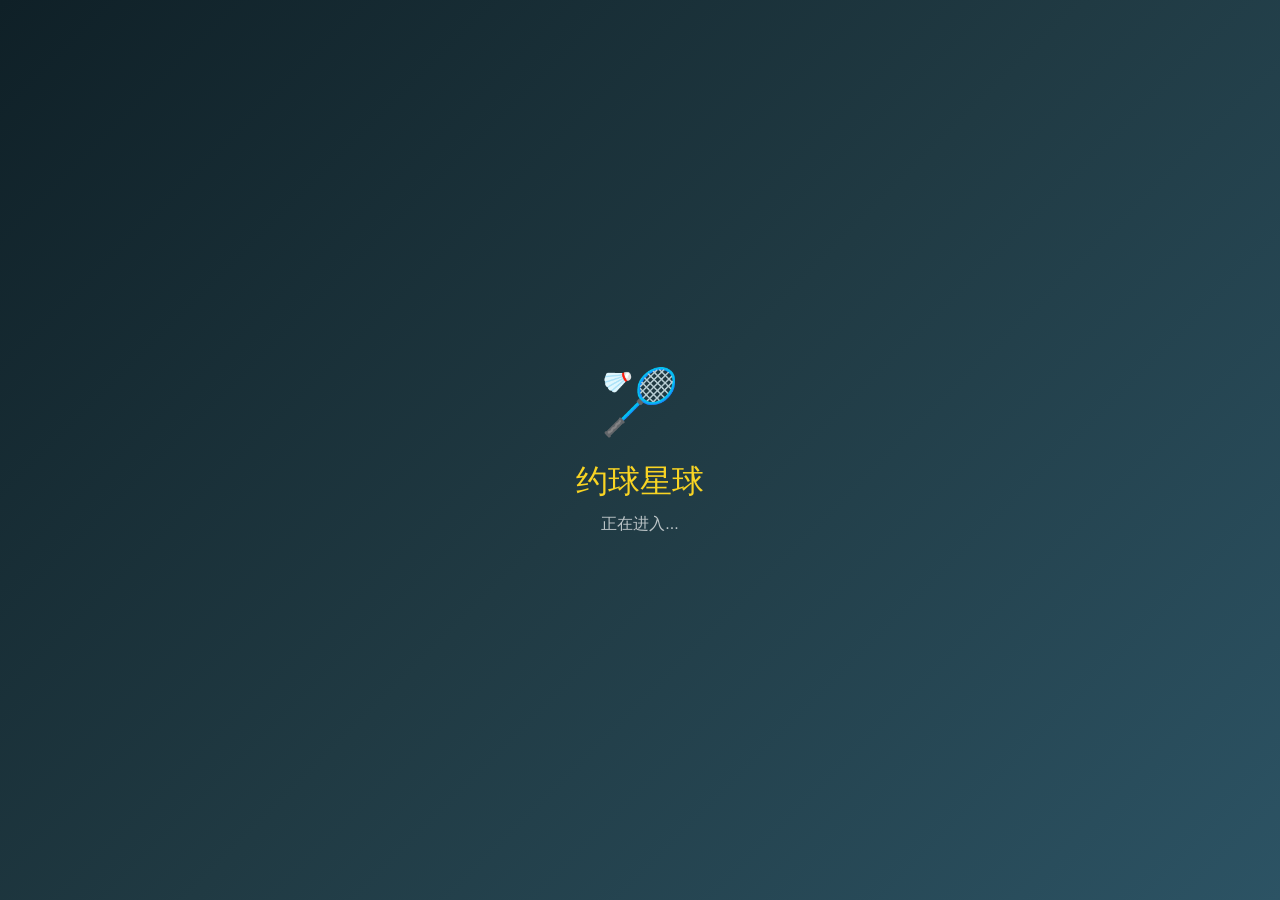
<file: index.html>
<!DOCTYPE html>
<html lang="zh-CN">
<head>
    <meta charset="UTF-8">
    <meta name="viewport" content="width=device-width, initial-scale=1.0">
    <title>约球星球 - 羽毛球智能组局与球馆评价平台</title>
    <link rel="stylesheet" href="styles.css">
    <style>
        body {
            background: linear-gradient(135deg, #0f2027 0%, #203a43 50%, #2c5364 100%);
            min-height: 100vh;
            display: flex;
            justify-content: center;
            align-items: center;
            font-family: 'PingFang SC', 'Microsoft YaHei', sans-serif;
        }
        .loader {
            text-align: center;
            animation: fadeIn 0.5s ease;
        }
        .logo {
            font-size: 4rem;
            margin-bottom: 20px;
            animation: bounce 1s infinite;
        }
        .title {
            color: #f9d423;
            font-size: 2rem;
            margin-bottom: 10px;
        }
        .subtitle {
            color: rgba(255,255,255,0.7);
            font-size: 1rem;
        }
        @keyframes fadeIn {
            from { opacity: 0; }
            to { opacity: 1; }
        }
        @keyframes bounce {
            0%, 100% { transform: translateY(0); }
            50% { transform: translateY(-10px); }
        }
    </style>
</head>
<body>
    <div class="loader">
        <div class="logo">🏸</div>
        <div class="title">约球星球</div>
        <div class="subtitle">正在进入...</div>
    </div>
    <script>
        setTimeout(() => {
            window.location.href = 'yueqiuxingqiu.html';
        }, 1500);
    </script>
</body>
</html>
</file>
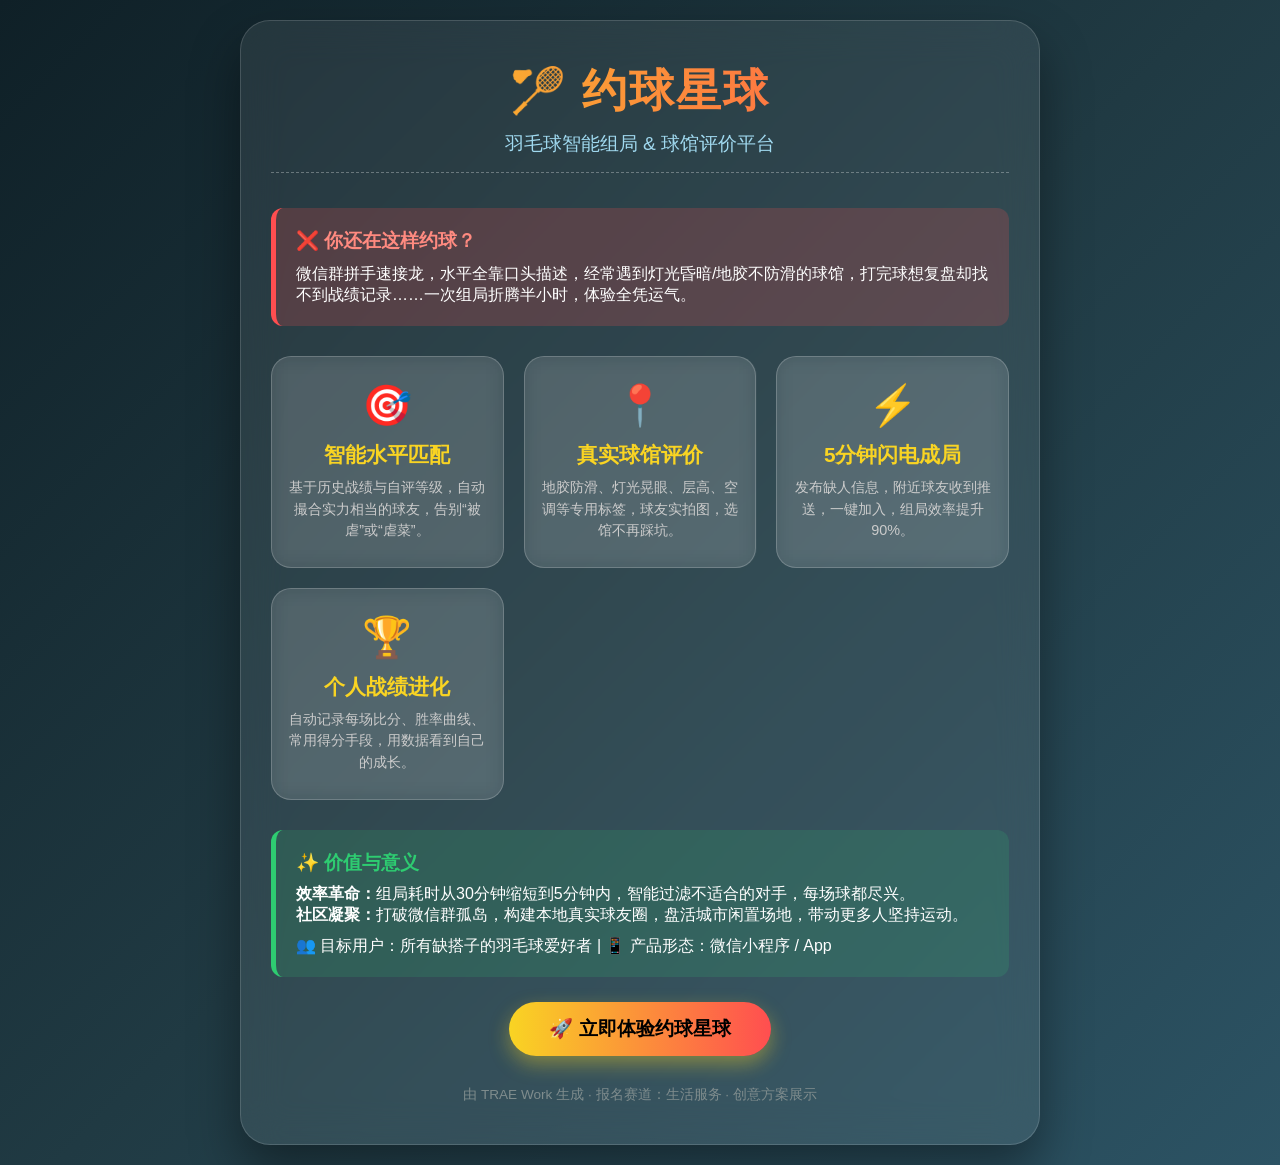
<file: 111.html>
<!DOCTYPE html>
<html lang="zh-CN">
<head>
    <meta charset="UTF-8">
    <meta name="viewport" content="width=device-width, initial-scale=1.0">
    <title>约球星球 - 羽毛球智能组局平台</title>
    <style>
        * {
            margin: 0;
            padding: 0;
            box-sizing: border-box;
            font-family: 'PingFang SC', 'Microsoft YaHei', sans-serif;
        }
        body {
            background: linear-gradient(135deg, #0f2027 0%, #203a43 50%, #2c5364 100%);
            color: #fff;
            min-height: 100vh;
            padding: 20px;
        }
        .container {
            max-width: 800px;
            margin: 0 auto;
            background: rgba(255,255,255,0.08);
            backdrop-filter: blur(20px);
            border-radius: 30px;
            padding: 40px 30px;
            box-shadow: 0 25px 50px rgba(0,0,0,0.4);
            border: 1px solid rgba(255,255,255,0.15);
        }
        h1 {
            font-size: 2.8rem;
            text-align: center;
            margin-bottom: 10px;
            background: linear-gradient(to right, #f9d423, #ff4e50);
            -webkit-background-clip: text;
            -webkit-text-fill-color: transparent;
            font-weight: 900;
            letter-spacing: 2px;
        }
        .subtitle {
            text-align: center;
            font-size: 1.2rem;
            color: #a0d9ef;
            margin-bottom: 35px;
            border-bottom: 1px dashed rgba(255,255,255,0.3);
            padding-bottom: 15px;
        }
        .feature-grid {
            display: grid;
            grid-template-columns: repeat(auto-fit, minmax(200px, 1fr));
            gap: 20px;
            margin: 30px 0;
        }
        .card {
            background: rgba(255,255,255,0.1);
            border-radius: 20px;
            padding: 25px 15px;
            text-align: center;
            backdrop-filter: blur(10px);
            border: 1px solid rgba(255,255,255,0.2);
            transition: transform 0.3s, background 0.3s;
        }
        .card:hover {
            transform: translateY(-8px);
            background: rgba(255,255,255,0.2);
        }
        .card-icon {
            font-size: 2.5rem;
            margin-bottom: 12px;
        }
        .card h3 {
            font-size: 1.3rem;
            margin-bottom: 8px;
            color: #f9d423;
        }
        .card p {
            font-size: 0.9rem;
            color: #ccc;
            line-height: 1.5;
        }
        .pain-point {
            background: rgba(255,77,77,0.2);
            border-left: 5px solid #ff4e50;
            padding: 20px;
            border-radius: 12px;
            margin: 30px 0;
        }
        .pain-point h3 {
            margin-bottom: 10px;
            color: #ff8a80;
        }
        .value {
            background: rgba(46,204,113,0.15);
            border-left: 5px solid #2ecc71;
            padding: 20px;
            border-radius: 12px;
            margin: 25px 0;
        }
        .value h3 {
            color: #2ecc71;
            margin-bottom: 8px;
        }
        .cta {
            text-align: center;
            margin-top: 25px;
        }
        .btn {
            display: inline-block;
            background: linear-gradient(to right, #f9d423, #ff4e50);
            border: none;
            padding: 14px 40px;
            border-radius: 40px;
            font-size: 1.2rem;
            font-weight: bold;
            color: #000;
            cursor: pointer;
            text-decoration: none;
            transition: transform 0.2s, box-shadow 0.2s;
            box-shadow: 0 8px 20px rgba(249,212,35,0.4);
        }
        .btn:hover {
            transform: scale(1.05);
            box-shadow: 0 12px 25px rgba(249,212,35,0.6);
        }
        .footer {
            text-align: center;
            margin-top: 30px;
            color: #7f8c8d;
            font-size: 0.85rem;
        }
    </style>
</head>
<body>
    <div class="container">
        <h1>🏸 约球星球</h1>
        <div class="subtitle">羽毛球智能组局 & 球馆评价平台</div>

        <div class="pain-point">
            <h3>❌ 你还在这样约球？</h3>
            <p>微信群拼手速接龙，水平全靠口头描述，经常遇到灯光昏暗/地胶不防滑的球馆，打完球想复盘却找不到战绩记录……一次组局折腾半小时，体验全凭运气。</p>
        </div>

        <div class="feature-grid">
            <div class="card">
                <div class="card-icon">🎯</div>
                <h3>智能水平匹配</h3>
                <p>基于历史战绩与自评等级，自动撮合实力相当的球友，告别“被虐”或“虐菜”。</p>
            </div>
            <div class="card">
                <div class="card-icon">📍</div>
                <h3>真实球馆评价</h3>
                <p>地胶防滑、灯光晃眼、层高、空调等专用标签，球友实拍图，选馆不再踩坑。</p>
            </div>
            <div class="card">
                <div class="card-icon">⚡</div>
                <h3>5分钟闪电成局</h3>
                <p>发布缺人信息，附近球友收到推送，一键加入，组局效率提升90%。</p>
            </div>
            <div class="card">
                <div class="card-icon">🏆</div>
                <h3>个人战绩进化</h3>
                <p>自动记录每场比分、胜率曲线、常用得分手段，用数据看到自己的成长。</p>
            </div>
        </div>

        <div class="value">
            <h3>✨ 价值与意义</h3>
            <p><strong>效率革命：</strong>组局耗时从30分钟缩短到5分钟内，智能过滤不适合的对手，每场球都尽兴。</p>
            <p><strong>社区凝聚：</strong>打破微信群孤岛，构建本地真实球友圈，盘活城市闲置场地，带动更多人坚持运动。</p>
            <p style="margin-top:10px;">👥 目标用户：所有缺搭子的羽毛球爱好者 | 📱 产品形态：微信小程序 / App</p>
        </div>

        <div class="cta">
            <a href="#" class="btn">🚀 立即体验约球星球</a>
        </div>
        <div class="footer">
            由 TRAE Work 生成 · 报名赛道：生活服务 · 创意方案展示
        </div>
    </div>
</body>
</html>
</file>
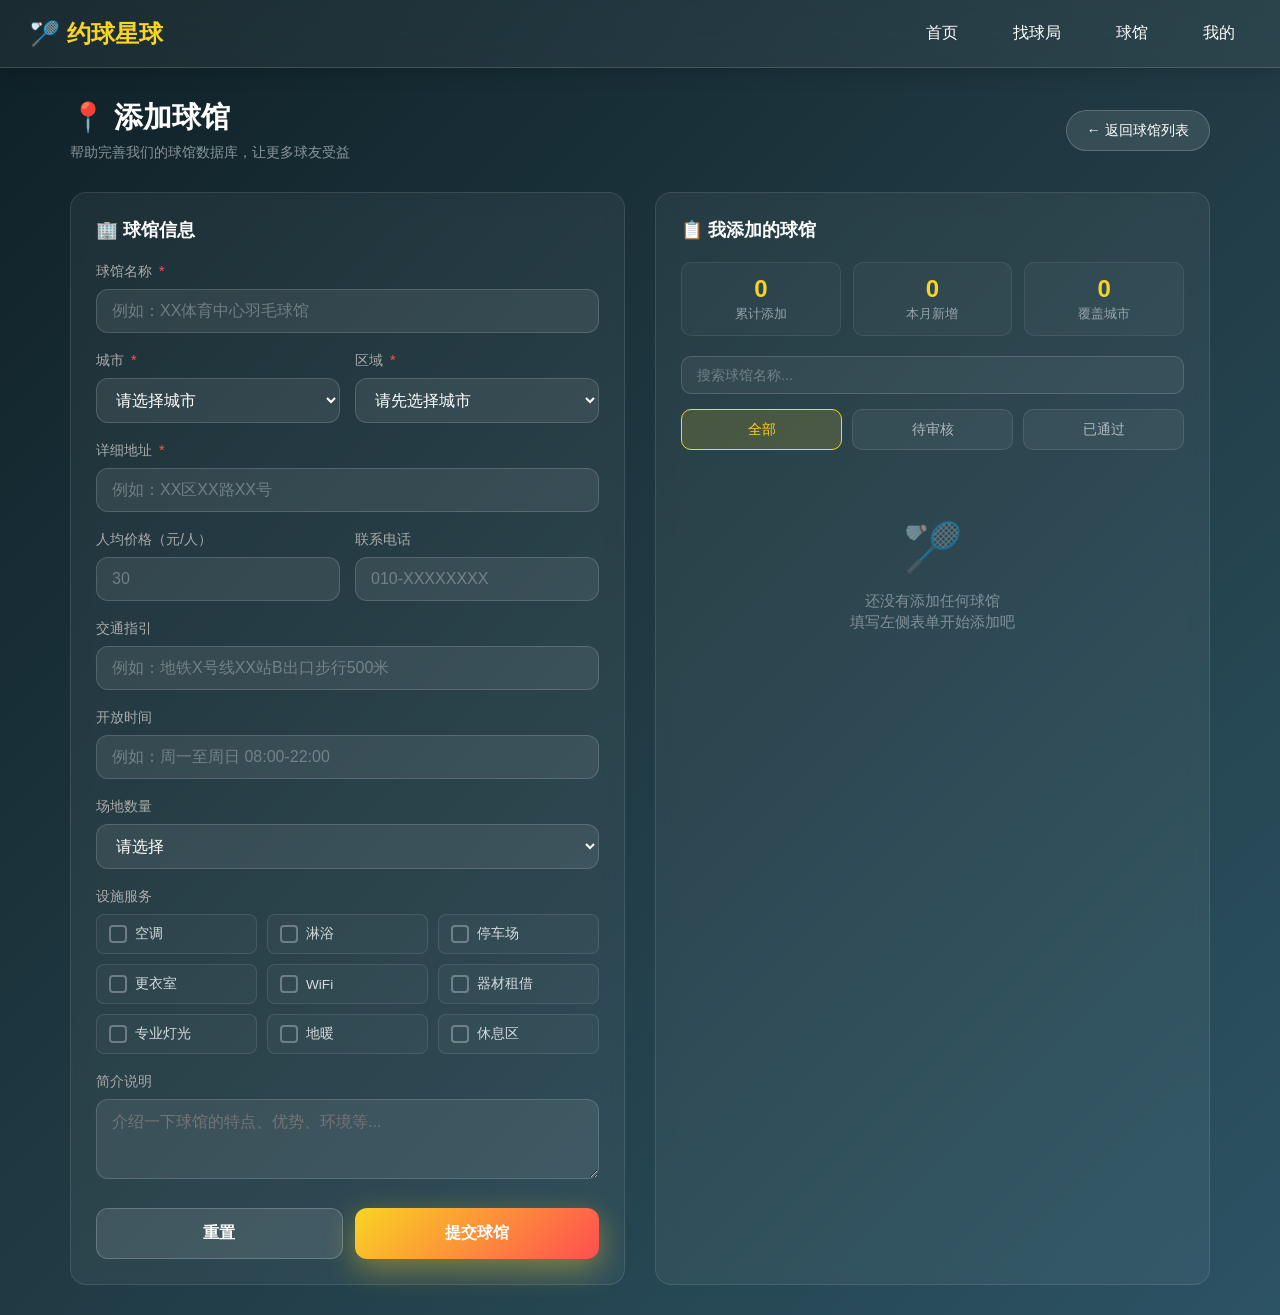
<file: yueqiu-add-court.html>
<!DOCTYPE html>
<html lang="zh-CN">
<head>
    <meta charset="UTF-8">
    <meta name="viewport" content="width=device-width, initial-scale=1.0">
    <title>约球星球 - 添加球馆</title>
    <link rel="stylesheet" href="styles.css">
    <style>
        .page-header {
            display: flex;
            justify-content: space-between;
            align-items: center;
            margin-bottom: 30px;
        }
        
        .page-title {
            font-size: 1.8rem;
            font-weight: bold;
            color: #fff;
        }
        
        .page-subtitle {
            color: rgba(255,255,255,0.5);
            font-size: 0.9rem;
            margin-top: 5px;
        }
        
        .btn-back {
            display: inline-flex;
            align-items: center;
            gap: 8px;
            padding: 10px 20px;
            background: rgba(255,255,255,0.1);
            border: 1px solid rgba(255,255,255,0.2);
            border-radius: 25px;
            color: #fff;
            text-decoration: none;
            font-size: 0.9rem;
            transition: all 0.3s;
            cursor: pointer;
        }
        
        .btn-back:hover {
            background: rgba(255,255,255,0.2);
            border-color: var(--primary-color);
        }
        
        .content-grid {
            display: grid;
            grid-template-columns: 1fr 1fr;
            gap: 30px;
        }
        
        .card {
            background: rgba(255,255,255,0.05);
            border-radius: 16px;
            padding: 25px;
            border: 1px solid rgba(255,255,255,0.1);
        }
        
        .card-title {
            font-size: 1.1rem;
            font-weight: bold;
            color: #fff;
            margin-bottom: 20px;
            display: flex;
            align-items: center;
            gap: 10px;
        }
        
        .form-group {
            margin-bottom: 18px;
        }
        
        .form-label {
            display: block;
            color: rgba(255,255,255,0.7);
            font-size: 0.9rem;
            margin-bottom: 8px;
        }
        
        .form-label .required {
            color: #ff4e50;
            margin-left: 3px;
        }
        
        .form-input {
            width: 100%;
            background: rgba(255,255,255,0.05);
            border: 1px solid rgba(255,255,255,0.15);
            border-radius: 10px;
            padding: 12px 15px;
            color: #fff;
            font-size: 0.95rem;
            outline: none;
            transition: border-color 0.3s;
            box-sizing: border-box;
        }
        
        .form-input:focus {
            border-color: var(--primary-color);
        }
        
        .form-input::placeholder {
            color: rgba(255,255,255,0.3);
        }
        
        .form-row {
            display: grid;
            grid-template-columns: repeat(2, 1fr);
            gap: 15px;
        }
        
        .form-select {
            width: 100%;
            background: rgba(255,255,255,0.05);
            border: 1px solid rgba(255,255,255,0.15);
            border-radius: 10px;
            padding: 12px 15px;
            color: #fff;
            font-size: 0.95rem;
            outline: none;
            cursor: pointer;
            transition: border-color 0.3s;
        }
        
        .form-select:focus {
            border-color: var(--primary-color);
        }
        
        .form-select option {
            background: #1a1a2e;
            color: #fff;
        }
        
        .form-textarea {
            width: 100%;
            min-height: 100px;
            background: rgba(255,255,255,0.05);
            border: 1px solid rgba(255,255,255,0.15);
            border-radius: 10px;
            padding: 12px 15px;
            color: #fff;
            font-size: 0.95rem;
            outline: none;
            resize: vertical;
            font-family: inherit;
            transition: border-color 0.3s;
            box-sizing: border-box;
        }
        
        .form-textarea:focus {
            border-color: var(--primary-color);
        }
        
        .form-checkbox-group {
            display: grid;
            grid-template-columns: repeat(3, 1fr);
            gap: 10px;
        }
        
        .form-checkbox-item {
            display: flex;
            align-items: center;
            gap: 8px;
            padding: 10px 12px;
            background: rgba(255,255,255,0.03);
            border: 1px solid rgba(255,255,255,0.1);
            border-radius: 8px;
            cursor: pointer;
            transition: all 0.3s;
        }
        
        .form-checkbox-item:hover {
            background: rgba(255,255,255,0.08);
        }
        
        .form-checkbox-item.checked {
            background: rgba(249,212,35,0.15);
            border-color: var(--primary-color);
        }
        
        .form-checkbox-item input {
            display: none;
        }
        
        .form-checkbox-item .checkmark {
            width: 18px;
            height: 18px;
            border: 2px solid rgba(255,255,255,0.3);
            border-radius: 4px;
            display: flex;
            align-items: center;
            justify-content: center;
            transition: all 0.3s;
        }
        
        .form-checkbox-item.checked .checkmark {
            background: var(--primary-color);
            border-color: var(--primary-color);
        }
        
        .form-checkbox-item.checked .checkmark::after {
            content: '✓';
            color: #000;
            font-size: 12px;
            font-weight: bold;
        }
        
        .form-checkbox-item .label-text {
            color: rgba(255,255,255,0.8);
            font-size: 0.85rem;
        }
        
        .form-actions {
            display: flex;
            gap: 12px;
            margin-top: 25px;
        }
        
        .btn {
            flex: 1;
            padding: 14px 20px;
            border-radius: 12px;
            font-size: 1rem;
            font-weight: bold;
            cursor: pointer;
            transition: all 0.3s;
            border: none;
        }
        
        .btn-primary {
            background: linear-gradient(135deg, #f9d423, #ff4e50);
            color: #fff;
        }
        
        .btn-primary:hover {
            transform: translateY(-2px);
            box-shadow: 0 5px 20px rgba(249,212,35,0.3);
        }
        
        .btn-secondary {
            background: rgba(255,255,255,0.1);
            border: 1px solid rgba(255,255,255,0.2);
            color: #fff;
        }
        
        .btn-secondary:hover {
            background: rgba(255,255,255,0.15);
        }
        
        .court-list {
            max-height: 600px;
            overflow-y: auto;
        }
        
        .court-list::-webkit-scrollbar {
            width: 6px;
        }
        
        .court-list::-webkit-scrollbar-track {
            background: rgba(255,255,255,0.05);
            border-radius: 3px;
        }
        
        .court-list::-webkit-scrollbar-thumb {
            background: rgba(255,255,255,0.2);
            border-radius: 3px;
        }
        
        .court-item {
            background: rgba(255,255,255,0.03);
            border: 1px solid rgba(255,255,255,0.08);
            border-radius: 12px;
            padding: 15px;
            margin-bottom: 12px;
            transition: all 0.3s;
        }
        
        .court-item:hover {
            background: rgba(255,255,255,0.06);
            border-color: rgba(249,212,35,0.3);
        }
        
        .court-item-header {
            display: flex;
            justify-content: space-between;
            align-items: flex-start;
            margin-bottom: 10px;
        }
        
        .court-item-name {
            color: #fff;
            font-weight: bold;
            font-size: 1rem;
        }
        
        .court-item-badge {
            padding: 3px 10px;
            border-radius: 12px;
            font-size: 0.75rem;
            background: rgba(249,212,35,0.2);
            color: #f9d423;
        }
        
        .court-item-info {
            color: rgba(255,255,255,0.6);
            font-size: 0.85rem;
            line-height: 1.6;
            margin-bottom: 10px;
        }
        
        .court-item-facilities {
            display: flex;
            flex-wrap: wrap;
            gap: 6px;
            margin-bottom: 10px;
        }
        
        .facility-tag {
            padding: 3px 8px;
            background: rgba(255,255,255,0.08);
            border-radius: 6px;
            font-size: 0.75rem;
            color: rgba(255,255,255,0.6);
        }
        
        .court-item-actions {
            display: flex;
            gap: 8px;
        }
        
        .court-item-btn {
            flex: 1;
            padding: 8px;
            border-radius: 8px;
            font-size: 0.85rem;
            cursor: pointer;
            border: none;
            transition: all 0.3s;
            text-align: center;
        }
        
        .court-item-btn.edit {
            background: rgba(96,165,250,0.2);
            color: #60a5fa;
            border: 1px solid rgba(96,165,250,0.3);
        }
        
        .court-item-btn.edit:hover {
            background: rgba(96,165,250,0.3);
        }
        
        .court-item-btn.delete {
            background: rgba(231,76,60,0.2);
            color: #e74c3c;
            border: 1px solid rgba(231,76,60,0.3);
        }
        
        .court-item-btn.delete:hover {
            background: rgba(231,76,60,0.3);
        }
        
        .empty-list {
            text-align: center;
            padding: 50px 20px;
            color: rgba(255,255,255,0.4);
        }
        
        .empty-list-icon {
            font-size: 3rem;
            margin-bottom: 15px;
        }
        
        .empty-list-text {
            font-size: 0.95rem;
        }
        
        .search-bar {
            display: flex;
            gap: 10px;
            margin-bottom: 15px;
        }
        
        .search-input {
            flex: 1;
            background: rgba(255,255,255,0.05);
            border: 1px solid rgba(255,255,255,0.15);
            border-radius: 10px;
            padding: 10px 15px;
            color: #fff;
            font-size: 0.9rem;
            outline: none;
        }
        
        .search-input:focus {
            border-color: var(--primary-color);
        }
        
        .search-input::placeholder {
            color: rgba(255,255,255,0.3);
        }
        
        .tab-bar {
            display: flex;
            gap: 10px;
            margin-bottom: 20px;
        }
        
        .tab-item {
            flex: 1;
            padding: 10px;
            background: rgba(255,255,255,0.05);
            border: 1px solid rgba(255,255,255,0.1);
            border-radius: 10px;
            text-align: center;
            cursor: pointer;
            transition: all 0.3s;
            color: rgba(255,255,255,0.6);
            font-size: 0.9rem;
        }
        
        .tab-item.active {
            background: rgba(249,212,35,0.15);
            border-color: var(--primary-color);
            color: #f9d423;
        }
        
        .tab-item:hover:not(.active) {
            background: rgba(255,255,255,0.1);
        }
        
        .stats-bar {
            display: grid;
            grid-template-columns: repeat(3, 1fr);
            gap: 12px;
            margin-bottom: 20px;
        }
        
        .stat-item {
            background: rgba(255,255,255,0.03);
            border: 1px solid rgba(255,255,255,0.08);
            border-radius: 10px;
            padding: 12px;
            text-align: center;
        }
        
        .stat-value {
            color: #f9d423;
            font-size: 1.5rem;
            font-weight: bold;
        }
        
        .stat-label {
            color: rgba(255,255,255,0.5);
            font-size: 0.8rem;
            margin-top: 3px;
        }
        
        @media (max-width: 900px) {
            .content-grid {
                grid-template-columns: 1fr;
            }
            .form-row {
                grid-template-columns: 1fr;
            }
            .form-checkbox-group {
                grid-template-columns: repeat(2, 1fr);
            }
        }
        
        @keyframes slideDown {
            from { transform: translateY(-20px); opacity: 0; }
            to { transform: translateY(0); opacity: 1; }
        }
        
        @keyframes slideUp {
            from { transform: translateY(0); opacity: 1; }
            to { transform: translateY(-20px); opacity: 0; }
        }
        
        .toast {
            position: fixed;
            top: 20px;
            left: 50%;
            transform: translateX(-50%);
            background: rgba(46, 204, 113, 0.95);
            color: #fff;
            padding: 12px 24px;
            border-radius: 25px;
            z-index: 99999;
            font-size: 0.95rem;
            animation: slideDown 0.3s ease;
        }
        
        .toast.error {
            background: rgba(231, 76, 60, 0.95);
        }
        
        .modal-overlay {
            position: fixed;
            top: 0;
            left: 0;
            right: 0;
            bottom: 0;
            background: rgba(0,0,0,0.7);
            display: flex;
            align-items: center;
            justify-content: center;
            z-index: 2000;
            opacity: 0;
            visibility: hidden;
            transition: all 0.3s;
        }
        
        .modal-overlay.active {
            opacity: 1;
            visibility: visible;
        }
        
        .modal {
            background: #1a1a2e;
            border-radius: 16px;
            width: 90%;
            max-width: 500px;
            max-height: 90vh;
            overflow-y: auto;
            transform: scale(0.9);
            transition: transform 0.3s;
        }
        
        .modal-overlay.active .modal {
            transform: scale(1);
        }
        
        .modal-header {
            padding: 20px 25px;
            border-bottom: 1px solid rgba(255,255,255,0.1);
            display: flex;
            justify-content: space-between;
            align-items: center;
            font-size: 1.1rem;
            font-weight: bold;
            color: #fff;
        }
        
        .modal-header .close-btn {
            cursor: pointer;
            color: rgba(255,255,255,0.5);
            font-size: 1.2rem;
            transition: color 0.3s;
        }
        
        .modal-header .close-btn:hover {
            color: #fff;
        }
        
        .modal-body {
            padding: 25px;
        }
    </style>
</head>
<body>
    <div class="nav-bar">
        <div class="logo">🏸 约球星球</div>
        <div class="nav-links">
            <a href="yueqiuxingqiu.html">首页</a>
            <a href="yueqiu-group.html">找球局</a>
            <a href="yueqiu-court.html">球馆</a>
            <a href="yueqiu-profile.html">我的</a>
        </div>
    </div>

    <div class="container">
        <div class="page-header">
            <div>
                <div class="page-title">📍 添加球馆</div>
                <div class="page-subtitle">帮助完善我们的球馆数据库，让更多球友受益</div>
            </div>
            <a href="yueqiu-court.html" class="btn-back">← 返回球馆列表</a>
        </div>

        <div class="content-grid">
            <div class="card">
                <div class="card-title">🏢 球馆信息</div>
                
                <form id="court-form">
                    <div class="form-group">
                        <label class="form-label">球馆名称 <span class="required">*</span></label>
                        <input type="text" class="form-input" id="court-name" placeholder="例如：XX体育中心羽毛球馆" maxlength="50">
                    </div>
                    
                    <div class="form-row">
                        <div class="form-group">
                            <label class="form-label">城市 <span class="required">*</span></label>
                            <select class="form-select" id="court-city" onchange="updateDistricts()">
                                <option value="">请选择城市</option>
                                <option value="北京">北京</option>
                                <option value="上海">上海</option>
                                <option value="深圳">深圳</option>
                                <option value="广州">广州</option>
                                <option value="成都">成都</option>
                                <option value="杭州">杭州</option>
                                <option value="武汉">武汉</option>
                                <option value="南京">南京</option>
                                <option value="西安">西安</option>
                                <option value="重庆">重庆</option>
                                <option value="天津">天津</option>
                                <option value="苏州">苏州</option>
                                <option value="青岛">青岛</option>
                                <option value="长沙">长沙</option>
                                <option value="郑州">郑州</option>
                                <option value="东莞">东莞</option>
                                <option value="福州">福州</option>
                                <option value="厦门">厦门</option>
                                <option value="其他">其他城市</option>
                            </select>
                        </div>
                        <div class="form-group">
                            <label class="form-label">区域 <span class="required">*</span></label>
                            <select class="form-select" id="court-district">
                                <option value="">请先选择城市</option>
                            </select>
                        </div>
                    </div>
                    
                    <div class="form-group">
                        <label class="form-label">详细地址 <span class="required">*</span></label>
                        <input type="text" class="form-input" id="court-address" placeholder="例如：XX区XX路XX号" maxlength="100">
                    </div>
                    
                    <div class="form-row">
                        <div class="form-group">
                            <label class="form-label">人均价格（元/人）</label>
                            <input type="number" class="form-input" id="court-price" placeholder="30" min="0" max="500">
                        </div>
                        <div class="form-group">
                            <label class="form-label">联系电话</label>
                            <input type="tel" class="form-input" id="court-phone" placeholder="010-XXXXXXXX" maxlength="20">
                        </div>
                    </div>
                    
                    <div class="form-group">
                        <label class="form-label">交通指引</label>
                        <input type="text" class="form-input" id="court-transit" placeholder="例如：地铁X号线XX站B出口步行500米" maxlength="100">
                    </div>
                    
                    <div class="form-group">
                        <label class="form-label">开放时间</label>
                        <input type="text" class="form-input" id="court-hours" placeholder="例如：周一至周日 08:00-22:00" maxlength="50">
                    </div>
                    
                    <div class="form-group">
                        <label class="form-label">场地数量</label>
                        <select class="form-select" id="court-count">
                            <option value="">请选择</option>
                            <option value="1-4片">1-4片</option>
                            <option value="5-8片">5-8片</option>
                            <option value="9-12片">9-12片</option>
                            <option value="13-20片">13-20片</option>
                            <option value="20片以上">20片以上</option>
                        </select>
                    </div>
                    
                    <div class="form-group">
                        <label class="form-label">设施服务</label>
                        <div class="form-checkbox-group" id="facilities-group">
                            <div class="form-checkbox-item" onclick="toggleCheck(this)">
                                <input type="checkbox" name="facility" value="空调">
                                <span class="checkmark"></span>
                                <span class="label-text">空调</span>
                            </div>
                            <div class="form-checkbox-item" onclick="toggleCheck(this)">
                                <input type="checkbox" name="facility" value="淋浴">
                                <span class="checkmark"></span>
                                <span class="label-text">淋浴</span>
                            </div>
                            <div class="form-checkbox-item" onclick="toggleCheck(this)">
                                <input type="checkbox" name="facility" value="停车场">
                                <span class="checkmark"></span>
                                <span class="label-text">停车场</span>
                            </div>
                            <div class="form-checkbox-item" onclick="toggleCheck(this)">
                                <input type="checkbox" name="facility" value="更衣室">
                                <span class="checkmark"></span>
                                <span class="label-text">更衣室</span>
                            </div>
                            <div class="form-checkbox-item" onclick="toggleCheck(this)">
                                <input type="checkbox" name="facility" value="WiFi">
                                <span class="checkmark"></span>
                                <span class="label-text">WiFi</span>
                            </div>
                            <div class="form-checkbox-item" onclick="toggleCheck(this)">
                                <input type="checkbox" name="facility" value="器材租借">
                                <span class="checkmark"></span>
                                <span class="label-text">器材租借</span>
                            </div>
                            <div class="form-checkbox-item" onclick="toggleCheck(this)">
                                <input type="checkbox" name="facility" value="专业灯光">
                                <span class="checkmark"></span>
                                <span class="label-text">专业灯光</span>
                            </div>
                            <div class="form-checkbox-item" onclick="toggleCheck(this)">
                                <input type="checkbox" name="facility" value="地暖">
                                <span class="checkmark"></span>
                                <span class="label-text">地暖</span>
                            </div>
                            <div class="form-checkbox-item" onclick="toggleCheck(this)">
                                <input type="checkbox" name="facility" value="休息区">
                                <span class="checkmark"></span>
                                <span class="label-text">休息区</span>
                            </div>
                        </div>
                    </div>
                    
                    <div class="form-group">
                        <label class="form-label">简介说明</label>
                        <textarea class="form-textarea" id="court-desc" placeholder="介绍一下球馆的特点、优势、环境等..." maxlength="300"></textarea>
                    </div>
                    
                    <div class="form-actions">
                        <button type="button" class="btn btn-secondary" onclick="resetForm()">重置</button>
                        <button type="submit" class="btn btn-primary">提交球馆</button>
                    </div>
                </form>
            </div>
            
            <div class="card">
                <div class="card-title">📋 我添加的球馆</div>
                
                <div class="stats-bar" id="stats-bar">
                    <div class="stat-item">
                        <div class="stat-value" id="stat-total">0</div>
                        <div class="stat-label">累计添加</div>
                    </div>
                    <div class="stat-item">
                        <div class="stat-value" id="stat-this-month">0</div>
                        <div class="stat-label">本月新增</div>
                    </div>
                    <div class="stat-item">
                        <div class="stat-value" id="stat-cities">0</div>
                        <div class="stat-label">覆盖城市</div>
                    </div>
                </div>
                
                <div class="search-bar">
                    <input type="text" class="search-input" id="search-input" placeholder="搜索球馆名称..." oninput="filterCourts()">
                </div>
                
                <div class="tab-bar">
                    <div class="tab-item active" onclick="switchTab('all')">全部</div>
                    <div class="tab-item" onclick="switchTab('pending')">待审核</div>
                    <div class="tab-item" onclick="switchTab('approved')">已通过</div>
                </div>
                
                <div class="court-list" id="court-list">
                    <div class="empty-list">
                        <div class="empty-list-icon">🏸</div>
                        <div class="empty-list-text">还没有添加任何球馆<br>填写左侧表单开始添加吧</div>
                    </div>
                </div>
            </div>
        </div>
    </div>
    
    <div class="modal-overlay" id="edit-modal">
        <div class="modal">
            <div class="modal-header">
                编辑球馆
                <div class="close-btn" onclick="closeEditModal()">✕</div>
            </div>
            <div class="modal-body" id="edit-modal-body">
            </div>
        </div>
    </div>

    <script>
        const cityDistrictMap = {
            '北京': ['东城区', '西城区', '朝阳区', '海淀区', '丰台区', '石景山区', '通州区', '顺义区', '大兴区', '昌平区', '房山区', '门头沟区', '平谷区', '怀柔区', '密云区', '延庆区'],
            '上海': ['黄浦区', '徐汇区', '长宁区', '静安区', '普陀区', '虹口区', '杨浦区', '闵行区', '宝山区', '嘉定区', '浦东新区', '金山区', '松江区', '青浦区', '奉贤区', '崇明区'],
            '深圳': ['福田区', '罗湖区', '南山区', '盐田区', '宝安区', '龙岗区', '龙华区', '坪山区', '光明区', '大鹏新区'],
            '广州': ['越秀区', '海珠区', '荔湾区', '天河区', '白云区', '黄埔区', '番禺区', '花都区', '南沙区', '增城区', '从化区'],
            '成都': ['锦江区', '青羊区', '金牛区', '武侯区', '成华区', '龙泉驿区', '青白江区', '新都区', '温江区', '双流区', '郫都区', '大邑县', '蒲江县', '新津县', '简阳市', '都江堰市', '彭州市', '邛崃市', '崇州市'],
            '杭州': ['上城区', '下城区', '江干区', '拱墅区', '西湖区', '滨江区', '萧山区', '余杭区', '富阳区', '临安区', '桐庐县', '淳安县'],
            '武汉': ['江岸区', '江汉区', '硚口区', '汉阳区', '武昌区', '青山区', '洪山区', '东西湖区', '汉南区', '蔡甸区', '江夏区', '黄陂区', '新洲区'],
            '南京': ['玄武区', '秦淮区', '建邺区', '鼓楼区', '栖霞区', '雨花台区', '江宁区', '浦口区', '六合区', '溧水区', '高淳区'],
            '西安': ['新城区', '碑林区', '莲湖区', '灞桥区', '未央区', '雁塔区', '阎良区', '临潼区', '长安区', '高陵区', '鄠邑区', '蓝田县', '周至县'],
            '重庆': ['万州区', '渝中区', '江北区', '沙坪坝区', '九龙坡区', '南岸区', '北碚区', '渝北区', '巴南区', '涪陵区', '长寿区', '璧山区', '开州区', '梁平区', '武隆区'],
            '天津': ['和平区', '河东区', '河西区', '南开区', '河北区', '红桥区', '东丽区', '西青区', '津南区', '北辰区', '武清区', '宝坻区', '滨海新区', '宁河区', '静海区', '蓟州区'],
            '苏州': ['姑苏区', '虎丘区', '吴中区', '相城区', '工业园区', '高新区', '吴江区', '常熟市', '张家港市', '昆山市', '太仓市'],
            '青岛': ['市南区', '市北区', '黄岛区', '崂山区', '李沧区', '城阳区', '即墨区', '胶州市', '平度市', '莱西市'],
            '长沙': ['芙蓉区', '天心区', '岳麓区', '开福区', '雨花区', '望城区', '长沙县', '浏阳市', '宁乡市'],
            '郑州': ['中原区', '二七区', '管城区', '金水区', '上街区', '惠济区', '中牟县', '巩义市', '荥阳市', '新密市', '新郑市', '登封市'],
            '东莞': ['莞城区', '南城区', '东城区', '万江区', '石碣镇', '石龙镇', '茶山镇', '石排镇', '企石镇', '横沥镇', '桥头镇', '谢岗镇', '东坑镇', '常平镇', '寮步镇', '大朗镇', '麻涌镇', '中堂镇', '高埗镇', '樟木头镇', '大岭山镇', '望牛墩镇', '黄江镇', '洪梅镇', '清溪镇', '沙田镇', '道滘镇', '塘厦镇', '虎门镇', '厚街镇', '长安镇'],
            '福州': ['鼓楼区', '台江区', '仓山区', '马尾区', '晋安区', '长乐区', '闽侯县', '连江县', '罗源县', '闽清县', '永泰县', '平潭县', '福清市'],
            '厦门': ['思明区', '海沧区', '湖里区', '集美区', '同安区', '翔安区'],
            '其他': ['其他']
        };

        let editingCourtId = null;
        let currentTab = 'all';
        let searchKeyword = '';

        function updateDistricts() {
            const city = document.getElementById('court-city').value;
            const districtSelect = document.getElementById('court-district');
            districtSelect.innerHTML = '<option value="">请选择区域</option>';
            
            if (city && cityDistrictMap[city]) {
                cityDistrictMap[city].forEach(district => {
                    const option = document.createElement('option');
                    option.value = district;
                    option.textContent = district;
                    districtSelect.appendChild(option);
                });
            }
        }

        function toggleCheck(el) {
            el.classList.toggle('checked');
            const input = el.querySelector('input');
            input.checked = !input.checked;
        }

        function showToast(message, type) {
            const typeClass = type === 'error' ? ' error' : '';
            const toast = document.createElement('div');
            toast.className = 'toast' + typeClass;
            toast.textContent = message;
            document.body.appendChild(toast);
            setTimeout(() => {
                toast.style.animation = 'slideUp 0.3s ease';
                setTimeout(() => toast.remove(), 300);
            }, 2000);
        }

        function resetForm() {
            document.getElementById('court-form').reset();
            document.querySelectorAll('.form-checkbox-item.checked').forEach(el => {
                el.classList.remove('checked');
                el.querySelector('input').checked = false;
            });
            document.getElementById('court-district').innerHTML = '<option value="">请先选择城市</option>';
        }

        function getFormData() {
            const name = document.getElementById('court-name').value.trim();
            const city = document.getElementById('court-city').value;
            const district = document.getElementById('court-district').value;
            const address = document.getElementById('court-address').value.trim();
            const price = document.getElementById('court-price').value;
            const phone = document.getElementById('court-phone').value.trim();
            const transit = document.getElementById('court-transit').value.trim();
            const hours = document.getElementById('court-hours').value.trim();
            const courtCount = document.getElementById('court-count').value;
            const desc = document.getElementById('court-desc').value.trim();
            
            const facilities = [];
            document.querySelectorAll('#facilities-group input:checked').forEach(input => {
                facilities.push(input.value);
            });
            
            return {
                id: 'COURT' + Date.now(),
                name,
                city,
                district,
                address,
                price: price ? parseInt(price) : 0,
                phone,
                transit,
                hours,
                courtCount,
                facilities,
                desc,
                status: 'approved',
                createTime: Date.now(),
                creator: localStorage.getItem('yueqiu_username') || '匿名用户'
            };
        }

        function validateForm(data) {
            if (!data.name) {
                showToast('请输入球馆名称', 'error');
                return false;
            }
            if (!data.city) {
                showToast('请选择城市', 'error');
                return false;
            }
            if (!data.district) {
                showToast('请选择区域', 'error');
                return false;
            }
            if (!data.address) {
                showToast('请输入详细地址', 'error');
                return false;
            }
            return true;
        }

        document.getElementById('court-form').addEventListener('submit', function(e) {
            e.preventDefault();
            const data = getFormData();
            
            if (!validateForm(data)) return;
            
            const courts = JSON.parse(localStorage.getItem('myAddedCourts') || '[]');
            courts.unshift(data);
            localStorage.setItem('myAddedCourts', JSON.stringify(courts));
            
            resetForm();
            renderCourtList();
            updateStats();
            
            showToast('球馆提交成功！等待审核通过');
        });

        function getCourts() {
            return JSON.parse(localStorage.getItem('myAddedCourts') || '[]');
        }

        function updateStats() {
            const courts = getCourts();
            const now = new Date();
            const thisMonth = now.getFullYear() + '-' + String(now.getMonth() + 1).padStart(2, '0');
            
            const thisMonthCount = courts.filter(c => {
                const d = new Date(c.createTime);
                const m = d.getFullYear() + '-' + String(d.getMonth() + 1).padStart(2, '0');
                return m === thisMonth;
            }).length;
            
            const cities = new Set(courts.map(c => c.city)).size;
            
            document.getElementById('stat-total').textContent = courts.length;
            document.getElementById('stat-this-month').textContent = thisMonthCount;
            document.getElementById('stat-cities').textContent = cities;
        }

        function filterCourts() {
            searchKeyword = document.getElementById('search-input').value.trim().toLowerCase();
            renderCourtList();
        }

        function switchTab(tab) {
            currentTab = tab;
            document.querySelectorAll('.tab-item').forEach(t => t.classList.remove('active'));
            event.target.classList.add('active');
            renderCourtList();
        }

        function renderCourtList() {
            let courts = getCourts();
            
            if (currentTab === 'pending') {
                courts = courts.filter(c => c.status === 'pending');
            } else if (currentTab === 'approved') {
                courts = courts.filter(c => c.status === 'approved');
            }
            
            if (searchKeyword) {
                courts = courts.filter(c => 
                    c.name.toLowerCase().includes(searchKeyword) ||
                    c.city.toLowerCase().includes(searchKeyword) ||
                    c.district.toLowerCase().includes(searchKeyword)
                );
            }
            
            const container = document.getElementById('court-list');
            
            if (courts.length === 0) {
                container.innerHTML = `
                    <div class="empty-list">
                        <div class="empty-list-icon">🏸</div>
                        <div class="empty-list-text">${searchKeyword ? '没有找到匹配的球馆' : '还没有添加任何球馆<br>填写左侧表单开始添加吧'}</div>
                    </div>
                `;
                return;
            }
            
            container.innerHTML = courts.map(court => {
                const statusMap = {
                    'pending': { text: '待审核', class: 'background: rgba(251,191,36,0.2); color: #fbb36b;' },
                    'approved': { text: '已通过', class: 'background: rgba(46,204,113,0.2); color: #2ecc71;' }
                };
                const status = statusMap[court.status] || statusMap['pending'];
                
                const facilitiesHtml = court.facilities.map(f => 
                    `<span class="facility-tag">${f}</span>`
                ).join('');
                
                const date = new Date(court.createTime);
                const dateStr = `${date.getFullYear()}-${String(date.getMonth()+1).padStart(2,'0')}-${String(date.getDate()).padStart(2,'0')}`;
                
                return `
                    <div class="court-item">
                        <div class="court-item-header">
                            <div class="court-item-name">${court.name}</div>
                            <div class="court-item-badge" style="${status.class}">${status.text}</div>
                        </div>
                        <div class="court-item-info">
                            📍 ${court.city} ${court.district} ${court.address}<br>
                            ${court.price > 0 ? '💰 人均约' + court.price + '元' : ''} ${court.phone ? '📞 ' + court.phone : ''}
                        </div>
                        ${court.facilities.length > 0 ? `<div class="court-item-facilities">${facilitiesHtml}</div>` : ''}
                        <div style="color: rgba(255,255,255,0.3); font-size: 0.75rem; margin-bottom: 10px;">添加于 ${dateStr}</div>
                        <div class="court-item-actions">
                            ${court.status === 'pending' ? `
                                <button class="court-item-btn edit" onclick="approveCourt('${court.id}')">✓ 通过</button>
                                <button class="court-item-btn delete" onclick="rejectCourt('${court.id}')">✕ 驳回</button>
                            ` : ''}
                            ${court.status === 'approved' ? `
                                <button class="court-item-btn edit" onclick="editCourt('${court.id}')">编辑</button>
                                <button class="court-item-btn delete" onclick="revokeCourt('${court.id}')">撤回</button>
                            ` : ''}
                        </div>
                    </div>
                `;
            }).join('');
        }

        function deleteCourt(id) {
            if (!confirm('确定要删除这条球馆记录吗？')) return;
            let courts = getCourts();
            courts = courts.filter(c => c.id !== id);
            localStorage.setItem('myAddedCourts', JSON.stringify(courts));
            renderCourtList();
            updateStats();
            showToast('球馆已删除');
        }

        function approveCourt(id) {
            if (!confirm('确定审核通过这个球馆吗？通过后将显示在球馆列表中。')) return;
            let courts = getCourts();
            const idx = courts.findIndex(c => c.id === id);
            if (idx !== -1) {
                courts[idx].status = 'approved';
                courts[idx].approveTime = Date.now();
                localStorage.setItem('myAddedCourts', JSON.stringify(courts));
                renderCourtList();
                updateStats();
                showToast('球馆审核通过！');
            }
        }

        function rejectCourt(id) {
            if (!confirm('确定驳回这个球馆吗？球馆将被直接删除。')) return;
            let courts = getCourts();
            courts = courts.filter(c => c.id !== id);
            localStorage.setItem('myAddedCourts', JSON.stringify(courts));
            renderCourtList();
            updateStats();
            showToast('球馆已删除');
        }

        function revokeCourt(id) {
            if (!confirm('确定撤回通过状态吗？球馆将不再显示在列表中。')) return;
            let courts = getCourts();
            const idx = courts.findIndex(c => c.id === id);
            if (idx !== -1) {
                courts[idx].status = 'pending';
                localStorage.setItem('myAddedCourts', JSON.stringify(courts));
                renderCourtList();
                updateStats();
                showToast('已撤回通过状态');
            }
        }

        function editCourt(id) {
            const courts = getCourts();
            const court = courts.find(c => c.id === id);
            if (!court) return;
            
            editingCourtId = id;
            
            const districtOptions = cityDistrictMap[court.city] ? cityDistrictMap[court.city].map(d => 
                `<option value="${d}" ${d === court.district ? 'selected' : ''}>${d}</option>`
            ).join('') : '';
            
            const facilityItems = document.querySelectorAll('#facilities-group .form-checkbox-item');
            facilityItems.forEach(item => {
                const value = item.querySelector('input').value;
                item.classList.remove('checked');
                item.querySelector('input').checked = false;
                if (court.facilities.includes(value)) {
                    item.classList.add('checked');
                    item.querySelector('input').checked = true;
                }
            });
            
            document.getElementById('edit-modal-body').innerHTML = `
                <form id="edit-court-form">
                    <div class="form-group">
                        <label class="form-label">球馆名称 <span class="required">*</span></label>
                        <input type="text" class="form-input" id="edit-name" value="${court.name}" maxlength="50">
                    </div>
                    
                    <div class="form-row">
                        <div class="form-group">
                            <label class="form-label">城市 <span class="required">*</span></label>
                            <select class="form-select" id="edit-city" onchange="updateEditDistricts()">
                                <option value="">请选择城市</option>
                                ${Object.keys(cityDistrictMap).map(city => 
                                    `<option value="${city}" ${city === court.city ? 'selected' : ''}>${city}</option>`
                                ).join('')}
                            </select>
                        </div>
                        <div class="form-group">
                            <label class="form-label">区域 <span class="required">*</span></label>
                            <select class="form-select" id="edit-district">
                                ${districtOptions}
                            </select>
                        </div>
                    </div>
                    
                    <div class="form-group">
                        <label class="form-label">详细地址 <span class="required">*</span></label>
                        <input type="text" class="form-input" id="edit-address" value="${court.address}" maxlength="100">
                    </div>
                    
                    <div class="form-row">
                        <div class="form-group">
                            <label class="form-label">人均价格（元/人）</label>
                            <input type="number" class="form-input" id="edit-price" value="${court.price || ''}" min="0" max="500">
                        </div>
                        <div class="form-group">
                            <label class="form-label">联系电话</label>
                            <input type="tel" class="form-input" id="edit-phone" value="${court.phone || ''}" maxlength="20">
                        </div>
                    </div>
                    
                    <div class="form-group">
                        <label class="form-label">交通指引</label>
                        <input type="text" class="form-input" id="edit-transit" value="${court.transit || ''}" maxlength="100">
                    </div>
                    
                    <div class="form-group">
                        <label class="form-label">开放时间</label>
                        <input type="text" class="form-input" id="edit-hours" value="${court.hours || ''}" maxlength="50">
                    </div>
                    
                    <div class="form-group">
                        <label class="form-label">场地数量</label>
                        <select class="form-select" id="edit-count">
                            <option value="">请选择</option>
                            <option value="1-4片" ${court.courtCount === '1-4片' ? 'selected' : ''}>1-4片</option>
                            <option value="5-8片" ${court.courtCount === '5-8片' ? 'selected' : ''}>5-8片</option>
                            <option value="9-12片" ${court.courtCount === '9-12片' ? 'selected' : ''}>9-12片</option>
                            <option value="13-20片" ${court.courtCount === '13-20片' ? 'selected' : ''}>13-20片</option>
                            <option value="20片以上" ${court.courtCount === '20片以上' ? 'selected' : ''}>20片以上</option>
                        </select>
                    </div>
                    
                    <div class="form-group">
                        <label class="form-label">简介说明</label>
                        <textarea class="form-textarea" id="edit-desc" maxlength="300">${court.desc || ''}</textarea>
                    </div>
                    
                    <div class="form-actions">
                        <button type="button" class="btn btn-secondary" onclick="closeEditModal()">取消</button>
                        <button type="submit" class="btn btn-primary">保存修改</button>
                    </div>
                </form>
            `;
            
            document.getElementById('edit-modal').classList.add('active');
            document.body.style.overflow = 'hidden';
            
            document.getElementById('edit-court-form').addEventListener('submit', function(e) {
                e.preventDefault();
                saveCourtEdit();
            });
        }

        function updateEditDistricts() {
            const city = document.getElementById('edit-city').value;
            const districtSelect = document.getElementById('edit-district');
            districtSelect.innerHTML = '<option value="">请选择区域</option>';
            
            if (city && cityDistrictMap[city]) {
                cityDistrictMap[city].forEach(district => {
                    const option = document.createElement('option');
                    option.value = district;
                    option.textContent = district;
                    districtSelect.appendChild(option);
                });
            }
        }

        function saveCourtEdit() {
            const courts = getCourts();
            const idx = courts.findIndex(c => c.id === editingCourtId);
            if (idx === -1) return;
            
            const name = document.getElementById('edit-name').value.trim();
            const city = document.getElementById('edit-city').value;
            const district = document.getElementById('edit-district').value;
            const address = document.getElementById('edit-address').value.trim();
            const price = document.getElementById('edit-price').value;
            const phone = document.getElementById('edit-phone').value.trim();
            const transit = document.getElementById('edit-transit').value.trim();
            const hours = document.getElementById('edit-hours').value.trim();
            const courtCount = document.getElementById('edit-count').value;
            const desc = document.getElementById('edit-desc').value.trim();
            
            const facilities = [];
            document.querySelectorAll('#facilities-group input:checked').forEach(input => {
                facilities.push(input.value);
            });
            
            if (!name || !city || !district || !address) {
                showToast('请填写必填项', 'error');
                return;
            }
            
            courts[idx] = {
                ...courts[idx],
                name,
                city,
                district,
                address,
                price: price ? parseInt(price) : 0,
                phone,
                transit,
                hours,
                courtCount,
                facilities,
                desc,
                updateTime: Date.now()
            };
            
            localStorage.setItem('myAddedCourts', JSON.stringify(courts));
            closeEditModal();
            renderCourtList();
            updateStats();
            showToast('修改已保存');
        }

        function closeEditModal() {
            document.getElementById('edit-modal').classList.remove('active');
            document.body.style.overflow = 'auto';
            editingCourtId = null;
        }

        window.onload = function() {
            updateStats();
            renderCourtList();
        };
    </script>
    <script>
    // 返回顶部按钮
    (function initBackToTop() {
        const btn = document.createElement('div');
        btn.className = 'back-to-top';
        btn.innerHTML = '↑';
        btn.onclick = function() { window.scrollTo({ top: 0, behavior: 'smooth' }); };
        document.body.appendChild(btn);

        window.addEventListener('scroll', function() {
            if (window.scrollY > 400) {
                btn.classList.add('visible');
            } else {
                btn.classList.remove('visible');
            }
        });
    })();
    </script>
</body>
</html>
</file>
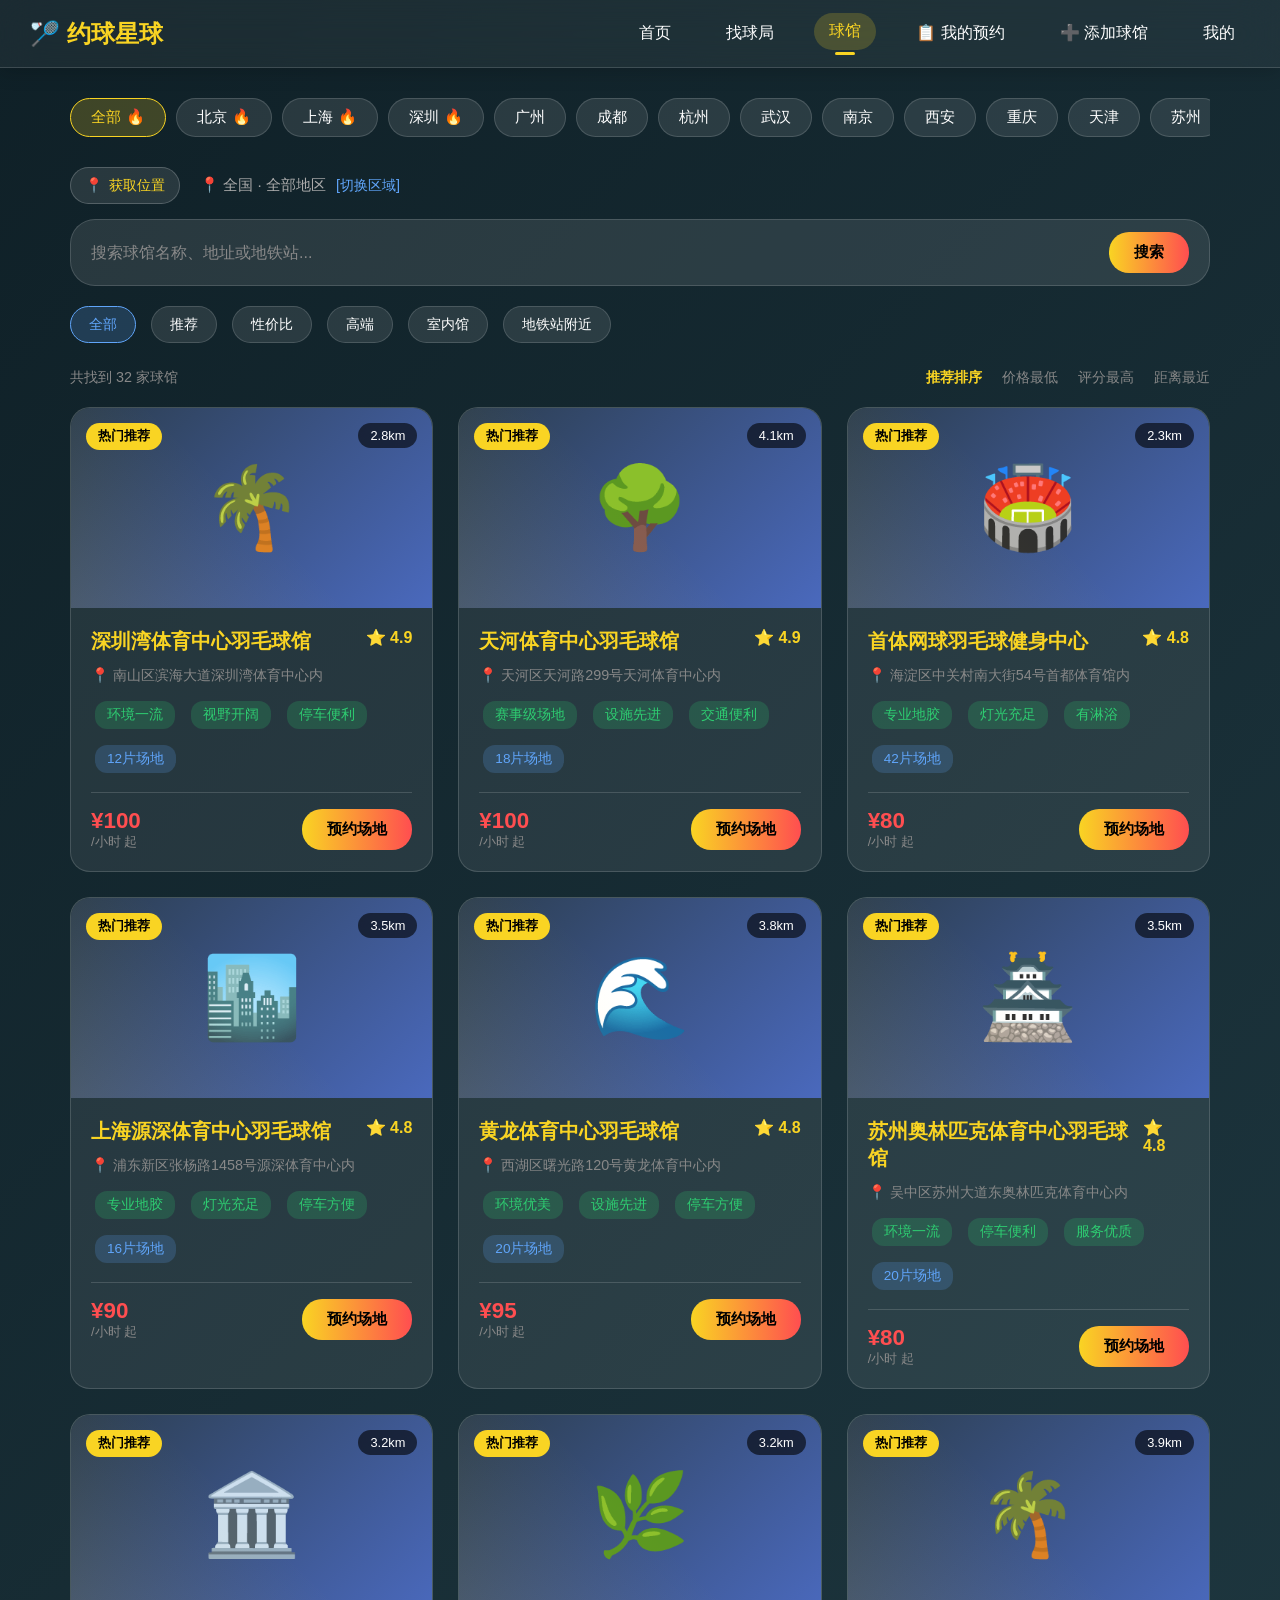
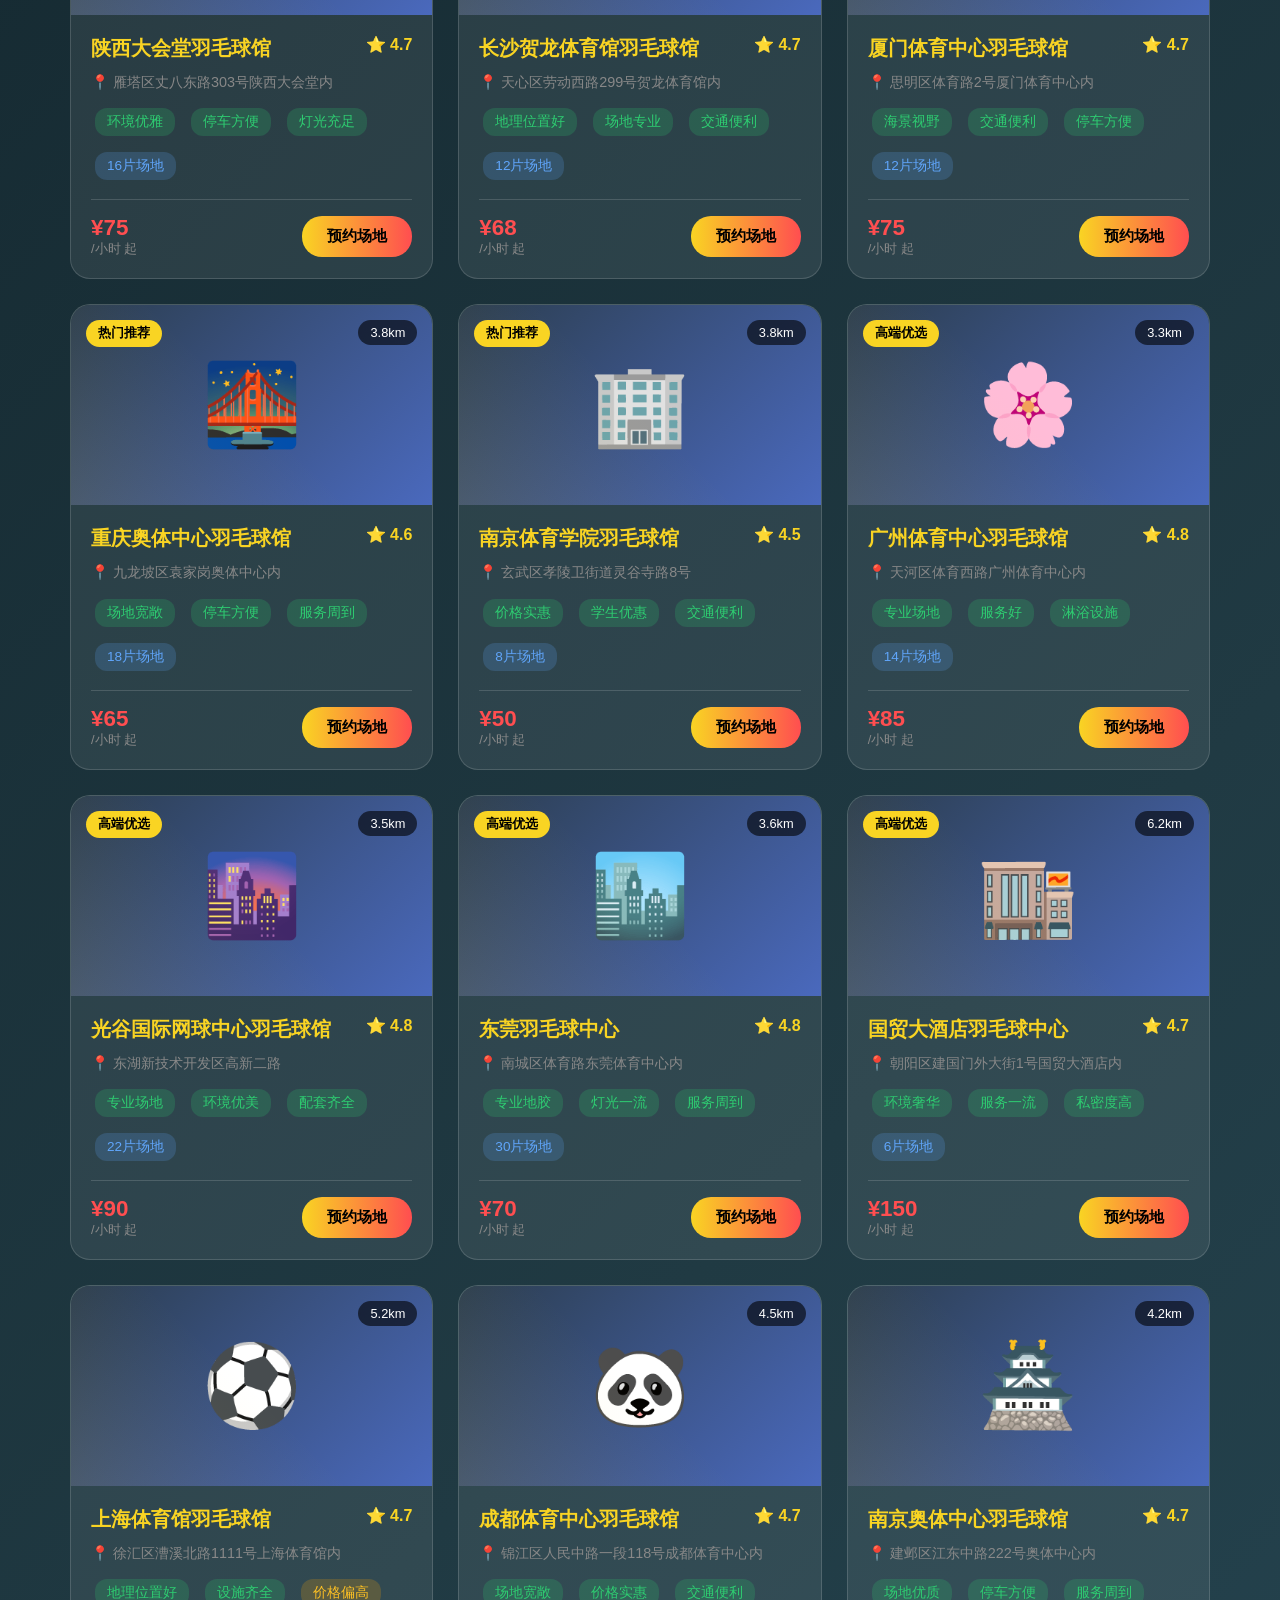
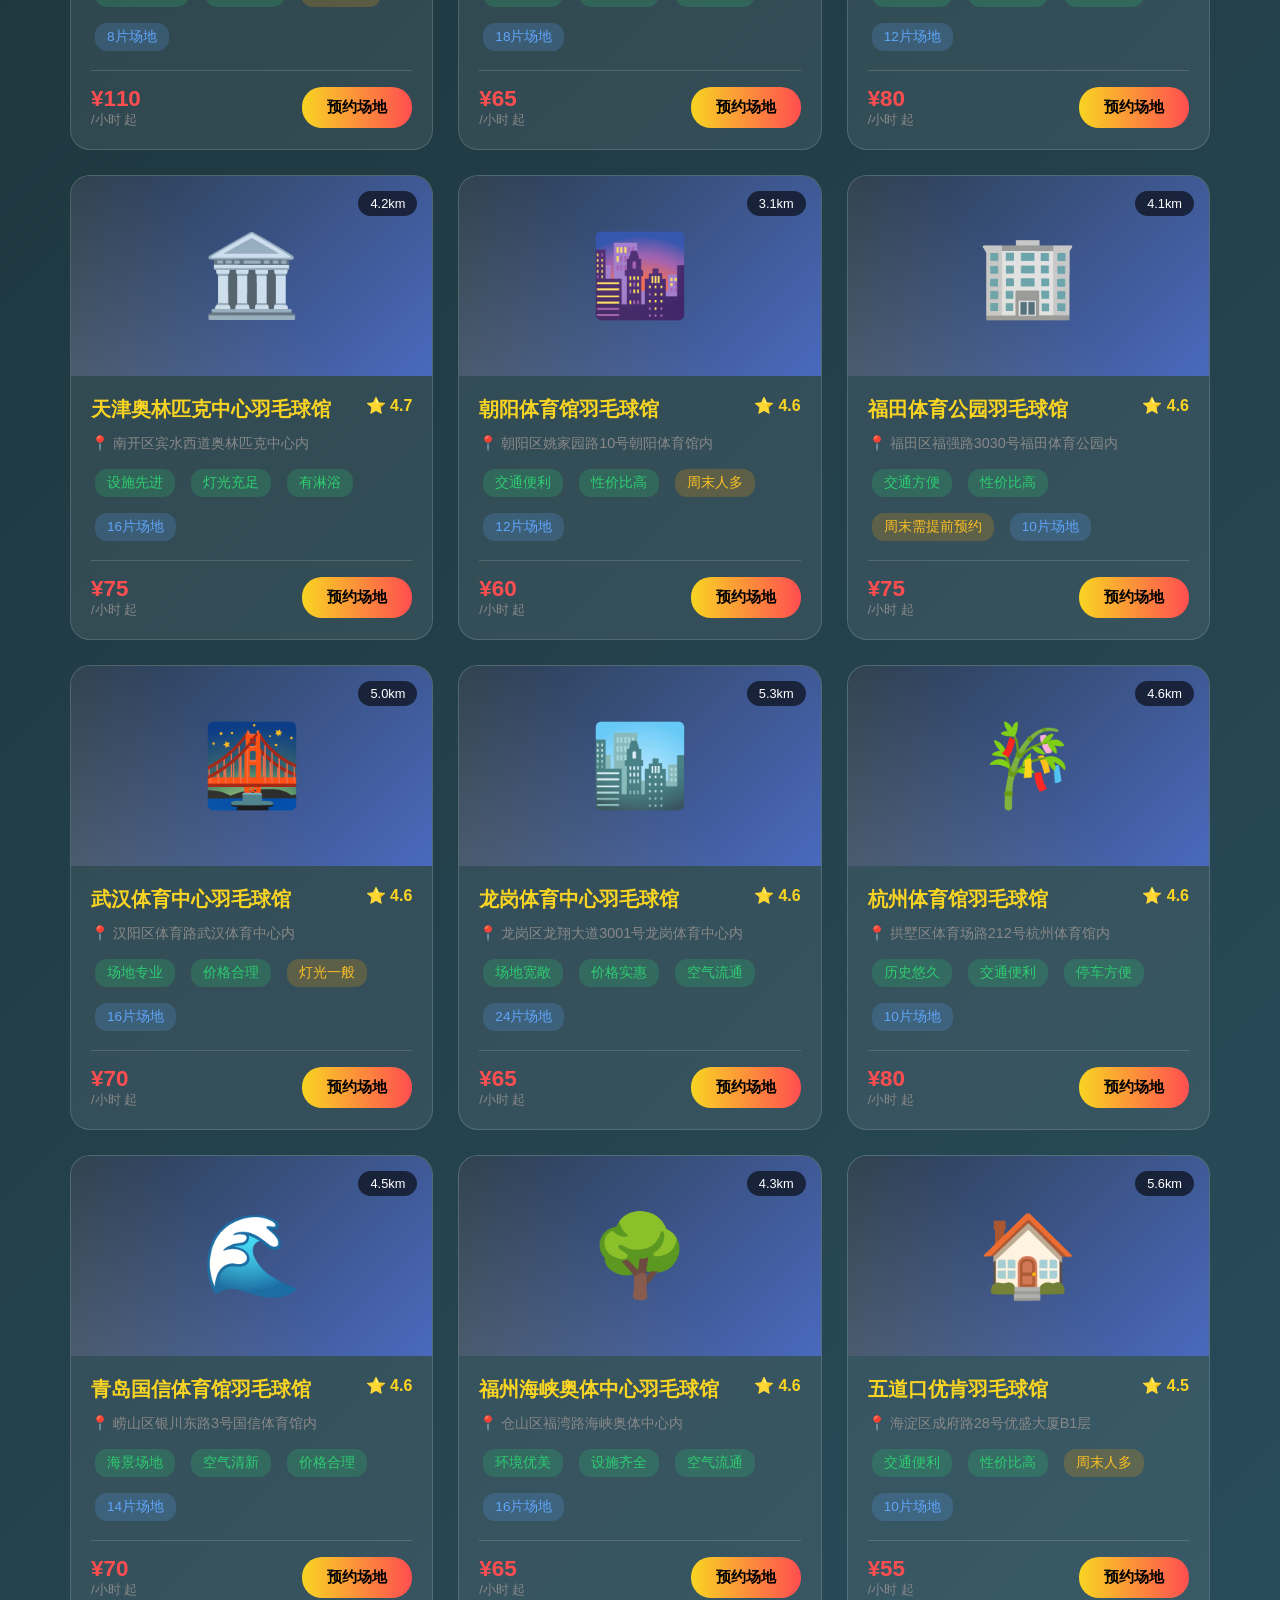
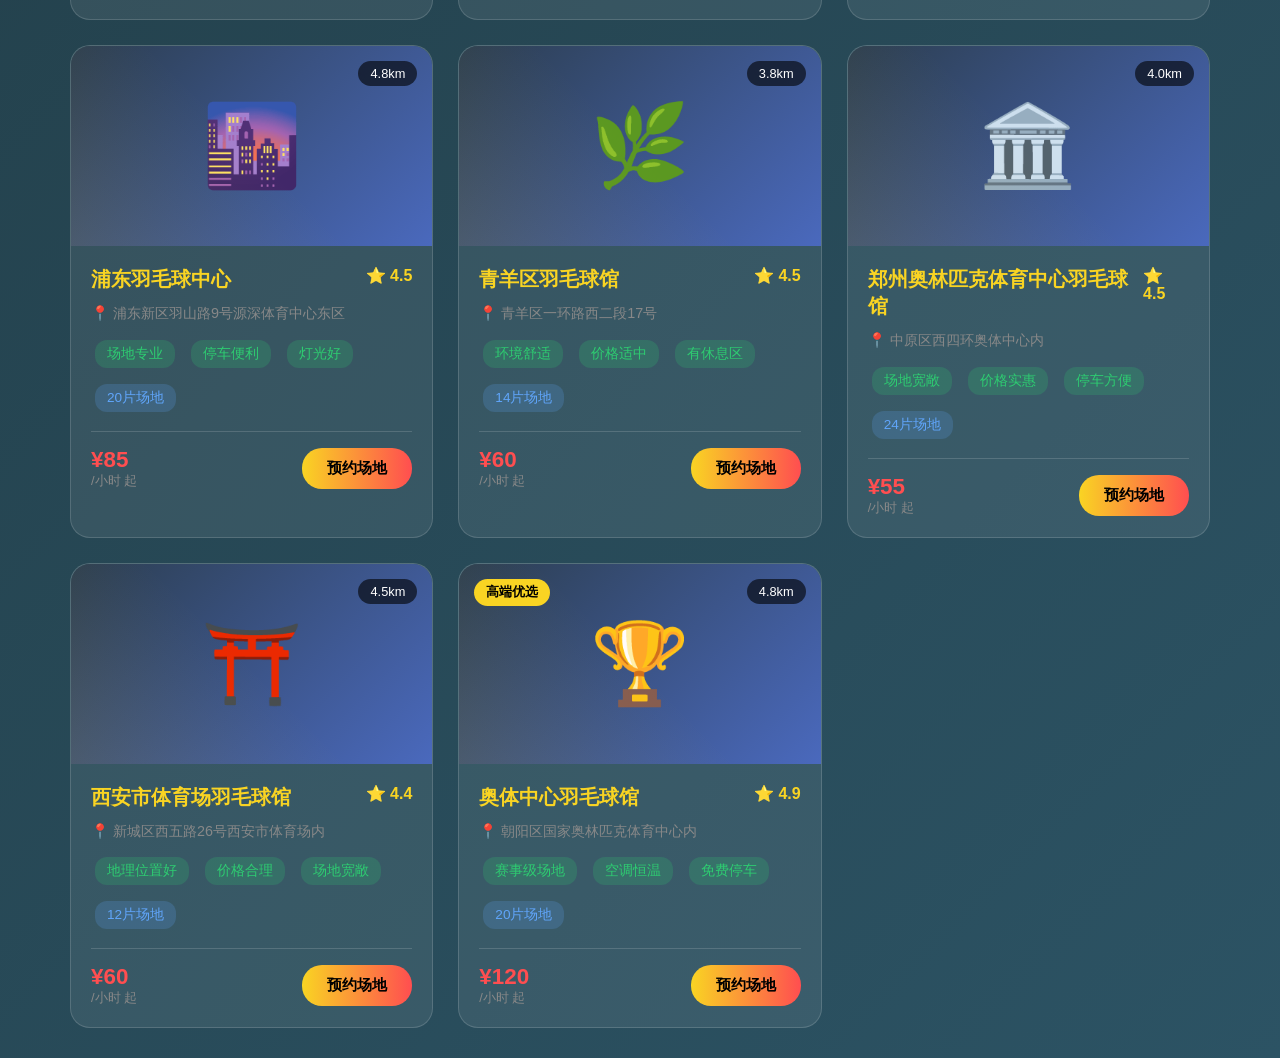
<file: yueqiu-court.html>
<!DOCTYPE html>
<html lang="zh-CN">
<head>
    <meta charset="UTF-8">
    <meta name="viewport" content="width=device-width, initial-scale=1.0">
    <title>约球星球 - 球馆</title>
    <link rel="stylesheet" href="styles.css">
    <style>
        .city-tabs {
            display: flex;
            gap: 10px;
            margin-bottom: 20px;
            overflow-x: auto;
            padding-bottom: 10px;
        }
        
        .city-tab {
            background: rgba(255,255,255,0.1);
            border: 1px solid var(--dark-border);
            border-radius: 20px;
            padding: 8px 20px;
            cursor: pointer;
            transition: all 0.3s;
            font-size: 0.95rem;
            white-space: nowrap;
        }
        
        .city-tab.active,
        .city-tab:hover {
            background: rgba(249,212,35,0.2);
            border-color: var(--primary-color);
            color: var(--primary-color);
        }
        
        .city-tab.hot {
            position: relative;
        }
        
        .city-tab.hot::after {
            content: '🔥';
            margin-left: 5px;
        }
        
        .search-bar {
            background: rgba(255,255,255,0.1);
            border: 1px solid var(--dark-border);
            border-radius: 25px;
            padding: 12px 20px;
            display: flex;
            gap: 15px;
            margin-bottom: 20px;
        }
        
        .search-bar input {
            flex: 1;
            background: transparent;
            border: none;
            color: #fff;
            font-size: 1rem;
            outline: none;
        }
        
        .search-bar input::placeholder {
            color: #888;
        }
        
        .search-bar button {
            background: linear-gradient(to right, var(--primary-color), var(--secondary-color));
            border: none;
            padding: 10px 25px;
            border-radius: 20px;
            font-size: 0.95rem;
            font-weight: bold;
            color: #000;
            cursor: pointer;
            transition: transform 0.2s;
        }
        
        .search-bar button:hover {
            transform: scale(1.05);
        }
        
        .location-bar {
            display: flex;
            align-items: center;
            gap: 10px;
            margin-bottom: 15px;
            color: #aaa;
            font-size: 0.95rem;
        }
        
        .location-bar .change-location {
            color: var(--info-color);
            cursor: pointer;
            font-size: 0.9rem;
        }
        
        .modal select {
            appearance: none;
            background-image: url("data:image/svg+xml,%3Csvg xmlns='http://www.w3.org/2000/svg' width='24' height='24' viewBox='0 0 24 24' fill='none' stroke='%23888' stroke-width='2' stroke-linecap='round' stroke-linejoin='round'%3E%3Cpolyline points='6 9 12 15 18 9'%3E%3C/polyline%3E%3C/svg%3E");
            background-repeat: no-repeat;
            background-position: right 12px center;
            background-size: 16px;
        }
        
        .modal select option {
            background: #1a1a2e;
            color: #fff;
            padding: 8px;
        }
        
        .location-btn {
            display: flex;
            align-items: center;
            gap: 6px;
            padding: 8px 14px;
            background: rgba(255,255,255,0.1);
            border: 1px solid rgba(255,255,255,0.2);
            border-radius: 20px;
            color: var(--primary-color);
            font-size: 0.9rem;
            cursor: pointer;
            transition: all 0.3s;
            margin-right: 10px;
        }
        
        .location-btn:hover {
            background: rgba(249,212,35,0.2);
            border-color: var(--primary-color);
        }
        
        .location-btn.loading {
            color: #888;
            pointer-events: none;
        }
        
        .location-icon {
            animation: pulse 2s infinite;
        }
        
        @keyframes pulse {
            0%, 100% { opacity: 1; }
            50% { opacity: 0.5; }
        }
        
        .filter-row {
            display: flex;
            gap: 15px;
            margin-bottom: 25px;
            flex-wrap: wrap;
        }
        
        .filter-tag {
            background: rgba(255,255,255,0.1);
            border: 1px solid var(--dark-border);
            border-radius: 20px;
            padding: 8px 18px;
            cursor: pointer;
            transition: all 0.3s;
            font-size: 0.9rem;
        }
        
        .filter-tag.active,
        .filter-tag:hover {
            background: rgba(96,165,250,0.2);
            border-color: var(--info-color);
            color: var(--info-color);
        }
        
        .sort-bar {
            display: flex;
            justify-content: space-between;
            align-items: center;
            margin-bottom: 20px;
            font-size: 0.9rem;
            color: #888;
        }
        
        .sort-options {
            display: flex;
            gap: 20px;
        }
        
        .sort-option {
            cursor: pointer;
            transition: color 0.3s;
        }
        
        .sort-option.active {
            color: var(--primary-color);
            font-weight: 600;
        }
        
        .court-grid {
            display: grid;
            grid-template-columns: repeat(auto-fit, minmax(350px, 1fr));
            gap: 25px;
        }
        
        .court-card {
            background: var(--dark-card);
            border-radius: 20px;
            overflow: hidden;
            border: 1px solid var(--dark-border);
            transition: all 0.3s;
            cursor: pointer;
        }
        
        .court-card:hover {
            transform: translateY(-8px);
            box-shadow: 0 20px 40px rgba(0,0,0,0.3);
        }
        
        .court-image {
            height: 200px;
            background: linear-gradient(135deg, #2c3e50, #4a69bd);
            display: flex;
            align-items: center;
            justify-content: center;
            font-size: 5rem;
            position: relative;
            overflow: hidden;
        }
        
        .court-image::before {
            content: '';
            position: absolute;
            top: 0;
            left: 0;
            right: 0;
            bottom: 0;
            background: linear-gradient(45deg, rgba(249,212,35,0.1) 0%, transparent 50%);
        }
        
        .court-image .court-badge {
            position: absolute;
            top: 15px;
            left: 15px;
            background: var(--primary-color);
            color: #000;
            padding: 5px 12px;
            border-radius: 15px;
            font-size: 0.8rem;
            font-weight: bold;
        }
        
        .court-image .distance {
            position: absolute;
            top: 15px;
            right: 15px;
            background: rgba(0,0,0,0.6);
            color: #fff;
            padding: 5px 12px;
            border-radius: 15px;
            font-size: 0.8rem;
            backdrop-filter: blur(10px);
        }
        
        .court-info {
            padding: 20px;
        }
        
        .court-header {
            display: flex;
            justify-content: space-between;
            align-items: flex-start;
            margin-bottom: 10px;
        }
        
        .court-name {
            font-size: 1.25rem;
            font-weight: bold;
            color: var(--primary-color);
        }
        
        .court-rating {
            display: flex;
            align-items: center;
            gap: 5px;
            color: var(--primary-color);
            font-weight: bold;
            font-size: 1rem;
        }
        
        .court-location {
            color: #888;
            font-size: 0.9rem;
            margin-bottom: 12px;
            line-height: 1.4;
        }
        
        .court-tags {
            display: flex;
            flex-wrap: wrap;
            gap: 8px;
            margin-bottom: 15px;
        }
        
        .court-footer {
            display: flex;
            justify-content: space-between;
            align-items: center;
            padding-top: 15px;
            border-top: 1px solid var(--dark-border);
        }
        
        .price-info {
            display: flex;
            flex-direction: column;
        }
        
        .price {
            font-size: 1.4rem;
            font-weight: bold;
            color: var(--secondary-color);
        }
        
        .price-unit {
            font-size: 0.8rem;
            color: #888;
        }
        
        .book-btn {
            background: linear-gradient(to right, var(--primary-color), var(--secondary-color));
            border: none;
            padding: 10px 25px;
            border-radius: 20px;
            font-size: 0.95rem;
            font-weight: bold;
            color: #000;
            cursor: pointer;
            transition: transform 0.2s;
        }
        
        .book-btn:hover {
            transform: scale(1.05);
            box-shadow: 0 5px 15px rgba(249,212,35,0.4);
        }
        
        .modal-header {
            height: 250px;
            background: linear-gradient(135deg, #2c3e50, #4a69bd);
            display: flex;
            align-items: center;
            justify-content: center;
            font-size: 6rem;
            position: relative;
        }
        
        .modal-header .close-btn {
            position: absolute;
            top: 15px;
            right: 15px;
            width: 40px;
            height: 40px;
            border-radius: 50%;
            background: rgba(0,0,0,0.5);
            display: flex;
            align-items: center;
            justify-content: center;
            cursor: pointer;
            font-size: 1.2rem;
            z-index: 10;
        }
        
        .modal-body {
            padding: 30px;
        }
        
        .modal-title {
            display: flex;
            justify-content: space-between;
            align-items: flex-start;
            margin-bottom: 10px;
        }
        
        .modal-title h2 {
            font-size: 1.6rem;
            color: var(--primary-color);
        }
        
        .modal-location {
            color: #888;
            margin-bottom: 20px;
            line-height: 1.5;
        }
        
        .modal-tags {
            display: flex;
            flex-wrap: wrap;
            gap: 10px;
            margin-bottom: 25px;
        }
        
        .modal-section {
            margin-bottom: 25px;
        }
        
        .modal-section h3 {
            color: var(--info-color);
            margin-bottom: 15px;
            font-size: 1.1rem;
        }
        
        .modal-section p {
            color: #ddd;
            line-height: 1.7;
            margin-bottom: 10px;
        }
        
        .info-grid {
            display: grid;
            grid-template-columns: repeat(2, 1fr);
            gap: 15px;
        }
        
        .info-item {
            background: var(--dark-card);
            border-radius: 12px;
            padding: 15px;
        }
        
        .info-item .label {
            font-size: 0.85rem;
            color: #888;
            margin-bottom: 5px;
        }
        
        .info-item .value {
            font-size: 1rem;
            color: #fff;
            font-weight: 500;
        }
        
        .rating-grid {
            display: grid;
            grid-template-columns: repeat(4, 1fr);
            gap: 15px;
        }
        
        .rating-item {
            background: var(--dark-card);
            border-radius: 12px;
            padding: 15px;
            text-align: center;
        }
        
        .rating-item .score {
            font-size: 1.5rem;
            font-weight: bold;
            color: var(--primary-color);
        }
        
        .rating-item .label {
            font-size: 0.8rem;
            color: #888;
            margin-top: 5px;
        }
        
        .review-list {
            display: flex;
            flex-direction: column;
            gap: 15px;
        }
        
        .review-item {
            background: var(--dark-card);
            border-radius: 12px;
            padding: 18px;
        }
        
        .review-header {
            display: flex;
            justify-content: space-between;
            align-items: center;
            margin-bottom: 12px;
        }
        
        .review-user {
            display: flex;
            align-items: center;
            gap: 12px;
        }
        
        .user-avatar {
            width: 40px;
            height: 40px;
            border-radius: 50%;
            background: linear-gradient(135deg, var(--primary-color), var(--secondary-color));
            display: flex;
            align-items: center;
            justify-content: center;
            font-size: 0.95rem;
            font-weight: bold;
        }
        
        .user-info .name {
            color: #fff;
            font-weight: 500;
        }
        
        .user-info .level {
            font-size: 0.8rem;
            color: var(--info-color);
        }
        
        .review-content {
            color: #ddd;
            font-size: 0.95rem;
            line-height: 1.6;
            margin-bottom: 10px;
        }
        
        .review-tags {
            display: flex;
            gap: 8px;
            flex-wrap: wrap;
        }
        
        .review-tag {
            font-size: 0.75rem;
            padding: 3px 10px;
            border-radius: 10px;
            background: rgba(96,165,250,0.2);
            color: var(--info-color);
        }
        
        .btn-book {
            width: 100%;
            background: linear-gradient(to right, var(--primary-color), var(--secondary-color));
            border: none;
            padding: 16px;
            border-radius: 15px;
            font-size: 1.1rem;
            font-weight: bold;
            color: #000;
            cursor: pointer;
            transition: transform 0.2s;
        }
        
        .btn-book:hover {
            transform: scale(1.02);
            box-shadow: 0 8px 25px rgba(249,212,35,0.4);
        }
        
        @media (max-width: 768px) {
            .court-grid {
                grid-template-columns: 1fr;
            }
            .rating-grid {
                grid-template-columns: repeat(2, 1fr);
            }
            .info-grid {
                grid-template-columns: 1fr;
            }
        }

        .duration-btn.active {
            background: linear-gradient(135deg, #f9d423, #ff4e50) !important;
            border-color: transparent !important;
        }

        @keyframes toastSlideDown {
            from {
                transform: translateX(-50%) translateY(-30px);
                opacity: 0;
            }
            to {
                transform: translateX(-50%) translateY(0);
                opacity: 1;
            }
        }

        @keyframes toastSlideUp {
            from {
                transform: translateX(-50%) translateY(0);
                opacity: 1;
            }
            to {
                transform: translateX(-50%) translateY(-30px);
                opacity: 0;
            }
        }
    </style>
</head>
<body>
    <div class="nav-bar">
        <div class="logo">🏸 约球星球</div>
        <div class="nav-links">
            <a href="yueqiuxingqiu.html">首页</a>
            <a href="yueqiu-group.html">找球局</a>
            <a href="yueqiu-court.html" class="active">球馆</a>
            <a href="javascript:void(0)" onclick="showMyBookingsModal()">📋 我的预约</a>
            <a href="yueqiu-add-court.html">➕ 添加球馆</a>
            <a href="yueqiu-profile.html">我的</a>
        </div>
    </div>

    <div class="container">
        <div class="city-tabs">
            <div class="city-tab active hot" data-city="all" onclick="switchCity('all', this)">全部</div>
            <div class="city-tab hot" data-city="beijing" onclick="switchCity('beijing', this)">北京</div>
            <div class="city-tab hot" data-city="shanghai" onclick="switchCity('shanghai', this)">上海</div>
            <div class="city-tab hot" data-city="shenzhen" onclick="switchCity('shenzhen', this)">深圳</div>
            <div class="city-tab" data-city="guangzhou" onclick="switchCity('guangzhou', this)">广州</div>
            <div class="city-tab" data-city="chengdu" onclick="switchCity('chengdu', this)">成都</div>
            <div class="city-tab" data-city="hangzhou" onclick="switchCity('hangzhou', this)">杭州</div>
            <div class="city-tab" data-city="wuhan" onclick="switchCity('wuhan', this)">武汉</div>
            <div class="city-tab" data-city="nanjing" onclick="switchCity('nanjing', this)">南京</div>
            <div class="city-tab" data-city="xian" onclick="switchCity('xian', this)">西安</div>
            <div class="city-tab" data-city="chongqing" onclick="switchCity('chongqing', this)">重庆</div>
            <div class="city-tab" data-city="tianjin" onclick="switchCity('tianjin', this)">天津</div>
            <div class="city-tab" data-city="suzhou" onclick="switchCity('suzhou', this)">苏州</div>
            <div class="city-tab" data-city="qingdao" onclick="switchCity('qingdao', this)">青岛</div>
            <div class="city-tab" data-city="changsha" onclick="switchCity('changsha', this)">长沙</div>
            <div class="city-tab" data-city="zhengzhou" onclick="switchCity('zhengzhou', this)">郑州</div>
            <div class="city-tab" data-city="dongguan" onclick="switchCity('dongguan', this)">东莞</div>
            <div class="city-tab" data-city="fuzhou" onclick="switchCity('fuzhou', this)">福州</div>
            <div class="city-tab" data-city="xiamen" onclick="switchCity('xiamen', this)">厦门</div>
        </div>

        <div class="location-bar">
            <button class="location-btn" onclick="getCurrentLocation()">
                <span class="location-icon">📍</span>
                <span>获取位置</span>
            </button>
            <span id="location-display">全国 · 全部地区</span>
            <span class="change-location" onclick="openAreaModal()">[切换区域]</span>
        </div>

        <div class="search-bar">
            <input type="text" placeholder="搜索球馆名称、地址或地铁站...">
            <button>搜索</button>
        </div>

        <div class="filter-row">
            <div class="filter-tag active" data-type="all" onclick="filterCourts('all', this)">全部</div>
            <div class="filter-tag" data-type="recommend" onclick="filterCourts('recommend', this)">推荐</div>
            <div class="filter-tag" data-type="cheap" onclick="filterCourts('cheap', this)">性价比</div>
            <div class="filter-tag" data-type="vip" onclick="filterCourts('vip', this)">高端</div>
            <div class="filter-tag" data-type="indoor" onclick="filterCourts('indoor', this)">室内馆</div>
            <div class="filter-tag" data-type="near" onclick="filterCourts('near', this)">地铁站附近</div>
        </div>

        <div class="sort-bar">
            <span>共找到 128 家球馆</span>
            <div class="sort-options">
                <span class="sort-option active" data-type="recommend" onclick="sortCourts('recommend', this)">推荐排序</span>
                <span class="sort-option" data-type="price" onclick="sortCourts('price', this)">价格最低</span>
                <span class="sort-option" data-type="rating" onclick="sortCourts('rating', this)">评分最高</span>
                <span class="sort-option" data-type="distance" onclick="sortCourts('distance', this)">距离最近</span>
            </div>
        </div>

        <div class="court-grid" id="court-grid">
            <div class="court-card" data-city="beijing" data-district="海淀区" onclick="openCourtDetail('shouti')">
                <div class="court-image">
                    🏟️
                    <span class="court-badge">热门推荐</span>
                    <span class="distance">2.3km</span>
                </div>
                <div class="court-info">
                    <div class="court-header">
                        <div class="court-name">首体网球羽毛球健身中心</div>
                        <div class="court-rating">⭐ 4.8</div>
                    </div>
                    <div class="court-location">📍 海淀区中关村南大街54号首都体育馆内</div>
                    <div class="court-tags">
                        <span class="tag good">专业地胶</span>
                        <span class="tag good">灯光充足</span>
                        <span class="tag good">有淋浴</span>
                        <span class="tag info">42片场地</span>
                    </div>
                    <div class="court-footer">
                        <div class="price-info">
                            <span class="price">¥80</span>
                            <span class="price-unit">/小时 起</span>
                        </div>
                        <button class="book-btn" onclick="openBookModal(this, event)">预约场地</button>
                    </div>
                </div>
            </div>

            <div class="court-card" data-city="beijing" data-district="朝阳区" onclick="openCourtDetail('aoti')">
                <div class="court-image">
                    🏆
                    <span class="court-badge">高端优选</span>
                    <span class="distance">4.8km</span>
                </div>
                <div class="court-info">
                    <div class="court-header">
                        <div class="court-name">奥体中心羽毛球馆</div>
                        <div class="court-rating">⭐ 4.9</div>
                    </div>
                    <div class="court-location">📍 朝阳区国家奥林匹克体育中心内</div>
                    <div class="court-tags">
                        <span class="tag good">赛事级场地</span>
                        <span class="tag good">空调恒温</span>
                        <span class="tag good">免费停车</span>
                        <span class="tag info">20片场地</span>
                    </div>
                    <div class="court-footer">
                        <div class="price-info">
                            <span class="price">¥120</span>
                            <span class="price-unit">/小时 起</span>
                        </div>
                        <button class="book-btn" onclick="openBookModal(this, event)">预约场地</button>
                    </div>
                </div>
            </div>

            <div class="court-card" data-city="beijing" data-district="朝阳区" onclick="openCourtDetail('chaoyang')">
                <div class="court-image">
                    🌆
                    <span class="distance">3.1km</span>
                </div>
                <div class="court-info">
                    <div class="court-header">
                        <div class="court-name">朝阳体育馆羽毛球馆</div>
                        <div class="court-rating">⭐ 4.6</div>
                    </div>
                    <div class="court-location">📍 朝阳区姚家园路10号朝阳体育馆内</div>
                    <div class="court-tags">
                        <span class="tag good">交通便利</span>
                        <span class="tag good">性价比高</span>
                        <span class="tag warning">周末人多</span>
                        <span class="tag info">12片场地</span>
                    </div>
                    <div class="court-footer">
                        <div class="price-info">
                            <span class="price">¥60</span>
                            <span class="price-unit">/小时 起</span>
                        </div>
                        <button class="book-btn" onclick="openBookModal(this, event)">预约场地</button>
                    </div>
                </div>
            </div>

            <div class="court-card" data-city="shanghai" data-district="浦东新区" onclick="openCourtDetail('shanghai1')">
                <div class="court-image">
                    🏙️
                    <span class="court-badge">热门推荐</span>
                    <span class="distance">3.5km</span>
                </div>
                <div class="court-info">
                    <div class="court-header">
                        <div class="court-name">上海源深体育中心羽毛球馆</div>
                        <div class="court-rating">⭐ 4.8</div>
                    </div>
                    <div class="court-location">📍 浦东新区张杨路1458号源深体育中心内</div>
                    <div class="court-tags">
                        <span class="tag good">专业地胶</span>
                        <span class="tag good">灯光充足</span>
                        <span class="tag good">停车方便</span>
                        <span class="tag info">16片场地</span>
                    </div>
                    <div class="court-footer">
                        <div class="price-info">
                            <span class="price">¥90</span>
                            <span class="price-unit">/小时 起</span>
                        </div>
                        <button class="book-btn" onclick="openBookModal(this, event)">预约场地</button>
                    </div>
                </div>
            </div>

            <div class="court-card" data-city="shanghai" data-district="徐汇区" onclick="openCourtDetail('shanghai2')">
                <div class="court-image">
                    ⚽
                    <span class="distance">5.2km</span>
                </div>
                <div class="court-info">
                    <div class="court-header">
                        <div class="court-name">上海体育馆羽毛球馆</div>
                        <div class="court-rating">⭐ 4.7</div>
                    </div>
                    <div class="court-location">📍 徐汇区漕溪北路1111号上海体育馆内</div>
                    <div class="court-tags">
                        <span class="tag good">地理位置好</span>
                        <span class="tag good">设施齐全</span>
                        <span class="tag warning">价格偏高</span>
                        <span class="tag info">8片场地</span>
                    </div>
                    <div class="court-footer">
                        <div class="price-info">
                            <span class="price">¥110</span>
                            <span class="price-unit">/小时 起</span>
                        </div>
                        <button class="book-btn" onclick="openBookModal(this, event)">预约场地</button>
                    </div>
                </div>
            </div>

            <div class="court-card" data-city="shenzhen" data-district="南山区" onclick="openCourtDetail('shenzhen1')">
                <div class="court-image">
                    🌴
                    <span class="court-badge">热门推荐</span>
                    <span class="distance">2.8km</span>
                </div>
                <div class="court-info">
                    <div class="court-header">
                        <div class="court-name">深圳湾体育中心羽毛球馆</div>
                        <div class="court-rating">⭐ 4.9</div>
                    </div>
                    <div class="court-location">📍 南山区滨海大道深圳湾体育中心内</div>
                    <div class="court-tags">
                        <span class="tag good">环境一流</span>
                        <span class="tag good">视野开阔</span>
                        <span class="tag good">停车便利</span>
                        <span class="tag info">12片场地</span>
                    </div>
                    <div class="court-footer">
                        <div class="price-info">
                            <span class="price">¥100</span>
                            <span class="price-unit">/小时 起</span>
                        </div>
                        <button class="book-btn" onclick="openBookModal(this, event)">预约场地</button>
                    </div>
                </div>
            </div>

            <div class="court-card" data-city="shenzhen" data-district="福田区" onclick="openCourtDetail('shenzhen2')">
                <div class="court-image">
                    🏢
                    <span class="distance">4.1km</span>
                </div>
                <div class="court-info">
                    <div class="court-header">
                        <div class="court-name">福田体育公园羽毛球馆</div>
                        <div class="court-rating">⭐ 4.6</div>
                    </div>
                    <div class="court-location">📍 福田区福强路3030号福田体育公园内</div>
                    <div class="court-tags">
                        <span class="tag good">交通方便</span>
                        <span class="tag good">性价比高</span>
                        <span class="tag warning">周末需提前预约</span>
                        <span class="tag info">10片场地</span>
                    </div>
                    <div class="court-footer">
                        <div class="price-info">
                            <span class="price">¥75</span>
                            <span class="price-unit">/小时 起</span>
                        </div>
                        <button class="book-btn" onclick="openBookModal(this, event)">预约场地</button>
                    </div>
                </div>
            </div>

            <div class="court-card" data-city="guangzhou" data-district="天河区" onclick="openCourtDetail('guangzhou1')">
                <div class="court-image">
                    🌸
                    <span class="court-badge">高端优选</span>
                    <span class="distance">3.3km</span>
                </div>
                <div class="court-info">
                    <div class="court-header">
                        <div class="court-name">广州体育中心羽毛球馆</div>
                        <div class="court-rating">⭐ 4.8</div>
                    </div>
                    <div class="court-location">📍 天河区体育西路广州体育中心内</div>
                    <div class="court-tags">
                        <span class="tag good">专业场地</span>
                        <span class="tag good">服务好</span>
                        <span class="tag good">淋浴设施</span>
                        <span class="tag info">14片场地</span>
                    </div>
                    <div class="court-footer">
                        <div class="price-info">
                            <span class="price">¥85</span>
                            <span class="price-unit">/小时 起</span>
                        </div>
                        <button class="book-btn" onclick="openBookModal(this, event)">预约场地</button>
                    </div>
                </div>
            </div>

            <div class="court-card" data-city="chengdu" onclick="openCourtDetail('chengdu1')">
                <div class="court-image">
                    🐼
                    <span class="distance">4.5km</span>
                </div>
                <div class="court-info">
                    <div class="court-header">
                        <div class="court-name">成都体育中心羽毛球馆</div>
                        <div class="court-rating">⭐ 4.7</div>
                    </div>
                    <div class="court-location">📍 锦江区人民中路一段118号成都体育中心内</div>
                    <div class="court-tags">
                        <span class="tag good">场地宽敞</span>
                        <span class="tag good">价格实惠</span>
                        <span class="tag good">交通便利</span>
                        <span class="tag info">18片场地</span>
                    </div>
                    <div class="court-footer">
                        <div class="price-info">
                            <span class="price">¥65</span>
                            <span class="price-unit">/小时 起</span>
                        </div>
                        <button class="book-btn" onclick="openBookModal(this, event)">预约场地</button>
                    </div>
                </div>
            </div>

            <div class="court-card" data-city="hangzhou" onclick="openCourtDetail('hangzhou1')">
                <div class="court-image">
                    🌊
                    <span class="court-badge">热门推荐</span>
                    <span class="distance">3.8km</span>
                </div>
                <div class="court-info">
                    <div class="court-header">
                        <div class="court-name">黄龙体育中心羽毛球馆</div>
                        <div class="court-rating">⭐ 4.8</div>
                    </div>
                    <div class="court-location">📍 西湖区曙光路120号黄龙体育中心内</div>
                    <div class="court-tags">
                        <span class="tag good">环境优美</span>
                        <span class="tag good">设施先进</span>
                        <span class="tag good">停车方便</span>
                        <span class="tag info">20片场地</span>
                    </div>
                    <div class="court-footer">
                        <div class="price-info">
                            <span class="price">¥95</span>
                            <span class="price-unit">/小时 起</span>
                        </div>
                        <button class="book-btn" onclick="openBookModal(this, event)">预约场地</button>
                    </div>
                </div>
            </div>

            <div class="court-card" data-city="wuhan" onclick="openCourtDetail('wuhan1')">
                <div class="court-image">
                    🌉
                    <span class="distance">5.0km</span>
                </div>
                <div class="court-info">
                    <div class="court-header">
                        <div class="court-name">武汉体育中心羽毛球馆</div>
                        <div class="court-rating">⭐ 4.6</div>
                    </div>
                    <div class="court-location">📍 汉阳区体育路武汉体育中心内</div>
                    <div class="court-tags">
                        <span class="tag good">场地专业</span>
                        <span class="tag good">价格合理</span>
                        <span class="tag warning">灯光一般</span>
                        <span class="tag info">16片场地</span>
                    </div>
                    <div class="court-footer">
                        <div class="price-info">
                            <span class="price">¥70</span>
                            <span class="price-unit">/小时 起</span>
                        </div>
                        <button class="book-btn" onclick="openBookModal(this, event)">预约场地</button>
                    </div>
                </div>
            </div>

            <div class="court-card" data-city="nanjing" onclick="openCourtDetail('nanjing1')">
                <div class="court-image">
                    🏯
                    <span class="distance">4.2km</span>
                </div>
                <div class="court-info">
                    <div class="court-header">
                        <div class="court-name">南京奥体中心羽毛球馆</div>
                        <div class="court-rating">⭐ 4.7</div>
                    </div>
                    <div class="court-location">📍 建邺区江东中路222号奥体中心内</div>
                    <div class="court-tags">
                        <span class="tag good">场地优质</span>
                        <span class="tag good">停车方便</span>
                        <span class="tag good">服务周到</span>
                        <span class="tag info">12片场地</span>
                    </div>
                    <div class="court-footer">
                        <div class="price-info">
                            <span class="price">¥80</span>
                            <span class="price-unit">/小时 起</span>
                        </div>
                        <button class="book-btn" onclick="openBookModal(this, event)">预约场地</button>
                    </div>
                </div>
            </div>

            <div class="court-card" data-city="nanjing" onclick="openCourtDetail('nanjing2')">
                <div class="court-image">
                    🏢
                    <span class="court-badge">热门推荐</span>
                    <span class="distance">3.8km</span>
                </div>
                <div class="court-info">
                    <div class="court-header">
                        <div class="court-name">南京体育学院羽毛球馆</div>
                        <div class="court-rating">⭐ 4.5</div>
                    </div>
                    <div class="court-location">📍 玄武区孝陵卫街道灵谷寺路8号</div>
                    <div class="court-tags">
                        <span class="tag good">价格实惠</span>
                        <span class="tag good">学生优惠</span>
                        <span class="tag good">交通便利</span>
                        <span class="tag info">8片场地</span>
                    </div>
                    <div class="court-footer">
                        <div class="price-info">
                            <span class="price">¥50</span>
                            <span class="price-unit">/小时 起</span>
                        </div>
                        <button class="book-btn" onclick="openBookModal(this, event)">预约场地</button>
                    </div>
                </div>
            </div>

            <div class="court-card" data-city="xian" onclick="openCourtDetail('xian1')">
                <div class="court-image">
                    🏛️
                    <span class="court-badge">热门推荐</span>
                    <span class="distance">3.2km</span>
                </div>
                <div class="court-info">
                    <div class="court-header">
                        <div class="court-name">陕西大会堂羽毛球馆</div>
                        <div class="court-rating">⭐ 4.7</div>
                    </div>
                    <div class="court-location">📍 雁塔区丈八东路303号陕西大会堂内</div>
                    <div class="court-tags">
                        <span class="tag good">环境优雅</span>
                        <span class="tag good">停车方便</span>
                        <span class="tag good">灯光充足</span>
                        <span class="tag info">16片场地</span>
                    </div>
                    <div class="court-footer">
                        <div class="price-info">
                            <span class="price">¥75</span>
                            <span class="price-unit">/小时 起</span>
                        </div>
                        <button class="book-btn" onclick="openBookModal(this, event)">预约场地</button>
                    </div>
                </div>
            </div>

            <div class="court-card" data-city="xian" onclick="openCourtDetail('xian2')">
                <div class="court-image">
                    ⛩️
                    <span class="distance">4.5km</span>
                </div>
                <div class="court-info">
                    <div class="court-header">
                        <div class="court-name">西安市体育场羽毛球馆</div>
                        <div class="court-rating">⭐ 4.4</div>
                    </div>
                    <div class="court-location">📍 新城区西五路26号西安市体育场内</div>
                    <div class="court-tags">
                        <span class="tag good">地理位置好</span>
                        <span class="tag good">价格合理</span>
                        <span class="tag good">场地宽敞</span>
                        <span class="tag info">12片场地</span>
                    </div>
                    <div class="court-footer">
                        <div class="price-info">
                            <span class="price">¥60</span>
                            <span class="price-unit">/小时 起</span>
                        </div>
                        <button class="book-btn" onclick="openBookModal(this, event)">预约场地</button>
                    </div>
                </div>
            </div>

            <div class="court-card" data-city="beijing" data-district="海淀区" onclick="openCourtDetail('beijing3')">
                <div class="court-image">
                    🏠
                    <span class="distance">5.6km</span>
                </div>
                <div class="court-info">
                    <div class="court-header">
                        <div class="court-name">五道口优肯羽毛球馆</div>
                        <div class="court-rating">⭐ 4.5</div>
                    </div>
                    <div class="court-location">📍 海淀区成府路28号优盛大厦B1层</div>
                    <div class="court-tags">
                        <span class="tag good">交通便利</span>
                        <span class="tag good">性价比高</span>
                        <span class="tag warning">周末人多</span>
                        <span class="tag info">10片场地</span>
                    </div>
                    <div class="court-footer">
                        <div class="price-info">
                            <span class="price">¥55</span>
                            <span class="price-unit">/小时 起</span>
                        </div>
                        <button class="book-btn" onclick="openBookModal(this, event)">预约场地</button>
                    </div>
                </div>
            </div>

            <div class="court-card" data-city="beijing" data-district="朝阳区" onclick="openCourtDetail('beijing4')">
                <div class="court-image">
                    🏬
                    <span class="court-badge">高端优选</span>
                    <span class="distance">6.2km</span>
                </div>
                <div class="court-info">
                    <div class="court-header">
                        <div class="court-name">国贸大酒店羽毛球中心</div>
                        <div class="court-rating">⭐ 4.7</div>
                    </div>
                    <div class="court-location">📍 朝阳区建国门外大街1号国贸大酒店内</div>
                    <div class="court-tags">
                        <span class="tag good">环境奢华</span>
                        <span class="tag good">服务一流</span>
                        <span class="tag good">私密度高</span>
                        <span class="tag info">6片场地</span>
                    </div>
                    <div class="court-footer">
                        <div class="price-info">
                            <span class="price">¥150</span>
                            <span class="price-unit">/小时 起</span>
                        </div>
                        <button class="book-btn" onclick="openBookModal(this, event)">预约场地</button>
                    </div>
                </div>
            </div>

            <div class="court-card" data-city="shanghai" onclick="openCourtDetail('shanghai3')">
                <div class="court-image">
                    🌆
                    <span class="distance">4.8km</span>
                </div>
                <div class="court-info">
                    <div class="court-header">
                        <div class="court-name">浦东羽毛球中心</div>
                        <div class="court-rating">⭐ 4.5</div>
                    </div>
                    <div class="court-location">📍 浦东新区羽山路9号源深体育中心东区</div>
                    <div class="court-tags">
                        <span class="tag good">场地专业</span>
                        <span class="tag good">停车便利</span>
                        <span class="tag good">灯光好</span>
                        <span class="tag info">20片场地</span>
                    </div>
                    <div class="court-footer">
                        <div class="price-info">
                            <span class="price">¥85</span>
                            <span class="price-unit">/小时 起</span>
                        </div>
                        <button class="book-btn" onclick="openBookModal(this, event)">预约场地</button>
                    </div>
                </div>
            </div>

            <div class="court-card" data-city="shenzhen" onclick="openCourtDetail('shenzhen3')">
                <div class="court-image">
                    🏙️
                    <span class="distance">5.3km</span>
                </div>
                <div class="court-info">
                    <div class="court-header">
                        <div class="court-name">龙岗体育中心羽毛球馆</div>
                        <div class="court-rating">⭐ 4.6</div>
                    </div>
                    <div class="court-location">📍 龙岗区龙翔大道3001号龙岗体育中心内</div>
                    <div class="court-tags">
                        <span class="tag good">场地宽敞</span>
                        <span class="tag good">价格实惠</span>
                        <span class="tag good">空气流通</span>
                        <span class="tag info">24片场地</span>
                    </div>
                    <div class="court-footer">
                        <div class="price-info">
                            <span class="price">¥65</span>
                            <span class="price-unit">/小时 起</span>
                        </div>
                        <button class="book-btn" onclick="openBookModal(this, event)">预约场地</button>
                    </div>
                </div>
            </div>

            <div class="court-card" data-city="guangzhou" data-district="天河区" onclick="openCourtDetail('guangzhou2')">
                <div class="court-image">
                    🌳
                    <span class="court-badge">热门推荐</span>
                    <span class="distance">4.1km</span>
                </div>
                <div class="court-info">
                    <div class="court-header">
                        <div class="court-name">天河体育中心羽毛球馆</div>
                        <div class="court-rating">⭐ 4.9</div>
                    </div>
                    <div class="court-location">📍 天河区天河路299号天河体育中心内</div>
                    <div class="court-tags">
                        <span class="tag good">赛事级场地</span>
                        <span class="tag good">设施先进</span>
                        <span class="tag good">交通便利</span>
                        <span class="tag info">18片场地</span>
                    </div>
                    <div class="court-footer">
                        <div class="price-info">
                            <span class="price">¥100</span>
                            <span class="price-unit">/小时 起</span>
                        </div>
                        <button class="book-btn" onclick="openBookModal(this, event)">预约场地</button>
                    </div>
                </div>
            </div>

            <div class="court-card" data-city="chengdu" onclick="openCourtDetail('chengdu2')">
                <div class="court-image">
                    🌿
                    <span class="distance">3.8km</span>
                </div>
                <div class="court-info">
                    <div class="court-header">
                        <div class="court-name">青羊区羽毛球馆</div>
                        <div class="court-rating">⭐ 4.5</div>
                    </div>
                    <div class="court-location">📍 青羊区一环路西二段17号</div>
                    <div class="court-tags">
                        <span class="tag good">环境舒适</span>
                        <span class="tag good">价格适中</span>
                        <span class="tag good">有休息区</span>
                        <span class="tag info">14片场地</span>
                    </div>
                    <div class="court-footer">
                        <div class="price-info">
                            <span class="price">¥60</span>
                            <span class="price-unit">/小时 起</span>
                        </div>
                        <button class="book-btn" onclick="openBookModal(this, event)">预约场地</button>
                    </div>
                </div>
            </div>

            <div class="court-card" data-city="hangzhou" onclick="openCourtDetail('hangzhou2')">
                <div class="court-image">
                    🎋
                    <span class="distance">4.6km</span>
                </div>
                <div class="court-info">
                    <div class="court-header">
                        <div class="court-name">杭州体育馆羽毛球馆</div>
                        <div class="court-rating">⭐ 4.6</div>
                    </div>
                    <div class="court-location">📍 拱墅区体育场路212号杭州体育馆内</div>
                    <div class="court-tags">
                        <span class="tag good">历史悠久</span>
                        <span class="tag good">交通便利</span>
                        <span class="tag good">停车方便</span>
                        <span class="tag info">10片场地</span>
                    </div>
                    <div class="court-footer">
                        <div class="price-info">
                            <span class="price">¥80</span>
                            <span class="price-unit">/小时 起</span>
                        </div>
                        <button class="book-btn" onclick="openBookModal(this, event)">预约场地</button>
                    </div>
                </div>
            </div>

            <div class="court-card" data-city="wuhan" onclick="openCourtDetail('wuhan2')">
                <div class="court-image">
                    🌆
                    <span class="court-badge">高端优选</span>
                    <span class="distance">3.5km</span>
                </div>
                <div class="court-info">
                    <div class="court-header">
                        <div class="court-name">光谷国际网球中心羽毛球馆</div>
                        <div class="court-rating">⭐ 4.8</div>
                    </div>
                    <div class="court-location">📍 东湖新技术开发区高新二路</div>
                    <div class="court-tags">
                        <span class="tag good">专业场地</span>
                        <span class="tag good">环境优美</span>
                        <span class="tag good">配套齐全</span>
                        <span class="tag info">22片场地</span>
                    </div>
                    <div class="court-footer">
                        <div class="price-info">
                            <span class="price">¥90</span>
                            <span class="price-unit">/小时 起</span>
                        </div>
                        <button class="book-btn" onclick="openBookModal(this, event)">预约场地</button>
                    </div>
                </div>
            </div>

            <div class="court-card" data-city="chongqing" onclick="openCourtDetail('chongqing1')">
                <div class="court-image">
                    🌉
                    <span class="court-badge">热门推荐</span>
                    <span class="distance">3.8km</span>
                </div>
                <div class="court-info">
                    <div class="court-header">
                        <div class="court-name">重庆奥体中心羽毛球馆</div>
                        <div class="court-rating">⭐ 4.6</div>
                    </div>
                    <div class="court-location">📍 九龙坡区袁家岗奥体中心内</div>
                    <div class="court-tags">
                        <span class="tag good">场地宽敞</span>
                        <span class="tag good">停车方便</span>
                        <span class="tag good">服务周到</span>
                        <span class="tag info">18片场地</span>
                    </div>
                    <div class="court-footer">
                        <div class="price-info">
                            <span class="price">¥65</span>
                            <span class="price-unit">/小时 起</span>
                        </div>
                        <button class="book-btn" onclick="openBookModal(this, event)">预约场地</button>
                    </div>
                </div>
            </div>

            <div class="court-card" data-city="tianjin" onclick="openCourtDetail('tianjin1')">
                <div class="court-image">
                    🏛️
                    <span class="distance">4.2km</span>
                </div>
                <div class="court-info">
                    <div class="court-header">
                        <div class="court-name">天津奥林匹克中心羽毛球馆</div>
                        <div class="court-rating">⭐ 4.7</div>
                    </div>
                    <div class="court-location">📍 南开区宾水西道奥林匹克中心内</div>
                    <div class="court-tags">
                        <span class="tag good">设施先进</span>
                        <span class="tag good">灯光充足</span>
                        <span class="tag good">有淋浴</span>
                        <span class="tag info">16片场地</span>
                    </div>
                    <div class="court-footer">
                        <div class="price-info">
                            <span class="price">¥75</span>
                            <span class="price-unit">/小时 起</span>
                        </div>
                        <button class="book-btn" onclick="openBookModal(this, event)">预约场地</button>
                    </div>
                </div>
            </div>

            <div class="court-card" data-city="suzhou" onclick="openCourtDetail('suzhou1')">
                <div class="court-image">
                    🏯
                    <span class="court-badge">热门推荐</span>
                    <span class="distance">3.5km</span>
                </div>
                <div class="court-info">
                    <div class="court-header">
                        <div class="court-name">苏州奥林匹克体育中心羽毛球馆</div>
                        <div class="court-rating">⭐ 4.8</div>
                    </div>
                    <div class="court-location">📍 吴中区苏州大道东奥林匹克体育中心内</div>
                    <div class="court-tags">
                        <span class="tag good">环境一流</span>
                        <span class="tag good">停车便利</span>
                        <span class="tag good">服务优质</span>
                        <span class="tag info">20片场地</span>
                    </div>
                    <div class="court-footer">
                        <div class="price-info">
                            <span class="price">¥80</span>
                            <span class="price-unit">/小时 起</span>
                        </div>
                        <button class="book-btn" onclick="openBookModal(this, event)">预约场地</button>
                    </div>
                </div>
            </div>

            <div class="court-card" data-city="qingdao" onclick="openCourtDetail('qingdao1')">
                <div class="court-image">
                    🌊
                    <span class="distance">4.5km</span>
                </div>
                <div class="court-info">
                    <div class="court-header">
                        <div class="court-name">青岛国信体育馆羽毛球馆</div>
                        <div class="court-rating">⭐ 4.6</div>
                    </div>
                    <div class="court-location">📍 崂山区银川东路3号国信体育馆内</div>
                    <div class="court-tags">
                        <span class="tag good">海景场地</span>
                        <span class="tag good">空气清新</span>
                        <span class="tag good">价格合理</span>
                        <span class="tag info">14片场地</span>
                    </div>
                    <div class="court-footer">
                        <div class="price-info">
                            <span class="price">¥70</span>
                            <span class="price-unit">/小时 起</span>
                        </div>
                        <button class="book-btn" onclick="openBookModal(this, event)">预约场地</button>
                    </div>
                </div>
            </div>

            <div class="court-card" data-city="changsha" onclick="openCourtDetail('changsha1')">
                <div class="court-image">
                    🌿
                    <span class="court-badge">热门推荐</span>
                    <span class="distance">3.2km</span>
                </div>
                <div class="court-info">
                    <div class="court-header">
                        <div class="court-name">长沙贺龙体育馆羽毛球馆</div>
                        <div class="court-rating">⭐ 4.7</div>
                    </div>
                    <div class="court-location">📍 天心区劳动西路299号贺龙体育馆内</div>
                    <div class="court-tags">
                        <span class="tag good">地理位置好</span>
                        <span class="tag good">场地专业</span>
                        <span class="tag good">交通便利</span>
                        <span class="tag info">12片场地</span>
                    </div>
                    <div class="court-footer">
                        <div class="price-info">
                            <span class="price">¥68</span>
                            <span class="price-unit">/小时 起</span>
                        </div>
                        <button class="book-btn" onclick="openBookModal(this, event)">预约场地</button>
                    </div>
                </div>
            </div>

            <div class="court-card" data-city="zhengzhou" onclick="openCourtDetail('zhengzhou1')">
                <div class="court-image">
                    🏛️
                    <span class="distance">4.0km</span>
                </div>
                <div class="court-info">
                    <div class="court-header">
                        <div class="court-name">郑州奥林匹克体育中心羽毛球馆</div>
                        <div class="court-rating">⭐ 4.5</div>
                    </div>
                    <div class="court-location">📍 中原区西四环奥体中心内</div>
                    <div class="court-tags">
                        <span class="tag good">场地宽敞</span>
                        <span class="tag good">价格实惠</span>
                        <span class="tag good">停车方便</span>
                        <span class="tag info">24片场地</span>
                    </div>
                    <div class="court-footer">
                        <div class="price-info">
                            <span class="price">¥55</span>
                            <span class="price-unit">/小时 起</span>
                        </div>
                        <button class="book-btn" onclick="openBookModal(this, event)">预约场地</button>
                    </div>
                </div>
            </div>

            <div class="court-card" data-city="dongguan" onclick="openCourtDetail('dongguan1')">
                <div class="court-image">
                    🏙️
                    <span class="court-badge">高端优选</span>
                    <span class="distance">3.6km</span>
                </div>
                <div class="court-info">
                    <div class="court-header">
                        <div class="court-name">东莞羽毛球中心</div>
                        <div class="court-rating">⭐ 4.8</div>
                    </div>
                    <div class="court-location">📍 南城区体育路东莞体育中心内</div>
                    <div class="court-tags">
                        <span class="tag good">专业地胶</span>
                        <span class="tag good">灯光一流</span>
                        <span class="tag good">服务周到</span>
                        <span class="tag info">30片场地</span>
                    </div>
                    <div class="court-footer">
                        <div class="price-info">
                            <span class="price">¥70</span>
                            <span class="price-unit">/小时 起</span>
                        </div>
                        <button class="book-btn" onclick="openBookModal(this, event)">预约场地</button>
                    </div>
                </div>
            </div>

            <div class="court-card" data-city="fuzhou" onclick="openCourtDetail('fuzhou1')">
                <div class="court-image">
                    🌳
                    <span class="distance">4.3km</span>
                </div>
                <div class="court-info">
                    <div class="court-header">
                        <div class="court-name">福州海峡奥体中心羽毛球馆</div>
                        <div class="court-rating">⭐ 4.6</div>
                    </div>
                    <div class="court-location">📍 仓山区福湾路海峡奥体中心内</div>
                    <div class="court-tags">
                        <span class="tag good">环境优美</span>
                        <span class="tag good">设施齐全</span>
                        <span class="tag good">空气流通</span>
                        <span class="tag info">16片场地</span>
                    </div>
                    <div class="court-footer">
                        <div class="price-info">
                            <span class="price">¥65</span>
                            <span class="price-unit">/小时 起</span>
                        </div>
                        <button class="book-btn" onclick="openBookModal(this, event)">预约场地</button>
                    </div>
                </div>
            </div>

            <div class="court-card" data-city="xiamen" onclick="openCourtDetail('xiamen1')">
                <div class="court-image">
                    🌴
                    <span class="court-badge">热门推荐</span>
                    <span class="distance">3.9km</span>
                </div>
                <div class="court-info">
                    <div class="court-header">
                        <div class="court-name">厦门体育中心羽毛球馆</div>
                        <div class="court-rating">⭐ 4.7</div>
                    </div>
                    <div class="court-location">📍 思明区体育路2号厦门体育中心内</div>
                    <div class="court-tags">
                        <span class="tag good">海景视野</span>
                        <span class="tag good">交通便利</span>
                        <span class="tag good">停车方便</span>
                        <span class="tag info">12片场地</span>
                    </div>
                    <div class="court-footer">
                        <div class="price-info">
                            <span class="price">¥75</span>
                            <span class="price-unit">/小时 起</span>
                        </div>
                        <button class="book-btn" onclick="openBookModal(this, event)">预约场地</button>
                    </div>
                </div>
            </div>
        </div>
    </div>

    <div class="modal-overlay" id="book-modal">
        <div class="modal" style="max-width: 550px; max-height: 90vh; overflow-y: auto;">
            <div class="modal-header" style="position: sticky; top: 0; background: rgba(20, 30, 40, 0.98); z-index: 10; padding-bottom: 15px; border-bottom: 1px solid rgba(255,255,255,0.1);">
                🏸 预约场地
                <div class="close-btn" onclick="closeBookModal()">✕</div>
            </div>
            <div class="modal-body" style="padding: 20px; padding-bottom: 30px;">
                <div id="book-court-info" style="margin-bottom: 20px;"></div>
                
                <div style="margin-bottom: 15px;">
                    <label style="display: block; margin-bottom: 8px; color: #888;">预约日期</label>
                    <input type="date" id="book-date" style="width: 100%; padding: 12px; border-radius: 8px; background: rgba(255,255,255,0.1); border: 1px solid rgba(255,255,255,0.2); color: #fff; font-size: 1rem;">
                </div>
                
                <div style="margin-bottom: 15px;">
                    <label style="display: block; margin-bottom: 8px; color: #888;">开始时间</label>
                    <div class="time-slots" id="book-start-time" style="display: grid; grid-template-columns: repeat(4, 1fr); gap: 8px;">
                    </div>
                </div>
                
                <div style="margin-bottom: 15px;">
                    <label style="display: block; margin-bottom: 8px; color: #888;">时长</label>
                    <div style="display: flex; gap: 10px;">
                        <button class="duration-btn active" onclick="selectDuration(this, 1)" style="flex: 1; padding: 10px; border-radius: 8px; background: rgba(255,255,255,0.1); border: 1px solid rgba(255,255,255,0.2); color: #fff; cursor: pointer;">1小时</button>
                        <button class="duration-btn" onclick="selectDuration(this, 1.5)" style="flex: 1; padding: 10px; border-radius: 8px; background: rgba(255,255,255,0.1); border: 1px solid rgba(255,255,255,0.2); color: #fff; cursor: pointer;">1.5小时</button>
                        <button class="duration-btn" onclick="selectDuration(this, 2)" style="flex: 1; padding: 10px; border-radius: 8px; background: rgba(255,255,255,0.1); border: 1px solid rgba(255,255,255,0.2); color: #fff; cursor: pointer;">2小时</button>
                        <button class="duration-btn" onclick="selectDuration(this, 3)" style="flex: 1; padding: 10px; border-radius: 8px; background: rgba(255,255,255,0.1); border: 1px solid rgba(255,255,255,0.2); color: #fff; cursor: pointer;">3小时</button>
                    </div>
                </div>
                
                <div style="margin-bottom: 15px;">
                    <label style="display: block; margin-bottom: 8px; color: #888;">场地类型</label>
                    <select id="book-court-type" style="width: 100%; padding: 12px; border-radius: 8px; background: rgba(255,255,255,0.1); border: 1px solid rgba(255,255,255,0.2); color: #fff; font-size: 1rem;">
                        <option value="普通场地">普通场地</option>
                        <option value="VIP场地">VIP场地 (+30元/小时)</option>
                        <option value="训练场地">训练场地 (-10元/小时)</option>
                    </select>
                </div>
                
                <div style="margin-bottom: 20px; padding: 15px; background: rgba(255,255,255,0.05); border-radius: 10px;">
                    <div style="display: flex; justify-content: space-between; margin-bottom: 8px;">
                        <span style="color: #888;">场地费用</span>
                        <span id="book-price-result">¥0</span>
                    </div>
                    <div style="display: flex; justify-content: space-between; color: #f9d423; font-size: 1.1rem; font-weight: bold;">
                        <span>预估总价</span>
                        <span id="book-total-price">¥0</span>
                    </div>
                </div>

                <div style="margin-bottom: 20px; padding: 15px; background: rgba(249, 212, 35, 0.08); border-left: 3px solid #f9d423; border-radius: 8px;">
                    <div style="color: #f9d423; font-size: 0.9rem; font-weight: bold; margin-bottom: 8px;">💡 温馨提示</div>
                    <ul style="color: rgba(255,255,255,0.75); font-size: 0.85rem; line-height: 1.8; padding-left: 20px; margin: 0;">
                        <li>请提前 <b>15分钟</b> 到达球馆</li>
                        <li>需自备球拍、运动鞋</li>
                        <li>如需取消，请提前 <b>2小时</b> 操作</li>
                        <li>客服：<b>400-888-8888</b></li>
                    </ul>
                </div>
                
                <div class="modal-buttons" style="display: flex; gap: 12px; position: sticky; bottom: 0; background: rgba(20, 30, 40, 0.98); padding: 15px 20px; margin: 0 -20px -30px; padding-left: 20px; padding-right: 20px; border-top: 1px solid rgba(255,255,255,0.1);">
                    <button class="btn-secondary" onclick="closeBookModal()" style="flex: 1; padding: 12px 24px; border-radius: 12px; border: none; font-size: 1rem; cursor: pointer; background: rgba(255,255,255,0.1); color: #fff;">取消</button>
                    <button class="btn-primary" onclick="submitBook()" style="flex: 1; padding: 12px 24px; border-radius: 12px; border: none; font-size: 1rem; cursor: pointer; background: linear-gradient(135deg, #f9d423, #ff4e50); color: #fff;">确认预约</button>
                </div>
            </div>
        </div>
    </div>

    <div class="modal-overlay" id="area-modal">
        <div class="modal" style="max-width: 500px;">
            <div class="modal-header">
                📍 选择区域
                <div class="close-btn" onclick="closeAreaModal()">✕</div>
            </div>
            <div class="modal-body" style="padding: 20px;">
                <div style="margin-bottom: 15px;">
                    <label style="display: block; margin-bottom: 8px; color: #888;">选择城市</label>
                    <select id="area-city" onchange="updateDistricts()" style="width: 100%; padding: 12px; border-radius: 8px; background: rgba(255,255,255,0.1); border: 1px solid rgba(255,255,255,0.2); color: #fff;">
                        <option value="all">全国（全部城市）</option>
                        <option value="beijing">北京市</option>
                        <option value="shanghai">上海市</option>
                        <option value="shenzhen">深圳市</option>
                        <option value="guangzhou">广州市</option>
                        <option value="chengdu">成都市</option>
                        <option value="hangzhou">杭州市</option>
                        <option value="wuhan">武汉市</option>
                        <option value="nanjing">南京市</option>
                        <option value="xian">西安市</option>
                        <option value="chongqing">重庆市</option>
                        <option value="tianjin">天津市</option>
                        <option value="suzhou">苏州市</option>
                        <option value="qingdao">青岛市</option>
                        <option value="changsha">长沙市</option>
                        <option value="zhengzhou">郑州市</option>
                        <option value="dongguan">东莞市</option>
                        <option value="fuzhou">福州市</option>
                        <option value="xiamen">厦门市</option>
                    </select>
                </div>
                <div style="margin-bottom: 15px;">
                    <label style="display: block; margin-bottom: 8px; color: #888;">选择区域</label>
                    <select id="area-district" style="width: 100%; padding: 12px; border-radius: 8px; background: rgba(255,255,255,0.1); border: 1px solid rgba(255,255,255,0.2); color: #fff;">
                    </select>
                </div>
                <button onclick="confirmArea()" style="width: 100%; padding: 12px; background: linear-gradient(135deg, var(--primary-color), var(--secondary-color)); border: none; border-radius: 8px; color: #fff; font-weight: bold; cursor: pointer;">确认选择</button>
            </div>
        </div>
    </div>

    <div class="modal-overlay" id="court-modal">
        <div class="modal" style="max-width: 700px; padding: 0; max-height: 90vh; overflow-y: auto;">
            <div class="modal-header">
                🏟️
                <div class="close-btn" onclick="closeModal()">✕</div>
            </div>
            <div class="modal-body">
                <div class="modal-title">
                    <h2>首体网球羽毛球健身中心</h2>
                    <div class="court-rating">⭐ 4.8 <span style="font-size: 0.85rem; color: #888; font-weight: normal;">(328条评价)</span></div>
                </div>
                <div class="modal-location">📍 海淀区中关村南大街54号首都体育馆内<br>🚇 地铁4号线/9号线国家图书馆站C口出，步行约600米</div>
                
                <div class="modal-tags">
                    <span class="tag good">专业地胶</span>
                    <span class="tag good">灯光充足</span>
                    <span class="tag good">有淋浴</span>
                    <span class="tag good">可预订</span>
                    <span class="tag info">42片场地</span>
                    <span class="tag">¥80/小时 起</span>
                </div>

                <div class="modal-section">
                    <h3>📋 场馆信息</h3>
                    <div class="info-grid">
                        <div class="info-item">
                            <div class="label">营业时间</div>
                            <div class="value">09:00 - 22:00</div>
                        </div>
                        <div class="info-item">
                            <div class="label">场地数量</div>
                            <div class="value">42片专业场地</div>
                        </div>
                        <div class="info-item">
                            <div class="label">场地类型</div>
                            <div class="value">木地板+地胶</div>
                        </div>
                        <div class="info-item">
                            <div class="label">停车信息</div>
                            <div class="value">¥8/小时，场内消费可抵扣</div>
                        </div>
                    </div>
                </div>

                <div class="modal-section">
                    <h3>🛠️ 配套设施</h3>
                    <div style="display: flex; flex-wrap: wrap; gap: 10px;">
                        <span class="tag info">更衣室</span>
                        <span class="tag info">淋浴间</span>
                        <span class="tag info">休息区</span>
                        <span class="tag info">免费WiFi</span>
                        <span class="tag info">器材租赁</span>
                        <span class="tag info">羽毛球用品店</span>
                        <span class="tag info">自动售货机</span>
                    </div>
                </div>

                <div class="modal-section">
                    <h3>📊 评分详情</h3>
                    <div class="rating-grid">
                        <div class="rating-item">
                            <div class="score">4.9</div>
                            <div class="label">场地质量</div>
                        </div>
                        <div class="rating-item">
                            <div class="score">4.8</div>
                            <div class="label">灯光环境</div>
                        </div>
                        <div class="rating-item">
                            <div class="score">4.7</div>
                            <div class="label">服务态度</div>
                        </div>
                        <div class="rating-item">
                            <div class="score">4.6</div>
                            <div class="label">性价比</div>
                        </div>
                    </div>
                </div>

                <div class="modal-section">
                    <h3>💬 最新评价 (328)</h3>
                    <div class="review-list">
                        <div class="review-item">
                            <div class="review-header">
                                <div class="review-user">
                                    <div class="user-avatar">张</div>
                                    <div class="user-info">
                                        <div class="name">羽毛球达人</div>
                                        <div class="level">4.5级玩家 · 已打50+次</div>
                                    </div>
                                </div>
                                <span style="color:var(--primary-color);">⭐⭐⭐⭐⭐</span>
                            </div>
                            <div class="review-content">首体的场地没得说，专业级别的地胶，灯光也很充足不晃眼。就是周末人比较多，需要提前两三天预约。淋浴的水也很大，打完球洗个澡很舒服。</div>
                            <div class="review-tags">
                                <span class="review-tag">地胶专业</span>
                                <span class="review-tag">灯光好</span>
                                <span class="review-tag">淋浴舒服</span>
                            </div>
                        </div>
                        <div class="review-item">
                            <div class="review-header">
                                <div class="review-user">
                                    <div class="user-avatar">李</div>
                                    <div class="user-info">
                                        <div class="name">李姐爱打球</div>
                                        <div class="level">3.5级玩家 · 已打20+次</div>
                                    </div>
                                </div>
                                <span style="color:var(--primary-color);">⭐⭐⭐⭐⭐</span>
                            </div>
                            <div class="review-content">位置很好找，地铁出来走几分钟就到了。场地数量多，工作日下午去经常能订到。价格在海淀区来说算是中等偏上，但物有所值。服务人员态度也很好。</div>
                            <div class="review-tags">
                                <span class="review-tag">交通便利</span>
                                <span class="review-tag">服务好</span>
                                <span class="review-tag">场地多</span>
                            </div>
                        </div>
                        <div class="review-item">
                            <div class="review-header">
                                <div class="review-user">
                                    <div class="user-avatar">王</div>
                                    <div class="user-info">
                                        <div class="name">小王同学</div>
                                        <div class="level">3.0级玩家 · 已打10次</div>
                                    </div>
                                </div>
                                <span style="color:var(--primary-color);">⭐⭐⭐⭐</span>
                            </div>
                            <div class="review-content">作为学生党，周末去感觉有点小贵，但场地确实不错。建议大家可以工作日晚上去，价格会便宜一些。整体体验还是很好的，推荐给大家！</div>
                            <div class="review-tags">
                                <span class="review-tag">场地专业</span>
                                <span class="review-tag">略贵</span>
                            </div>
                        </div>
                    </div>
                </div>

                <button class="btn-book" onclick="openBookModalFromDetail()">立即预约场地</button>
            </div>
        </div>
    </div>

    <script>
        const courtDetails = {
            'shouti': {
                name: '首体网球羽毛球健身中心',
                icon: '🏟️',
                rating: 4.8,
                reviewCount: 328,
                location: '海淀区中关村南大街54号首都体育馆内',
                subway: '地铁4号线/9号线国家图书馆站C口出，步行约600米',
                tags: ['专业地胶', '灯光充足', '有淋浴', '可预订'],
                courtCount: '42片场地',
                price: 80,
                businessHours: '09:00 - 22:00',
                courtType: '木地板+地胶',
                parking: '¥8/小时，场内消费可抵扣',
                facilities: ['更衣室', '淋浴间', '休息区', '免费WiFi', '器材租赁', '羽毛球用品店', '自动售货机'],
                ratings: { court: 4.9, light: 4.8, service: 4.7, value: 4.6 },
                reviews: [
                    { name: '羽毛球达人', avatar: '张', level: '4.5级玩家 · 已打50+次', stars: 5, content: '首体的场地没得说，专业级别的地胶，灯光也很充足不晃眼。就是周末人比较多，需要提前两三天预约。淋浴的水也很大，打完球洗个澡很舒服。', tags: ['地胶专业', '灯光好', '淋浴舒服'] },
                    { name: '李姐爱打球', avatar: '李', level: '3.5级玩家 · 已打20+次', stars: 5, content: '位置很好找，地铁出来走几分钟就到了。场地数量多，工作日下午去经常能订到。价格在海淀区来说算是中等偏上，但物有所值。服务人员态度也很好。', tags: ['交通便利', '服务好', '场地多'] },
                    { name: '小王同学', avatar: '王', level: '3.0级玩家 · 已打10次', stars: 4, content: '作为学生党，周末去感觉有点小贵，但场地确实不错。建议大家可以工作日晚上去，价格会便宜一些。整体体验还是很好的，推荐给大家！', tags: ['场地专业', '略贵'] }
                ]
            },
            'aoti': {
                name: '奥体中心羽毛球馆',
                icon: '🏆',
                rating: 4.9,
                reviewCount: 456,
                location: '朝阳区国家奥林匹克体育中心内',
                subway: '地铁8号线奥体中心站D口出，步行约400米',
                tags: ['赛事级场地', '空调恒温', '免费停车'],
                courtCount: '20片场地',
                price: 120,
                businessHours: '08:00 - 23:00',
                courtType: '专业运动地胶',
                parking: '免费停车3小时',
                facilities: ['VIP更衣室', '豪华淋浴间', '休息大厅', '免费WiFi', '专业器材租赁', '运动用品店', '咖啡厅'],
                ratings: { court: 5.0, light: 4.9, service: 4.8, value: 4.5 },
                reviews: [
                    { name: '羽球高手', avatar: '刘', level: '5.0级玩家 · 已打100+次', stars: 5, content: '奥体的场地绝对是北京顶级的，赛事级别的地胶，脚感非常好。空调恒温，夏天打球也不会太热。就是价格有点贵，但偶尔来一次还是很值得的。', tags: ['场地顶级', '环境好', '价格高'] },
                    { name: '运动达人', avatar: '赵', level: '4.0级玩家 · 已打30+次', stars: 5, content: '经常来奥体打球，场地质量没话说。免费停车很方便，服务也很专业。推荐给追求高品质的球友们。', tags: ['场地专业', '停车方便', '服务好'] },
                    { name: '健身小王子', avatar: '孙', level: '3.5级玩家 · 已打15次', stars: 4, content: '环境确实好，但是价格也确实高。偶尔来打一次还可以，经常来的话钱包受不了。不过场地质量真的没话说。', tags: ['环境好', '价格偏高'] }
                ]
            },
            'chaoyang': {
                name: '朝阳体育馆羽毛球馆',
                icon: '🌆',
                rating: 4.6,
                reviewCount: 289,
                location: '朝阳区姚家园路10号朝阳体育馆内',
                subway: '地铁6号线十里堡站B口出，步行约500米',
                tags: ['交通便利', '性价比高', '周末人多'],
                courtCount: '12片场地',
                price: 60,
                businessHours: '09:00 - 22:00',
                courtType: 'PVC地胶',
                parking: '¥6/小时',
                facilities: ['更衣室', '淋浴间', '休息区', '自动售货机'],
                ratings: { court: 4.5, light: 4.6, service: 4.4, value: 4.8 },
                reviews: [
                    { name: '上班族小李', avatar: '李', level: '3.5级玩家 · 已打20+次', stars: 4, content: '性价比很高的球馆，价格实惠，场地也还可以。就是周末人太多了，经常订不到场地。建议工作日晚上去，人少还便宜。', tags: ['性价比高', '周末人多', '交通便利'] },
                    { name: '朝阳球友', avatar: '王', level: '4.0级玩家 · 已打40+次', stars: 5, content: '家附近的球馆，经常来打。价格亲民，场地虽然不是顶级但也够用了。服务人员态度也很好，推荐给周边的球友。', tags: ['价格实惠', '方便', '服务好'] },
                    { name: '新手小白', avatar: '张', level: '2.5级玩家 · 已打5次', stars: 4, content: '作为新手来这里练球还不错，价格便宜，人也不是特别多（工作日）。就是灯光一般，有时候会有点晃眼。', tags: ['适合新手', '价格便宜', '灯光一般'] }
                ]
            },
            'shanghai1': {
                name: '上海源深体育中心羽毛球馆',
                icon: '🏙️',
                rating: 4.8,
                reviewCount: 378,
                location: '浦东新区张杨路1458号源深体育中心内',
                subway: '地铁6号线源深体育中心站2号口出，步行约300米',
                tags: ['专业地胶', '灯光充足', '停车方便'],
                courtCount: '16片场地',
                price: 90,
                businessHours: '08:00 - 22:00',
                courtType: '专业地胶',
                parking: '¥10/小时',
                facilities: ['更衣室', '淋浴间', '休息区', '免费WiFi', '器材租赁', '运动用品店'],
                ratings: { court: 4.8, light: 4.9, service: 4.6, value: 4.7 },
                reviews: [
                    { name: '浦东球王', avatar: '陈', level: '4.5级玩家 · 已打60+次', stars: 5, content: '源深的场地在浦东算是很好的了，地胶专业，灯光也很舒服。交通便利，地铁出来就是。就是价格稍微贵了一点，但物有所值。', tags: ['地胶专业', '交通便利', '灯光好'] },
                    { name: '上海羽球爱好者', avatar: '王', level: '4.0级玩家 · 已打30+次', stars: 5, content: '经常来源深打球，环境好，场地多，服务也不错。周末人比较多，需要提前预约。总体来说很满意。', tags: ['环境好', '场地多', '需预约'] }
                ]
            },
            'shanghai2': {
                name: '上海体育馆羽毛球馆',
                icon: '⚽',
                rating: 4.7,
                reviewCount: 312,
                location: '徐汇区漕溪北路1111号上海体育馆内',
                subway: '地铁1/4号线上海体育馆站5号口出，步行约200米',
                tags: ['地理位置好', '设施齐全', '价格偏高'],
                courtCount: '8片场地',
                price: 110,
                businessHours: '09:00 - 22:00',
                courtType: '木地板+地胶',
                parking: '¥12/小时',
                facilities: ['VIP更衣室', '淋浴间', '休息大厅', '免费WiFi', '器材租赁'],
                ratings: { court: 4.7, light: 4.6, service: 4.5, value: 4.3 },
                reviews: [
                    { name: '徐汇老球友', avatar: '周', level: '4.0级玩家 · 已打50+次', stars: 4, content: '地理位置非常好，市中心地段，交通方便。场地质量也不错，就是价格有点偏高，场地数量也不多，经常订不到。', tags: ['位置好', '交通方便', '价格高'] }
                ]
            },
            'shenzhen1': {
                name: '深圳湾体育中心羽毛球馆',
                icon: '🌴',
                rating: 4.9,
                reviewCount: 423,
                location: '南山区滨海大道深圳湾体育中心内',
                subway: '地铁2号线科苑站D口出，步行约600米',
                tags: ['环境一流', '视野开阔', '停车便利'],
                courtCount: '12片场地',
                price: 100,
                businessHours: '08:00 - 23:00',
                courtType: '专业运动地胶',
                parking: '¥8/小时',
                facilities: ['豪华更衣室', '淋浴间', '观赛休息区', '免费WiFi', '专业器材', '咖啡厅'],
                ratings: { court: 4.9, light: 4.8, service: 4.9, value: 4.7 },
                reviews: [
                    { name: '深圳湾球友', avatar: '林', level: '4.5级玩家 · 已打40+次', stars: 5, content: '深圳湾体育中心的环境真的太棒了，视野开阔，空气也好。场地质量一流，服务也很专业。就是周末人比较多，需要提前预约。', tags: ['环境好', '场地专业', '服务好'] }
                ]
            },
            'shenzhen2': {
                name: '福田体育公园羽毛球馆',
                icon: '🏢',
                rating: 4.6,
                reviewCount: 267,
                location: '福田区福强路3030号福田体育公园内',
                subway: '地铁7号线沙尾站C口出，步行约400米',
                tags: ['交通方便', '性价比高', '周末需提前预约'],
                courtCount: '10片场地',
                price: 75,
                businessHours: '09:00 - 22:00',
                courtType: 'PVC地胶',
                parking: '¥6/小时',
                facilities: ['更衣室', '淋浴间', '休息区', '自动售货机'],
                ratings: { court: 4.5, light: 4.6, service: 4.4, value: 4.8 },
                reviews: [
                    { name: '福田上班族', avatar: '黄', level: '3.5级玩家 · 已打20+次', stars: 4, content: '性价比不错的球馆，价格适中，场地也还可以。周末人比较多，建议提前预约。工作日晚上人少一些，打球更舒服。', tags: ['性价比高', '交通方便', '周末人多'] }
                ]
            },
            'guangzhou1': {
                name: '广州体育中心羽毛球馆',
                icon: '🌸',
                rating: 4.8,
                reviewCount: 345,
                location: '天河区体育西路广州体育中心内',
                subway: '地铁1/3号线体育西路站G口出，步行约300米',
                tags: ['专业场地', '服务好', '淋浴设施'],
                courtCount: '14片场地',
                price: 85,
                businessHours: '08:00 - 22:30',
                courtType: '专业地胶',
                parking: '¥8/小时',
                facilities: ['更衣室', '淋浴间', '休息区', '免费WiFi', '器材租赁', '运动用品店'],
                ratings: { court: 4.8, light: 4.7, service: 4.8, value: 4.6 },
                reviews: [
                    { name: '天河羽球达人', avatar: '周', level: '4.5级玩家 · 已打50+次', stars: 5, content: '广州体育中心的场地很不错，专业地胶，灯光也很好。服务人员态度很好，淋浴设施也很完善。交通非常方便，地铁出来就是。', tags: ['场地专业', '服务好', '交通方便'] }
                ]
            },
            'chengdu1': {
                name: '成都体育中心羽毛球馆',
                icon: '🐼',
                rating: 4.7,
                reviewCount: 234,
                location: '锦江区人民中路一段118号成都体育中心内',
                subway: '地铁1号线文殊院站B口出，步行约500米',
                tags: ['场地宽敞', '价格实惠', '交通便利'],
                courtCount: '18片场地',
                price: 65,
                businessHours: '09:00 - 22:00',
                courtType: 'PVC地胶',
                parking: '¥5/小时',
                facilities: ['更衣室', '淋浴间', '休息区', '小卖部'],
                ratings: { court: 4.6, light: 4.7, service: 4.5, value: 4.9 },
                reviews: [
                    { name: '成都球友', avatar: '刘', level: '4.0级玩家 · 已打30+次', stars: 5, content: '成都体育中心的场地很多，价格也实惠，性价比很高。交通方便，地铁出来走几步就到了。推荐给成都的球友们！', tags: ['场地多', '价格实惠', '交通方便'] }
                ]
            },
            'hangzhou1': {
                name: '黄龙体育中心羽毛球馆',
                icon: '🌊',
                rating: 4.8,
                reviewCount: 298,
                location: '西湖区曙光路120号黄龙体育中心内',
                subway: '地铁2号线黄龙体育中心站C口出，步行约400米',
                tags: ['环境优美', '设施先进', '停车方便'],
                courtCount: '20片场地',
                price: 95,
                businessHours: '08:00 - 22:00',
                courtType: '专业运动地胶',
                parking: '¥8/小时',
                facilities: ['豪华更衣室', '淋浴间', '观赛台', '免费WiFi', '器材租赁', '运动用品店'],
                ratings: { court: 4.8, light: 4.9, service: 4.7, value: 4.6 },
                reviews: [
                    { name: '杭州羽球爱好者', avatar: '赵', level: '4.5级玩家 · 已打40+次', stars: 5, content: '黄龙体育中心的环境真的很好，周围都是绿植，空气清新。场地设施先进，灯光也很舒服。是杭州最好的羽毛球馆之一。', tags: ['环境好', '设施先进', '灯光好'] }
                ]
            },
            'beijing3': {
                name: '五道口优肯羽毛球馆',
                icon: '🏠',
                rating: 4.5,
                reviewCount: 215,
                location: '海淀区成府路28号优盛大厦B1层',
                subway: '地铁13号线五道口站A口出，步行约300米',
                tags: ['交通便利', '性价比高', '周末人多'],
                courtCount: '10片场地',
                price: 55,
                businessHours: '09:00 - 22:00',
                courtType: 'PVC地胶',
                parking: '¥6/小时，优盛大厦地下车库',
                facilities: ['更衣室', '淋浴间', '休息区', '免费WiFi', '自动售货机', '器材租赁'],
                ratings: { court: 4.5, light: 4.4, service: 4.5, value: 4.7 },
                reviews: [
                    { name: '五道口小王子', avatar: '陈', level: '4.0级玩家 · 已打30+次', stars: 5, content: '就在五道口地铁站旁边，交通特别方便。价格在海淀区算是很亲民的了，地胶质量也不错。就是周末人比较多，建议提前两三天预约。', tags: ['交通便利', '性价比高', '周末人多'] },
                    { name: '学生党小张', avatar: '张', level: '3.0级玩家 · 已打15次', stars: 4, content: '附近学生党的福音，价格便宜，工作日晚上来打球很合适。场地是PVC地胶，稍微有点滑，新手要注意。整体还是推荐的。', tags: ['价格便宜', '适合学生', '地胶偏滑'] },
                    { name: '中关村球友', avatar: '李', level: '3.5级玩家 · 已打20+次', stars: 4, content: '在优盛大厦地下，位置好找。场地维护得还行，淋浴水压一般。工作日去人少，体验更好。停车可以停大厦车库，比较方便。', tags: ['停车方便', '工作日体验好', '淋浴一般'] }
                ]
            },
            'beijing4': {
                name: '国贸大酒店羽毛球中心',
                icon: '🏬',
                rating: 4.7,
                reviewCount: 168,
                location: '朝阳区建国门外大街1号国贸大酒店内',
                subway: '地铁1号线/10号线国贸站E1口出，步行约200米',
                tags: ['环境奢华', '服务一流', '私密度高'],
                courtCount: '6片场地',
                price: 150,
                businessHours: '07:00 - 23:00',
                courtType: '专业运动地胶',
                parking: '¥15/小时，住店客人免费',
                facilities: ['VIP更衣室', '豪华淋浴间', '休息大厅', '免费WiFi', '专业器材', '毛巾浴巾', '茶水服务'],
                ratings: { court: 4.8, light: 4.8, service: 4.9, value: 4.2 },
                reviews: [
                    { name: '商务球友', avatar: '王', level: '4.5级玩家 · 已打25+次', stars: 5, content: '国贸的羽毛球中心环境真的没话说，五星级酒店配套，服务一流。打完球还有毛巾和茶水提供，私密性也很好，适合商务接待或者特别的日子来。', tags: ['环境奢华', '服务一流', '私密性好'] },
                    { name: 'CBD上班族', avatar: '赵', level: '4.0级玩家 · 已打10次', stars: 4, content: '下班直接过来打球很方便，场地质量很高，灯光舒服不晃眼。就是价格确实贵，偶尔来一次还可以，经常来钱包受不了。', tags: ['位置好', '场地专业', '价格偏高'] },
                    { name: '精致生活家', avatar: '刘', level: '3.5级玩家 · 已打8次', stars: 5, content: '来这边打球更像是一种享受，更衣室干净整洁，淋浴用品都是大牌。场地数量不多但人也不多，打球很安静。推荐给追求品质的球友。', tags: ['服务好', '环境好', '人少安静'] }
                ]
            },
            'shanghai3': {
                name: '浦东羽毛球中心',
                icon: '🌆',
                rating: 4.5,
                reviewCount: 287,
                location: '浦东新区羽山路9号源深体育中心东区',
                subway: '地铁6号线源深体育中心站2号口出，步行约350米',
                tags: ['场地专业', '停车便利', '灯光好'],
                courtCount: '20片场地',
                price: 85,
                businessHours: '08:00 - 22:00',
                courtType: '专业地胶',
                parking: '¥8/小时，体育中心内大型停车场',
                facilities: ['更衣室', '淋浴间', '休息区', '免费WiFi', '器材租赁', '运动用品店', '自动售货机'],
                ratings: { court: 4.6, light: 4.7, service: 4.4, value: 4.5 },
                reviews: [
                    { name: '浦东老球友', avatar: '周', level: '4.5级玩家 · 已打50+次', stars: 5, content: '源深东区的羽毛球馆场地很多，专业地胶脚感不错，灯光也舒服。停车很方便，停车场很大。周末人多，建议提前预约。', tags: ['场地专业', '停车方便', '灯光好'] },
                    { name: '羽山路人', avatar: '吴', level: '3.5级玩家 · 已打20+次', stars: 4, content: '家附近的球馆，经常来打。20片场地不算少，但晚上黄金时段还是紧俏。价格在浦东算中等，性价比可以。淋浴有时候要排队。', tags: ['场地多', '交通便利', '淋浴排队'] },
                    { name: '上海球友小林', avatar: '林', level: '4.0级玩家 · 已打15次', stars: 4, content: '场地质量不错，地胶维护得挺好。就是服务人员响应有点慢，前台办理入场要等一会儿。整体来说还是推荐的。', tags: ['场地好', '服务一般', '性价比可以'] }
                ]
            },
            'shenzhen3': {
                name: '龙岗体育中心羽毛球馆',
                icon: '🏙️',
                rating: 4.6,
                reviewCount: 198,
                location: '龙岗区龙翔大道3001号龙岗体育中心内',
                subway: '地铁3号线大运站C口出，步行约800米',
                tags: ['场地宽敞', '价格实惠', '空气流通'],
                courtCount: '24片场地',
                price: 65,
                businessHours: '09:00 - 22:00',
                courtType: 'PVC地胶',
                parking: '¥5/小时，体育中心内免费停车2小时',
                facilities: ['更衣室', '淋浴间', '休息区', '自动售货机', '小卖部', '器材租赁'],
                ratings: { court: 4.5, light: 4.5, service: 4.4, value: 4.8 },
                reviews: [
                    { name: '龙岗球友', avatar: '黄', level: '4.0级玩家 · 已打30+次', stars: 5, content: '龙岗这边场地最多的球馆了，24片场地，场地很宽敞，空气流通也好。价格实惠，性价比很高。就是离市区有点远，住附近的话很推荐。', tags: ['场地多', '价格实惠', '性价比高'] },
                    { name: '大运上班族', avatar: '郑', level: '3.5级玩家 · 已打18次', stars: 4, content: '工作日下班过来打球很方便，场地空位多。地胶稍微旧了点，但不影响使用。停车便宜，整体很满意。', tags: ['工作日空位多', '停车便宜', '地胶偏旧'] },
                    { name: '深圳羽球爱好者', avatar: '梁', level: '3.0级玩家 · 已打10次', stars: 4, content: '第一次来龙岗体育中心打球，场地宽敞不压抑。淋浴设施比较基础，但也够用。价格亲民，会再来。', tags: ['场地宽敞', '价格亲民', '设施基础'] }
                ]
            },
            'guangzhou2': {
                name: '天河体育中心羽毛球馆',
                icon: '🌳',
                rating: 4.9,
                reviewCount: 412,
                location: '天河区天河路299号天河体育中心内',
                subway: '地铁1号线/3号线体育西路站D口出，步行约400米',
                tags: ['赛事级场地', '设施先进', '交通便利'],
                courtCount: '18片场地',
                price: 100,
                businessHours: '08:00 - 22:30',
                courtType: '赛事级专业地胶',
                parking: '¥8/小时，体育中心地下车库',
                facilities: ['豪华更衣室', '淋浴间', '观赛休息区', '免费WiFi', '专业器材租赁', '运动用品店', '咖啡厅'],
                ratings: { court: 4.9, light: 4.9, service: 4.8, value: 4.6 },
                reviews: [
                    { name: '天河球王', avatar: '陈', level: '5.0级玩家 · 已打80+次', stars: 5, content: '天河体育中心的场地绝对是广州顶级的，赛事级别的地胶，脚感非常好。设施先进，灯光也专业。交通超级方便，地铁直达。强烈推荐！', tags: ['赛事级场地', '设施先进', '交通便利'] },
                    { name: '广州羽球达人', avatar: '黄', level: '4.5级玩家 · 已打40+次', stars: 5, content: '经常来这里打球，场地维护得很好，地胶很新。服务人员专业热情，淋浴设施完善。周末人比较多，需要提前3天预约。', tags: ['场地专业', '服务好', '需提前预约'] },
                    { name: '体育西路上班族', avatar: '何', level: '4.0级玩家 · 已打25次', stars: 4, content: '下班直接从公司过来打球很方便。场地一流，就是价格稍微贵了点，但物有所值。咖啡厅休息区很舒服。', tags: ['位置好', '场地一流', '价格偏贵'] }
                ]
            },
            'chengdu2': {
                name: '青羊区羽毛球馆',
                icon: '🌿',
                rating: 4.5,
                reviewCount: 176,
                location: '青羊区一环路西二段17号',
                subway: '地铁4号线中医大省医院站B口出，步行约400米',
                tags: ['环境舒适', '价格适中', '有休息区'],
                courtCount: '14片场地',
                price: 60,
                businessHours: '09:00 - 22:00',
                courtType: 'PVC地胶',
                parking: '¥5/小时，路边停车位有限',
                facilities: ['更衣室', '淋浴间', '休息区', '自动售货机', '器材租赁'],
                ratings: { court: 4.4, light: 4.5, service: 4.4, value: 4.7 },
                reviews: [
                    { name: '青羊球友', avatar: '杨', level: '4.0级玩家 · 已打30+次', stars: 5, content: '青羊区这边性价比很高的球馆，价格适中，场地也还可以。环境舒适，休息区挺大的。工作日去人不多，体验不错。', tags: ['性价比高', '环境舒适', '工作日人少'] },
                    { name: '成都慢生活', avatar: '吴', level: '3.5级玩家 · 已打20次', stars: 4, content: '老城区的球馆，位置不错，地铁方便。场地稍微有点旧，但打理得还算干净。价格亲民，适合常来。', tags: ['位置好', '价格亲民', '场地偏旧'] },
                    { name: '一环路球友', avatar: '唐', level: '3.0级玩家 · 已打12次', stars: 4, content: '停车有点难，路边位子少，建议地铁来。场地数量够用，灯光一般。整体来说中规中矩，胜在价格实惠。', tags: ['停车难', '价格实惠', '地铁方便'] }
                ]
            },
            'hangzhou2': {
                name: '杭州体育馆羽毛球馆',
                icon: '🎋',
                rating: 4.6,
                reviewCount: 203,
                location: '拱墅区体育场路212号杭州体育馆内',
                subway: '地铁1号线武林广场站B口出，步行约600米',
                tags: ['历史悠久', '交通便利', '停车方便'],
                courtCount: '10片场地',
                price: 80,
                businessHours: '09:00 - 22:00',
                courtType: '木地板+地胶',
                parking: '¥6/小时，体育馆停车场',
                facilities: ['更衣室', '淋浴间', '休息区', '免费WiFi', '自动售货机', '器材租赁'],
                ratings: { court: 4.5, light: 4.6, service: 4.5, value: 4.6 },
                reviews: [
                    { name: '武林球友', avatar: '沈', level: '4.0级玩家 · 已打30+次', stars: 5, content: '杭州体育馆是老场馆了，历史悠久，但场地维护得还不错。交通很方便，武林广场地铁出来走几分钟。停车也方便，价格合理。', tags: ['历史悠久', '交通便利', '停车方便'] },
                    { name: '体育场路居民', avatar: '许', level: '3.5级玩家 · 已打18次', stars: 4, content: '家附近的球馆，经常来打。木地板加地胶的组合脚感不错，灯光也行。就是场地数量不多，晚上要提前订。', tags: ['场地不错', '需提前订', '离家近'] },
                    { name: '杭州上班族', avatar: '蒋', level: '3.0级玩家 · 已打8次', stars: 4, content: '老场馆有老场馆的味道，干净整洁。工作人员态度好，淋浴水压足。性价比不错，推荐给周边球友。', tags: ['干净整洁', '服务好', '性价比不错'] }
                ]
            },
            'wuhan1': {
                name: '武汉体育中心羽毛球馆',
                icon: '🌉',
                rating: 4.6,
                reviewCount: 234,
                location: '汉阳区体育路武汉体育中心内',
                subway: '地铁3号线体育中心站A口出，步行约500米',
                tags: ['场地专业', '价格合理', '灯光一般'],
                courtCount: '16片场地',
                price: 70,
                businessHours: '09:00 - 22:00',
                courtType: 'PVC地胶',
                parking: '¥5/小时，体育中心大型停车场',
                facilities: ['更衣室', '淋浴间', '休息区', '自动售货机', '器材租赁', '小卖部'],
                ratings: { court: 4.6, light: 4.2, service: 4.5, value: 4.7 },
                reviews: [
                    { name: '汉阳球友', avatar: '蔡', level: '4.0级玩家 · 已打30+次', stars: 5, content: '武汉体育中心的场地很专业，地胶质量好，价格也合理。场地数量多，工作日基本能订到。性价比很高，推荐。', tags: ['场地专业', '价格合理', '性价比高'] },
                    { name: '武汉羽球爱好者', avatar: '谭', level: '3.5级玩家 · 已打20次', stars: 4, content: '场地整体不错，就是灯光有点一般，有些位置打球会晃眼。建议改进一下灯光。其他方面都挺好的，停车也方便。', tags: ['场地好', '灯光一般', '停车方便'] },
                    { name: '汉口过来打球', avatar: '熊', level: '3.0级玩家 · 已打10次', stars: 4, content: '从汉口过来有点远，但场地确实不错，值得跑一趟。淋浴设施齐全，服务也还行。周末人比较多。', tags: ['场地不错', '设施齐全', '周末人多'] }
                ]
            },
            'wuhan2': {
                name: '光谷国际网球中心羽毛球馆',
                icon: '🌆',
                rating: 4.8,
                reviewCount: 312,
                location: '东湖新技术开发区高新二路',
                subway: '地铁2号线光谷广场站转公交，或自驾前往',
                tags: ['专业场地', '环境优美', '配套齐全'],
                courtCount: '22片场地',
                price: 90,
                businessHours: '08:00 - 22:00',
                courtType: '赛事级专业地胶',
                parking: '¥6/小时，免费停车2小时',
                facilities: ['豪华更衣室', '淋浴间', '观赛休息区', '免费WiFi', '专业器材', '咖啡厅', '运动用品店'],
                ratings: { court: 4.9, light: 4.8, service: 4.7, value: 4.6 },
                reviews: [
                    { name: '光谷球友', avatar: '邓', level: '4.5级玩家 · 已打40+次', stars: 5, content: '光谷国际网球中心的羽毛球馆真的是顶级配置，22片场地，赛事级地胶，环境也优美。配套齐全，有咖啡厅可以休息。强烈推荐！', tags: ['专业场地', '环境优美', '配套齐全'] },
                    { name: '高新区上班族', avatar: '彭', level: '4.0级玩家 · 已打25次', stars: 5, content: '在光谷上班，下班直接过来打球很方便。场地质量一流，灯光舒服。就是地铁过来有点远，自驾更方便。', tags: ['场地一流', '适合自驾', '灯光好'] },
                    { name: '武汉球友小李', avatar: '李', level: '3.5级玩家 · 已打15次', stars: 4, content: '场地确实好，就是价格稍贵。不过体验确实值这个价。淋浴豪华，休息区舒服。适合偶尔来享受一下。', tags: ['场地好', '价格偏贵', '设施豪华'] }
                ]
            },
            'nanjing1': {
                name: '南京奥体中心羽毛球馆',
                icon: '🏯',
                rating: 4.7,
                reviewCount: 278,
                location: '建邺区江东中路222号奥体中心内',
                subway: '地铁2号线/10号线奥体中心站2口出，步行约300米',
                tags: ['场地优质', '停车方便', '服务周到'],
                courtCount: '12片场地',
                price: 80,
                businessHours: '08:00 - 22:00',
                courtType: '专业运动地胶',
                parking: '¥6/小时，奥体中心大型停车场',
                facilities: ['更衣室', '淋浴间', '休息区', '免费WiFi', '器材租赁', '运动用品店', '自动售货机'],
                ratings: { court: 4.7, light: 4.7, service: 4.7, value: 4.6 },
                reviews: [
                    { name: '建邺球友', avatar: '朱', level: '4.5级玩家 · 已打40+次', stars: 5, content: '南京奥体中心的场地质量很好，专业地胶，脚感舒适。停车很方便，停车场大。服务周到，工作人员热情。推荐！', tags: ['场地优质', '停车方便', '服务好'] },
                    { name: '河西上班族', avatar: '钱', level: '4.0级玩家 · 已打20次', stars: 4, content: '在河西上班，下班过来打球很方便。场地维护得不错，灯光也好。周末人比较多，需要提前预约。', tags: ['交通便利', '场地好', '需预约'] },
                    { name: '南京羽球爱好者', avatar: '孙', level: '3.5级玩家 · 已打12次', stars: 5, content: '奥体中心的设施确实好，淋浴水压足，更衣室干净。价格合理，性价比高。会经常来。', tags: ['设施好', '性价比高', '干净整洁'] }
                ]
            },
            'nanjing2': {
                name: '南京体育学院羽毛球馆',
                icon: '🏢',
                rating: 4.5,
                reviewCount: 156,
                location: '玄武区孝陵卫街道灵谷寺路8号',
                subway: '地铁2号线钟灵街站1口出，步行约700米',
                tags: ['价格实惠', '学生优惠', '交通便利'],
                courtCount: '8片场地',
                price: 50,
                businessHours: '09:00 - 22:00',
                courtType: 'PVC地胶',
                parking: '¥4/小时，校内停车位有限',
                facilities: ['更衣室', '淋浴间', '休息区', '自动售货机', '器材租赁'],
                ratings: { court: 4.4, light: 4.4, service: 4.3, value: 4.9 },
                reviews: [
                    { name: '体院学生', avatar: '周', level: '3.5级玩家 · 已打30+次', stars: 5, content: '本校学生有优惠，价格超级实惠！场地是PVC地胶，对学生党来说完全够用了。课后来打球很方便。', tags: ['学生优惠', '价格实惠', '交通便利'] },
                    { name: '孝陵卫球友', avatar: '吴', level: '3.0级玩家 · 已打15次', stars: 4, content: '价格便宜是最大的优势，50元一小时在南京很难找了。场地数量不多，晚上要提前订。地胶有点旧但能用。', tags: ['价格便宜', '场地偏少', '地胶偏旧'] },
                    { name: '南京球友小赵', avatar: '赵', level: '4.0级玩家 · 已打10次', stars: 4, content: '体院里面的球馆，氛围不错，能看到学生训练。停车不太方便，建议地铁来。性价比超高。', tags: ['氛围好', '性价比高', '停车不便'] }
                ]
            },
            'xian1': {
                name: '陕西大会堂羽毛球馆',
                icon: '🏛️',
                rating: 4.7,
                reviewCount: 198,
                location: '雁塔区丈八东路303号陕西大会堂内',
                subway: '地铁3号线丈八北路站B口出，步行约600米',
                tags: ['环境优雅', '停车方便', '灯光充足'],
                courtCount: '16片场地',
                price: 75,
                businessHours: '09:00 - 22:00',
                courtType: '专业地胶',
                parking: '¥5/小时，大会堂停车场充足',
                facilities: ['更衣室', '淋浴间', '休息区', '免费WiFi', '器材租赁', '自动售货机'],
                ratings: { court: 4.7, light: 4.8, service: 4.6, value: 4.6 },
                reviews: [
                    { name: '雁塔球友', avatar: '马', level: '4.0级玩家 · 已打25+次', stars: 5, content: '陕西大会堂的球馆环境很优雅，场地专业，灯光充足不晃眼。停车很方便，停车场大。价格合理，推荐。', tags: ['环境优雅', '停车方便', '灯光好'] },
                    { name: '西安羽球爱好者', avatar: '魏', level: '3.5级玩家 · 已打18次', stars: 4, content: '场地质量不错，地胶专业。就是周末人多，需要提前预约。服务人员态度好，淋浴设施完善。', tags: ['场地专业', '需预约', '服务好'] },
                    { name: '丈八路上班族', avatar: '薛', level: '3.0级玩家 · 已打10次', stars: 5, content: '就在单位附近，下班过来打球很方便。环境好，场地多，价格也合理。是西安性价比不错的球馆。', tags: ['交通便利', '性价比高', '场地多'] }
                ]
            },
            'xian2': {
                name: '西安市体育场羽毛球馆',
                icon: '⛩️',
                rating: 4.4,
                reviewCount: 167,
                location: '新城区西五路26号西安市体育场内',
                subway: '地铁1号线五路口站D口出，步行约400米',
                tags: ['地理位置好', '价格合理', '场地宽敞'],
                courtCount: '12片场地',
                price: 60,
                businessHours: '09:00 - 22:00',
                courtType: 'PVC地胶',
                parking: '¥5/小时，体育场内停车位紧张',
                facilities: ['更衣室', '淋浴间', '休息区', '自动售货机', '小卖部'],
                ratings: { court: 4.3, light: 4.3, service: 4.3, value: 4.7 },
                reviews: [
                    { name: '新城球友', avatar: '贺', level: '3.5级玩家 · 已打20+次', stars: 4, content: '市中心的球馆，地理位置特别好，交通方便。价格合理，场地宽敞。就是设施有点老了，淋浴一般。', tags: ['位置好', '价格合理', '设施偏旧'] },
                    { name: '西五路居民', avatar: '袁', level: '3.0级玩家 · 已打12次', stars: 4, content: '老体育场了，有历史感。场地够用，价格便宜。停车比较难，建议地铁来。性价比高。', tags: ['价格便宜', '停车难', '地铁方便'] },
                    { name: '西安球友小田', avatar: '田', level: '4.0级玩家 · 已打8次', stars: 4, content: '场地宽敞不压抑，地胶还行。灯光稍微暗了点。胜在价格实惠，位置好，适合常来。', tags: ['场地宽敞', '价格实惠', '灯光偏暗'] }
                ]
            },
            'chongqing1': {
                name: '重庆奥体中心羽毛球馆',
                icon: '🌉',
                rating: 4.6,
                reviewCount: 221,
                location: '九龙坡区袁家岗奥体中心内',
                subway: '地铁2号线袁家岗站A口出，步行约500米',
                tags: ['场地宽敞', '停车方便', '服务周到'],
                courtCount: '18片场地',
                price: 65,
                businessHours: '09:00 - 22:00',
                courtType: 'PVC地胶',
                parking: '¥5/小时，奥体中心停车场',
                facilities: ['更衣室', '淋浴间', '休息区', '免费WiFi', '器材租赁', '自动售货机', '小卖部'],
                ratings: { court: 4.6, light: 4.5, service: 4.6, value: 4.7 },
                reviews: [
                    { name: '九龙坡球友', avatar: '向', level: '4.0级玩家 · 已打30+次', stars: 5, content: '重庆奥体中心的场地很宽敞，18片场地，地胶质量不错。停车方便，服务周到。价格合理，性价比高。', tags: ['场地宽敞', '停车方便', '性价比高'] },
                    { name: '山城球友', avatar: '邓', level: '3.5级玩家 · 已打20次', stars: 4, content: '袁家岗地铁出来很近，交通方便。场地维护得还行，就是夏天有点闷热，空调不太够。', tags: ['交通便利', '夏天闷热', '场地还行'] },
                    { name: '重庆羽球爱好者', avatar: '余', level: '3.0级玩家 · 已打10次', stars: 5, content: '经常来这边打球，工作人员态度很好。淋浴水压足，更衣室干净。价格实惠，推荐给重庆球友。', tags: ['服务好', '价格实惠', '干净整洁'] }
                ]
            },
            'tianjin1': {
                name: '天津奥林匹克中心羽毛球馆',
                icon: '🏛️',
                rating: 4.7,
                reviewCount: 189,
                location: '南开区宾水西道奥林匹克中心内',
                subway: '地铁6号线水上公园东路站C口出，步行约600米',
                tags: ['设施先进', '灯光充足', '有淋浴'],
                courtCount: '16片场地',
                price: 75,
                businessHours: '08:00 - 22:00',
                courtType: '专业运动地胶',
                parking: '¥6/小时，奥体中心停车场',
                facilities: ['更衣室', '淋浴间', '休息区', '免费WiFi', '器材租赁', '运动用品店', '自动售货机'],
                ratings: { court: 4.7, light: 4.8, service: 4.6, value: 4.6 },
                reviews: [
                    { name: '南开球友', avatar: '韩', level: '4.5级玩家 · 已打35+次', stars: 5, content: '天津奥体中心的设施很先进，场地专业，灯光充足不晃眼。淋浴设施完善，打完球洗个澡很舒服。推荐！', tags: ['设施先进', '灯光好', '淋浴完善'] },
                    { name: '天津上班族', avatar: '冯', level: '4.0级玩家 · 已打20次', stars: 4, content: '下班过来打球很方便，场地质量不错。就是周末人多，需要提前预约。停车方便，价格合理。', tags: ['交通便利', '需预约', '停车方便'] },
                    { name: '津门球友', avatar: '曹', level: '3.5级玩家 · 已打12次', stars: 5, content: '奥体中心的场地在天津算很好的了，地胶专业，脚感好。服务人员热情，环境干净。会常来。', tags: ['场地专业', '服务好', '环境干净'] }
                ]
            },
            'suzhou1': {
                name: '苏州奥林匹克体育中心羽毛球馆',
                icon: '🏯',
                rating: 4.8,
                reviewCount: 267,
                location: '吴中区苏州大道东奥林匹克体育中心内',
                subway: '地铁1号线星塘街站转公交，或自驾前往',
                tags: ['环境一流', '停车便利', '服务优质'],
                courtCount: '20片场地',
                price: 80,
                businessHours: '08:00 - 22:00',
                courtType: '专业运动地胶',
                parking: '¥5/小时，免费停车2小时，停车场超大',
                facilities: ['豪华更衣室', '淋浴间', '观赛休息区', '免费WiFi', '专业器材', '咖啡厅', '运动用品店'],
                ratings: { court: 4.8, light: 4.8, service: 4.8, value: 4.7 },
                reviews: [
                    { name: '苏州球友', avatar: '顾', level: '4.5级玩家 · 已打40+次', stars: 5, content: '苏州奥体中心的环境一流，20片场地，专业地胶。停车超级方便，停车场很大。服务优质，强烈推荐！', tags: ['环境一流', '停车便利', '服务优质'] },
                    { name: '园区上班族', avatar: '陆', level: '4.0级玩家 · 已打25次', stars: 5, content: '在园区上班，下班过来很方便。场地质量好，灯光舒服。配套齐全，有咖啡厅休息。性价比高。', tags: ['场地好', '配套齐全', '性价比高'] },
                    { name: '江南羽球爱好者', avatar: '沈', level: '3.5级玩家 · 已打15次', stars: 4, content: '新建的体育中心，设施很新。就是地铁过来不太方便，建议自驾。场地和服务的确一流。', tags: ['设施新', '建议自驾', '服务一流'] }
                ]
            },
            'qingdao1': {
                name: '青岛国信体育馆羽毛球馆',
                icon: '🌊',
                rating: 4.6,
                reviewCount: 178,
                location: '崂山区银川东路3号国信体育馆内',
                subway: '地铁2号线银川东路站B口出，步行约400米',
                tags: ['海景场地', '空气清新', '价格合理'],
                courtCount: '14片场地',
                price: 70,
                businessHours: '09:00 - 22:00',
                courtType: '专业地胶',
                parking: '¥5/小时，体育馆停车场',
                facilities: ['更衣室', '淋浴间', '休息区', '免费WiFi', '器材租赁', '自动售货机'],
                ratings: { court: 4.6, light: 4.6, service: 4.5, value: 4.7 },
                reviews: [
                    { name: '崂山球友', avatar: '姜', level: '4.0级玩家 · 已打25+次', stars: 5, content: '国信体育馆在崂山，空气清新，靠近海边环境很好。场地专业，价格合理。地铁直达很方便。推荐！', tags: ['空气清新', '价格合理', '交通便利'] },
                    { name: '青岛羽球爱好者', avatar: '于', level: '3.5级玩家 · 已打18次', stars: 4, content: '场地质量不错，地胶专业。就是海风大的时候窗户会有点响。整体体验很好，性价比高。', tags: ['场地专业', '性价比高', '海风略大'] },
                    { name: '青岛上班族', avatar: '苏', level: '3.0级玩家 · 已打10次', stars: 5, content: '在崂山上班，下班过来打球很方便。环境好，场地多，停车也方便。会经常来。', tags: ['环境好', '停车方便', '场地多'] }
                ]
            },
            'changsha1': {
                name: '长沙贺龙体育馆羽毛球馆',
                icon: '🌿',
                rating: 4.7,
                reviewCount: 245,
                location: '天心区劳动西路299号贺龙体育馆内',
                subway: '地铁1号线侯家塘站3口出，步行约500米',
                tags: ['地理位置好', '场地专业', '交通便利'],
                courtCount: '12片场地',
                price: 68,
                businessHours: '09:00 - 22:00',
                courtType: '专业地胶',
                parking: '¥6/小时，体育馆地下车库',
                facilities: ['更衣室', '淋浴间', '休息区', '免费WiFi', '器材租赁', '运动用品店', '自动售货机'],
                ratings: { court: 4.7, light: 4.6, service: 4.6, value: 4.7 },
                reviews: [
                    { name: '长沙球友', avatar: '毛', level: '4.5级玩家 · 已打35+次', stars: 5, content: '贺龙体育馆地理位置好，市中心交通方便。场地专业，地胶质量好。价格合理，性价比高。推荐！', tags: ['位置好', '场地专业', '性价比高'] },
                    { name: '天心区上班族', avatar: '龙', level: '4.0级玩家 · 已打20次', stars: 4, content: '下班过来打球很方便，地铁直达。场地维护得不错，灯光也行。周末人多，建议提前预约。', tags: ['交通便利', '需预约', '场地不错'] },
                    { name: '湘江球友', avatar: '谭', level: '3.5级玩家 · 已打12次', stars: 5, content: '贺龙体育馆老牌子了，场地质量有保障。服务人员热情，淋浴设施完善。价格亲民。', tags: ['老牌子', '服务好', '价格亲民'] }
                ]
            },
            'zhengzhou1': {
                name: '郑州奥林匹克体育中心羽毛球馆',
                icon: '🏛️',
                rating: 4.5,
                reviewCount: 187,
                location: '中原区西四环奥体中心内',
                subway: '地铁6号线/14号线奥体中心站B口出，步行约400米',
                tags: ['场地宽敞', '价格实惠', '停车方便'],
                courtCount: '24片场地',
                price: 55,
                businessHours: '09:00 - 22:00',
                courtType: 'PVC地胶',
                parking: '¥4/小时，奥体中心超大停车场',
                facilities: ['更衣室', '淋浴间', '休息区', '免费WiFi', '器材租赁', '自动售货机', '小卖部'],
                ratings: { court: 4.5, light: 4.4, service: 4.4, value: 4.8 },
                reviews: [
                    { name: '郑州球友', avatar: '郭', level: '4.0级玩家 · 已打30+次', stars: 5, content: '郑州奥体中心的场地特别多，24片，场地宽敞。价格实惠，性价比超高。停车方便，地铁直达。推荐！', tags: ['场地多', '价格实惠', '停车方便'] },
                    { name: '中原区上班族', avatar: '何', level: '3.5级玩家 · 已打18次', stars: 4, content: '新建的奥体中心，设施不错。场地够用，工作日基本不用等。地胶稍微有点滑，新手注意。', tags: ['设施新', '工作日空位多', '地胶偏滑'] },
                    { name: '河南羽球爱好者', avatar: '宋', level: '3.0级玩家 · 已打10次', stars: 4, content: '在西四环这边，离市区有点远，但胜在场地多价格便宜。自驾来很方便，停车场大。', tags: ['价格便宜', '适合自驾', '场地多'] }
                ]
            },
            'dongguan1': {
                name: '东莞羽毛球中心',
                icon: '🏙️',
                rating: 4.8,
                reviewCount: 298,
                location: '南城区体育路东莞体育中心内',
                subway: '暂无直达地铁，建议公交或自驾前往',
                tags: ['专业地胶', '灯光一流', '服务周到'],
                courtCount: '30片场地',
                price: 70,
                businessHours: '08:00 - 22:30',
                courtType: '赛事级专业地胶',
                parking: '¥5/小时，体育中心大型停车场',
                facilities: ['豪华更衣室', '淋浴间', '观赛休息区', '免费WiFi', '专业器材', '运动用品店', '咖啡厅'],
                ratings: { court: 4.9, light: 4.9, service: 4.7, value: 4.8 },
                reviews: [
                    { name: '东莞球友', avatar: '袁', level: '4.5级玩家 · 已打45+次', stars: 5, content: '东莞羽毛球中心是东莞最大的球馆了，30片场地！赛事级地胶，灯光一流。价格亲民，性价比超高。强烈推荐！', tags: ['场地多', '地胶专业', '性价比高'] },
                    { name: '南城上班族', avatar: '方', level: '4.0级玩家 · 已打25次', stars: 5, content: '在体育路这边，下班过来很方便。场地质量一流，服务周到。停车方便，价格合理。', tags: ['场地一流', '服务好', '停车方便'] },
                    { name: '广东羽球爱好者', avatar: '曹', level: '3.5级玩家 · 已打15次', stars: 4, content: '场地多就是好，基本不用等位。地胶专业，脚感好。就是没有地铁直达，自驾或公交来。', tags: ['不用等位', '地胶好', '无地铁'] }
                ]
            },
            'fuzhou1': {
                name: '福州海峡奥体中心羽毛球馆',
                icon: '🌳',
                rating: 4.6,
                reviewCount: 192,
                location: '仓山区福湾路海峡奥体中心内',
                subway: '地铁5号线凤山路站B口出，步行约500米',
                tags: ['环境优美', '设施齐全', '空气流通'],
                courtCount: '16片场地',
                price: 65,
                businessHours: '09:00 - 22:00',
                courtType: '专业地胶',
                parking: '¥5/小时，奥体中心停车场',
                facilities: ['更衣室', '淋浴间', '休息区', '免费WiFi', '器材租赁', '自动售货机', '小卖部'],
                ratings: { court: 4.6, light: 4.6, service: 4.5, value: 4.7 },
                reviews: [
                    { name: '福州球友', avatar: '林', level: '4.0级玩家 · 已打28+次', stars: 5, content: '海峡奥体中心环境优美，空气流通好，打球不闷。场地专业，设施齐全。价格合理，推荐！', tags: ['环境优美', '设施齐全', '空气好'] },
                    { name: '仓山上班族', avatar: '陈', level: '3.5级玩家 · 已打18次', stars: 4, content: '在仓山这边，下班过来打球方便。场地维护得不错，灯光也行。周末人多，建议提前预约。', tags: ['交通便利', '需预约', '场地不错'] },
                    { name: '榕城羽球爱好者', avatar: '黄', level: '3.0级玩家 · 已打10次', stars: 4, content: '奥体中心的设施比较新，场地宽敞。淋浴设施完善，服务也还行。性价比不错。', tags: ['设施新', '场地宽敞', '性价比不错'] }
                ]
            },
            'xiamen1': {
                name: '厦门体育中心羽毛球馆',
                icon: '🌴',
                rating: 4.7,
                reviewCount: 213,
                location: '思明区体育路2号厦门体育中心内',
                subway: '地铁2号线体育中心站3口出，步行约300米',
                tags: ['海景视野', '交通便利', '停车方便'],
                courtCount: '12片场地',
                price: 75,
                businessHours: '08:00 - 22:00',
                courtType: '专业地胶',
                parking: '¥5/小时，体育中心停车场',
                facilities: ['更衣室', '淋浴间', '休息区', '免费WiFi', '器材租赁', '运动用品店', '自动售货机'],
                ratings: { court: 4.7, light: 4.7, service: 4.6, value: 4.6 },
                reviews: [
                    { name: '厦门球友', avatar: '曾', level: '4.5级玩家 · 已打30+次', stars: 5, content: '厦门体育中心在思明区，交通方便，地铁直达。场地专业，海景视野好。停车方便，价格合理。推荐！', tags: ['交通便利', '场地专业', '停车方便'] },
                    { name: '思明上班族', avatar: '洪', level: '4.0级玩家 · 已打20次', stars: 4, content: '下班过来打球很方便，场地质量不错。就是场地数量不多，晚上要提前订。环境好，性价比高。', tags: ['场地好', '需提前订', '性价比高'] },
                    { name: '鹭岛羽球爱好者', avatar: '蔡', level: '3.5级玩家 · 已打12次', stars: 5, content: '在厦门岛内，位置好。地胶专业，脚感舒适。服务人员热情，淋浴完善。会常来。', tags: ['位置好', '地胶专业', '服务好'] }
                ]
            }
        };

        function openCourtDetail(id, event) {
            if (event) {
                event.stopPropagation();
            }

            const modal = document.getElementById('court-modal');
            if (!modal) return;

            const card = document.querySelector(`.court-card[onclick*="openCourtDetail('${id}')"]`);
            const court = courtDetails[id];

            let courtData;
            if (court) {
                courtData = court;
            } else if (card) {
                const nameEl = card.querySelector('.court-name');
                const ratingEl = card.querySelector('.court-rating');
                const locationEl = card.querySelector('.court-location');
                const priceEl = card.querySelector('.price');
                const tagEls = card.querySelectorAll('.court-tags .tag');
                const iconEl = card.querySelector('.court-image');

                const tags = [];
                tagEls.forEach(tag => tags.push(tag.textContent));

                courtData = {
                    name: nameEl ? nameEl.textContent : '羽毛球馆',
                    icon: iconEl ? iconEl.textContent.trim().charAt(0) : '🏸',
                    rating: ratingEl ? parseFloat(ratingEl.textContent) || 4.5 : 4.5,
                    reviewCount: Math.floor(Math.random() * 200) + 50,
                    location: locationEl ? locationEl.textContent.replace('📍 ', '') : '地址待补充',
                    subway: '交通信息待补充',
                    tags: tags.length > 0 ? tags : ['专业场地', '交通便利'],
                    courtCount: tags.find(t => t.includes('片')) || '若干片场地',
                    price: priceEl ? parseInt(priceEl.textContent.replace(/\D/g, '')) || 80 : 80,
                    businessHours: '09:00 - 22:00',
                    courtType: '专业地胶',
                    parking: '请到店咨询',
                    facilities: ['更衣室', '淋浴间', '休息区', '免费WiFi'],
                    ratings: { court: 4.5, light: 4.5, service: 4.5, value: 4.5 },
                    reviews: [
                        { name: '球友1', avatar: '球', level: '3.5级玩家', stars: 5, content: '场地还不错，值得推荐！', tags: ['场地好', '性价比高'] },
                        { name: '球友2', avatar: '友', level: '4.0级玩家', stars: 4, content: '整体体验还可以，有机会还会再来。', tags: ['环境不错'] }
                    ]
                };
            } else if (typeof id === 'string' && id.indexOf('user_') === 0) {
                // 用户添加的球馆：从 localStorage 加载
                try {
                    const userCourts = JSON.parse(localStorage.getItem('myAddedCourts') || '[]');
                    const uc = userCourts.find(c => String(c.id) === String(id.substring(5)));
                    if (uc) {
                        courtData = {
                            name: uc.name,
                            icon: '🏸',
                            rating: 4.5,
                            reviewCount: Math.floor(Math.random() * 100) + 20,
                            location: uc.address || '地址待补充',
                            subway: '交通信息待补充',
                            tags: (uc.facilities && uc.facilities.length > 0) ? uc.facilities : ['用户推荐'],
                            courtCount: uc.courtCount || '若干片场地',
                            price: uc.price || 60,
                            businessHours: '09:00 - 22:00',
                            courtType: '专业地胶',
                            parking: '请到店咨询',
                            facilities: ['更衣室', '淋浴间', '休息区', '免费WiFi'],
                            ratings: { court: 4.5, light: 4.5, service: 4.5, value: 4.5 },
                            reviews: []
                        };
                    }
                } catch (e) {
                    console.error('加载用户球馆详情失败:', e);
                }
            }

            if (!courtData) {
                modal.classList.add('active');
                document.body.style.overflow = 'hidden';
                return;
            }

            const headerIcon = modal.querySelector('.modal-header');
            if (headerIcon) {
                const iconNode = headerIcon.childNodes[0];
                if (iconNode) iconNode.textContent = courtData.icon;
            }

            const titleEl = modal.querySelector('.modal-title h2');
            if (titleEl) titleEl.textContent = courtData.name;

            const ratingTitleEl = modal.querySelector('.modal-title .court-rating');
            if (ratingTitleEl) {
                ratingTitleEl.innerHTML = `⭐ ${courtData.rating} <span style="font-size: 0.85rem; color: #888; font-weight: normal;">(${courtData.reviewCount}条评价)</span>`;
            }

            const locationModalEl = modal.querySelector('.modal-location');
            if (locationModalEl) {
                locationModalEl.innerHTML = `📍 ${courtData.location}<br>🚇 ${courtData.subway}`;
            }

            const tagsModalEl = modal.querySelector('.modal-tags');
            if (tagsModalEl) {
                let tagsHtml = '';
                courtData.tags.forEach(tag => {
                    tagsHtml += `<span class="tag good">${tag}</span>`;
                });
                tagsHtml += `<span class="tag info">${courtData.courtCount}</span>`;
                tagsHtml += `<span class="tag">¥${courtData.price}/小时 起</span>`;
                tagsModalEl.innerHTML = tagsHtml;
            }

            const infoGrid = modal.querySelector('.info-grid');
            if (infoGrid) {
                infoGrid.innerHTML = `
                    <div class="info-item">
                        <div class="label">营业时间</div>
                        <div class="value">${courtData.businessHours}</div>
                    </div>
                    <div class="info-item">
                        <div class="label">场地数量</div>
                        <div class="value">${courtData.courtCount}</div>
                    </div>
                    <div class="info-item">
                        <div class="label">场地类型</div>
                        <div class="value">${courtData.courtType}</div>
                    </div>
                    <div class="info-item">
                        <div class="label">停车信息</div>
                        <div class="value">${courtData.parking}</div>
                    </div>
                `;
            }

            const sections = modal.querySelectorAll('.modal-section');
            if (sections[1]) {
                let facilitiesHtml = '<div style="display: flex; flex-wrap: wrap; gap: 10px;">';
                courtData.facilities.forEach(f => {
                    facilitiesHtml += `<span class="tag info">${f}</span>`;
                });
                facilitiesHtml += '</div>';
                sections[1].innerHTML = `<h3>🛠️ 配套设施</h3>${facilitiesHtml}`;
            }

            const ratingGrid = modal.querySelector('.rating-grid');
            if (ratingGrid) {
                ratingGrid.innerHTML = `
                    <div class="rating-item">
                        <div class="score">${courtData.ratings.court}</div>
                        <div class="label">场地质量</div>
                    </div>
                    <div class="rating-item">
                        <div class="score">${courtData.ratings.light}</div>
                        <div class="label">灯光环境</div>
                    </div>
                    <div class="rating-item">
                        <div class="score">${courtData.ratings.service}</div>
                        <div class="label">服务态度</div>
                    </div>
                    <div class="rating-item">
                        <div class="score">${courtData.ratings.value}</div>
                        <div class="label">性价比</div>
                    </div>
                `;
            }

            const reviewList = modal.querySelector('.review-list');
            const reviewSection = reviewList ? reviewList.closest('.modal-section') : null;
            if (reviewSection) {
                let reviewsHtml = '';
                courtData.reviews.forEach(review => {
                    let stars = '';
                    for (let i = 0; i < review.stars; i++) stars += '⭐';
                    let reviewTagsHtml = '';
                    review.tags.forEach(tag => {
                        reviewTagsHtml += `<span class="review-tag">${tag}</span>`;
                    });
                    reviewsHtml += `
                        <div class="review-item">
                            <div class="review-header">
                                <div class="review-user">
                                    <div class="user-avatar">${review.avatar}</div>
                                    <div class="user-info">
                                        <div class="name">${review.name}</div>
                                        <div class="level">${review.level}</div>
                                    </div>
                                </div>
                                <span style="color:var(--primary-color);">${stars}</span>
                            </div>
                            <div class="review-content">${review.content}</div>
                            <div class="review-tags">${reviewTagsHtml}</div>
                        </div>
                    `;
                });
                reviewSection.innerHTML = `
                    <h3>💬 最新评价 (${courtData.reviewCount})</h3>
                    <div class="review-list">${reviewsHtml}</div>
                `;
            }

            const bookBtn = modal.querySelector('.btn-book');
            if (bookBtn) {
                bookBtn.onclick = function(e) {
                    e.stopPropagation();
                    openBookModalFromDetail();
                };
            }

            modal.classList.add('active');
            document.body.style.overflow = 'hidden';
        }

        function closeModal() {
            const courtModal = document.getElementById('court-modal');
            if (courtModal) courtModal.classList.remove('active');
            document.body.style.overflow = 'auto';
        }
        const cityDistrictMap = {
            'beijing': ['朝阳区', '海淀区', '东城区', '西城区', '丰台区', '通州区', '顺义区', '昌平区'],
            'shanghai': ['浦东新区', '徐汇区', '黄浦区', '静安区', '长宁区', '普陀区', '闵行区', '杨浦区'],
            'shenzhen': ['南山区', '福田区', '罗湖区', '宝安区', '龙岗区', '龙华区', '光明区', '坪山区'],
            'guangzhou': ['天河区', '越秀区', '海珠区', '白云区', '番禺区', '黄埔区', '花都区', '南沙区'],
            'chengdu': ['锦江区', '青羊区', '武侯区', '成华区', '金牛区', '高新区', '双流区', '郫都区'],
            'hangzhou': ['西湖区', '拱墅区', '江干区', '滨江区', '余杭区', '萧山区', '富阳区', '临安区'],
            'wuhan': ['武昌区', '汉口区', '汉阳区', '洪山区', '青山区', '江岸区', '江汉区', '硚口区'],
            'nanjing': ['建邺区', '玄武区', '鼓楼区', '秦淮区', '栖霞区', '雨花台区', '江宁区', '浦口区'],
            'xian': ['碑林区', '雁塔区', '未央区', '莲湖区', '新城区', '灞桥区', '长安区', '临潼区'],
            'chongqing': ['渝北区', '渝中区', '江北区', '南岸区', '九龙坡区', '沙坪坝区', '巴南区', '北碚区'],
            'tianjin': ['河西区', '和平区', '河东区', '南开区', '红桥区', '东丽区', '西青区', '北辰区'],
            'suzhou': ['工业园区', '姑苏区', '虎丘区', '吴中区', '相城区', '吴江区', '昆山市', '常熟市'],
            'qingdao': ['市南区', '市北区', '崂山区', '黄岛区', '城阳区', '李沧区', '即墨区', '胶州市'],
            'changsha': ['岳麓区', '芙蓉区', '天心区', '开福区', '雨花区', '望城区', '长沙县', '浏阳市'],
            'zhengzhou': ['金水区', '二七区', '中原区', '管城回族区', '惠济区', '上街区', '新郑市', '荥阳市'],
            'dongguan': ['南城街道', '东城街道', '莞城街道', '万江街道', '虎门镇', '长安镇', '厚街镇', '塘厦镇'],
            'fuzhou': ['鼓楼区', '台江区', '仓山区', '晋安区', '马尾区', '长乐区', '福清市', '闽侯县'],
            'xiamen': ['思明区', '湖里区', '海沧区', '集美区', '同安区', '翔安区']
        };

        const locationCityMap = {
            'beijing': '北京市',
            'shanghai': '上海市',
            'guangzhou': '广州市',
            'shenzhen': '深圳市',
            'chengdu': '成都市',
            'hangzhou': '杭州市',
            'wuhan': '武汉市',
            'nanjing': '南京市',
            'xian': '西安市',
            'chongqing': '重庆市',
            'tianjin': '天津市',
            'suzhou': '苏州市',
            'qingdao': '青岛市',
            'changsha': '长沙市',
            'zhengzhou': '郑州市',
            'dongguan': '东莞市',
            'fuzhou': '福州市',
            'xiamen': '厦门市'
        };

        const ipLocationCache = {};

        function getCurrentLocation() {
            const btn = document.querySelector('.location-btn');
            btn.classList.add('loading');
            btn.innerHTML = '<span class="location-icon">📍</span><span>定位中...</span>';
            
            if (navigator.geolocation) {
                const options = {
                    enableHighAccuracy: true,
                    timeout: 10000,
                    maximumAge: 0
                };
                
                navigator.geolocation.getCurrentPosition(
                    function(position) {
                        const lat = position.coords.latitude;
                        const lng = position.coords.longitude;
                        const accuracy = position.coords.accuracy;
                        
                        showToast(`📍 定位成功，精度: ${Math.round(accuracy)}米`, 'info');
                        reverseGeocode(lat, lng);
                    },
                    function(error) {
                        const errorMessages = {
                            1: '用户拒绝了定位权限',
                            2: '无法获取位置信息',
                            3: '定位超时，请重试'
                        };
                        showToast(errorMessages[error.code] || '定位失败', 'warning');
                        fallbackToIPLocation();
                    },
                    options
                );
            } else {
                showToast('您的浏览器不支持定位', 'warning');
                fallbackToIPLocation();
            }
        }

        function reverseGeocode(lat, lng) {
            const btn = document.querySelector('.location-btn');
            btn.classList.remove('loading');
            btn.innerHTML = '<span class="location-icon">📍</span><span>手动选择</span>';
            showToast('定位已获取，请手动选择城市', 'info');
        }

        function fallbackToIPLocation() {
            const btn = document.querySelector('.location-btn');
            
            fetch('https://api.ipgeolocation.io/ipgeo?apiKey=free')
                .then(response => response.json())
                .then(data => {
                    const city = data.city || data.state_prov;
                    const district = data.district || '';
                    if (city) {
                        updateLocationDisplay(city, district);
                    } else {
                        btn.classList.remove('loading');
                        btn.innerHTML = '<span class="location-icon">📍</span><span>定位失败</span>';
                        showToast('无法通过IP定位，将显示默认城市', 'warning');
                    }
                })
                .catch(() => {
                    btn.classList.remove('loading');
                    btn.innerHTML = '<span class="location-icon">📍</span><span>定位失败</span>';
                    showToast('定位服务暂时不可用', 'error');
                });
        }

        function updateLocationDisplay(cityName, districtName) {
            const btn = document.querySelector('.location-btn');
            btn.classList.remove('loading');
            btn.innerHTML = '<span class="location-icon">📍</span><span>已定位</span>';
            
            let matchedCity = null;
            let matchedDistrict = districtName || '全部';
            
            for (const [key, value] of Object.entries(locationCityMap)) {
                if (cityName.includes(value.replace('市', '')) || value.includes(cityName.replace('市', ''))) {
                    matchedCity = key;
                    break;
                }
            }
            
            if (!matchedCity) {
                matchedCity = 'beijing';
                showToast(`未找到城市 "${cityName}"，已切换到北京`, 'info');
            }
            
            const cityInfo = cityDistricts[matchedCity];
            if (cityInfo) {
                const locationDisplay = document.getElementById('location-display');
                if (locationDisplay) locationDisplay.textContent = cityInfo.name + ' · ' + matchedDistrict;
            }
            
            switchCity(matchedCity);
            showToast(`📍 已定位到 ${cityInfo ? cityInfo.name : cityName}`, 'success');
        }

        let bookPrice = 80;
        let bookDuration = 1;
        let selectedStartTime = null;

        function openBookModal(btn, event) {
            if (event) {
                event.stopPropagation();
            }

            if (!btn) {
                alert('错误：未获取到按钮');
                return;
            }

            const card = btn.closest('.court-card');
            if (!card) {
                alert('错误：未找到球馆卡片');
                return;
            }

            const nameEl = card.querySelector('.court-name');
            const addressEl = card.querySelector('.court-address') || card.querySelector('.court-location');
            const priceEl = card.querySelector('.price');

            if (!nameEl || !addressEl || !priceEl) {
                alert('错误：球馆信息不完整 (name=' + !!nameEl + ', address=' + !!addressEl + ', price=' + !!priceEl + ')');
                return;
            }

            const name = nameEl.textContent;
            const address = addressEl.textContent;
            const priceText = priceEl.textContent;
            const price = parseInt(priceText.replace(/\D/g, '')) || 80;
            bookPrice = price;

            const infoHtml = `
                <div style="background: rgba(255,255,255,0.05); padding: 15px; border-radius: 10px;">
                    <div style="font-size: 1.1rem; font-weight: bold; margin-bottom: 8px; color: #f9d423;">${name}</div>
                    <div style="color: rgba(255,255,255,0.7); font-size: 0.9rem;">📍 ${address}</div>
                    <div style="color: #2ecc71; margin-top: 5px; font-weight: bold;">¥${price}/小时 起</div>
                </div>
            `;

            const bookCourtInfo = document.getElementById('book-court-info');
            const bookDate = document.getElementById('book-date');
            const bookModal = document.getElementById('book-modal');

            if (!bookCourtInfo) { alert('错误：找不到 book-court-info'); return; }
            if (!bookDate) { alert('错误：找不到 book-date'); return; }
            if (!bookModal) { alert('错误：找不到 book-modal'); return; }

            bookCourtInfo.innerHTML = infoHtml;

            const today = new Date().toISOString().split('T')[0];
            bookDate.value = today;
            bookDate.min = today;

            generateTimeSlots();

            bookDuration = 1;
            selectedStartTime = null;
            document.querySelectorAll('.duration-btn').forEach((dbtn, idx) => {
                dbtn.classList.toggle('active', idx === 0);
            });
            const courtTypeSelect = document.getElementById('book-court-type');
            if (courtTypeSelect) courtTypeSelect.value = '普通场地';

            updateBookPrice();

            bookModal.classList.add('active');
            document.body.style.overflow = 'hidden';
        }

        function closeBookModal() {
            const bookModal = document.getElementById('book-modal');
            if (bookModal) bookModal.classList.remove('active');
            document.body.style.overflow = 'auto';
        }

        function generateTimeSlots() {
            const container = document.getElementById('book-start-time');
            container.innerHTML = '';
            const times = ['08:00', '09:00', '10:00', '11:00', '12:00', '13:00', '14:00', '15:00', '16:00', '17:00', '18:00', '19:00', '20:00', '21:00'];
            
            times.forEach(time => {
                const btn = document.createElement('button');
                btn.style.cssText = 'padding: 10px 5px; border-radius: 8px; background: rgba(255,255,255,0.1); border: 1px solid rgba(255,255,255,0.2); color: #fff; cursor: pointer; font-size: 0.85rem;';
                btn.textContent = time;
                btn.onclick = function() {
                    document.querySelectorAll('#book-start-time button').forEach(b => {
                        b.style.background = 'rgba(255,255,255,0.1)';
                        b.style.borderColor = 'rgba(255,255,255,0.2)';
                    });
                    this.style.background = 'linear-gradient(135deg, #f9d423, #ff4e50)';
                    this.style.borderColor = 'transparent';
                    selectedStartTime = time;
                    updateBookPrice();
                };
                container.appendChild(btn);
            });
        }

        function selectDuration(btn, duration) {
            document.querySelectorAll('.duration-btn').forEach(b => b.classList.remove('active'));
            btn.classList.add('active');
            bookDuration = duration;
            updateBookPrice();
        }

        function updateBookPrice() {
            const courtType = document.getElementById('book-court-type').value;
            let pricePerHour = bookPrice;
            
            if (courtType === 'VIP场地') {
                pricePerHour += 30;
            } else if (courtType === '训练场地') {
                pricePerHour -= 10;
            }
            
            const total = pricePerHour * bookDuration;
            const priceResult = document.getElementById('book-price-result');
            const totalPriceEl = document.getElementById('book-total-price');
            if (priceResult) priceResult.textContent = '¥' + pricePerHour + '/小时';
            if (totalPriceEl) totalPriceEl.textContent = '¥' + total;
        }

        function submitBook() {
            const date = document.getElementById('book-date').value;
            const courtType = document.getElementById('book-court-type').value;

            if (!date) {
                showToast('请选择预约日期', 'warning');
                return;
            }
            if (!selectedStartTime) {
                showToast('请选择开始时间', 'warning');
                return;
            }

            const btn = document.querySelector('#book-modal .btn-primary');
            const originalText = btn.textContent;
            btn.textContent = '🔄 正在提交预约...';
            btn.disabled = true;
            btn.style.opacity = '0.7';

            setTimeout(() => {
                const infoContainer = document.querySelector('#book-court-info > div');
                let courtName = '球馆';
                let courtAddress = '';

                if (infoContainer) {
                    const nameEl = infoContainer.querySelector('div:first-child');
                    const addrEl = infoContainer.querySelector('div:nth-child(2)');
                    if (nameEl) courtName = nameEl.textContent.trim();
                    if (addrEl) courtAddress = addrEl.textContent.trim().replace('📍 ', '');
                }

                const totalPrice = document.getElementById('book-total-price').textContent;

                closeBookModal();
                btn.textContent = originalText;
                btn.disabled = false;
                btn.style.opacity = '1';

                showBookSuccessModal({
                    name: courtName,
                    address: courtAddress,
                    date: date,
                    startTime: selectedStartTime,
                    duration: bookDuration,
                    courtType: courtType,
                    totalPrice: totalPrice
                });
            }, 1500);
        }

        function showBookSuccessModal(info) {
            const modal = document.createElement('div');
            modal.className = 'modal-overlay active';
            modal.id = 'book-success-modal';
            modal.style.zIndex = '2000';

            const [h, m] = info.startTime.split(':').map(Number);
            const totalMinutes = h * 60 + m + info.duration * 60;
            const endH = Math.floor(totalMinutes / 60);
            const endM = totalMinutes % 60;
            const endTime = String(endH).padStart(2, '0') + ':' + String(endM).padStart(2, '0');

            const orderId = 'YQ' + Date.now().toString().slice(-10);

            const bookingRecord = {
                orderId: orderId,
                name: info.name,
                address: info.address,
                date: info.date,
                startTime: info.startTime,
                endTime: endTime,
                duration: info.duration,
                courtType: info.courtType,
                totalPrice: info.totalPrice,
                status: '待使用',
                createTime: Date.now()
            };

            let existingBookings = [];
            try {
                existingBookings = JSON.parse(localStorage.getItem('myCourtBookings') || '[]');
                if (!Array.isArray(existingBookings)) existingBookings = [];
            } catch (e) {
                console.error('预约数据解析失败:', e);
                existingBookings = [];
            }
            existingBookings.push(bookingRecord);
            localStorage.setItem('myCourtBookings', JSON.stringify(existingBookings));

            modal.innerHTML = `
                <div class="modal" style="max-width: 480px; text-align: center; padding: 35px 30px; background: linear-gradient(135deg, rgba(20,30,40,0.98) 0%, rgba(30,50,60,0.98) 100%);">
                    <div style="width: 80px; height: 80px; margin: 0 auto 20px; background: linear-gradient(135deg, #2ecc71, #27ae60); border-radius: 50%; display: flex; align-items: center; justify-content: center; font-size: 2.5rem; box-shadow: 0 0 30px rgba(46,204,113,0.5); animation: scaleIn 0.5s cubic-bezier(0.4, 0, 0.2, 1);">
                        ✓
                    </div>
                    <h2 style="color: #2ecc71; font-size: 1.6rem; margin-bottom: 10px;">预约成功！</h2>
                    <p style="color: rgba(255,255,255,0.7); font-size: 0.95rem; margin-bottom: 25px;">请按时到达球馆，享受您的运动时光</p>

                    <div style="background: rgba(255,255,255,0.05); border-radius: 15px; padding: 20px; margin-bottom: 20px; text-align: left;">
                        <div style="border-bottom: 1px dashed rgba(255,255,255,0.15); padding-bottom: 12px; margin-bottom: 12px;">
                            <div style="color: #f9d423; font-size: 1.1rem; font-weight: bold; margin-bottom: 5px;">${info.name}</div>
                            <div style="color: rgba(255,255,255,0.6); font-size: 0.85rem;">📍 ${info.address}</div>
                        </div>
                        <div style="display: grid; grid-template-columns: 1fr 1fr; gap: 12px; font-size: 0.9rem;">
                            <div>
                                <div style="color: #888; font-size: 0.8rem;">预约日期</div>
                                <div style="color: #fff; margin-top: 3px;">${info.date}</div>
                            </div>
                            <div>
                                <div style="color: #888; font-size: 0.8rem;">场地类型</div>
                                <div style="color: #fff; margin-top: 3px;">${info.courtType}</div>
                            </div>
                            <div>
                                <div style="color: #888; font-size: 0.8rem;">开始时间</div>
                                <div style="color: #fff; margin-top: 3px;">${info.startTime}</div>
                            </div>
                            <div>
                                <div style="color: #888; font-size: 0.8rem;">结束时间</div>
                                <div style="color: #fff; margin-top: 3px;">${endTime}</div>
                            </div>
                            <div>
                                <div style="color: #888; font-size: 0.8rem;">时长</div>
                                <div style="color: #fff; margin-top: 3px;">${info.duration}小时</div>
                            </div>
                            <div>
                                <div style="color: #888; font-size: 0.8rem;">总费用</div>
                                <div style="color: #f9d423; font-weight: bold; margin-top: 3px;">${info.totalPrice}</div>
                            </div>
                        </div>
                    </div>

                    <div style="background: rgba(249, 212, 35, 0.1); border: 1px solid rgba(249, 212, 35, 0.3); border-radius: 10px; padding: 12px; margin-bottom: 20px; font-size: 0.85rem; color: #f9d423;">
                        🎫 订单号：<b>${orderId}</b>
                    </div>

                    <div style="display: flex; gap: 10px;">
                        <button onclick="closeBookSuccessModal()" style="flex: 1; padding: 12px; border-radius: 12px; border: 1px solid rgba(255,255,255,0.2); background: rgba(255,255,255,0.05); color: #fff; font-size: 0.95rem; cursor: pointer;">关闭</button>
                        <button onclick="viewMyBookings('${orderId}')" style="flex: 1; padding: 12px; border-radius: 12px; border: none; background: linear-gradient(135deg, #f9d423, #ff4e50); color: #fff; font-size: 0.95rem; font-weight: bold; cursor: pointer;">查看我的预约</button>
                    </div>
                </div>
            `;

            document.body.appendChild(modal);
            document.body.style.overflow = 'hidden';

            showToast('预约成功！订单已保存', 'success');
        }

        function closeBookSuccessModal() {
            const modal = document.getElementById('book-success-modal');
            if (modal) {
                modal.remove();
                document.body.style.overflow = 'auto';
            }
        }

        function viewMyBookings(orderId) {
            closeBookSuccessModal();
            // 显示"我的预约"列表弹窗
            showMyBookingsModal(orderId);
        }

        function showMyBookingsModal(newOrderId) {
            // 从 localStorage 获取已保存的预约
            let bookings = [];
            try {
                bookings = JSON.parse(localStorage.getItem('myCourtBookings') || '[]');
                if (!Array.isArray(bookings)) bookings = [];
            } catch (e) {
                console.error('预约数据解析失败:', e);
                bookings = [];
            }

            // 如果新订单不在列表中，添加进去
            if (newOrderId && !bookings.find(b => b.orderId === newOrderId)) {
                // 通过成功弹窗中的信息重建
                // 实际应用中应从后端获取
            }

            // 如果没有任何预约，添加几个示例
            if (bookings.length === 0) {
                bookings = [
                    { orderId: 'YQ' + (Date.now() - 86400000).toString().slice(-10), name: '朝阳体育中心羽毛球馆', date: '2026-06-25', startTime: '19:00', duration: 2, courtType: '普通场地', totalPrice: '¥160', status: '待使用' },
                    { orderId: 'YQ' + (Date.now() - 172800000).toString().slice(-10), name: '奥体中心羽毛球馆', date: '2026-06-20', startTime: '20:00', duration: 1.5, courtType: 'VIP场地', totalPrice: '¥210', status: '已完成' }
                ];
            }

            const modal = document.createElement('div');
            modal.className = 'modal-overlay active';
            modal.id = 'my-bookings-modal';
            modal.style.zIndex = '2000';

            const bookingsHtml = bookings.map(b => `
                <div style="background: rgba(255,255,255,0.05); border-radius: 12px; padding: 15px; margin-bottom: 12px; border-left: 3px solid ${b.status === '待使用' ? '#f9d423' : '#2ecc71'};">
                    <div style="display: flex; justify-content: space-between; align-items: start; margin-bottom: 8px;">
                        <div style="color: var(--primary-color); font-weight: bold; font-size: 1rem;">${b.name}</div>
                        <div style="background: ${b.status === '待使用' ? 'rgba(249,212,35,0.2)' : 'rgba(46,204,113,0.2)'}; color: ${b.status === '待使用' ? '#f9d423' : '#2ecc71'}; padding: 3px 10px; border-radius: 12px; font-size: 0.75rem;">${b.status}</div>
                    </div>
                    <div style="display: grid; grid-template-columns: 1fr 1fr; gap: 8px; font-size: 0.85rem; color: rgba(255,255,255,0.75);">
                        <div>📅 ${b.date}</div>
                        <div>⏰ ${b.startTime} (${b.duration}小时)</div>
                        <div>🏸 ${b.courtType}</div>
                        <div>💰 ${b.totalPrice}</div>
                    </div>
                    <div style="margin-top: 8px; font-size: 0.75rem; color: #888;">订单号：${b.orderId}</div>
                </div>
            `).join('');

            modal.innerHTML = `
                <div class="modal" style="max-width: 550px; max-height: 80vh; overflow-y: auto;">
                    <div class="modal-header">
                        📋 我的预约
                        <div class="close-btn" onclick="document.getElementById('my-bookings-modal').remove(); document.body.style.overflow='auto';">✕</div>
                    </div>
                    <div class="modal-body" style="padding: 20px;">
                        <div style="margin-bottom: 15px; color: rgba(255,255,255,0.7); font-size: 0.9rem;">共 <b style="color: var(--primary-color);">${bookings.length}</b> 条预约记录</div>
                        ${bookingsHtml}
                        <button onclick="document.getElementById('my-bookings-modal').remove(); document.body.style.overflow='auto';" style="width: 100%; padding: 12px; border-radius: 12px; border: none; background: linear-gradient(135deg, #f9d423, #ff4e50); color: #fff; font-size: 1rem; font-weight: bold; cursor: pointer; margin-top: 10px;">关闭</button>
                    </div>
                </div>
            `;

            document.body.appendChild(modal);
            document.body.style.overflow = 'hidden';
        }

        function cancelBooking(orderId) {
            if (!confirm('确定要取消这个预约吗？')) return;
            try {
                let bookings = JSON.parse(localStorage.getItem('myCourtBookings') || '[]');
                bookings = bookings.filter(b => b.orderId !== orderId);
                localStorage.setItem('myCourtBookings', JSON.stringify(bookings));
                const existing = document.getElementById('my-bookings-modal');
                if (existing) existing.remove();
                showToast('预约已取消', 'success');
                showMyBookingsModal();
            } catch(e) {
                showToast('取消预约失败', 'error');
            }
        }

        function showBookToast(message, type = 'success') {
            // 移除已存在的 toast
            document.querySelectorAll('.book-toast').forEach(t => t.remove());

            const toast = document.createElement('div');
            toast.className = 'book-toast';
            const bgColor = type === 'success' ? 'rgba(46, 204, 113, 0.95)' :
                            type === 'error' ? 'rgba(231, 76, 60, 0.95)' :
                            'rgba(96, 165, 250, 0.95)';
            const icon = type === 'success' ? '✅' : type === 'error' ? '❌' : 'ℹ️';

            toast.style.cssText = `position: fixed; top: 20px; left: 50%; transform: translateX(-50%); background: ${bgColor}; color: #fff; padding: 12px 24px; border-radius: 25px; z-index: 9999; font-size: 0.95rem; box-shadow: 0 4px 20px rgba(0,0,0,0.3); animation: toastSlideDown 0.3s ease;`;
            toast.textContent = icon + ' ' + message;
            document.body.appendChild(toast);

            setTimeout(() => {
                toast.style.animation = 'toastSlideUp 0.3s ease';
                setTimeout(() => toast.remove(), 300);
            }, 2500);
        }

        function openAreaModal() {
            document.getElementById('area-modal').classList.add('active');
            document.body.style.overflow = 'hidden';
            const citySelect = document.getElementById('area-city');
            if (citySelect && currentState.city) {
                citySelect.value = currentState.city;
            }
            updateDistricts();
            if (currentState.district) {
                const districtSelect = document.getElementById('area-district');
                if (districtSelect) {
                    districtSelect.value = currentState.district;
                }
            }
        }
        function closeAreaModal() {
            const areaModal = document.getElementById('area-modal');
            if (areaModal) areaModal.classList.remove('active');
            document.body.style.overflow = 'auto';
        }
        function updateDistricts() {
            const citySelect = document.getElementById('area-city');
            const city = citySelect ? citySelect.value : '';
            const districtSelect = document.getElementById('area-district');
            const districts = cityDistrictMap[city] || [];

            if (!districtSelect) return;
            districtSelect.innerHTML = '';
            const allOption = document.createElement('option');
            allOption.value = '';
            allOption.textContent = city === 'all' ? '全部地区' : '全部区域';
            districtSelect.appendChild(allOption);

            districts.forEach(district => {
                const option = document.createElement('option');
                option.value = district;
                option.textContent = district;
                districtSelect.appendChild(option);
            });
        }
        function confirmArea() {
            const citySelect = document.getElementById('area-city');
            const districtSelectEl = document.getElementById('area-district');
            const city = citySelect ? citySelect.value : '';
            const district = districtSelectEl ? districtSelectEl.value : '';
            const cityInfo = cityDistricts[city];
            const locationDisplay = document.getElementById('location-display');

            if (city === 'all') {
                if (locationDisplay) locationDisplay.textContent = '📍 全国 · ' + (district || '全部地区');
            } else if (cityInfo) {
                if (locationDisplay) locationDisplay.textContent = '📍 ' + cityInfo.name + ' · ' + (district || '全部区域');
            }
            closeAreaModal();
            filterCourtsByDistrict(city, district);
        }
        
        const currentState = {
            city: 'all',
            district: '',
            filterType: 'all',
            sortType: 'recommend'
        };

        function extractCourtData(card) {
            const nameEl = card.querySelector('.court-name');
            const priceEl = card.querySelector('.price');
            const ratingEl = card.querySelector('.court-rating');
            const locationEl = card.querySelector('.court-location');
            const tagsEl = card.querySelectorAll('.tag');
            const distanceEl = card.querySelector('.distance');
            const badgeEl = card.querySelector('.court-badge');

            const price = priceEl ? parseInt(priceEl.textContent.replace(/\D/g, '')) || 999 : 999;
            const rating = ratingEl ? parseFloat(ratingEl.textContent.replace(/[^0-9.]/g, '')) || 0 : 0;
            const distance = distanceEl ? parseFloat(distanceEl.textContent.replace(/[^0-9.]/g, '')) || 99 : 99;
            const tags = [];
            tagsEl.forEach(t => tags.push(t.textContent.trim()));
            const locationText = locationEl ? locationEl.textContent : '';

            return {
                name: nameEl ? nameEl.textContent : '',
                price: price,
                rating: rating,
                distance: distance,
                tags: tags,
                location: locationText,
                isRecommend: badgeEl && badgeEl.textContent.indexOf('热门') > -1,
                isVip: tags.indexOf('VIP场地') > -1 || tags.indexOf('高端') > -1 || price >= 120,
                isCheap: price <= 70,
                isIndoor: tags.indexOf('室内') > -1 || tags.indexOf('专业地胶') > -1,
                isNearSubway: locationText.indexOf('地铁') > -1 || locationText.indexOf('站') > -1 || tags.indexOf('近地铁') > -1
            };
        }

        function applyFiltersAndSort() {
            const grid = document.getElementById('court-grid');
            const cards = Array.from(document.querySelectorAll('.court-card'));

            const filtered = cards.filter(card => {
                if (currentState.city && currentState.city !== 'all' && card.dataset.city !== currentState.city) return false;
                if (currentState.district && card.dataset.district !== currentState.district) return false;

                const data = extractCourtData(card);
                switch (currentState.filterType) {
                    case 'recommend': return data.isRecommend || data.rating >= 4.5;
                    case 'cheap': return data.isCheap || data.price <= 80;
                    case 'vip': return data.isVip;
                    case 'indoor': return data.isIndoor;
                    case 'near': return data.isNearSubway;
                    default: return true;
                }
            });

            filtered.sort((a, b) => {
                const da = extractCourtData(a);
                const db = extractCourtData(b);
                switch (currentState.sortType) {
                    case 'price': return da.price - db.price;
                    case 'rating': return db.rating - da.rating;
                    case 'distance': return da.distance - db.distance;
                    case 'recommend':
                    default:
                        if (db.isRecommend !== da.isRecommend) return db.isRecommend ? 1 : -1;
                        return db.rating - da.rating;
                }
            });

            cards.forEach(card => card.style.display = 'none');
            filtered.forEach(card => {
                card.style.display = 'block';
                grid.appendChild(card);
            });

            document.querySelector('.sort-bar span:first-child').textContent = '共找到 ' + filtered.length + ' 家球馆';
            return filtered.length;
        }

        function filterCourtsByDistrict(city, district) {
            currentState.city = city;
            currentState.district = district || '';
            applyFiltersAndSort();
        }

        function filterCourts(type, targetEl) {
            document.querySelectorAll('.filter-tag').forEach(tag => tag.classList.remove('active'));
            if (targetEl && targetEl.classList) {
                targetEl.classList.add('active');
            } else {
                const matched = document.querySelector('.filter-tag[data-type="' + type + '"]');
                if (matched) matched.classList.add('active');
            }
            currentState.filterType = type;
            applyFiltersAndSort();
            showToast('已切换筛选：' + (targetEl ? targetEl.textContent : type), 'info');
        }

        function sortCourts(type, targetEl) {
            document.querySelectorAll('.sort-option').forEach(opt => opt.classList.remove('active'));
            if (targetEl && targetEl.classList) {
                targetEl.classList.add('active');
            } else {
                const matched = document.querySelector('.sort-option[data-type="' + type + '"]');
                if (matched) matched.classList.add('active');
            }
            currentState.sortType = type;
            applyFiltersAndSort();
            showToast('已按' + (targetEl ? targetEl.textContent : type) + '排序', 'info');
        }

        const cityDistricts = {
            'beijing': { name: '北京市', district: '朝阳区' },
            'shanghai': { name: '上海市', district: '浦东新区' },
            'shenzhen': { name: '深圳市', district: '南山区' },
            'guangzhou': { name: '广州市', district: '天河区' },
            'chengdu': { name: '成都市', district: '锦江区' },
            'hangzhou': { name: '杭州市', district: '西湖区' },
            'wuhan': { name: '武汉市', district: '武昌区' },
            'nanjing': { name: '南京市', district: '建邺区' },
            'xian': { name: '西安市', district: '碑林区' },
            'chongqing': { name: '重庆市', district: '渝北区' },
            'tianjin': { name: '天津市', district: '河西区' },
            'suzhou': { name: '苏州市', district: '工业园区' },
            'qingdao': { name: '青岛市', district: '市南区' },
            'changsha': { name: '长沙市', district: '岳麓区' },
            'zhengzhou': { name: '郑州市', district: '金水区' },
            'dongguan': { name: '东莞市', district: '南城街道' },
            'fuzhou': { name: '福州市', district: '鼓楼区' },
            'xiamen': { name: '厦门市', district: '思明区' }
        };

        function switchCity(city, targetEl) {
            document.querySelectorAll('.city-tab').forEach(tab => tab.classList.remove('active'));
            if (targetEl && targetEl.classList) {
                targetEl.classList.add('active');
            } else {
                const matchedTab = document.querySelector('.city-tab[data-city="' + city + '"]');
                if (matchedTab) matchedTab.classList.add('active');
            }

            const cityInfo = cityDistricts[city];
            const locationDisplay = document.getElementById('location-display');
            if (city === 'all') {
                if (locationDisplay) locationDisplay.textContent = '📍 全国 · 全部地区';
            } else if (cityInfo) {
                if (locationDisplay) locationDisplay.textContent = '📍 ' + cityInfo.name + ' · ' + cityInfo.district;
            }

            currentState.city = city;
            currentState.district = (city === 'all' || !cityInfo) ? '' : cityInfo.district;
            currentState.filterType = 'all';
            currentState.sortType = 'recommend';

            document.querySelectorAll('.filter-tag').forEach(tag => {
                tag.classList.toggle('active', tag.dataset.type === 'all');
            });
            document.querySelectorAll('.sort-option').forEach(opt => {
                opt.classList.toggle('active', opt.dataset.type === 'recommend');
            });

            const count = applyFiltersAndSort();
            let cityName = city === 'all' ? '全国' : (cityInfo ? cityInfo.name : city);
            showToast('已切换到' + cityName + '，共' + count + '家球馆', 'success');
        }

        function openBookModalFromDetail() {
            const courtModal = document.getElementById('court-modal');
            if (courtModal) courtModal.classList.remove('active');
            const detailModal = document.getElementById('court-modal');
            const titleEl = detailModal.querySelector('.modal-title h2');
            const locationEl = detailModal.querySelector('.modal-location');
            const tagEls = detailModal.querySelectorAll('.modal-tags .tag');

            let name = '球馆';
            let address = '';
            let price = 80;

            if (titleEl) name = titleEl.textContent.trim();
            if (locationEl) {
                const lines = locationEl.textContent.trim().split('\n');
                address = lines[0].replace('📍 ', '').trim();
            }
            if (tagEls && tagEls.length > 0) {
                tagEls.forEach(tag => {
                    const text = tag.textContent;
                    const match = text.match(/¥(\d+)/);
                    if (match) price = parseInt(match[1]);
                });
            }

            bookPrice = price;

            const infoHtml = `
                <div style="background: rgba(255,255,255,0.05); padding: 15px; border-radius: 10px;">
                    <div style="font-size: 1.1rem; font-weight: bold; margin-bottom: 8px; color: #f9d423;">${name}</div>
                    <div style="color: rgba(255,255,255,0.7); font-size: 0.9rem;">📍 ${address}</div>
                    <div style="color: #2ecc71; margin-top: 5px; font-weight: bold;">¥${price}/小时 起</div>
                </div>
            `;

            const bookCourtInfo = document.getElementById('book-court-info');
            if (bookCourtInfo) bookCourtInfo.innerHTML = infoHtml;

            const today = new Date().toISOString().split('T')[0];
            const bookDate = document.getElementById('book-date');
            if (bookDate) {
                bookDate.value = today;
                bookDate.min = today;
            }

            generateTimeSlots();

            bookDuration = 1;
            selectedStartTime = null;
            document.querySelectorAll('.duration-btn').forEach((dbtn, idx) => {
                dbtn.classList.toggle('active', idx === 0);
            });
            const courtTypeSelect = document.getElementById('book-court-type');
            if (courtTypeSelect) courtTypeSelect.value = '普通场地';

            updateBookPrice();

            const bookModal = document.getElementById('book-modal');
            if (bookModal) {
                bookModal.classList.add('active');
                document.body.style.overflow = 'hidden';
            }

            showToast('正在为您打开预约...', 'info');
        }

        function showToast(message, type) {
            if (!type) type = 'info';
            document.querySelectorAll('.global-toast').forEach(t => t.remove());

            const toast = document.createElement('div');
            toast.className = 'global-toast';
            const colors = {
                success: 'rgba(46, 204, 113, 0.95)',
                error: 'rgba(231, 76, 60, 0.95)',
                info: 'rgba(96, 165, 250, 0.95)',
                warning: 'rgba(251, 191, 36, 0.95)'
            };
            const icons = {
                success: '✅',
                error: '❌',
                info: 'ℹ️',
                warning: '⚠️'
            };

            toast.style.cssText = `position: fixed; top: 30px; left: 50%; transform: translateX(-50%); background: ${colors[type] || colors.info}; color: #fff; padding: 12px 28px; border-radius: 25px; z-index: 99999; font-size: 0.95rem; font-weight: 500; box-shadow: 0 4px 20px rgba(0,0,0,0.3); animation: toastSlideDown 0.3s ease; pointer-events: none;`;
            toast.textContent = icons[type] + ' ' + message;
            document.body.appendChild(toast);

            setTimeout(() => {
                toast.style.animation = 'toastSlideUp 0.3s ease';
                setTimeout(() => toast.remove(), 300);
            }, 2000);
        }

        function cityNameToCode(cityName) {
            const map = {
                '北京': 'beijing', '上海': 'shanghai', '深圳': 'shenzhen',
                '广州': 'guangzhou', '成都': 'chengdu', '杭州': 'hangzhou',
                '武汉': 'wuhan', '南京': 'nanjing', '西安': 'xian',
                '重庆': 'chongqing', '天津': 'tianjin', '苏州': 'suzhou',
                '青岛': 'qingdao', '长沙': 'changsha', '郑州': 'zhengzhou',
                '东莞': 'dongguan', '福州': 'fuzhou', '厦门': 'xiamen'
            };
            return map[cityName] || 'other';
        }

        function loadUserCourts() {
            try {
                let userCourts = JSON.parse(localStorage.getItem('myAddedCourts') || '[]');
                if (userCourts.length === 0) return;

                // 自动把所有球馆设为 approved（兼容旧数据，添加后直接显示）
                let changed = false;
                userCourts.forEach(c => {
                    if (c.status !== 'approved') {
                        c.status = 'approved';
                        changed = true;
                    }
                });
                if (changed) {
                    localStorage.setItem('myAddedCourts', JSON.stringify(userCourts));
                }

                const grid = document.getElementById('court-grid');
                if (!grid) return;

                userCourts.forEach(court => {
                    const existing = grid.querySelector('[data-user-court-id="' + court.id + '"]');
                    if (existing) return;

                    const cityCode = cityNameToCode(court.city);
                    const price = court.price || 60;
                    const rating = (4.0 + Math.random() * 0.8).toFixed(1);
                    const distance = (1 + Math.random() * 8).toFixed(1);

                    let tagsHtml = '';
                    if (court.facilities && court.facilities.length > 0) {
                        court.facilities.slice(0, 3).forEach(f => {
                            tagsHtml += `<span class="tag good">${f}</span>`;
                        });
                    }
                    if (court.courtCount) {
                        tagsHtml += `<span class="tag info">${court.courtCount}</span>`;
                    }

                    const card = document.createElement('div');
                    card.className = 'court-card';
                    card.dataset.city = cityCode;
                    card.dataset.district = court.district || '';
                    card.setAttribute('data-user-court-id', court.id);
                    card.innerHTML = `
                        <div class="court-image">
                            🏸
                            <span class="court-badge">用户推荐</span>
                            <span class="distance">${distance}km</span>
                        </div>
                        <div class="court-info">
                            <div class="court-header">
                                <div class="court-name">${court.name}</div>
                                <div class="court-rating">⭐ ${rating}</div>
                            </div>
                            <div class="court-location">📍 ${court.address || ''}</div>
                            <div class="court-tags">${tagsHtml}</div>
                            <div class="court-footer">
                                <div class="price-info">
                                    <span class="price">¥${price}</span>
                                    <span class="price-unit">/小时 起</span>
                                </div>
                                <button class="book-btn" onclick="openBookModal(this, event)">预约场地</button>
                            </div>
                        </div>
                    `;
                    card.onclick = function() { openCourtDetail('user_' + court.id); };
                    grid.appendChild(card);
                });

                applyFiltersAndSort();
            } catch (e) {
                console.error('加载用户球馆失败:', e);
            }
        }

        window.onload = function() {
            switchCity('all');
            loadUserCourts();

            // 事件委托：球馆卡片上的预约按钮，阻止冒泡
            document.getElementById('court-grid').addEventListener('click', function(e) {
                const btn = e.target.closest('.book-btn');
                if (btn) {
                    e.stopPropagation();
                    e.preventDefault();
                    try {
                        openBookModal(btn);
                    } catch (err) {
                        showToast('打开预约失败：' + err.message, 'error');
                        console.error(err);
                    }
                }
            });

            // 搜索按钮
            const searchBtn = document.querySelector('.search-bar button');
            if (searchBtn) {
                searchBtn.addEventListener('click', function() {
                    const input = document.querySelector('.search-bar input');
                    if (input && input.value.trim()) {
                        const keyword = input.value.trim();
                        const cards = document.querySelectorAll('.court-card');
                        let count = 0;
                        cards.forEach(card => {
                            const name = card.querySelector('.court-name')?.textContent || '';
                            const loc = card.querySelector('.court-location')?.textContent || '';
                            const match = name.indexOf(keyword) > -1 || loc.indexOf(keyword) > -1;
                            const cityMatch = currentState.city === 'all' || card.dataset.city === currentState.city;
                            card.style.display = (match && cityMatch) ? 'block' : 'none';
                            if (match && cityMatch) count++;
                        });
                        document.querySelector('.sort-bar span:first-child').textContent = '共找到 ' + count + ' 家球馆';
                        showToast('搜索"' + keyword + '"，找到' + count + '家球馆', 'info');
                    } else {
                        applyFiltersAndSort();
                        showToast('已显示全部球馆', 'info');
                    }
                });
            }

            // 搜索框回车搜索
            const searchInput = document.querySelector('.search-bar input');
            if (searchInput) {
                searchInput.addEventListener('keypress', function(e) {
                    if (e.key === 'Enter') {
                        document.querySelector('.search-bar button')?.click();
                    }
                });
            }

            showToast('欢迎使用约球星球！已为您加载北京的球馆', 'success');
        };
    </script>
    <script>
    // 返回顶部按钮
    (function initBackToTop() {
        const btn = document.createElement('div');
        btn.className = 'back-to-top';
        btn.innerHTML = '↑';
        btn.onclick = function() { window.scrollTo({ top: 0, behavior: 'smooth' }); };
        document.body.appendChild(btn);

        window.addEventListener('scroll', function() {
            if (window.scrollY > 400) {
                btn.classList.add('visible');
            } else {
                btn.classList.remove('visible');
            }
        });
    })();
    </script>
</body>
</html>
</file>
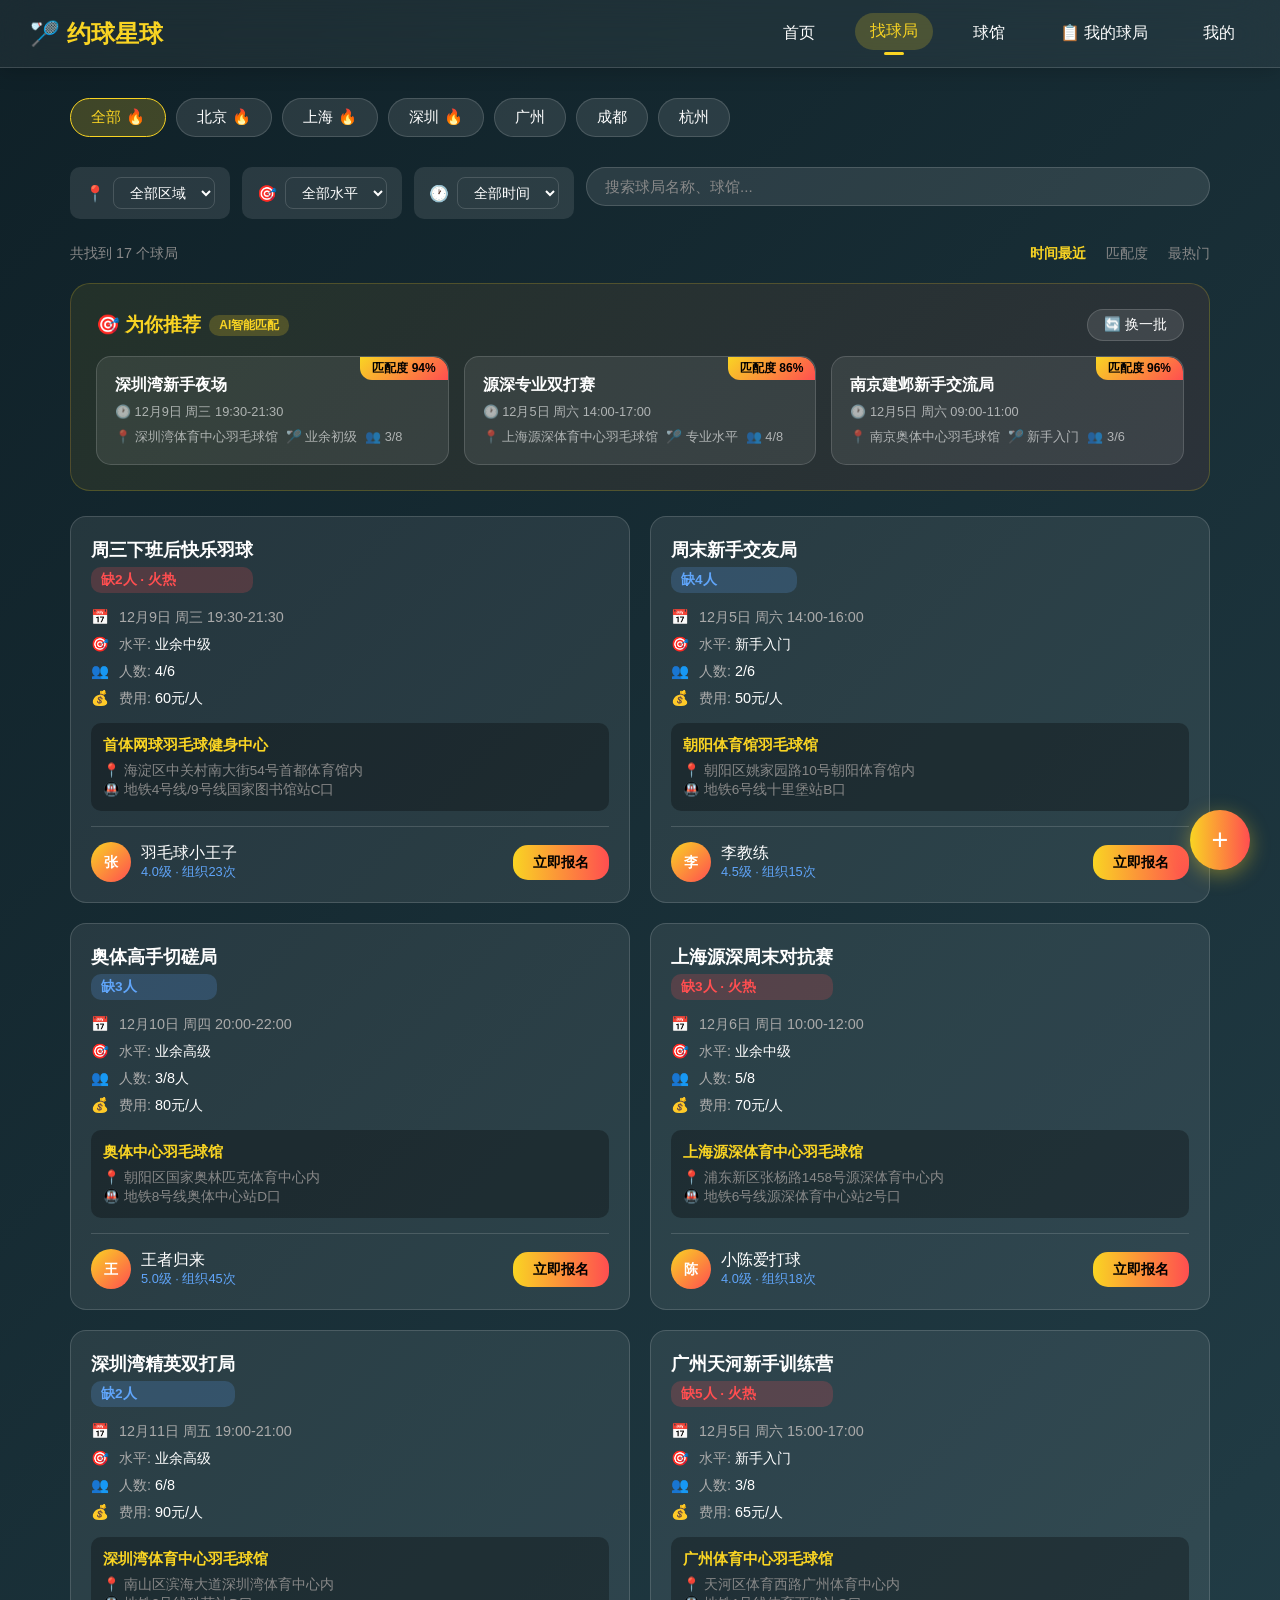
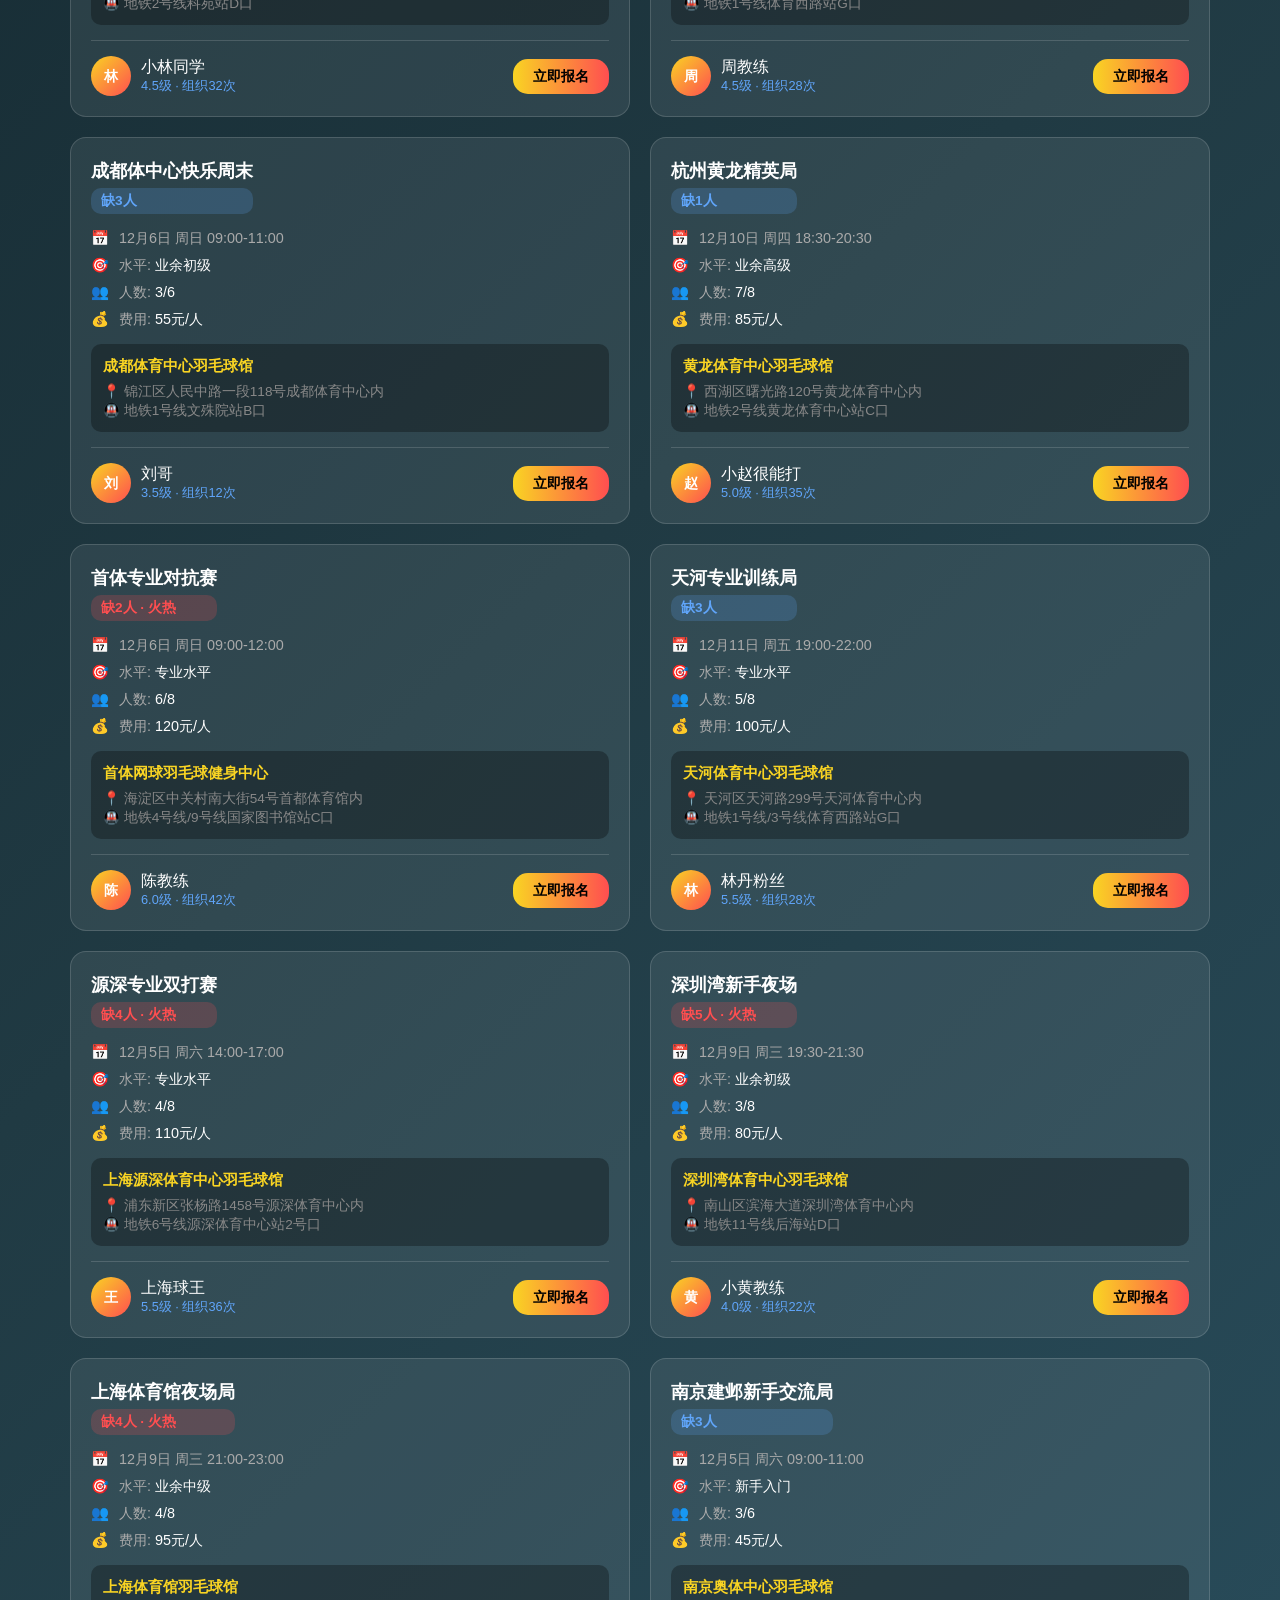
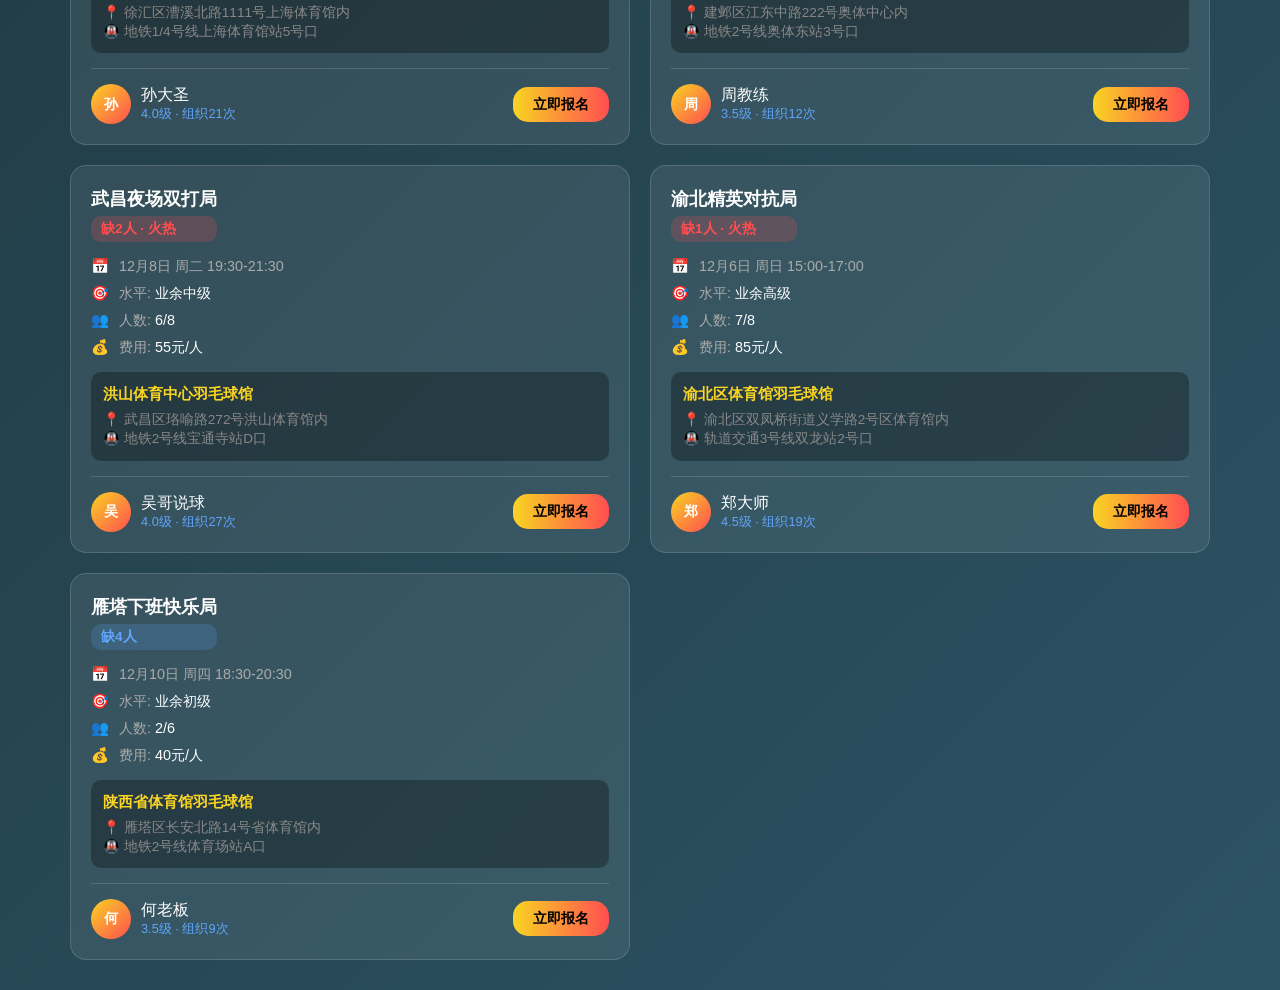
<file: yueqiu-group.html>
<!DOCTYPE html>
<html lang="zh-CN">
<head>
    <meta charset="UTF-8">
    <meta name="viewport" content="width=device-width, initial-scale=1.0">
    <title>约球星球 - 找球局</title>
    <link rel="stylesheet" href="styles.css">
    <style>
        .city-tabs {
            display: flex;
            gap: 10px;
            margin-bottom: 20px;
            overflow-x: auto;
            padding-bottom: 10px;
        }
        
        .city-tab {
            background: rgba(255,255,255,0.1);
            border: 1px solid var(--dark-border);
            border-radius: 20px;
            padding: 8px 20px;
            cursor: pointer;
            transition: all 0.3s;
            font-size: 0.95rem;
            white-space: nowrap;
        }
        
        .city-tab.active,
        .city-tab:hover {
            background: rgba(249,212,35,0.2);
            border-color: var(--primary-color);
            color: var(--primary-color);
        }
        
        .city-tab.hot::after {
            content: '🔥';
            margin-left: 5px;
        }
        
        .filter-bar {
            display: flex;
            flex-wrap: wrap;
            gap: 12px;
            margin-bottom: 25px;
        }
        
        .filter-item {
            display: flex;
            align-items: center;
            gap: 8px;
            background: rgba(255,255,255,0.1);
            padding: 10px 15px;
            border-radius: 10px;
        }
        
        .filter-item select {
            background: transparent;
            border: 1px solid var(--dark-border);
            border-radius: 8px;
            padding: 6px 12px;
            color: #fff;
            font-size: 0.9rem;
            outline: none;
        }
        
        .filter-item select option {
            background: #0f2027;
            color: #fff;
        }
        
        .search-box {
            flex: 1;
            min-width: 200px;
        }
        
        .search-box input {
            width: 100%;
            background: rgba(255,255,255,0.1);
            border: 1px solid var(--dark-border);
            border-radius: 20px;
            padding: 10px 18px;
            color: #fff;
            font-size: 0.95rem;
            outline: none;
        }
        
        .search-box input::placeholder {
            color: #888;
        }
        
        .sort-bar {
            display: flex;
            justify-content: space-between;
            align-items: center;
            margin-bottom: 20px;
            font-size: 0.9rem;
            color: #888;
        }
        
        .sort-options {
            display: flex;
            gap: 20px;
        }
        
        .sort-option {
            cursor: pointer;
            transition: color 0.3s;
        }
        
        .sort-option.active {
            color: var(--primary-color);
            font-weight: 600;
        }
        
        .group-grid {
            display: grid;
            grid-template-columns: repeat(auto-fit, minmax(380px, 1fr));
            gap: 20px;
        }
        
        .group-card {
            background: var(--dark-card);
            border-radius: 16px;
            padding: 20px;
            border: 1px solid var(--dark-border);
            cursor: pointer;
            transition: all 0.3s;
            position: relative;
            overflow: hidden;
        }
        
        .group-card:hover {
            transform: translateY(-5px);
            box-shadow: 0 15px 35px rgba(0,0,0,0.3);
            border-color: rgba(249,212,35,0.3);
        }
        
        .group-card::before {
            content: '';
            position: absolute;
            left: 0;
            top: 0;
            bottom: 0;
            width: 4px;
            background: linear-gradient(to bottom, var(--primary-color), var(--secondary-color));
            opacity: 0;
            transition: opacity 0.3s;
        }
        
        .group-card:hover::before {
            opacity: 1;
        }
        
        .group-header {
            display: flex;
            justify-content: space-between;
            align-items: flex-start;
            margin-bottom: 15px;
        }
        
        .group-title {
            font-size: 1.15rem;
            font-weight: bold;
            color: #fff;
            margin-bottom: 5px;
        }
        
        .group-status {
            display: flex;
            align-items: center;
            gap: 5px;
            font-size: 0.85rem;
            font-weight: 600;
            padding: 4px 10px;
            border-radius: 10px;
        }
        
        .status-hot {
            background: rgba(255,78,80,0.2);
            color: var(--secondary-color);
        }
        
        .status-normal {
            background: rgba(96,165,250,0.2);
            color: var(--info-color);
        }
        
        .status-full {
            background: rgba(255,255,255,0.1);
            color: #888;
        }
        
        .group-info {
            display: flex;
            flex-direction: column;
            gap: 8px;
            margin-bottom: 15px;
        }
        
        .info-row {
            display: flex;
            align-items: center;
            gap: 10px;
            color: #aaa;
            font-size: 0.9rem;
        }
        
        .info-row .value {
            color: #fff;
            font-weight: 500;
        }
        
        .group-location {
            background: rgba(0,0,0,0.3);
            border-radius: 10px;
            padding: 12px;
            margin-bottom: 15px;
        }
        
        .location-name {
            color: var(--primary-color);
            font-weight: 600;
            margin-bottom: 5px;
            font-size: 0.95rem;
        }
        
        .location-detail {
            color: #888;
            font-size: 0.85rem;
            line-height: 1.4;
        }
        
        .organizer {
            display: flex;
            align-items: center;
            gap: 10px;
            padding-top: 15px;
            border-top: 1px solid var(--dark-border);
        }
        
        .organizer-avatar {
            width: 40px;
            height: 40px;
            border-radius: 50%;
            background: linear-gradient(135deg, var(--primary-color), var(--secondary-color));
            display: flex;
            align-items: center;
            justify-content: center;
            font-size: 0.9rem;
            font-weight: bold;
        }
        
        .organizer-info {
            flex: 1;
        }
        
        .organizer-name {
            color: #fff;
            font-weight: 500;
        }
        
        .organizer-level {
            font-size: 0.8rem;
            color: var(--info-color);
        }
        
        .join-btn {
            background: linear-gradient(to right, var(--primary-color), var(--secondary-color));
            border: none;
            padding: 8px 20px;
            border-radius: 15px;
            font-size: 0.9rem;
            font-weight: bold;
            color: #000;
            cursor: pointer;
            transition: transform 0.2s;
        }
        
        .join-btn:hover {
            transform: scale(1.05);
        }
        
        .join-btn.disabled {
            background: #333;
            color: #888;
            cursor: not-allowed;
            transform: none;
        }
        
        .create-btn {
            position: fixed;
            right: 30px;
            bottom: 30px;
            width: 60px;
            height: 60px;
            border-radius: 50%;
            background: linear-gradient(to right, var(--primary-color), var(--secondary-color));
            display: flex;
            align-items: center;
            justify-content: center;
            font-size: 1.8rem;
            cursor: pointer;
            box-shadow: 0 5px 20px rgba(249,212,35,0.4);
            transition: transform 0.3s;
            z-index: 100;
        }
        
        .create-btn:hover {
            transform: scale(1.1);
        }
        
        .modal-content {
            padding: 30px;
        }
        
        .modal-content h2 {
            color: var(--primary-color);
            margin-bottom: 25px;
            font-size: 1.4rem;
        }
        
        .form-group {
            margin-bottom: 20px;
        }
        
        .form-group label {
            display: block;
            color: #aaa;
            font-size: 0.9rem;
            margin-bottom: 8px;
        }
        
        .form-group input,
        .form-group select,
        .form-group textarea {
            width: 100%;
            background: rgba(255,255,255,0.1);
            border: 1px solid var(--dark-border);
            border-radius: 12px;
            padding: 12px;
            color: #fff;
            font-size: 0.95rem;
            outline: none;
            transition: border-color 0.3s;
        }
        
        .form-group input:focus,
        .form-group select:focus,
        .form-group textarea:focus {
            border-color: var(--primary-color);
        }
        
        .form-group textarea {
            resize: vertical;
            min-height: 80px;
        }
        
        .form-row {
            display: grid;
            grid-template-columns: repeat(2, 1fr);
            gap: 15px;
        }
        
        .form-actions {
            display: flex;
            gap: 15px;
            margin-top: 30px;
        }
        
        .form-actions button {
            flex: 1;
            padding: 14px;
            border-radius: 12px;
            font-size: 1rem;
            font-weight: bold;
            cursor: pointer;
            transition: all 0.2s;
        }
        
        .btn-primary {
            background: linear-gradient(to right, var(--primary-color), var(--secondary-color));
            border: none;
            color: #000;
        }
        
        .btn-primary:hover {
            transform: scale(1.02);
        }
        
        .btn-secondary {
            background: rgba(255,255,255,0.1);
            border: 1px solid var(--dark-border);
            color: #fff;
        }
        
        .btn-secondary:hover {
            background: rgba(255,255,255,0.15);
        }
        
        @media (max-width: 768px) {
            .group-grid {
                grid-template-columns: 1fr;
            }
            .form-row {
                grid-template-columns: 1fr;
            }
            .filter-bar {
                flex-direction: column;
            }
            .search-box {
                order: -1;
            }
        }

        @keyframes slideDown {
            from {
                transform: translateX(-50%) translateY(-30px);
                opacity: 0;
            }
            to {
                transform: translateX(-50%) translateY(0);
                opacity: 1;
            }
        }

        @keyframes slideUp {
            from {
                transform: translateX(-50%) translateY(0);
                opacity: 1;
            }
            to {
                transform: translateX(-50%) translateY(-30px);
                opacity: 0;
            }
        }
    </style>
</head>
<body>
    <div class="nav-bar">
        <div class="logo">🏸 约球星球</div>
        <div class="nav-links">
            <a href="yueqiuxingqiu.html">首页</a>
            <a href="yueqiu-group.html" class="active">找球局</a>
            <a href="yueqiu-court.html">球馆</a>
            <a href="javascript:void(0)" onclick="showMyBallGamesModal()">📋 我的球局</a>
            <a href="yueqiu-profile.html">我的</a>
        </div>
    </div>

    <div class="container">
        <div class="city-tabs">
            <div class="city-tab active hot" onclick="switchCity('all', event)">全部</div>
            <div class="city-tab hot" onclick="switchCity('beijing', event)">北京</div>
            <div class="city-tab hot" onclick="switchCity('shanghai', event)">上海</div>
            <div class="city-tab hot" onclick="switchCity('shenzhen', event)">深圳</div>
            <div class="city-tab" onclick="switchCity('guangzhou', event)">广州</div>
            <div class="city-tab" onclick="switchCity('chengdu', event)">成都</div>
            <div class="city-tab" onclick="switchCity('hangzhou', event)">杭州</div>
        </div>

        <div class="filter-bar">
            <div class="filter-item">
                <span>📍</span>
                <select id="district-select" onchange="filterByDistrict()">
                    <option value="">全部区域</option>
                </select>
            </div>
            <div class="filter-item">
                <span>🎯</span>
                <select id="level-select" onchange="filterGroups()">
                    <option value="">全部水平</option>
                    <option value="新手入门">新手入门</option>
                    <option value="业余初级">业余初级</option>
                    <option value="业余中级">业余中级</option>
                    <option value="业余高级">业余高级</option>
                    <option value="专业水平">专业水平</option>
                </select>
            </div>
            <div class="filter-item">
                <span>🕐</span>
                <select id="time-select" onchange="filterGroups()">
                    <option value="">全部时间</option>
                    <option value="today">今天</option>
                    <option value="tomorrow">明天</option>
                    <option value="weekend">周末</option>
                    <option value="weekday">工作日</option>
                </select>
            </div>
            <div class="search-box">
                <input type="text" placeholder="搜索球局名称、球馆..." oninput="filterGroups()">
            </div>
        </div>

        <div class="sort-bar">
            <span>共找到 86 个球局</span>
            <div class="sort-options">
                <span class="sort-option active" onclick="sortGroups('time', this)">时间最近</span>
                <span class="sort-option" onclick="sortGroups('match', this)">匹配度</span>
                <span class="sort-option" onclick="sortGroups('hot', this)">最热门</span>
            </div>
        </div>

        <!-- 智能匹配推荐 -->
        <div id="smart-recommend-section" style="background: linear-gradient(135deg, rgba(249,212,35,0.08), rgba(255,78,80,0.08)); border:1px solid rgba(249,212,35,0.2); border-radius:20px; padding:25px; margin-bottom:25px;">
            <div style="display:flex; justify-content:space-between; align-items:center; margin-bottom:15px;">
                <h3 style="color:var(--primary-color); font-size:1.2rem; display:flex; align-items:center; gap:8px;">
                    🎯 为你推荐
                    <span style="font-size:0.75rem; background:rgba(249,212,35,0.2); color:var(--primary-color); padding:2px 10px; border-radius:10px;">AI智能匹配</span>
                </h3>
                <button onclick="refreshRecommend()" style="background:rgba(255,255,255,0.1); border:1px solid var(--dark-border); color:#fff; padding:6px 16px; border-radius:20px; cursor:pointer; font-size:0.85rem; transition:all 0.3s;" onmouseover="this.style.borderColor='var(--primary-color)'; this.style.color='var(--primary-color)';" onmouseout="this.style.borderColor='var(--dark-border)'; this.style.color='#fff';">🔄 换一批</button>
            </div>
            <div id="recommend-list" style="display:grid; grid-template-columns:repeat(auto-fill, minmax(300px, 1fr)); gap:15px;">
                <!-- 推荐卡片由JS动态生成 -->
            </div>
        </div>

        <div class="group-grid" id="group-grid">
            <div class="group-card" data-city="beijing" data-district="海淀区" data-level="业余中级" data-day="weekday" onclick="openGroupDetail(this, event)">
                <div class="group-header">
                    <div>
                        <div class="group-title">周三下班后快乐羽球</div>
                        <span class="group-status status-hot">缺2人 · 火热</span>
                    </div>
                </div>
                <div class="group-info">
                    <div class="info-row">
                        <span>📅</span>
                        <span>本周三 19:30 - 21:30</span>
                    </div>
                    <div class="info-row">
                        <span>🎯</span>
                        <span>水平: <span class="value">业余中级</span></span>
                    </div>
                    <div class="info-row">
                        <span>👥</span>
                        <span>人数: <span class="value">4/6</span></span>
                    </div>
                    <div class="info-row">
                        <span>💰</span>
                        <span>费用: <span class="value">60元/人</span></span>
                    </div>
                </div>
                <div class="group-location">
                    <div class="location-name">首体网球羽毛球健身中心</div>
                    <div class="location-detail">📍 海淀区中关村南大街54号首都体育馆内<br>🚇 地铁4号线/9号线国家图书馆站C口</div>
                </div>
                <div class="organizer">
                    <div class="organizer-avatar">张</div>
                    <div class="organizer-info">
                        <div class="organizer-name">羽毛球小王子</div>
                        <div class="organizer-level">4.0级 · 组织23次</div>
                    </div>
                    <button class="join-btn" onclick="openJoinModal(this)">立即报名</button>
                </div>
            </div>

            <div class="group-card" data-city="beijing" data-district="朝阳区" data-level="新手入门" data-day="weekend">
                <div class="group-header">
                    <div>
                        <div class="group-title">周末新手交友局</div>
                        <span class="group-status status-normal">缺4人</span>
                    </div>
                </div>
                <div class="group-info">
                    <div class="info-row">
                        <span>📅</span>
                        <span>本周六 14:00 - 16:00</span>
                    </div>
                    <div class="info-row">
                        <span>🎯</span>
                        <span>水平: <span class="value">新手入门</span></span>
                    </div>
                    <div class="info-row">
                        <span>👥</span>
                        <span>人数: <span class="value">2/6</span></span>
                    </div>
                    <div class="info-row">
                        <span>💰</span>
                        <span>费用: <span class="value">50元/人</span></span>
                    </div>
                </div>
                <div class="group-location">
                    <div class="location-name">朝阳体育馆羽毛球馆</div>
                    <div class="location-detail">📍 朝阳区姚家园路10号朝阳体育馆内<br>🚇 地铁6号线十里堡站B口</div>
                </div>
                <div class="organizer">
                    <div class="organizer-avatar">李</div>
                    <div class="organizer-info">
                        <div class="organizer-name">李教练</div>
                        <div class="organizer-level">4.5级 · 组织15次</div>
                    </div>
                    <button class="join-btn" onclick="openJoinModal(this)">立即报名</button>
                </div>
            </div>

            <div class="group-card" data-city="beijing" data-district="朝阳区" data-level="业余高级" data-day="weekday">
                <div class="group-header">
                    <div>
                        <div class="group-title">奥体高手切磋局</div>
                        <span class="group-status status-full">已满员</span>
                    </div>
                </div>
                <div class="group-info">
                    <div class="info-row">
                        <span>📅</span>
                        <span>本周四 20:00 - 22:00</span>
                    </div>
                    <div class="info-row">
                        <span>🎯</span>
                        <span>水平: <span class="value">业余高级</span></span>
                    </div>
                    <div class="info-row">
                        <span>👥</span>
                        <span>人数: <span class="value">8/8</span></span>
                    </div>
                    <div class="info-row">
                        <span>💰</span>
                        <span>费用: <span class="value">80元/人</span></span>
                    </div>
                </div>
                <div class="group-location">
                    <div class="location-name">奥体中心羽毛球馆</div>
                    <div class="location-detail">📍 朝阳区国家奥林匹克体育中心内<br>🚇 地铁8号线奥体中心站D口</div>
                </div>
                <div class="organizer">
                    <div class="organizer-avatar">王</div>
                    <div class="organizer-info">
                        <div class="organizer-name">王者归来</div>
                        <div class="organizer-level">5.0级 · 组织45次</div>
                    </div>
                    <button class="join-btn disabled">已满员</button>
                </div>
            </div>

            <div class="group-card" data-city="shanghai" data-district="浦东新区" data-level="业余中级" data-day="weekend">
                <div class="group-header">
                    <div>
                        <div class="group-title">上海源深周末对抗赛</div>
                        <span class="group-status status-hot">缺3人 · 火热</span>
                    </div>
                </div>
                <div class="group-info">
                    <div class="info-row">
                        <span>📅</span>
                        <span>本周日 10:00 - 12:00</span>
                    </div>
                    <div class="info-row">
                        <span>🎯</span>
                        <span>水平: <span class="value">业余中级</span></span>
                    </div>
                    <div class="info-row">
                        <span>👥</span>
                        <span>人数: <span class="value">5/8</span></span>
                    </div>
                    <div class="info-row">
                        <span>💰</span>
                        <span>费用: <span class="value">70元/人</span></span>
                    </div>
                </div>
                <div class="group-location">
                    <div class="location-name">上海源深体育中心羽毛球馆</div>
                    <div class="location-detail">📍 浦东新区张杨路1458号源深体育中心内<br>🚇 地铁6号线源深体育中心站2号口</div>
                </div>
                <div class="organizer">
                    <div class="organizer-avatar">陈</div>
                    <div class="organizer-info">
                        <div class="organizer-name">小陈爱打球</div>
                        <div class="organizer-level">4.0级 · 组织18次</div>
                    </div>
                    <button class="join-btn" onclick="openJoinModal(this)">立即报名</button>
                </div>
            </div>

            <div class="group-card" data-city="shenzhen" data-district="南山区" data-level="业余高级" data-day="weekend">
                <div class="group-header">
                    <div>
                        <div class="group-title">深圳湾精英双打局</div>
                        <span class="group-status status-normal">缺2人</span>
                    </div>
                </div>
                <div class="group-info">
                    <div class="info-row">
                        <span>📅</span>
                        <span>本周五 19:00 - 21:00</span>
                    </div>
                    <div class="info-row">
                        <span>🎯</span>
                        <span>水平: <span class="value">业余高级</span></span>
                    </div>
                    <div class="info-row">
                        <span>👥</span>
                        <span>人数: <span class="value">6/8</span></span>
                    </div>
                    <div class="info-row">
                        <span>💰</span>
                        <span>费用: <span class="value">90元/人</span></span>
                    </div>
                </div>
                <div class="group-location">
                    <div class="location-name">深圳湾体育中心羽毛球馆</div>
                    <div class="location-detail">📍 南山区滨海大道深圳湾体育中心内<br>🚇 地铁2号线科苑站D口</div>
                </div>
                <div class="organizer">
                    <div class="organizer-avatar">林</div>
                    <div class="organizer-info">
                        <div class="organizer-name">小林同学</div>
                        <div class="organizer-level">4.5级 · 组织32次</div>
                    </div>
                    <button class="join-btn" onclick="openJoinModal(this)">立即报名</button>
                </div>
            </div>

            <div class="group-card" data-city="guangzhou" data-district="天河区" data-level="新手入门" data-day="weekend">
                <div class="group-header">
                    <div>
                        <div class="group-title">广州天河新手训练营</div>
                        <span class="group-status status-hot">缺5人 · 火热</span>
                    </div>
                </div>
                <div class="group-info">
                    <div class="info-row">
                        <span>📅</span>
                        <span>本周六 15:00 - 17:00</span>
                    </div>
                    <div class="info-row">
                        <span>🎯</span>
                        <span>水平: <span class="value">新手入门</span></span>
                    </div>
                    <div class="info-row">
                        <span>👥</span>
                        <span>人数: <span class="value">3/8</span></span>
                    </div>
                    <div class="info-row">
                        <span>💰</span>
                        <span>费用: <span class="value">65元/人</span></span>
                    </div>
                </div>
                <div class="group-location">
                    <div class="location-name">广州体育中心羽毛球馆</div>
                    <div class="location-detail">📍 天河区体育西路广州体育中心内<br>🚇 地铁1号线体育西路站G口</div>
                </div>
                <div class="organizer">
                    <div class="organizer-avatar">周</div>
                    <div class="organizer-info">
                        <div class="organizer-name">周教练</div>
                        <div class="organizer-level">4.5级 · 组织28次</div>
                    </div>
                    <button class="join-btn" onclick="openJoinModal(this)">立即报名</button>
                </div>
            </div>

            <div class="group-card" data-city="chengdu" data-district="锦江区" data-level="业余初级" data-day="weekend">
                <div class="group-header">
                    <div>
                        <div class="group-title">成都体中心快乐周末</div>
                        <span class="group-status status-normal">缺3人</span>
                    </div>
                </div>
                <div class="group-info">
                    <div class="info-row">
                        <span>📅</span>
                        <span>本周日 09:00 - 11:00</span>
                    </div>
                    <div class="info-row">
                        <span>🎯</span>
                        <span>水平: <span class="value">业余初级</span></span>
                    </div>
                    <div class="info-row">
                        <span>👥</span>
                        <span>人数: <span class="value">3/6</span></span>
                    </div>
                    <div class="info-row">
                        <span>💰</span>
                        <span>费用: <span class="value">55元/人</span></span>
                    </div>
                </div>
                <div class="group-location">
                    <div class="location-name">成都体育中心羽毛球馆</div>
                    <div class="location-detail">📍 锦江区人民中路一段118号成都体育中心内<br>🚇 地铁1号线文殊院站B口</div>
                </div>
                <div class="organizer">
                    <div class="organizer-avatar">刘</div>
                    <div class="organizer-info">
                        <div class="organizer-name">刘哥</div>
                        <div class="organizer-level">3.5级 · 组织12次</div>
                    </div>
                    <button class="join-btn" onclick="openJoinModal(this)">立即报名</button>
                </div>
            </div>

            <div class="group-card" data-city="hangzhou" data-district="西湖区" data-level="业余高级" data-day="weekday">
                <div class="group-header">
                    <div>
                        <div class="group-title">杭州黄龙精英局</div>
                        <span class="group-status status-normal">缺1人</span>
                    </div>
                </div>
                <div class="group-info">
                    <div class="info-row">
                        <span>📅</span>
                        <span>本周四 18:30 - 20:30</span>
                    </div>
                    <div class="info-row">
                        <span>🎯</span>
                        <span>水平: <span class="value">业余高级</span></span>
                    </div>
                    <div class="info-row">
                        <span>👥</span>
                        <span>人数: <span class="value">7/8</span></span>
                    </div>
                    <div class="info-row">
                        <span>💰</span>
                        <span>费用: <span class="value">85元/人</span></span>
                    </div>
                </div>
                <div class="group-location">
                    <div class="location-name">黄龙体育中心羽毛球馆</div>
                    <div class="location-detail">📍 西湖区曙光路120号黄龙体育中心内<br>🚇 地铁2号线黄龙体育中心站C口</div>
                </div>
                <div class="organizer">
                    <div class="organizer-avatar">赵</div>
                    <div class="organizer-info">
                        <div class="organizer-name">小赵很能打</div>
                        <div class="organizer-level">5.0级 · 组织35次</div>
                    </div>
                    <button class="join-btn" onclick="openJoinModal(this)">立即报名</button>
                </div>
            </div>

            <div class="group-card" data-city="beijing" data-district="海淀区" data-level="专业水平" data-day="weekend">
                <div class="group-header">
                    <div>
                        <div class="group-title">首体专业对抗赛</div>
                        <span class="group-status status-hot">缺2人 · 火热</span>
                    </div>
                </div>
                <div class="group-info">
                    <div class="info-row">
                        <span>📅</span>
                        <span>本周日 09:00 - 12:00</span>
                    </div>
                    <div class="info-row">
                        <span>🎯</span>
                        <span>水平: <span class="value">专业水平</span></span>
                    </div>
                    <div class="info-row">
                        <span>👥</span>
                        <span>人数: <span class="value">6/8</span></span>
                    </div>
                    <div class="info-row">
                        <span>💰</span>
                        <span>费用: <span class="value">120元/人</span></span>
                    </div>
                </div>
                <div class="group-location">
                    <div class="location-name">首体网球羽毛球健身中心</div>
                    <div class="location-detail">📍 海淀区中关村南大街54号首都体育馆内<br>🚇 地铁4号线/9号线国家图书馆站C口</div>
                </div>
                <div class="organizer">
                    <div class="organizer-avatar">陈</div>
                    <div class="organizer-info">
                        <div class="organizer-name">陈教练</div>
                        <div class="organizer-level">6.0级 · 组织42次</div>
                    </div>
                    <button class="join-btn" onclick="openJoinModal(this)">立即报名</button>
                </div>
            </div>

            <div class="group-card" data-city="guangzhou" data-district="天河区" data-level="专业水平" data-day="weekday">
                <div class="group-header">
                    <div>
                        <div class="group-title">天河专业训练局</div>
                        <span class="group-status status-normal">缺3人</span>
                    </div>
                </div>
                <div class="group-info">
                    <div class="info-row">
                        <span>📅</span>
                        <span>本周五 19:00 - 22:00</span>
                    </div>
                    <div class="info-row">
                        <span>🎯</span>
                        <span>水平: <span class="value">专业水平</span></span>
                    </div>
                    <div class="info-row">
                        <span>👥</span>
                        <span>人数: <span class="value">5/8</span></span>
                    </div>
                    <div class="info-row">
                        <span>💰</span>
                        <span>费用: <span class="value">100元/人</span></span>
                    </div>
                </div>
                <div class="group-location">
                    <div class="location-name">天河体育中心羽毛球馆</div>
                    <div class="location-detail">📍 天河区天河路299号天河体育中心内<br>🚇 地铁1号线/3号线体育西路站G口</div>
                </div>
                <div class="organizer">
                    <div class="organizer-avatar">林</div>
                    <div class="organizer-info">
                        <div class="organizer-name">林丹粉丝</div>
                        <div class="organizer-level">5.5级 · 组织28次</div>
                    </div>
                    <button class="join-btn" onclick="openJoinModal(this)">立即报名</button>
                </div>
            </div>

            <div class="group-card" data-city="shanghai" data-district="浦东新区" data-level="专业水平" data-day="weekend">
                <div class="group-header">
                    <div>
                        <div class="group-title">源深专业双打赛</div>
                        <span class="group-status status-hot">缺4人 · 火热</span>
                    </div>
                </div>
                <div class="group-info">
                    <div class="info-row">
                        <span>📅</span>
                        <span>本周六 14:00 - 17:00</span>
                    </div>
                    <div class="info-row">
                        <span>🎯</span>
                        <span>水平: <span class="value">专业水平</span></span>
                    </div>
                    <div class="info-row">
                        <span>👥</span>
                        <span>人数: <span class="value">4/8</span></span>
                    </div>
                    <div class="info-row">
                        <span>💰</span>
                        <span>费用: <span class="value">110元/人</span></span>
                    </div>
                </div>
                <div class="group-location">
                    <div class="location-name">上海源深体育中心羽毛球馆</div>
                    <div class="location-detail">📍 浦东新区张杨路1458号源深体育中心内<br>🚇 地铁6号线源深体育中心站2号口</div>
                </div>
                <div class="organizer">
                    <div class="organizer-avatar">王</div>
                    <div class="organizer-info">
                        <div class="organizer-name">上海球王</div>
                        <div class="organizer-level">5.5级 · 组织36次</div>
                    </div>
                    <button class="join-btn" onclick="openJoinModal(this)">立即报名</button>
                </div>
            </div>

            <div class="group-card" data-city="shenzhen" data-district="南山区" data-level="业余初级" data-day="weekday">
                <div class="group-header">
                    <div>
                        <div class="group-title">深圳湾新手夜场</div>
                        <span class="group-status status-hot">缺5人 · 火热</span>
                    </div>
                </div>
                <div class="group-info">
                    <div class="info-row">
                        <span>📅</span>
                        <span>本周三 19:30 - 21:30</span>
                    </div>
                    <div class="info-row">
                        <span>🎯</span>
                        <span>水平: <span class="value">业余初级</span></span>
                    </div>
                    <div class="info-row">
                        <span>👥</span>
                        <span>人数: <span class="value">3/8</span></span>
                    </div>
                    <div class="info-row">
                        <span>💰</span>
                        <span>费用: <span class="value">80元/人</span></span>
                    </div>
                </div>
                <div class="group-location">
                    <div class="location-name">深圳湾体育中心羽毛球馆</div>
                    <div class="location-detail">📍 南山区滨海大道深圳湾体育中心内<br>🚇 地铁11号线后海站D口</div>
                </div>
                <div class="organizer">
                    <div class="organizer-avatar">黄</div>
                    <div class="organizer-info">
                        <div class="organizer-name">小黄教练</div>
                        <div class="organizer-level">4.0级 · 组织22次</div>
                    </div>
                    <button class="join-btn" onclick="openJoinModal(this)">立即报名</button>
                </div>
            </div>

            <div class="group-card" data-city="shanghai" data-district="徐汇区" data-level="业余中级" data-day="weekday">
                <div class="group-header">
                    <div>
                        <div class="group-title">上海体育馆夜场局</div>
                        <span class="group-status status-hot">缺4人 · 火热</span>
                    </div>
                </div>
                <div class="group-info">
                    <div class="info-row">
                        <span>📅</span>
                        <span>本周三 21:00 - 23:00</span>
                    </div>
                    <div class="info-row">
                        <span>🎯</span>
                        <span>水平: <span class="value">业余中级</span></span>
                    </div>
                    <div class="info-row">
                        <span>👥</span>
                        <span>人数: <span class="value">4/8</span></span>
                    </div>
                    <div class="info-row">
                        <span>💰</span>
                        <span>费用: <span class="value">95元/人</span></span>
                    </div>
                </div>
                <div class="group-location">
                    <div class="location-name">上海体育馆羽毛球馆</div>
                    <div class="location-detail">📍 徐汇区漕溪北路1111号上海体育馆内<br>🚇 地铁1/4号线上海体育馆站5号口</div>
                </div>
                <div class="organizer">
                    <div class="organizer-avatar">孙</div>
                    <div class="organizer-info">
                        <div class="organizer-name">孙大圣</div>
                        <div class="organizer-level">4.0级 · 组织21次</div>
                    </div>
                    <button class="join-btn" onclick="openJoinModal(this)">立即报名</button>
                </div>
            </div>

            <div class="group-card" data-city="nanjing" data-district="建邺区" data-level="新手入门" data-day="weekend">
                <div class="group-header">
                    <div>
                        <div class="group-title">南京建邺新手交流局</div>
                        <span class="group-status status-normal">缺3人</span>
                    </div>
                </div>
                <div class="group-info">
                    <div class="info-row">
                        <span>📅</span>
                        <span>本周六 09:00 - 11:00</span>
                    </div>
                    <div class="info-row">
                        <span>🎯</span>
                        <span>水平: <span class="value">新手入门</span></span>
                    </div>
                    <div class="info-row">
                        <span>👥</span>
                        <span>人数: <span class="value">3/6</span></span>
                    </div>
                    <div class="info-row">
                        <span>💰</span>
                        <span>费用: <span class="value">45元/人</span></span>
                    </div>
                </div>
                <div class="group-location">
                    <div class="location-name">南京奥体中心羽毛球馆</div>
                    <div class="location-detail">📍 建邺区江东中路222号奥体中心内<br>🚇 地铁2号线奥体东站3号口</div>
                </div>
                <div class="organizer">
                    <div class="organizer-avatar">周</div>
                    <div class="organizer-info">
                        <div class="organizer-name">周教练</div>
                        <div class="organizer-level">3.5级 · 组织12次</div>
                    </div>
                    <button class="join-btn" onclick="openJoinModal(this)">立即报名</button>
                </div>
            </div>

            <div class="group-card" data-city="wuhan" data-district="武昌区" data-level="业余中级" data-day="weekday">
                <div class="group-header">
                    <div>
                        <div class="group-title">武昌夜场双打局</div>
                        <span class="group-status status-hot">缺2人 · 火热</span>
                    </div>
                </div>
                <div class="group-info">
                    <div class="info-row">
                        <span>📅</span>
                        <span>本周二 19:30 - 21:30</span>
                    </div>
                    <div class="info-row">
                        <span>🎯</span>
                        <span>水平: <span class="value">业余中级</span></span>
                    </div>
                    <div class="info-row">
                        <span>👥</span>
                        <span>人数: <span class="value">6/8</span></span>
                    </div>
                    <div class="info-row">
                        <span>💰</span>
                        <span>费用: <span class="value">55元/人</span></span>
                    </div>
                </div>
                <div class="group-location">
                    <div class="location-name">洪山体育中心羽毛球馆</div>
                    <div class="location-detail">📍 武昌区珞喻路272号洪山体育馆内<br>🚇 地铁2号线宝通寺站D口</div>
                </div>
                <div class="organizer">
                    <div class="organizer-avatar">吴</div>
                    <div class="organizer-info">
                        <div class="organizer-name">吴哥说球</div>
                        <div class="organizer-level">4.0级 · 组织27次</div>
                    </div>
                    <button class="join-btn" onclick="openJoinModal(this)">立即报名</button>
                </div>
            </div>

            <div class="group-card" data-city="chongqing" data-district="渝北区" data-level="业余高级" data-day="weekend">
                <div class="group-header">
                    <div>
                        <div class="group-title">渝北精英对抗局</div>
                        <span class="group-status status-hot">缺1人 · 火热</span>
                    </div>
                </div>
                <div class="group-info">
                    <div class="info-row">
                        <span>📅</span>
                        <span>本周日 15:00 - 17:00</span>
                    </div>
                    <div class="info-row">
                        <span>🎯</span>
                        <span>水平: <span class="value">业余高级</span></span>
                    </div>
                    <div class="info-row">
                        <span>👥</span>
                        <span>人数: <span class="value">7/8</span></span>
                    </div>
                    <div class="info-row">
                        <span>💰</span>
                        <span>费用: <span class="value">85元/人</span></span>
                    </div>
                </div>
                <div class="group-location">
                    <div class="location-name">渝北区体育馆羽毛球馆</div>
                    <div class="location-detail">📍 渝北区双凤桥街道义学路2号区体育馆内<br>🚇 轨道交通3号线双龙站2号口</div>
                </div>
                <div class="organizer">
                    <div class="organizer-avatar">郑</div>
                    <div class="organizer-info">
                        <div class="organizer-name">郑大师</div>
                        <div class="organizer-level">4.5级 · 组织19次</div>
                    </div>
                    <button class="join-btn" onclick="openJoinModal(this)">立即报名</button>
                </div>
            </div>

            <div class="group-card" data-city="xian" data-district="雁塔区" data-level="业余初级" data-day="weekday">
                <div class="group-header">
                    <div>
                        <div class="group-title">雁塔下班快乐局</div>
                        <span class="group-status status-normal">缺4人</span>
                    </div>
                </div>
                <div class="group-info">
                    <div class="info-row">
                        <span>📅</span>
                        <span>本周四 18:30 - 20:30</span>
                    </div>
                    <div class="info-row">
                        <span>🎯</span>
                        <span>水平: <span class="value">业余初级</span></span>
                    </div>
                    <div class="info-row">
                        <span>👥</span>
                        <span>人数: <span class="value">2/6</span></span>
                    </div>
                    <div class="info-row">
                        <span>💰</span>
                        <span>费用: <span class="value">40元/人</span></span>
                    </div>
                </div>
                <div class="group-location">
                    <div class="location-name">陕西省体育馆羽毛球馆</div>
                    <div class="location-detail">📍 雁塔区长安北路14号省体育馆内<br>🚇 地铁2号线体育场站A口</div>
                </div>
                <div class="organizer">
                    <div class="organizer-avatar">何</div>
                    <div class="organizer-info">
                        <div class="organizer-name">何老板</div>
                        <div class="organizer-level">3.5级 · 组织9次</div>
                    </div>
                    <button class="join-btn" onclick="openJoinModal(this)">立即报名</button>
                </div>
            </div>
        </div>
    </div>

    <div class="create-btn" onclick="openCreateModal()">+</div>

    <div class="modal-overlay" id="join-modal">
        <div class="modal" style="max-width: 450px;">
            <div class="modal-content">
                <h2>🏸 确认报名</h2>
                <div id="join-group-info" style="margin-bottom: 20px;"></div>
                <div class="form-group">
                    <label>联系电话</label>
                    <input type="tel" placeholder="请输入您的手机号">
                </div>
                <div class="form-group">
                    <label>备注信息（选填）</label>
                    <textarea placeholder="给组织者留言..." rows="3" style="resize: none;"></textarea>
                </div>
                <div class="modal-buttons">
                    <button class="btn-secondary" onclick="closeJoinModal()">取消</button>
                    <button class="btn-primary" onclick="submitJoin()">确认报名</button>
                </div>
            </div>
        </div>
    </div>

    <div class="modal-overlay" id="create-modal">
        <div class="modal" style="max-width: 550px;">
            <div class="modal-content">
                <h2>📝 创建新球局</h2>
                
                <div class="form-group">
                    <label>球局名称</label>
                    <input type="text" placeholder="给你的球局起个名字">
                </div>

                <div class="form-row">
                    <div class="form-group">
                        <label>日期</label>
                        <input type="date">
                    </div>
                    <div class="form-group">
                        <label>时间</label>
                        <input type="time">
                    </div>
                </div>

                <div class="form-row">
                    <div class="form-group">
                        <label>时长</label>
                        <select>
                            <option>1小时</option>
                            <option>1.5小时</option>
                            <option>2小时</option>
                            <option>2.5小时</option>
                            <option>3小时</option>
                        </select>
                    </div>
                    <div class="form-group">
                        <label>人数限制</label>
                        <select>
                            <option>4人</option>
                            <option>6人</option>
                            <option>8人</option>
                            <option>10人</option>
                            <option>12人</option>
                        </select>
                    </div>
                </div>

                <div class="form-row">
                    <div class="form-group">
                        <label>水平要求</label>
                        <select>
                            <option>新手入门</option>
                            <option>业余初级</option>
                            <option>业余中级</option>
                            <option>业余高级</option>
                            <option>专业水平</option>
                        </select>
                    </div>
                    <div class="form-group">
                        <label>费用</label>
                        <input type="number" placeholder="元/人">
                    </div>
                </div>

                <div class="form-group">
                    <label>选择球馆</label>
                    <select>
                        <optgroup label="🇨🇳 北京">
                            <option>北京体育馆羽毛球中心</option>
                            <option>国家体育总局训练局羽毛球馆</option>
                            <option>光彩体育馆羽毛球馆</option>
                            <option>地坛体育馆羽毛球中心</option>
                            <option>月坛体育馆羽毛球馆</option>
                            <option>广安体育馆羽毛球中心</option>
                            <option>朝阳体育馆羽毛球馆</option>
                            <option>海淀体育中心羽毛球馆</option>
                            <option>东城体育中心羽毛球馆</option>
                            <option>丰台体育中心羽毛球馆</option>
                        </optgroup>
                        <optgroup label="🇨🇳 上海">
                            <option>上海体育馆羽毛球中心</option>
                            <option>东方体育中心羽毛球馆</option>
                            <option>静安体育中心羽毛球馆</option>
                            <option>徐汇体育中心羽毛球馆</option>
                            <option>浦东源深体育中心羽毛球馆</option>
                            <option>黄浦体育馆羽毛球中心</option>
                            <option>虹口足球场羽毛球馆</option>
                            <option>杨浦体育馆羽毛球中心</option>
                        </optgroup>
                        <optgroup label="🇨🇳 深圳">
                            <option>深圳体育馆羽毛球中心</option>
                            <option>福田体育中心羽毛球馆</option>
                            <option>罗湖体育馆羽毛球中心</option>
                            <option>南山文体中心羽毛球馆</option>
                            <option>龙华文体中心羽毛球馆</option>
                            <option>宝安体育中心羽毛球馆</option>
                            <option>深圳湾体育中心羽毛球馆</option>
                        </optgroup>
                        <optgroup label="🇨🇳 广州">
                            <option>天河体育中心羽毛球馆</option>
                            <option>越秀体育中心羽毛球中心</option>
                            <option>海珠体育中心羽毛球馆</option>
                            <option>荔湾体育馆羽毛球中心</option>
                            <option>番禺体育中心羽毛球馆</option>
                            <option>白云体育中心羽毛球馆</option>
                            <option>广州体育馆羽毛球中心</option>
                        </optgroup>
                        <optgroup label="🇨🇳 成都">
                            <option>四川省体育馆羽毛球中心</option>
                            <option>成都市体育中心羽毛球馆</option>
                            <option>锦江体育中心羽毛球馆</option>
                            <option>武侯体育中心羽毛球馆</option>
                            <option>金牛体育中心羽毛球馆</option>
                            <option>成华体育中心羽毛球馆</option>
                        </optgroup>
                        <optgroup label="🇨🇳 杭州">
                            <option>黄龙体育中心羽毛球馆</option>
                            <option>杭州体育馆羽毛球中心</option>
                            <option>江干体育中心羽毛球馆</option>
                            <option>滨江体育馆羽毛球中心</option>
                            <option>西湖文体中心羽毛球馆</option>
                            <option>拱墅体育中心羽毛球馆</option>
                        </optgroup>
                        <optgroup label="🇨🇳 武汉">
                            <option>武汉体育中心羽毛球馆</option>
                            <option>洪山体育中心羽毛球馆</option>
                            <option>武昌体育馆羽毛球中心</option>
                            <option>汉口体育馆羽毛球中心</option>
                            <option>江岸体育中心羽毛球馆</option>
                            <option>硚口体育中心羽毛球馆</option>
                        </optgroup>
                        <optgroup label="🇨🇳 南京">
                            <option>南京奥体中心羽毛球馆</option>
                            <option>五台山体育中心羽毛球馆</option>
                            <option>江宁体育中心羽毛球馆</option>
                            <option>浦口体育中心羽毛球馆</option>
                            <option>秦淮体育馆羽毛球中心</option>
                            <option>鼓楼体育中心羽毛球馆</option>
                        </optgroup>
                        <optgroup label="🇨🇳 西安">
                            <option>陕西省体育场羽毛球中心</option>
                            <option>西安体育中心羽毛球馆</option>
                            <option>碑林体育馆羽毛球中心</option>
                            <option>雁塔体育中心羽毛球馆</option>
                            <option>新城体育中心羽毛球馆</option>
                            <option>莲湖文体中心羽毛球馆</option>
                        </optgroup>
                        <optgroup label="🇨🇳 重庆">
                            <option>重庆市体育馆羽毛球中心</option>
                            <option>奥体中心羽毛球馆</option>
                            <option>江南体育馆羽毛球中心</option>
                            <option>大田湾体育中心羽毛球馆</option>
                            <option>渝北体育中心羽毛球馆</option>
                            <option>沙坪坝体育中心羽毛球馆</option>
                        </optgroup>
                        <optgroup label="🇨🇳 天津">
                            <option>天津体育馆羽毛球中心</option>
                            <option>奥体中心羽毛球馆</option>
                            <option>和平体育中心羽毛球馆</option>
                            <option>河西体育中心羽毛球馆</option>
                            <option>南开体育馆羽毛球中心</option>
                            <option>河东体育中心羽毛球馆</option>
                        </optgroup>
                        <optgroup label="🇨🇳 苏州">
                            <option>苏州体育中心羽毛球馆</option>
                            <option>工业园区体育中心羽毛球馆</option>
                            <option>姑苏体育中心羽毛球馆</option>
                            <option>吴中体育中心羽毛球馆</option>
                            <option>新区体育中心羽毛球馆</option>
                            <option>相城体育中心羽毛球馆</option>
                        </optgroup>
                        <optgroup label="🇨🇳 青岛">
                            <option>青岛体育中心羽毛球馆</option>
                            <option>奥帆中心羽毛球馆</option>
                            <option>市南体育中心羽毛球馆</option>
                            <option>市北体育中心羽毛球馆</option>
                            <option>李沧体育中心羽毛球馆</option>
                            <option>崂山体育中心羽毛球馆</option>
                        </optgroup>
                        <optgroup label="🇨🇳 长沙">
                            <option>贺龙体育中心羽毛球馆</option>
                            <option>长沙市体育馆羽毛球中心</option>
                            <option>芙蓉体育中心羽毛球馆</option>
                            <option>岳麓体育中心羽毛球馆</option>
                            <option>天心体育中心羽毛球馆</option>
                            <option>雨花体育中心羽毛球馆</option>
                        </optgroup>
                        <optgroup label="🇨🇳 郑州">
                            <option>河南省体育馆羽毛球中心</option>
                            <option>郑州体育中心羽毛球馆</option>
                            <option>金水体育中心羽毛球馆</option>
                            <option>二七体育中心羽毛球馆</option>
                            <option>中原体育中心羽毛球馆</option>
                            <option>管城体育中心羽毛球馆</option>
                        </optgroup>
                        <optgroup label="🇨🇳 东莞">
                            <option>东莞体育中心羽毛球馆</option>
                            <option>南城体育中心羽毛球馆</option>
                            <option>东城体育中心羽毛球馆</option>
                            <option>莞城体育馆羽毛球中心</option>
                            <option>万江体育中心羽毛球馆</option>
                            <option>虎门体育中心羽毛球馆</option>
                        </optgroup>
                        <optgroup label="🇨🇳 福州">
                            <option>福建省体育馆羽毛球中心</option>
                            <option>福州体育中心羽毛球馆</option>
                            <option>鼓楼体育中心羽毛球馆</option>
                            <option>台江体育中心羽毛球馆</option>
                            <option>仓山体育中心羽毛球馆</option>
                            <option>晋安体育中心羽毛球馆</option>
                        </optgroup>
                        <optgroup label="🇨🇳 厦门">
                            <option>厦门体育中心羽毛球馆</option>
                            <option>嘉庚体育馆羽毛球中心</option>
                            <option>思明体育中心羽毛球馆</option>
                            <option>湖里体育中心羽毛球馆</option>
                            <option>集美体育中心羽毛球馆</option>
                            <option>海沧体育中心羽毛球馆</option>
                        </optgroup>
                    </select>
                </div>

                <div class="form-group">
                    <label>备注说明</label>
                    <textarea placeholder="添加一些备注信息，比如活动规则、注意事项等"></textarea>
                </div>

                <div class="form-actions">
                    <button class="btn-secondary" onclick="closeCreateModal()">取消</button>
                    <button class="btn-primary" onclick="submitCreate()">创建球局</button>
                </div>
            </div>
        </div>
    </div>

    <script>
        function openCreateModal() {
            const createModal = document.getElementById('create-modal');
            if (createModal) createModal.classList.add('active');
            document.body.style.overflow = 'hidden';
        }
        function closeCreateModal() {
            const createModal = document.getElementById('create-modal');
            if (createModal) createModal.classList.remove('active');
            document.body.style.overflow = 'auto';
        }
        
        let currentJoinInfo = null;

        function openGroupDetail(card, event) {
            if (event) {
                event.stopPropagation();
            }

            window.currentDetailCard = card;

            const titleEl = card.querySelector('.group-title');
            const statusEl = card.querySelector('.group-status');
            const timeEl = card.querySelectorAll('.info-row span')[1];
            const levelEl = card.querySelector('.info-row:nth-child(2) .value');
            const peopleEl = card.querySelector('.info-row:nth-child(3) .value');
            const feeEl = card.querySelector('.info-row:nth-child(4) .value');
            const locationNameEl = card.querySelector('.location-name');
            const locationDetailEl = card.querySelector('.location-detail');
            const organizerNameEl = card.querySelector('.organizer-name');
            const organizerLevelEl = card.querySelector('.organizer-level');
            const organizerAvatarEl = card.querySelector('.organizer-avatar');

            // 动态生成的卡片（如“我创建的球局”）可能缺少部分元素，这里统一做 null 防御，避免抛错崩溃
            const title = titleEl ? titleEl.textContent : '未知球局';
            const status = statusEl ? statusEl.textContent : '进行中';
            const time = timeEl ? timeEl.textContent : '';
            const level = levelEl ? levelEl.textContent : '';
            const people = peopleEl ? peopleEl.textContent : '';
            const fee = feeEl ? feeEl.textContent : '';
            const locationName = locationNameEl ? locationNameEl.textContent : '';
            const locationDetail = locationDetailEl ? locationDetailEl.innerHTML : '';
            const organizerName = organizerNameEl ? organizerNameEl.textContent : '';
            const organizerLevel = organizerLevelEl ? organizerLevelEl.textContent : '';
            const organizerAvatar = organizerAvatarEl ? organizerAvatarEl.textContent : '羽';

            const modal = document.createElement('div');
            modal.className = 'modal-overlay active';
            modal.id = 'group-detail-modal';
            modal.style.zIndex = '2000';

            modal.innerHTML = `
                <div class="modal" style="max-width: 500px; max-height: 85vh; overflow-y: auto;">
                    <div class="modal-header">
                        🏸 球局详情
                        <div class="close-btn" onclick="document.getElementById('group-detail-modal').remove(); document.body.style.overflow='auto';">✕</div>
                    </div>
                    <div class="modal-body" style="padding: 20px;">
                        <div style="background: linear-gradient(135deg, rgba(249, 212, 35, 0.15), rgba(255, 78, 80, 0.15)); border-radius: 15px; padding: 20px; margin-bottom: 15px; border: 1px solid rgba(249, 212, 35, 0.3);">
                            <div style="color: #f9d423; font-size: 1.2rem; font-weight: bold; margin-bottom: 10px;">${title}</div>
                            <div style="display: flex; gap: 10px; align-items: center;">
                                <span style="background: rgba(255, 78, 80, 0.2); color: #ff4e50; padding: 3px 10px; border-radius: 12px; font-size: 0.8rem;">${status}</span>
                            </div>
                        </div>
                        
                        <div style="display: grid; grid-template-columns: 1fr 1fr; gap: 12px; margin-bottom: 15px;">
                            <div style="background: rgba(255,255,255,0.05); padding: 12px; border-radius: 10px;">
                                <div style="color: #888; font-size: 0.8rem; margin-bottom: 4px;">🕐 时间</div>
                                <div style="color: #fff;">${time}</div>
                            </div>
                            <div style="background: rgba(255,255,255,0.05); padding: 12px; border-radius: 10px;">
                                <div style="color: #888; font-size: 0.8rem; margin-bottom: 4px;">🎯 水平</div>
                                <div style="color: #fff;">${level}</div>
                            </div>
                            <div style="background: rgba(255,255,255,0.05); padding: 12px; border-radius: 10px;">
                                <div style="color: #888; font-size: 0.8rem; margin-bottom: 4px;">💰 费用</div>
                                <div style="color: #fff;">${fee}</div>
                            </div>
                            <div style="background: rgba(255,255,255,0.05); padding: 12px; border-radius: 10px;">
                                <div style="color: #888; font-size: 0.8rem; margin-bottom: 4px;">👥 人数</div>
                                <div style="color: #fff;">${people}</div>
                            </div>
                        </div>
                        
                        <div style="background: rgba(255,255,255,0.05); padding: 12px; border-radius: 10px; margin-bottom: 15px;">
                            <div style="color: #888; font-size: 0.8rem; margin-bottom: 4px;">📍 球馆</div>
                            <div style="color: var(--primary-color); font-weight: 500; margin-bottom: 5px;">${locationName}</div>
                            <div style="color: rgba(255,255,255,0.7); font-size: 0.9rem; line-height: 1.5;">${locationDetail}</div>
                        </div>
                        
                        <div style="background: rgba(255,255,255,0.05); padding: 12px; border-radius: 10px; margin-bottom: 20px;">
                            <div style="color: #888; font-size: 0.8rem; margin-bottom: 8px;">👤 组织者</div>
                            <div style="display: flex; align-items: center; gap: 12px;">
                                <div style="width: 45px; height: 45px; border-radius: 50%; background: linear-gradient(135deg, var(--primary-color), var(--secondary-color)); display: flex; align-items: center; justify-content: center; font-size: 1rem; font-weight: bold;">${organizerAvatar}</div>
                                <div>
                                    <div style="color: #fff; font-weight: 500;">${organizerName}</div>
                                    <div style="color: var(--info-color); font-size: 0.8rem;">${organizerLevel}</div>
                                </div>
                            </div>
                        </div>
                        
                        <button onclick="document.getElementById('group-detail-modal').remove(); document.body.style.overflow='auto'; setTimeout(function(){ if(window.currentDetailCard){ var btn=window.currentDetailCard.querySelector('.join-btn'); if(btn && !btn.classList.contains('disabled') && !btn.classList.contains('joined')) btn.click(); } }, 300);" style="width: 100%; background: linear-gradient(135deg, var(--primary-color), var(--secondary-color)); border:none; padding:14px; border-radius:12px; font-size:1rem; font-weight:bold; color:#000; cursor:pointer; margin-bottom: 10px;">立即报名</button>
                        <button class="join-btn" style="width: 100%; padding: 14px; font-size: 1rem; border-radius: 12px;" onclick="document.getElementById('group-detail-modal').remove(); document.body.style.overflow='auto';">关闭</button>
                    </div>
                </div>
            `;

            document.body.appendChild(modal);
            document.body.style.overflow = 'hidden';
        }

        function openJoinModal(btn, event) {
            if (event) {
                event.stopPropagation();
            }

            const card = btn.closest('.group-card');
            const titleEl = card.querySelector('.group-title');
            const title = titleEl ? titleEl.textContent : '未知球局';

            const existingJoins = JSON.parse(localStorage.getItem('myGroupJoins') || '[]');
            const alreadyJoined = existingJoins.some(j => j.title === title);
            if (alreadyJoined) {
                showToast('您已报名过此球局，每人每场只能报名一次', 'warning');
                return;
            }

            // 对可能缺失的元素做 null 防御，避免动态卡片抛错
            const timeEl = card.querySelectorAll('.info-row span')[1];
            const levelEl = card.querySelector('.info-row:nth-child(2) .value');
            const feeEl = card.querySelector('.info-row:nth-child(4) .value');
            const locationEl = card.querySelector('.location-name');
            const organizerEl = card.querySelector('.organizer-name');
            const time = timeEl ? timeEl.textContent : '';
            const level = levelEl ? levelEl.textContent : '';
            const fee = feeEl ? feeEl.textContent : '';
            const location = locationEl ? locationEl.textContent : '';
            const organizer = organizerEl ? organizerEl.textContent : '';

            currentJoinInfo = { title, time, level, fee, location, organizer, currentCard: card };

            const infoHtml = `
                <div style="background: rgba(255,255,255,0.05); padding: 15px; border-radius: 10px; margin-bottom: 10px;">
                    <div style="font-size: 1.1rem; font-weight: bold; margin-bottom: 10px; color: var(--primary-color);">${title}</div>
                    <div style="color: rgba(255,255,255,0.7); font-size: 0.9rem; line-height: 1.8;">
                        <div>🕐 ${time}</div>
                        <div>🎯 水平: ${level}</div>
                        <div>💰 费用: ${fee}</div>
                        <div>📍 ${location}</div>
                        <div>👤 组织者: ${organizer}</div>
                    </div>
                </div>
            `;

            const joinInfo = document.getElementById('join-group-info');
            const joinModal = document.getElementById('join-modal');
            if (joinInfo) joinInfo.innerHTML = infoHtml;
            if (joinModal) joinModal.classList.add('active');
            document.body.style.overflow = 'hidden';
        }

        function closeJoinModal() {
            const joinModal = document.getElementById('join-modal');
            if (joinModal) joinModal.classList.remove('active');
            document.body.style.overflow = 'auto';
        }

        function incrementGroupPeople(card) {
            if (!card) return;

            let valueSpan = null;
            card.querySelectorAll('.info-row .value').forEach(span => {
                if (!valueSpan && /^\d+\/\d+人?$/.test(span.textContent.trim())) {
                    valueSpan = span;
                }
            });
            if (!valueSpan) {
                card.querySelectorAll('.info-row span').forEach(span => {
                    if (!valueSpan && /^\d+\/\d+人?$/.test(span.textContent.trim())) {
                        valueSpan = span;
                    }
                });
            }
            if (!valueSpan) return;

            const currentText = valueSpan.textContent.trim();
            const match = currentText.match(/^(\d+)\/(\d+)人?$/);
            if (!match) return;

            const currentCount = parseInt(match[1]);
            const maxCount = parseInt(match[2]);
            const newCount = currentCount + 1;

            valueSpan.textContent = `${newCount}/${maxCount}人`;

            const status = card.querySelector('.group-status');
            if (status) {
                if (newCount >= maxCount) {
                    status.className = 'group-status status-full';
                    status.textContent = '已满员';
                } else {
                    const missing = maxCount - newCount;
                    status.className = 'group-status status-normal';
                    if (missing === 1) {
                        status.textContent = '缺1人';
                    } else {
                        status.textContent = `缺${missing}人`;
                    }
                }
            }

            if (newCount >= maxCount) {
                removeFullGroups();
            }
        }

        function submitJoin() {
            const phoneInput = document.querySelector('#join-modal input[type="tel"]');
            if (!phoneInput.value || phoneInput.value.length < 11) {
                showToast('请输入正确的手机号码', 'error');
                return;
            }

            const existingJoins = JSON.parse(localStorage.getItem('myGroupJoins') || '[]');
            const alreadyJoined = existingJoins.some(j => j.title === currentJoinInfo.title);
            if (alreadyJoined) {
                closeJoinModal();
                showToast('您已报名过此球局，每人每场只能报名一次', 'warning');
                return;
            }

            const btn = document.querySelector('#join-modal .btn-primary');
            btn.textContent = '报名中...';
            btn.disabled = true;

            setTimeout(() => {
                // 从时间显示串（如“本周三 19:30 - 21:30”）解析球局日期，用于过期清理。
                // removeExpiredGroups 会按日期清理报名记录，缺少 date 字段会导致记录永不过期。
                const gameDate = (function parseGameDate(timeStr) {
                    const pad = n => String(n).padStart(2, '0');
                    const toISO = d => d.getFullYear() + '-' + pad(d.getMonth() + 1) + '-' + pad(d.getDate());
                    if (!timeStr) return toISO(new Date());
                    const now = new Date();
                    if (/今天/.test(timeStr)) return toISO(now);
                    if (/明天/.test(timeStr)) { const t = new Date(now); t.setDate(t.getDate() + 1); return toISO(t); }
                    const m = timeStr.match(/(\d{1,2})月(\d{1,2})日/);
                    if (m) { const d = new Date(now.getFullYear(), parseInt(m[1]) - 1, parseInt(m[2])); return toISO(d); }
                    const dayMap = { '一': 1, '二': 2, '三': 3, '四': 4, '五': 5, '六': 6, '日': 7, '天': 7 };
                    const wm = timeStr.match(/周(.)/);
                    if (wm && dayMap[wm[1]] !== undefined) {
                        const target = dayMap[wm[1]];
                        const cur = now.getDay() === 0 ? 7 : now.getDay();
                        let diff = target - cur;
                        if (diff < 0) diff += 7;
                        const d = new Date(now);
                        d.setDate(d.getDate() + diff);
                        return toISO(d);
                    }
                    return toISO(now);
                })(currentJoinInfo.time);

                const joinRecord = {
                    joinId: 'YQJ' + Date.now().toString().slice(-10),
                    title: currentJoinInfo.title,
                    time: currentJoinInfo.time,
                    date: gameDate,
                    level: currentJoinInfo.level,
                    fee: currentJoinInfo.fee,
                    location: currentJoinInfo.location,
                    organizer: currentJoinInfo.organizer,
                    phone: phoneInput.value,
                    status: '待确认',
                    createTime: Date.now()
                };

                const existingJoins = JSON.parse(localStorage.getItem('myGroupJoins') || '[]');
                existingJoins.push(joinRecord);
                localStorage.setItem('myGroupJoins', JSON.stringify(existingJoins));

                if (currentJoinInfo.currentCard) {
                    incrementGroupPeople(currentJoinInfo.currentCard);
                    const joinBtn = currentJoinInfo.currentCard.querySelector('.join-btn');
                    if (joinBtn) {
                        joinBtn.textContent = '✓ 已报名';
                        joinBtn.classList.add('joined');
                        joinBtn.style.background = 'linear-gradient(135deg, #2ecc71, #27ae60)';
                        joinBtn.style.cursor = 'default';
                        joinBtn.onclick = function(e) {
                            e.stopPropagation();
                            showToast('您已报名过此球局', 'info');
                        };
                    }
                }

                closeJoinModal();
                btn.textContent = '确认报名';
                btn.disabled = false;
                phoneInput.value = '';

                showJoinSuccessModal(joinRecord);
            }, 1500);
        }

        function showJoinSuccessModal(record) {
            const modal = document.createElement('div');
            modal.className = 'modal-overlay active';
            modal.id = 'join-success-modal';
            modal.style.zIndex = '2000';

            modal.innerHTML = `
                <div class="modal" style="max-width: 480px; text-align: center; padding: 35px 30px;">
                    <div style="width: 80px; height: 80px; margin: 0 auto 20px; background: linear-gradient(135deg, #2ecc71, #27ae60); border-radius: 50%; display: flex; align-items: center; justify-content: center; font-size: 2.5rem; box-shadow: 0 0 30px rgba(46,204,113,0.5);">
                        ✓
                    </div>
                    <h2 style="color: #2ecc71; font-size: 1.6rem; margin-bottom: 10px;">报名成功！</h2>
                    <p style="color: rgba(255,255,255,0.7); font-size: 0.95rem; margin-bottom: 25px;">组织者会尽快与您联系，请保持手机畅通</p>

                    <div style="background: rgba(255,255,255,0.05); border-radius: 15px; padding: 20px; margin-bottom: 20px; text-align: left;">
                        <div style="color: #f9d423; font-size: 1.05rem; font-weight: bold; margin-bottom: 10px;">${record.title}</div>
                        <div style="display: grid; grid-template-columns: 1fr 1fr; gap: 10px; font-size: 0.88rem; color: rgba(255,255,255,0.75);">
                            <div>🕐 ${record.time}</div>
                            <div>🎯 ${record.level}</div>
                            <div>💰 ${record.fee}</div>
                            <div>📍 ${record.location}</div>
                        </div>
                    </div>

                    <div style="background: rgba(249, 212, 35, 0.1); border: 1px solid rgba(249, 212, 35, 0.3); border-radius: 10px; padding: 12px; margin-bottom: 20px; font-size: 0.85rem; color: #f9d423;">
                        🎫 报名号：<b>${record.joinId}</b>
                    </div>

                    <div style="display: flex; gap: 10px;">
                        <button onclick="closeJoinSuccessModal()" style="flex: 1; padding: 12px; border-radius: 12px; border: 1px solid rgba(255,255,255,0.2); background: rgba(255,255,255,0.05); color: #fff; font-size: 0.95rem; cursor: pointer;">关闭</button>
                        <button onclick="viewMyJoinsFromSuccess()" style="flex: 1; padding: 12px; border-radius: 12px; border: none; background: linear-gradient(135deg, #f9d423, #ff4e50); color: #fff; font-size: 0.95rem; font-weight: bold; cursor: pointer;">查看我的报名</button>
                    </div>
                </div>
            `;

            document.body.appendChild(modal);
            document.body.style.overflow = 'hidden';

            showToast('报名成功！', 'success');
        }

        function closeJoinSuccessModal() {
            const modal = document.getElementById('join-success-modal');
            if (modal) {
                modal.remove();
                document.body.style.overflow = 'auto';
            }
        }

        function viewMyJoinsFromSuccess() {
            closeJoinSuccessModal();
            showMyBallGamesModal();
            setTimeout(() => switchMyTab('joins'), 100);
        }

        function showMyBallGamesModal() {
            const modal = document.createElement('div');
            modal.className = 'modal-overlay active';
            modal.id = 'my-ballgames-modal';
            modal.style.zIndex = '2000';

            modal.innerHTML = `
                <div class="modal" style="max-width: 550px; max-height: 85vh; overflow-y: auto;">
                    <div class="modal-header">
                        📋 我的球局
                        <div class="close-btn" onclick="closeMyBallGamesModal()">✕</div>
                    </div>
                    <div class="modal-body" style="padding: 0;">
                        <div style="display: flex; border-bottom: 1px solid rgba(255,255,255,0.1);">
                            <div class="my-tab active" onclick="switchMyTab('joins')" id="tab-joins" style="flex: 1; text-align: center; padding: 15px; cursor: pointer; font-size: 0.95rem; color: rgba(255,255,255,0.6); border-bottom: 2px solid transparent; transition: all 0.3s;">
                                📝 我报名的
                            </div>
                            <div class="my-tab" onclick="switchMyTab('created')" id="tab-created" style="flex: 1; text-align: center; padding: 15px; cursor: pointer; font-size: 0.95rem; color: rgba(255,255,255,0.6); border-bottom: 2px solid transparent; transition: all 0.3s;">
                                🏸 我创建的
                            </div>
                        </div>
                        <div id="my-tab-content" style="padding: 20px;">
                        </div>
                    </div>
                </div>
            `;

            document.body.appendChild(modal);
            document.body.style.overflow = 'hidden';

            switchMyTab('joins');
        }

        function closeMyBallGamesModal() {
            const modal = document.getElementById('my-ballgames-modal');
            if (modal) {
                modal.remove();
                document.body.style.overflow = 'auto';
            }
        }

        function switchMyTab(tab) {
            document.querySelectorAll('.my-tab').forEach(t => {
                t.classList.remove('active');
                t.style.color = 'rgba(255,255,255,0.6)';
                t.style.borderBottomColor = 'transparent';
            });
            const activeTab = document.getElementById('tab-' + tab);
            if (activeTab) {
                activeTab.classList.add('active');
                activeTab.style.color = '#f9d423';
                activeTab.style.borderBottomColor = '#f9d423';
            }

            const content = document.getElementById('my-tab-content');
            if (!content) return;

            if (tab === 'joins') {
                content.innerHTML = renderJoinsContent();
            } else {
                content.innerHTML = renderCreatedContent();
            }
        }

        function renderJoinsContent() {
            let joins = [];
            try {
                joins = JSON.parse(localStorage.getItem('myGroupJoins') || '[]');
                if (!Array.isArray(joins)) joins = [];
            } catch (e) {
                console.error('报名数据解析失败:', e);
                joins = [];
            }

            if (joins.length === 0) {
                return `
                    <div style="text-align: center; padding: 40px 20px; color: rgba(255,255,255,0.5);">
                        <div style="font-size: 3rem; margin-bottom: 15px;">📝</div>
                        <div>还没有报名记录</div>
                        <div style="font-size: 0.85rem; margin-top: 8px;">去报名一个球局开始运动吧~</div>
                    </div>
                `;
            }

            return `
                <div style="margin-bottom: 15px; color: rgba(255,255,255,0.7); font-size: 0.9rem;">共 <b style="color: #f9d423;">${joins.length}</b> 条报名记录</div>
                ${joins.map(j => `
                    <div style="background: rgba(255,255,255,0.05); border-radius: 12px; padding: 15px; margin-bottom: 12px; border-left: 3px solid ${j.status === '已确认' ? '#2ecc71' : '#f9d423'};">
                        <div style="display: flex; justify-content: space-between; align-items: start; margin-bottom: 8px;">
                            <div style="color: #f9d423; font-weight: bold; font-size: 1rem;">${j.title}</div>
                            <div style="background: ${j.status === '已确认' ? 'rgba(46,204,113,0.2)' : 'rgba(249,212,35,0.2)'}; color: ${j.status === '已确认' ? '#2ecc71' : '#f9d423'}; padding: 3px 10px; border-radius: 12px; font-size: 0.75rem;">${j.status}</div>
                        </div>
                        <div style="display: grid; grid-template-columns: 1fr 1fr; gap: 6px; font-size: 0.85rem; color: rgba(255,255,255,0.75);">
                            <div>🕐 ${j.time}</div>
                            <div>🎯 ${j.level}</div>
                            <div>💰 ${j.fee}</div>
                            <div>📍 ${j.location}</div>
                        </div>
                        <div style="margin-top: 8px; font-size: 0.75rem; color: #888;">报名号：${j.joinId}</div>
                    </div>
                `).join('')}
            `;
        }

        function renderCreatedContent() {
            let groups = [];
            try {
                groups = JSON.parse(localStorage.getItem('myCreatedGroups') || '[]');
                if (!Array.isArray(groups)) groups = [];
            } catch (e) {
                console.error('球局数据解析失败:', e);
                groups = [];
            }

            if (groups.length === 0) {
                return `
                    <div style="text-align: center; padding: 40px 20px; color: rgba(255,255,255,0.5);">
                        <div style="font-size: 3rem; margin-bottom: 15px;">🏸</div>
                        <div>还没有创建球局</div>
                        <div style="font-size: 0.85rem; margin-top: 8px;">点击"创建球局"组织自己的球局吧~</div>
                    </div>
                `;
            }

            return `
                <div style="margin-bottom: 15px; color: rgba(255,255,255,0.7); font-size: 0.9rem;">共创建了 <b style="color: #f9d423;">${groups.length}</b> 个球局</div>
                ${groups.map(g => `
                    <div style="background: rgba(255,255,255,0.05); border-radius: 12px; padding: 15px; margin-bottom: 12px; border-left: 3px solid #f9d423;">
                        <div style="display: flex; justify-content: space-between; align-items: start; margin-bottom: 8px;">
                            <div style="color: #f9d423; font-weight: bold; font-size: 1rem;">${g.title}</div>
                            <div style="background: rgba(46,204,113,0.2); color: #2ecc71; padding: 3px 10px; border-radius: 12px; font-size: 0.75rem;">${g.status}</div>
                        </div>
                        <div style="display: grid; grid-template-columns: 1fr 1fr; gap: 6px; font-size: 0.85rem; color: rgba(255,255,255,0.75);">
                            <div>🕐 ${g.timeDisplay}</div>
                            <div>🎯 ${g.level}</div>
                            <div>💰 ${g.fee}</div>
                            <div>👥 ${g.people}</div>
                        </div>
                        <div style="margin-top: 8px; display: flex; gap: 8px;">
                            <button onclick="viewMyCreatedGroup('${g.groupId}'); closeMyBallGamesModal();" style="flex: 1; padding: 8px; border-radius: 8px; border: none; background: linear-gradient(135deg, #f9d423, #ff4e50); color: #fff; font-size: 0.85rem; cursor: pointer;">查看详情</button>
                            <button onclick="deleteMyGroupFromModal('${g.groupId}')" style="padding: 8px 15px; border-radius: 8px; border: 1px solid rgba(231,76,60,0.5); background: rgba(231,76,60,0.1); color: #e74c3c; font-size: 0.85rem; cursor: pointer;">取消</button>
                        </div>
                    </div>
                `).join('')}
            `;
        }

        function deleteMyGroupFromModal(groupId) {
            if (!confirm('确定要取消这个球局吗？')) return;

            let myGroups = [];
            try {
                myGroups = JSON.parse(localStorage.getItem('myCreatedGroups') || '[]');
                if (!Array.isArray(myGroups)) myGroups = [];
            } catch (e) {
                console.error('球局数据解析失败:', e);
                myGroups = [];
            }
            myGroups = myGroups.filter(g => g.groupId !== groupId);
            localStorage.setItem('myCreatedGroups', JSON.stringify(myGroups));
            
            const cards = document.querySelectorAll('.group-card[data-mine="true"]');
            cards.forEach(card => {
                const title = card.querySelector('.group-title')?.textContent;
                if (!myGroups.find(g => g.title === title)) {
                    card.remove();
                }
            });
            
            switchMyTab('created');
            showToast('球局已取消', 'success');
        }
        
        function showToast(message, type) {
            if (!type) type = 'success';
            const colors = {
                success: 'rgba(46, 204, 113, 0.95)',
                error: 'rgba(231, 76, 60, 0.95)',
                info: 'rgba(96, 165, 250, 0.95)',
                warning: 'rgba(251, 191, 36, 0.95)'
            };
            const icons = {
                success: '✅',
                error: '❌',
                info: 'ℹ️',
                warning: '⚠️'
            };
            
            const toast = document.createElement('div');
            toast.style.cssText = `position: fixed; top: 20px; left: 50%; transform: translateX(-50%); background: ${colors[type]}; color: #fff; padding: 12px 24px; border-radius: 25px; z-index: 99999; font-size: 0.95rem; animation: slideDown 0.3s ease;`;
            toast.textContent = icons[type] + ' ' + message;
            document.body.appendChild(toast);
            
            setTimeout(() => {
                toast.style.animation = 'slideUp 0.3s ease';
                setTimeout(() => toast.remove(), 300);
            }, 2000);
        }
        
        function submitCreate() {
            const modal = document.getElementById('create-modal');
            const nameInput = modal.querySelector('input[type="text"]');
            const dateInput = modal.querySelector('input[type="date"]');
            const timeInput = modal.querySelector('input[type="time"]');
            const allSelects = modal.querySelectorAll('select');
            const durationSelect = allSelects[0];
            const peopleSelect = allSelects[1];
            const levelSelect = allSelects[2];
            const locationSelect = allSelects[3];
            const feeInput = modal.querySelector('input[type="number"]');
            const peopleInput = null;
            const descTextarea = modal.querySelector('textarea');
            
            if (!nameInput.value.trim()) {
                showToast('请输入球局名称', 'error');
                return;
            }
            if (!dateInput.value) {
                showToast('请选择日期', 'error');
                return;
            }
            if (!timeInput.value) {
                showToast('请选择时间', 'error');
                return;
            }
            
            const btn = modal.querySelector('.btn-primary');
            btn.textContent = '创建中...';
            btn.disabled = true;
            
            setTimeout(() => {
                const dateObj = new Date(dateInput.value);
                const weekDays = ['周日', '周一', '周二', '周三', '周四', '周五', '周六'];
                const month = dateObj.getMonth() + 1;
                const day = dateObj.getDate();
                const weekDay = weekDays[dateObj.getDay()];
                const timeStr = timeInput.value;
                
                const durationText = durationSelect.value;
                const durationHours = parseFloat(durationText);
                const endHour = parseInt(timeStr.split(':')[0]) + Math.floor(durationHours);
                const endMinute = parseInt(timeStr.split(':')[1]) + Math.round((durationHours % 1) * 60);
                let finalEndHour = endHour;
                let finalEndMinute = endMinute;
                if (finalEndMinute >= 60) {
                    finalEndHour += 1;
                    finalEndMinute -= 60;
                }
                const endTime = String(finalEndHour).padStart(2, '0') + ':' + String(finalEndMinute).padStart(2, '0');

                const peopleText = peopleSelect.value;
                const peopleNum = parseInt(peopleText);

                // 从所选球馆的 optgroup 标签推断所属城市（创建表单没有独立的城市下拉框）
                let citySlug = 'beijing';
                if (locationSelect && locationSelect.selectedOptions && locationSelect.selectedOptions[0]) {
                    const opt = locationSelect.selectedOptions[0];
                    const grp = opt.closest('optgroup');
                    const grpLabel = grp ? (grp.label || '') : '';
                    const cityNameMap = {
                        '北京': 'beijing', '上海': 'shanghai', '深圳': 'shenzhen', '广州': 'guangzhou',
                        '成都': 'chengdu', '杭州': 'hangzhou', '武汉': 'wuhan', '南京': 'nanjing',
                        '西安': 'xian', '重庆': 'chongqing', '天津': 'tianjin', '苏州': 'suzhou',
                        '青岛': 'qingdao', '长沙': 'changsha', '郑州': 'zhengzhou', '东莞': 'dongguan',
                        '福州': 'fuzhou', '厦门': 'xiamen'
                    };
                    for (const cn in cityNameMap) {
                        if (grpLabel.indexOf(cn) > -1) { citySlug = cityNameMap[cn]; break; }
                    }
                }

                const groupRecord = {
                    groupId: 'YG' + Date.now().toString().slice(-10),
                    title: nameInput.value.trim(),
                    date: dateInput.value,
                    dateDisplay: `${month}月${day}日 周${weekDay}`,
                    time: `${timeStr}-${endTime}`,
                    timeDisplay: `${month}月${day}日 周${weekDay} ${timeStr}-${endTime}`,
                    level: levelSelect.value,
                    location: locationSelect ? locationSelect.value : '待补充',
                    city: citySlug,
                    fee: feeInput && feeInput.value ? `AA 约${feeInput.value}元` : 'AA',
                    people: `1/${peopleNum}人`,
                    maxPeople: peopleNum,
                    duration: durationText,
                    description: descTextarea ? descTextarea.value : '',
                    organizer: '我',
                    isMine: true,
                    status: '招募中',
                    createTime: Date.now()
                };
                
                const existingGroups = JSON.parse(localStorage.getItem('myCreatedGroups') || '[]');
                existingGroups.unshift(groupRecord);
                localStorage.setItem('myCreatedGroups', JSON.stringify(existingGroups));
                
                addCreatedGroupToList(groupRecord);
                
                closeCreateModal();
                btn.textContent = '创建球局';
                btn.disabled = false;
                
                nameInput.value = '';
                dateInput.value = '';
                timeInput.value = '';
                if (feeInput) feeInput.value = '';
                if (peopleInput) peopleInput.value = '';
                if (descTextarea) descTextarea.value = '';
                
                showToast('球局创建成功！已添加到列表顶部', 'success');
            }, 1500);
        }

        function addCreatedGroupToList(group) {
            const grid = document.querySelector('.group-grid');
            if (!grid) return;
            
            const card = document.createElement('div');
            card.className = 'group-card';
            // 创建表单中没有独立的城市下拉框，城市在 submitCreate 时已从球馆 optgroup 推断并存入 group.city
            card.dataset.city = group.city || 'beijing';
            card.dataset.district = group.district || '';
            card.dataset.day = group.day || 'weekday';
            card.dataset.level = group.level;
            card.dataset.mine = 'true';
            
            card.innerHTML = `
                <div class="group-badge">我创建的</div>
                <div class="group-title">${group.title}</div>
                <div class="group-meta">
                    <div class="info-row">
                        <span class="label">🏸 水平</span>
                        <span class="value">${group.level}</span>
                    </div>
                    <div class="info-row">
                        <span class="label">🕐 时间</span>
                        <span>${group.timeDisplay}</span>
                    </div>
                    <div class="info-row">
                        <span class="label">💰 费用</span>
                        <span class="value">${group.fee}</span>
                    </div>
                    <div class="info-row">
                        <span class="label">👥 人数</span>
                        <span class="value">${group.people}</span>
                    </div>
                </div>
                <div class="group-location">
                    <span class="location-icon">📍</span>
                    <span class="location-name">${group.location}</span>
                </div>
                <div class="group-footer">
                    <div class="organizer">
                        <div class="organizer-avatar">我</div>
                        <span class="organizer-name">${group.organizer}</span>
                    </div>
                    <button class="join-btn" onclick="viewMyCreatedGroup('${group.groupId}')" style="background: linear-gradient(135deg, #f9d423, #ff4e50);">查看详情</button>
                </div>
            `;
            
            grid.insertBefore(card, grid.firstChild);
        }

        function loadMyCreatedGroups() {
            let myGroups = [];
            try {
                myGroups = JSON.parse(localStorage.getItem('myCreatedGroups') || '[]');
                if (!Array.isArray(myGroups)) myGroups = [];
            } catch (e) {
                console.error('球局数据解析失败:', e);
                myGroups = [];
            }
            myGroups.forEach(group => {
                addCreatedGroupToList(group);
            });
        }

        function viewMyCreatedGroup(groupId) {
            try {
                const myGroups = JSON.parse(localStorage.getItem('myCreatedGroups') || '[]');
                const group = myGroups.find(g => g.groupId === groupId);
                if (!group) {
                    showToast('未找到球局信息', 'error');
                    return;
                }
                showMyCreatedDetailModal(group);
            } catch (e) {
                showToast('查看详情失败：' + e.message, 'error');
            }
        }

        function showMyCreatedDetailModal(group) {
            const modal = document.createElement('div');
            modal.className = 'modal-overlay active';
            modal.id = 'my-group-detail-modal';
            modal.style.zIndex = '2000';

            modal.innerHTML = `
                <div class="modal" style="max-width: 500px;">
                    <div class="modal-header">
                        🏸 我创建的球局
                        <div class="close-btn" onclick="document.getElementById('my-group-detail-modal').remove(); document.body.style.overflow='auto';">✕</div>
                    </div>
                    <div class="modal-body" style="padding: 20px;">
                        <div style="background: linear-gradient(135deg, rgba(249, 212, 35, 0.15), rgba(255, 78, 80, 0.15)); border-radius: 15px; padding: 20px; margin-bottom: 15px; border: 1px solid rgba(249, 212, 35, 0.3);">
                            <div style="color: #f9d423; font-size: 1.2rem; font-weight: bold; margin-bottom: 10px;">${group.title}</div>
                            <div style="display: flex; gap: 10px; align-items: center;">
                                <span style="background: rgba(46, 204, 113, 0.2); color: #2ecc71; padding: 3px 10px; border-radius: 12px; font-size: 0.8rem;">${group.status}</span>
                                <span style="color: rgba(255,255,255,0.6); font-size: 0.8rem;">编号: ${group.groupId}</span>
                            </div>
                        </div>
                        
                        <div style="display: grid; grid-template-columns: 1fr 1fr; gap: 12px; margin-bottom: 15px;">
                            <div style="background: rgba(255,255,255,0.05); padding: 12px; border-radius: 10px;">
                                <div style="color: #888; font-size: 0.8rem; margin-bottom: 4px;">🕐 时间</div>
                                <div style="color: #fff;">${group.timeDisplay}</div>
                            </div>
                            <div style="background: rgba(255,255,255,0.05); padding: 12px; border-radius: 10px;">
                                <div style="color: #888; font-size: 0.8rem; margin-bottom: 4px;">🎯 水平</div>
                                <div style="color: #fff;">${group.level}</div>
                            </div>
                            <div style="background: rgba(255,255,255,0.05); padding: 12px; border-radius: 10px;">
                                <div style="color: #888; font-size: 0.8rem; margin-bottom: 4px;">💰 费用</div>
                                <div style="color: #fff;">${group.fee}</div>
                            </div>
                            <div style="background: rgba(255,255,255,0.05); padding: 12px; border-radius: 10px;">
                                <div style="color: #888; font-size: 0.8rem; margin-bottom: 4px;">👥 人数</div>
                                <div style="color: #fff;">${group.people}</div>
                            </div>
                        </div>
                        
                        <div style="background: rgba(255,255,255,0.05); padding: 12px; border-radius: 10px; margin-bottom: 15px;">
                            <div style="color: #888; font-size: 0.8rem; margin-bottom: 4px;">📍 地点</div>
                            <div style="color: #fff;">${group.location}</div>
                        </div>
                        
                        ${group.description ? `
                        <div style="background: rgba(255,255,255,0.05); padding: 12px; border-radius: 10px; margin-bottom: 15px;">
                            <div style="color: #888; font-size: 0.8rem; margin-bottom: 4px;">📝 球局说明</div>
                            <div style="color: rgba(255,255,255,0.8); font-size: 0.9rem; line-height: 1.6;">${group.description}</div>
                        </div>
                        ` : ''}
                        
                        <div style="display: flex; gap: 10px;">
                            <button onclick="deleteMyGroup('${group.groupId}')" style="flex: 1; padding: 12px; border-radius: 12px; border: 1px solid rgba(231, 76, 60, 0.5); background: rgba(231, 76, 60, 0.1); color: #e74c3c; font-size: 0.95rem; cursor: pointer;">取消球局</button>
                            <button onclick="document.getElementById('my-group-detail-modal').remove(); document.body.style.overflow='auto';" style="flex: 1; padding: 12px; border-radius: 12px; border: none; background: linear-gradient(135deg, #f9d423, #ff4e50); color: #fff; font-size: 0.95rem; font-weight: bold; cursor: pointer;">关闭</button>
                        </div>
                    </div>
                </div>
            `;

            document.body.appendChild(modal);
            document.body.style.overflow = 'hidden';
        }

        function deleteMyGroup(groupId) {
            if (!confirm('确定要取消这个球局吗？')) return;
            
            let myGroups = JSON.parse(localStorage.getItem('myCreatedGroups') || '[]');
            myGroups = myGroups.filter(g => g.groupId !== groupId);
            localStorage.setItem('myCreatedGroups', JSON.stringify(myGroups));
            
            const detailModal = document.getElementById('my-group-detail-modal');
            if (detailModal) {
                detailModal.remove();
                document.body.style.overflow = 'auto';
            }
            
            const cards = document.querySelectorAll('.group-card[data-mine="true"]');
            cards.forEach(card => {
                const title = card.querySelector('.group-title')?.textContent;
                const myGroupsNew = JSON.parse(localStorage.getItem('myCreatedGroups') || '[]');
                if (!myGroupsNew.find(g => g.title === title)) {
                    card.remove();
                }
            });
            
            showToast('球局已取消', 'success');
        }
        const cityDistrictMap = {
            'beijing': ['海淀区', '朝阳区', '西城区', '东城区', '丰台区', '通州区', '顺义区', '昌平区'],
            'shanghai': ['浦东新区', '徐汇区', '黄浦区', '静安区', '长宁区', '普陀区', '闵行区', '杨浦区'],
            'shenzhen': ['南山区', '福田区', '罗湖区', '宝安区', '龙岗区', '龙华区', '光明区', '坪山区'],
            'guangzhou': ['天河区', '越秀区', '海珠区', '白云区', '番禺区', '黄埔区', '花都区', '南沙区'],
            'chengdu': ['锦江区', '青羊区', '武侯区', '成华区', '金牛区', '高新区', '双流区', '郫都区'],
            'hangzhou': ['西湖区', '拱墅区', '江干区', '滨江区', '余杭区', '萧山区', '富阳区', '临安区'],
            'wuhan': ['武昌区', '汉口区', '汉阳区', '洪山区', '青山区', '江岸区', '江汉区', '硚口区'],
            'nanjing': ['建邺区', '玄武区', '鼓楼区', '秦淮区', '栖霞区', '雨花台区', '江宁区', '浦口区']
        };

        let currentCity = 'all';

        function switchCity(city, evt) {
            document.querySelectorAll('.city-tab').forEach(tab => tab.classList.remove('active'));
            evt.target.classList.add('active');
            currentCity = city;

            updateDistrictSelect(city);
            filterGroups();
        }

        function updateDistrictSelect(city) {
            const districtSelect = document.getElementById('district-select');
            
            if (city === 'all') {
                districtSelect.innerHTML = '<option value="">全部区域</option>';
                const allDistricts = [];
                Object.values(cityDistrictMap).forEach(districts => {
                    districts.forEach(district => {
                        if (!allDistricts.includes(district)) {
                            allDistricts.push(district);
                        }
                    });
                });
                allDistricts.sort();
                allDistricts.forEach(district => {
                    const option = document.createElement('option');
                    option.value = district;
                    option.textContent = district;
                    districtSelect.appendChild(option);
                });
            } else {
                const districts = cityDistrictMap[city] || [];
                districtSelect.innerHTML = '<option value="">全部区域</option>';
                districts.forEach(district => {
                    const option = document.createElement('option');
                    option.value = district;
                    option.textContent = district;
                    districtSelect.appendChild(option);
                });
            }
        }

        function filterByDistrict() {
            filterGroups();
        }

        function filterGroups() {
            const district = document.getElementById('district-select').value;
            const level = document.getElementById('level-select').value;
            const time = document.getElementById('time-select').value;
            const searchInput = document.querySelector('.search-box input, input[type="text"][placeholder*="搜索"]');
            const searchTerm = searchInput ? searchInput.value.trim().toLowerCase() : '';
            const groups = document.querySelectorAll('.group-card');
            let count = 0;
            
            groups.forEach(group => {
                const groupCity = group.dataset.city;
                const groupDistrict = group.dataset.district || '';
                const groupLevel = group.dataset.level || '';
                const groupDay = group.dataset.day || '';
                
                let show = true;
                
                if (currentCity !== 'all' && groupCity !== currentCity) {
                    show = false;
                }
                
                if (show && district && groupDistrict !== district) {
                    show = false;
                }
                
                if (show && level && groupLevel !== level) {
                    show = false;
                }
                
                if (show && time) {
                    if (time === 'today' || time === 'tomorrow') {
                        const timeText = group.textContent || '';
                        const today = new Date();
                        const tomorrow = new Date();
                        tomorrow.setDate(tomorrow.getDate() + 1);
                        const todayStr = (today.getMonth() + 1) + '月' + today.getDate() + '日';
                        const tomorrowStr = (tomorrow.getMonth() + 1) + '月' + tomorrow.getDate() + '日';
                        if (time === 'today' && !timeText.includes(todayStr) && !timeText.includes('今天')) {
                            show = false;
                        }
                        if (time === 'tomorrow' && !timeText.includes(tomorrowStr) && !timeText.includes('明天')) {
                            show = false;
                        }
                    } else if (groupDay !== time) {
                        show = false;
                    }
                }

                if (show && searchTerm) {
                    const titleEl = group.querySelector('.group-title, h3');
                    const locEl = group.querySelector('.location-name');
                    const title = (titleEl ? titleEl.textContent : '').toLowerCase();
                    const loc = (locEl ? locEl.textContent : '').toLowerCase();
                    // 搜索同时匹配球局名称和球馆名
                    if (!title.includes(searchTerm) && !loc.includes(searchTerm)) {
                        show = false;
                    }
                }

                if (show) {
                    group.style.display = 'block';
                    count++;
                } else {
                    group.style.display = 'none';
                }
            });
            
            let emptyTip = document.getElementById('empty-tip');
            if (count === 0) {
                if (!emptyTip) {
                    emptyTip = document.createElement('div');
                    emptyTip.id = 'empty-tip';
                    emptyTip.style.cssText = 'grid-column: 1/-1; text-align: center; padding: 60px 20px; color: rgba(255,255,255,0.5);';
                    emptyTip.innerHTML = '<div style="font-size: 3rem; margin-bottom: 15px;">🏸</div><div style="font-size: 1.1rem; margin-bottom: 8px;">暂无符合条件的球局</div><div style="font-size: 0.9rem;">试试调整筛选条件吧~</div>';
                    const groupGrid = document.getElementById('group-grid');
                    if (groupGrid) groupGrid.appendChild(emptyTip);
                }
                emptyTip.style.display = 'block';
            } else if (emptyTip) {
                emptyTip.style.display = 'none';
            }
            
            document.querySelector('.sort-bar span:first-child').textContent = '共找到 ' + count + ' 个球局';
        }
        function extractGroupData(card) {
            const timeEl = card.querySelectorAll('.info-row')[0]?.querySelectorAll('span')[1];
            const peopleEl = card.querySelector('.info-row:nth-child(3) .value');
            const feeEl = card.querySelector('.info-row:nth-child(4) .value');
            const statusEl = card.querySelector('.group-status');
            const levelEl = card.querySelector('.info-row:nth-child(2) .value');

            const timeText = timeEl ? timeEl.textContent : '';
            const peopleText = peopleEl ? peopleEl.textContent : '0/0';
            const feeText = feeEl ? feeEl.textContent : '0';
            const statusText = statusEl ? statusEl.textContent : '';
            const levelText = levelEl ? levelEl.textContent : '';

            const dayMatch = timeText.match(/本周(.)|周(.)|(\d+)月(\d+)日/);
            const dayMap = { '一': 1, '二': 2, '三': 3, '四': 4, '五': 5, '六': 6, '日': 7, '天': 7 };
            let dayScore = 8;
            if (dayMatch) {
                const d = dayMatch[1] || dayMatch[2];
                if (d && dayMap[d] !== undefined) dayScore = dayMap[d];
            }

            const timeMatch = timeText.match(/(\d+):(\d+)/);
            let timeScore = 24;
            if (timeMatch) {
                timeScore = parseInt(timeMatch[1]) + parseInt(timeMatch[2]) / 60;
            }

            const peopleMatch = peopleText.match(/(\d+)\/(\d+)/);
            const currentPeople = peopleMatch ? parseInt(peopleMatch[1]) : 0;
            const maxPeople = peopleMatch ? parseInt(peopleMatch[2]) : 0;
            const hotScore = maxPeople > 0 ? currentPeople / maxPeople : 0;
            const isHot = statusText.indexOf('火热') > -1 || statusText.indexOf('缺') > -1;

            const feeMatch = feeText.match(/\d+/);
            const fee = feeMatch ? parseInt(feeMatch[0]) : 0;

            const levelScore = { '新手入门': 1, '业余初级': 2, '业余中级': 3, '业余高级': 4, '专业水平': 5 };
            const level = levelScore[levelText] || 3;

            const isMine = card.dataset.mine === 'true';

            return {
                dayScore,
                timeScore,
                hotScore,
                isHot,
                fee,
                level,
                isMine,
                currentPeople,
                maxPeople
            };
        }

        function sortGroups(type, targetEl) {
            document.querySelectorAll('.sort-option').forEach(opt => opt.classList.remove('active'));
            if (targetEl && targetEl.classList) {
                targetEl.classList.add('active');
            } else {
                const matched = document.querySelector('.sort-option[onclick*="' + type + '"]');
                if (matched) matched.classList.add('active');
            }

            const grid = document.querySelector('.group-grid');
            const cards = Array.from(document.querySelectorAll('.group-card'));
            const visibleCards = cards.filter(c => c.style.display !== 'none');

            visibleCards.sort((a, b) => {
                const da = extractGroupData(a);
                const db = extractGroupData(b);

                if (da.isMine !== db.isMine) return da.isMine ? -1 : 1;

                switch (type) {
                    case 'time':
                        if (da.dayScore !== db.dayScore) return da.dayScore - db.dayScore;
                        return da.timeScore - db.timeScore;
                    case 'match':
                        return Math.abs(da.level - 3) - Math.abs(db.level - 3);
                    case 'hot':
                        if (da.isHot !== db.isHot) return da.isHot ? -1 : 1;
                        return db.hotScore - da.hotScore;
                    default:
                        return 0;
                }
            });

            visibleCards.forEach(card => grid.appendChild(card));

            const labels = { time: '时间最近', match: '匹配度', hot: '最热门' };
            showToast('已按' + (labels[type] || type) + '排序', 'info');
        }
        
        function removeExpiredGroups() {
            try {
                const myGroups = JSON.parse(localStorage.getItem('myCreatedGroups') || '[]');
                const now = new Date();
                // 注意：g.time 可能是 "19:30-21:30" 这种带横杠的字符串，
                // new Date("2026-07-01 19:30-21:30") 解析为 Invalid Date 会导致误删。
                // 这里改为只比较日期（不比较时间），当天结束前都视为有效。
                const validGroups = myGroups.filter(g => {
                    if (!g.date) return true;
                    const groupDate = new Date(g.date + 'T23:59:59');
                    return groupDate > now;
                });
                if (validGroups.length < myGroups.length) {
                    localStorage.setItem('myCreatedGroups', JSON.stringify(validGroups));
                }
                // 清理过期的报名记录（同样只比较日期，避免 j.time 显示串导致 Invalid Date）
                const myJoins = JSON.parse(localStorage.getItem('myGroupJoins') || '[]');
                const validJoins = myJoins.filter(j => {
                    if (!j.date) return true;
                    const joinDate = new Date(j.date + 'T23:59:59');
                    return joinDate > now;
                });
                if (validJoins.length < myJoins.length) {
                    localStorage.setItem('myGroupJoins', JSON.stringify(validJoins));
                }
            } catch(e) {
                console.error('清理过期球局失败:', e);
            }
        }

        function refreshRecommend() {
            const cards = document.querySelectorAll('.group-card');
            const recommendList = document.getElementById('recommend-list');
            if (!recommendList) return;

            if (cards.length < 3) {
                recommendList.innerHTML = '<div style="grid-column: 1/-1; text-align: center; color: rgba(255,255,255,0.5); padding: 20px;">暂无足够球局进行推荐</div>';
                return;
            }

            const cardArray = Array.from(cards);
            const indices = [];
            while (indices.length < 3) {
                const idx = Math.floor(Math.random() * cardArray.length);
                if (!indices.includes(idx)) indices.push(idx);
            }

            recommendList.innerHTML = '';
            indices.forEach(idx => {
                const card = cardArray[idx];

                // 提取标题
                const titleEl = card.querySelector('.group-title') || card.querySelector('h3');
                const title = titleEl ? titleEl.textContent.trim() : '未知球局';

                // 提取时间（第一条 info-row 的最后一个 span）
                let timeText = '';
                const firstInfoRow = card.querySelector('.info-row');
                if (firstInfoRow) {
                    const spans = firstInfoRow.querySelectorAll('span');
                    if (spans.length > 1) {
                        timeText = spans[spans.length - 1].textContent.trim();
                    } else if (spans.length === 1) {
                        timeText = spans[0].textContent.trim();
                    }
                }

                // 提取水平
                let levelText = '';
                const levelEl = card.querySelector('.info-row:nth-child(2) .value');
                if (levelEl) {
                    levelText = levelEl.textContent.trim();
                } else {
                    levelText = card.dataset.level || '';
                }

                // 提取人数
                let peopleText = '';
                const peopleEl = card.querySelector('.info-row:nth-child(3) .value');
                if (peopleEl) {
                    peopleText = peopleEl.textContent.trim();
                } else {
                    card.querySelectorAll('.info-row .value').forEach(span => {
                        if (!peopleText && /\d+\/\d+/.test(span.textContent)) {
                            peopleText = span.textContent.trim();
                        }
                    });
                }

                // 提取地点
                let locationText = '';
                const locationEl = card.querySelector('.location-name');
                if (locationEl) {
                    locationText = locationEl.textContent.trim();
                } else {
                    locationText = card.dataset.district || '';
                }

                // 匹配度 85%-99%
                const matchPercent = Math.floor(Math.random() * 15) + 85;

                const recommendCard = document.createElement('div');
                recommendCard.style.cssText = 'background:var(--dark-card); border:1px solid var(--dark-border); border-radius:15px; padding:18px; cursor:pointer; transition:all 0.3s; position:relative; overflow:hidden;';
                recommendCard.setAttribute('data-original-index', idx);
                recommendCard.setAttribute('onmouseover', "this.style.transform='translateY(-4px)'; this.style.borderColor='var(--primary-color)';");
                recommendCard.setAttribute('onmouseout', "this.style.transform=''; this.style.borderColor='';");
                recommendCard.onclick = function(e) {
                    const allCards = document.querySelectorAll('.group-card');
                    const i = parseInt(this.getAttribute('data-original-index'));
                    const originalCard = allCards[i];
                    if (originalCard) {
                        openGroupDetail(originalCard, e);
                    }
                };

                recommendCard.innerHTML =
                    '<div style="position:absolute; top:0; right:0; background:linear-gradient(135deg, var(--primary-color), var(--secondary-color)); color:#000; font-size:0.75rem; font-weight:bold; padding:3px 12px; border-radius:0 15px 0 12px;">匹配度 ' + matchPercent + '%</div>' +
                    '<div style="font-size:1rem; font-weight:bold; color:#fff; margin-bottom:8px; padding-right:70px;">' + title + '</div>' +
                    '<div style="display:flex; flex-wrap:wrap; gap:8px; font-size:0.8rem; color:rgba(255,255,255,0.6);">' +
                        '<span>🕐 ' + timeText + '</span>' +
                        '<span>📍 ' + locationText + '</span>' +
                        '<span>🏸 ' + levelText + '</span>' +
                        '<span>👥 ' + peopleText + '</span>' +
                    '</div>';

                recommendList.appendChild(recommendCard);
            });
        }

        window.onload = function() {
            removeExpiredGroups();
            updateDistrictSelect('all');
            filterGroups();
            loadMyCreatedGroups();
            updateGroupTimes();
            markJoinedGroups();

            document.querySelectorAll('.group-card').forEach(card => {
                if (!card.onclick) {
                    card.addEventListener('click', function(e) {
                        if (e.target.closest('.join-btn')) return;
                        openGroupDetail(this, e);
                    });
                }
            });

            document.querySelectorAll('.join-btn').forEach(btn => {
                btn.addEventListener('click', function(e) {
                    e.stopPropagation();
                });
            });

            refreshRecommend();
        };

        const weekDayMap = { '日': 0, '一': 1, '二': 2, '三': 3, '四': 4, '五': 5, '六': 6 };
        const weekDayNames = ['日', '一', '二', '三', '四', '五', '六'];

        function formatGroupDate(date) {
            const month = date.getMonth() + 1;
            const day = date.getDate();
            const weekDay = weekDayNames[date.getDay()];
            return `${month}月${day}日 周${weekDay}`;
        }

        function markJoinedGroups() {
            let existingJoins = [];
            try {
                existingJoins = JSON.parse(localStorage.getItem('myGroupJoins') || '[]');
                if (!Array.isArray(existingJoins)) existingJoins = [];
            } catch (e) {
                console.error('报名数据解析失败:', e);
                existingJoins = [];
            }
            const joinedTitles = existingJoins.map(j => j.title);

            document.querySelectorAll('.group-card').forEach(card => {
                const title = card.querySelector('.group-title');
                if (!title) return;

                if (joinedTitles.includes(title.textContent.trim())) {
                    const joinBtn = card.querySelector('.join-btn');
                    if (joinBtn) {
                        joinBtn.textContent = '✓ 已报名';
                        joinBtn.classList.add('joined');
                        joinBtn.style.background = 'linear-gradient(135deg, #2ecc71, #27ae60)';
                        joinBtn.style.cursor = 'default';
                        joinBtn.onclick = function(e) {
                            e.stopPropagation();
                            showToast('您已报名过此球局', 'info');
                        };
                    }
                }
            });
        }

        function removeFullGroups() {
            const fullCards = document.querySelectorAll('.group-card');
            fullCards.forEach(card => {
                const status = card.querySelector('.group-status');
                if (status && status.textContent.trim() === '已满员') {
                    const newCard = card.cloneNode(true);
                    newCard.removeAttribute('data-original-time');

                    const newStatus = newCard.querySelector('.group-status');
                    if (newStatus) {
                        newStatus.className = 'group-status status-normal';
                        newStatus.textContent = '缺3人';
                    }

                    const newValueSpans = newCard.querySelectorAll('.info-row .value');
                    newValueSpans.forEach(span => {
                        if (/^\d+\/\d+人?$/.test(span.textContent.trim())) {
                            const m = span.textContent.trim().match(/^(\d+)\/(\d+)人?$/);
                            if (m) {
                                span.textContent = `3/${m[2]}人`;
                            }
                        }
                    });

                    const joinBtn = newCard.querySelector('.join-btn');
                    if (joinBtn) {
                        joinBtn.classList.remove('disabled');
                        joinBtn.textContent = '立即报名';
                        joinBtn.setAttribute('onclick', 'openJoinModal(this)');
                    }

                    const originalTime = card.getAttribute('data-original-time');
                    if (originalTime) {
                        const timeSpan = (() => {
                            let result = null;
                            newCard.querySelectorAll('.info-row span').forEach(span => {
                                if (!result && /^本周[一二三四五六日]/.test(span.textContent.trim())) {
                                    result = span;
                                }
                            });
                            return result;
                        })();
                        if (timeSpan) {
                            timeSpan.textContent = originalTime;
                        }
                        newCard.setAttribute('data-original-time', originalTime);
                    }

                    card.parentNode.replaceChild(newCard, card);
                }
            });
        }

        function updateGroupTimes() {
            removeFullGroups();

            const now = new Date();
            const todayDay = now.getDay();

            document.querySelectorAll('.group-card').forEach(card => {
                let timeSpan = null;
                card.querySelectorAll('.info-row span').forEach(span => {
                    const text = span.textContent.trim();
                    if (/^本周[一二三四五六日]/.test(text) && !timeSpan) {
                        timeSpan = span;
                    }
                });
                if (!timeSpan) return;

                if (!card.getAttribute('data-original-time')) {
                    card.setAttribute('data-original-time', timeSpan.textContent.trim());
                }
                const originalText = card.getAttribute('data-original-time');

                const match = originalText.match(/^本周([一二三四五六日])\s*(\d{1,2}:\d{2})\s*-\s*(\d{1,2}:\d{2})$/);
                if (!match) return;

                const targetDay = weekDayMap[match[1]];
                const startTime = match[2];
                const endTime = match[3];
                const [startH, startM] = startTime.split(':').map(Number);

                let daysOffset = targetDay - todayDay;
                if (daysOffset < 0) daysOffset += 7;

                const groupDate = new Date(now);
                groupDate.setDate(groupDate.getDate() + daysOffset);
                groupDate.setHours(startH, startM, 0, 0);

                if (groupDate.getTime() <= now.getTime()) {
                    daysOffset += 7;
                    groupDate.setDate(groupDate.getDate() + 7);
                    const newOriginal = `本周${match[1]} ${startTime}-${endTime}`;
                    card.setAttribute('data-original-time', newOriginal);
                }

                const dateText = formatGroupDate(groupDate);
                timeSpan.textContent = `${dateText} ${startTime}-${endTime}`;
            });
        }
    </script>
    <script>
    // 返回顶部按钮
    (function initBackToTop() {
        const btn = document.createElement('div');
        btn.className = 'back-to-top';
        btn.innerHTML = '↑';
        btn.onclick = function() { window.scrollTo({ top: 0, behavior: 'smooth' }); };
        document.body.appendChild(btn);

        window.addEventListener('scroll', function() {
            if (window.scrollY > 400) {
                btn.classList.add('visible');
            } else {
                btn.classList.remove('visible');
            }
        });
    })();
    </script>
</body>
</html>
</file>
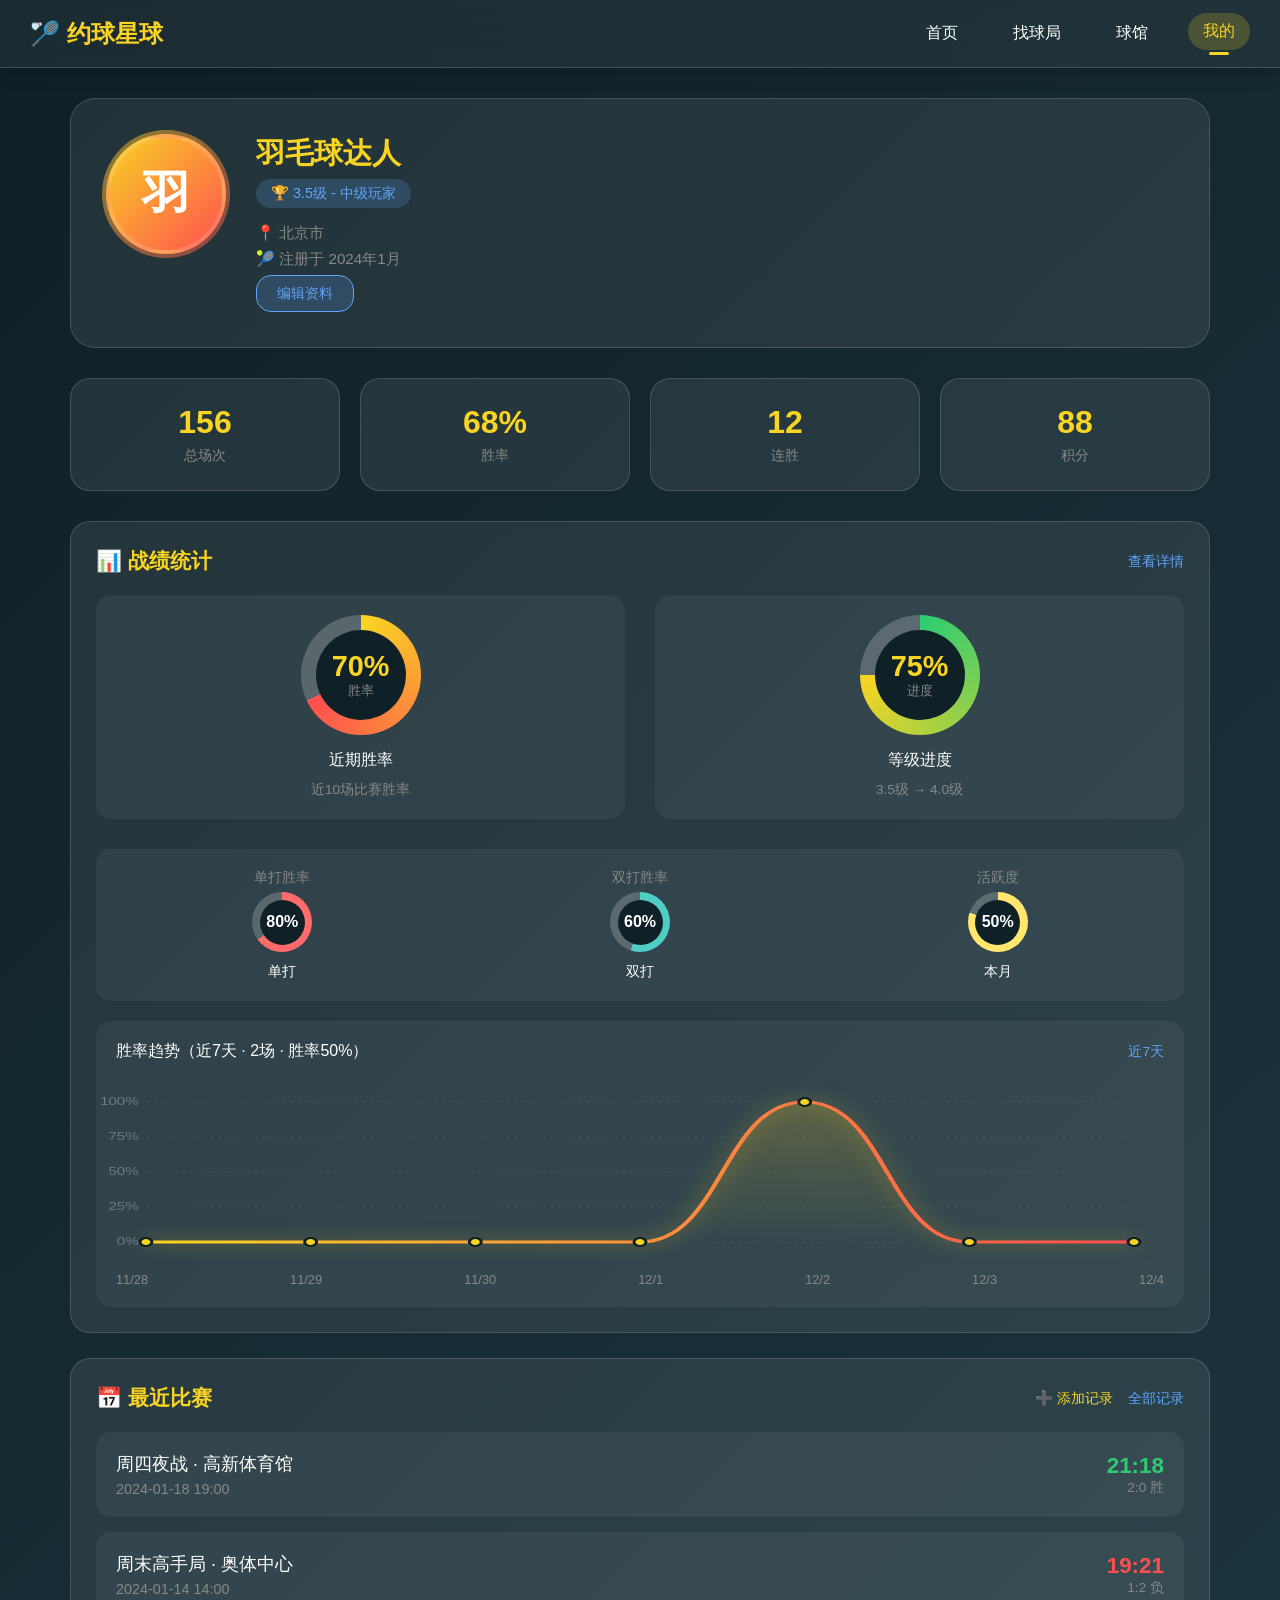
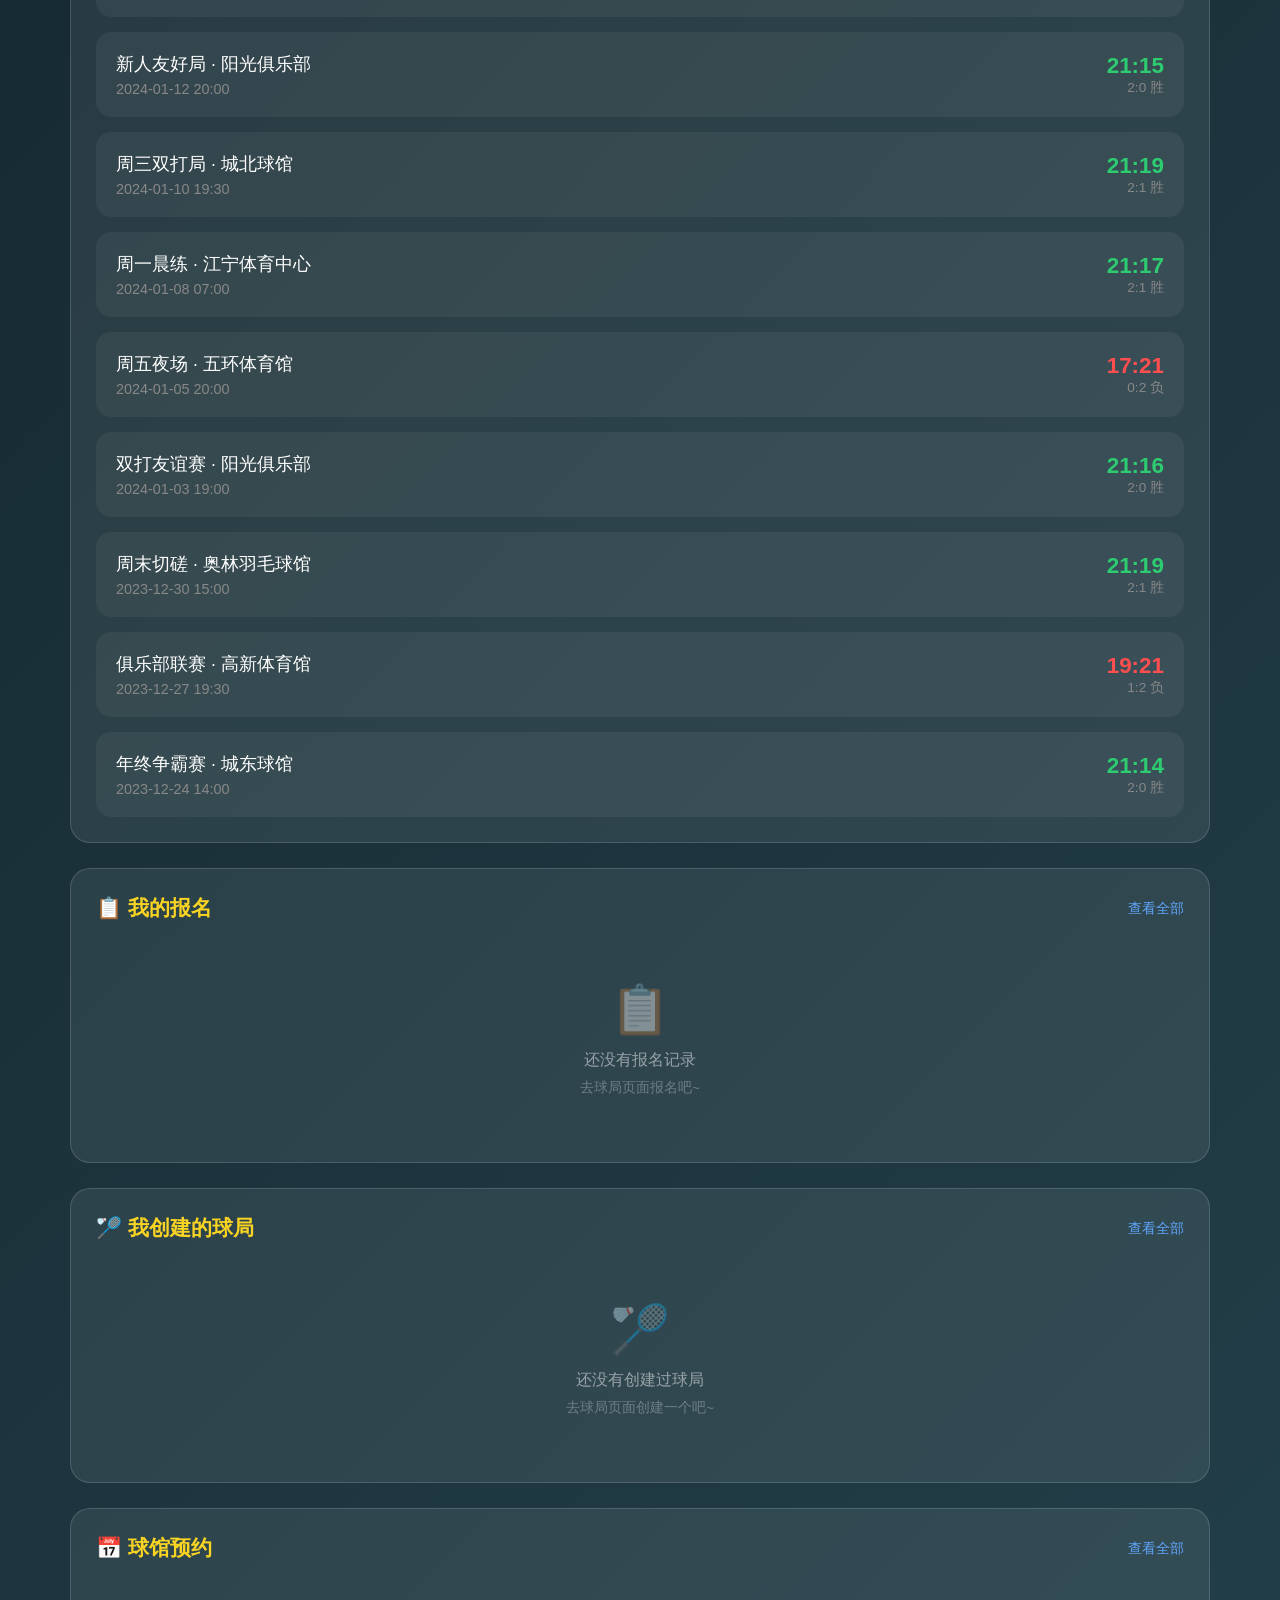
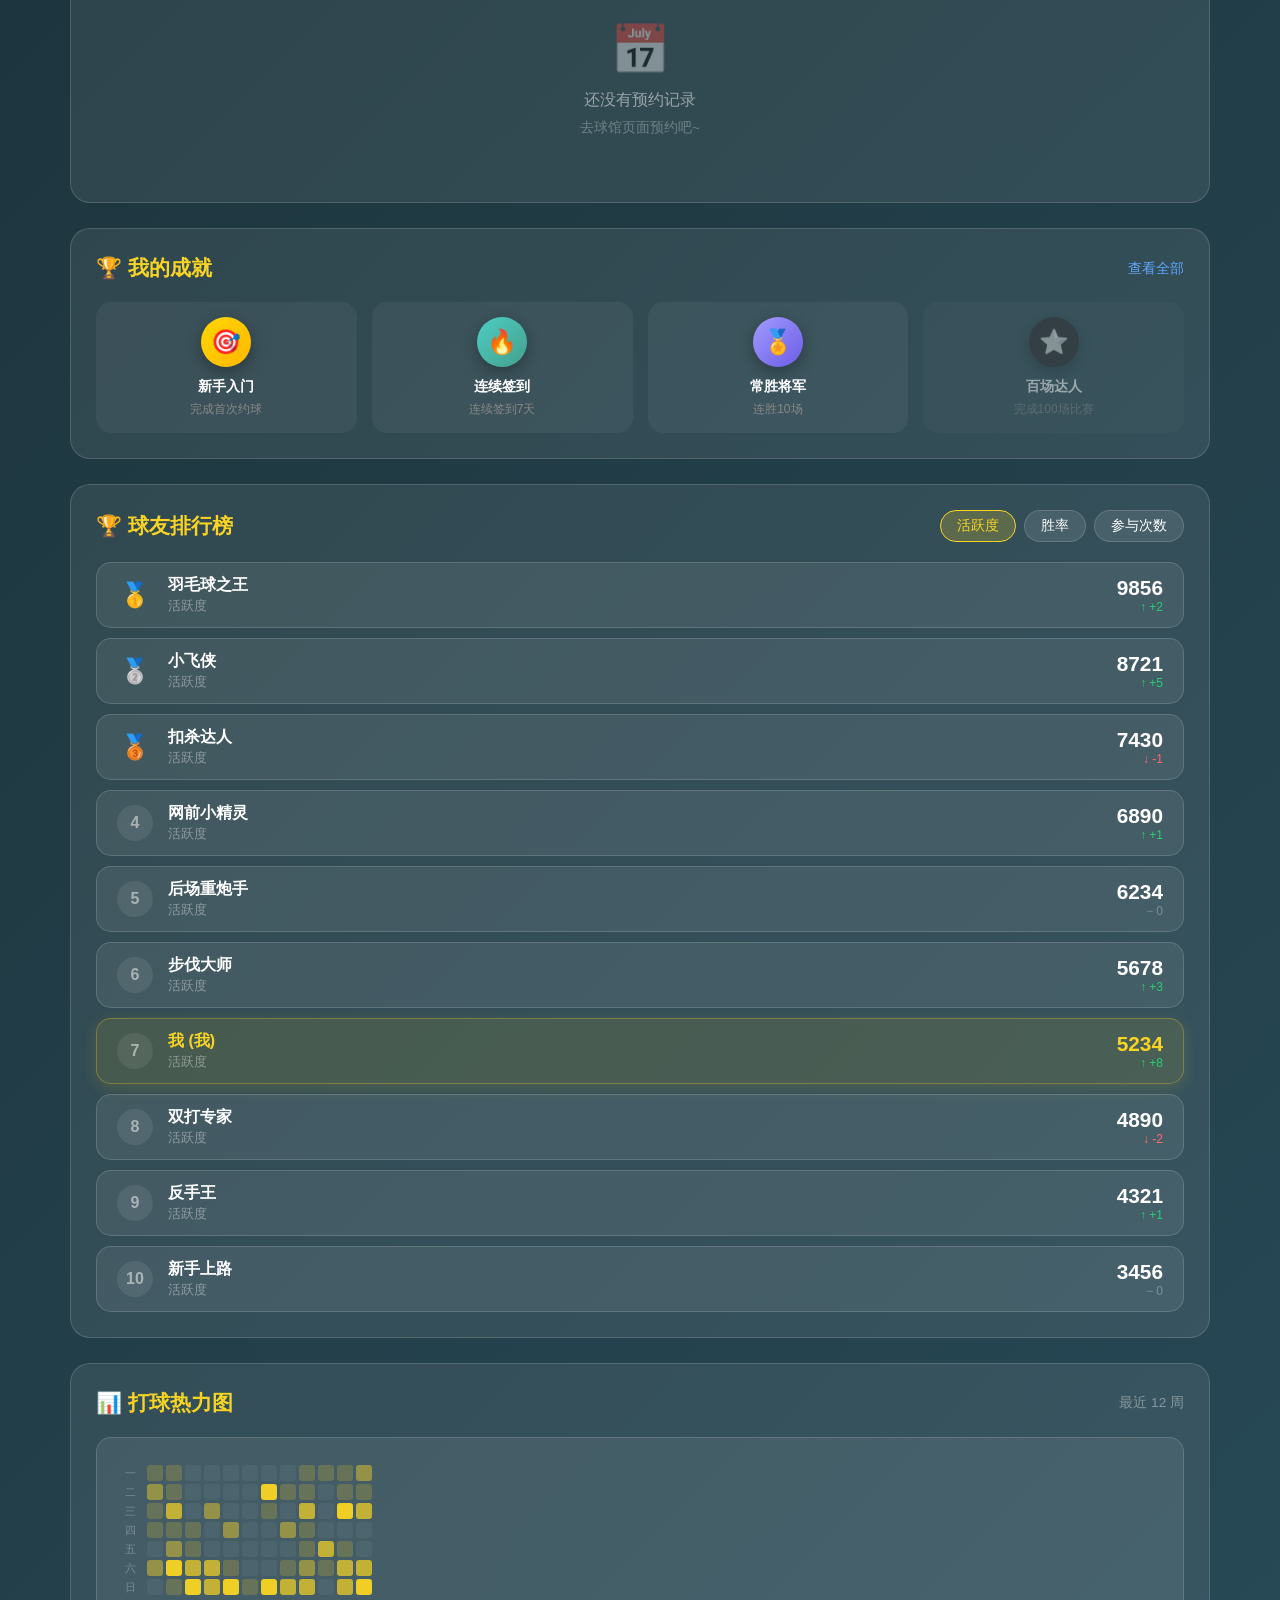
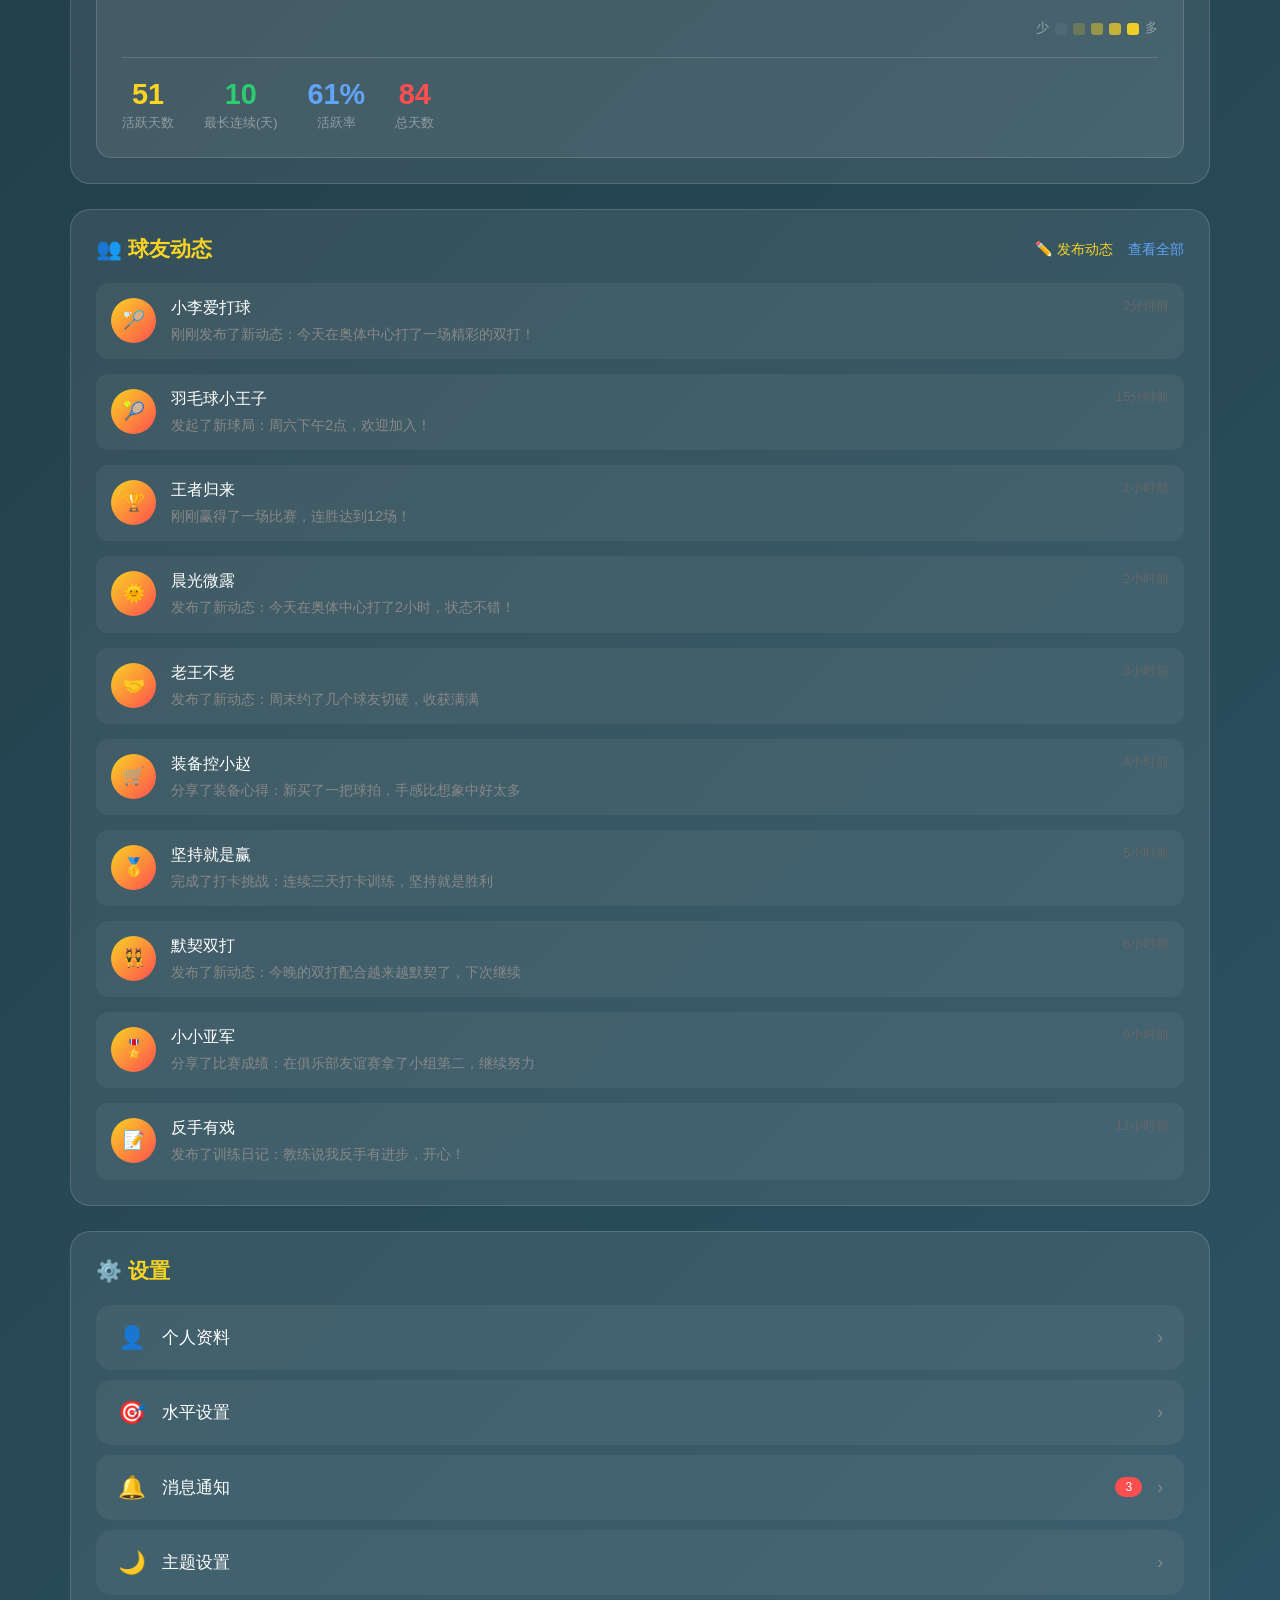
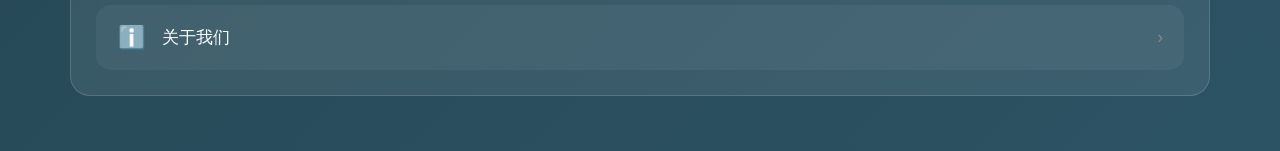
<file: yueqiu-profile.html>
<!DOCTYPE html>
<html lang="zh-CN">
<head>
    <meta charset="UTF-8">
    <meta name="viewport" content="width=device-width, initial-scale=1.0">
    <title>约球星球 - 我的</title>
    <link rel="stylesheet" href="styles.css">
    <style>
        .profile-header {
            background: var(--dark-card);
            border-radius: 25px;
            padding: 35px;
            display: flex;
            gap: 30px;
            margin-bottom: 30px;
            border: 1px solid var(--dark-border);
            position: relative;
            overflow: hidden;
        }
        
        .profile-header::before {
            content: '';
            position: absolute;
            top: -50%;
            right: -20%;
            width: 200px;
            height: 200px;
            background: radial-gradient(circle, rgba(249,212,35,0.15) 0%, transparent 70%);
            border-radius: 50%;
        }
        
        .avatar {
            width: 120px;
            height: 120px;
            border-radius: 50%;
            background: linear-gradient(135deg, var(--primary-color), var(--secondary-color));
            display: flex;
            align-items: center;
            justify-content: center;
            font-size: 3rem;
            font-weight: bold;
            border: 4px solid rgba(255,255,255,0.3);
            position: relative;
            z-index: 1;
            cursor: pointer;
            transition: all 0.3s;
        }
        
        .avatar::before {
            content: '';
            position: absolute;
            top: -8px;
            left: -8px;
            right: -8px;
            bottom: -8px;
            border-radius: 50%;
            background: linear-gradient(135deg, rgba(249,212,35,0.5), rgba(255,78,80,0.5));
            z-index: -1;
            animation: glow 2s ease-in-out infinite;
        }
        
        @keyframes glow {
            0%, 100% {
                opacity: 0.6;
                transform: scale(1);
            }
            50% {
                opacity: 1;
                transform: scale(1.05);
            }
        }
        
        .avatar:hover {
            transform: scale(1.05);
            box-shadow: 0 0 30px rgba(249,212,35,0.5);
        }
        
        .profile-info {
            flex: 1;
            position: relative;
            z-index: 1;
        }
        
        .profile-info h2 {
            font-size: 1.8rem;
            color: var(--primary-color);
            margin-bottom: 5px;
        }
        
        .profile-info .level {
            display: inline-block;
            background: rgba(96,165,250,0.2);
            color: var(--info-color);
            padding: 5px 15px;
            border-radius: 15px;
            font-size: 0.9rem;
            margin-bottom: 15px;
        }
        
        .profile-info p {
            color: #888;
            font-size: 0.95rem;
            margin-bottom: 5px;
        }
        
        .edit-btn {
            background: rgba(96,165,250,0.2);
            border: 1px solid var(--info-color);
            color: var(--info-color);
            padding: 8px 20px;
            border-radius: 15px;
            font-size: 0.9rem;
            cursor: pointer;
            transition: all 0.3s;
        }
        
        .edit-btn:hover {
            background: rgba(96,165,250,0.3);
        }
        
        .stats-row {
            display: grid;
            grid-template-columns: repeat(4, 1fr);
            gap: 20px;
            margin-bottom: 30px;
        }
        
        .stat-card {
            background: var(--dark-card);
            border-radius: 20px;
            padding: 25px;
            text-align: center;
            border: 1px solid var(--dark-border);
            transition: all 0.3s;
            cursor: pointer;
        }
        
        .stat-card:hover {
            background: rgba(249,212,35,0.1);
            border-color: var(--primary-color);
            transform: translateY(-5px);
        }
        
        .stat-card .value {
            font-size: 2rem;
            font-weight: bold;
            color: var(--primary-color);
            margin-bottom: 5px;
        }
        
        .stat-card .label {
            font-size: 0.9rem;
            color: #888;
        }
        
        .section {
            background: var(--dark-card);
            border-radius: 20px;
            padding: 25px;
            margin-bottom: 25px;
            border: 1px solid var(--dark-border);
        }
        
        .section-header {
            display: flex;
            justify-content: space-between;
            align-items: center;
            margin-bottom: 20px;
            flex-wrap: wrap;
            gap: 10px;
        }

        .section h3 {
            font-size: 1.3rem;
            color: var(--primary-color);
            white-space: nowrap;
        }
        
        .section-header a {
            color: var(--info-color);
            text-decoration: none;
            font-size: 0.9rem;
        }
        
        .match-list {
            display: flex;
            flex-direction: column;
            gap: 15px;
        }
        
        .match-item {
            background: rgba(255,255,255,0.05);
            border-radius: 15px;
            padding: 20px;
            display: flex;
            justify-content: space-between;
            align-items: center;
            transition: all 0.3s;
            cursor: pointer;
        }
        
        .match-item:hover {
            background: rgba(255,255,255,0.08);
            transform: translateX(5px);
        }
        
        .match-info {
            flex: 1;
        }
        
        .match-info .match-title {
            font-size: 1.1rem;
            color: #fff;
            margin-bottom: 5px;
        }
        
        .match-info .match-date {
            color: #888;
            font-size: 0.9rem;
        }
        
        .match-result {
            text-align: right;
        }
        
        .match-score {
            font-size: 1.4rem;
            font-weight: bold;
            color: var(--success-color);
        }
        
        .match-score.lose {
            color: var(--secondary-color);
        }
        
        .match-set {
            font-size: 0.85rem;
            color: #888;
        }
        
        .stats-chart {
            display: grid;
            grid-template-columns: repeat(2, 1fr);
            gap: 30px;
            margin-bottom: 30px;
        }
        
        .chart-item {
            background: rgba(255,255,255,0.05);
            border-radius: 15px;
            padding: 20px;
            text-align: center;
        }
        
        .circle-progress {
            width: 120px;
            height: 120px;
            margin: 0 auto 15px;
            position: relative;
        }
        
        .circle-bg {
            width: 100%;
            height: 100%;
            border-radius: 50%;
            background: conic-gradient(from 0deg, var(--primary-color) 0deg, var(--secondary-color) 244.8deg, rgba(255,255,255,0.2) 244.8deg);
            display: flex;
            align-items: center;
            justify-content: center;
            animation: rotate 2s ease-out;
        }
        
        .circle-inner {
            width: 90px;
            height: 90px;
            border-radius: 50%;
            background: #0f2027;
            display: flex;
            align-items: center;
            justify-content: center;
            flex-direction: column;
        }
        
        .circle-value {
            font-size: 1.8rem;
            font-weight: bold;
            color: var(--primary-color);
        }
        
        .circle-label {
            font-size: 0.8rem;
            color: #888;
        }
        
        .level-circle-bg {
            width: 100%;
            height: 100%;
            border-radius: 50%;
            background: conic-gradient(from 0deg, var(--success-color) 0deg, var(--primary-color) 270deg, rgba(255,255,255,0.2) 270deg);
            display: flex;
            align-items: center;
            justify-content: center;
            animation: rotate 2s ease-out;
        }
        
        @keyframes rotate {
            from { transform: rotate(-90deg); }
            to { transform: rotate(0deg); }
        }
        
        .chart-title {
            font-size: 1rem;
            color: #fff;
            margin-bottom: 10px;
        }
        
        .chart-desc {
            font-size: 0.85rem;
            color: #888;
        }
        
        .progress-ring {
            margin-top: 20px;
            padding: 20px;
            background: rgba(255,255,255,0.05);
            border-radius: 15px;
        }
        
        .ring-container {
            display: flex;
            align-items: center;
            gap: 25px;
        }
        
        .ring-item {
            flex: 1;
            text-align: center;
        }
        
        .mini-ring {
            width: 60px;
            height: 60px;
            margin: 0 auto 10px;
            position: relative;
        }
        
        .mini-ring-bg1 {
            width: 100%;
            height: 100%;
            border-radius: 50%;
            background: conic-gradient(from 0deg, #ff6b6b 0deg, #ff6b6b 234deg, rgba(255,255,255,0.2) 234deg);
            display: flex;
            align-items: center;
            justify-content: center;
        }
        
        .mini-ring-bg2 {
            width: 100%;
            height: 100%;
            border-radius: 50%;
            background: conic-gradient(from 0deg, #4ecdc4 0deg, #4ecdc4 198deg, rgba(255,255,255,0.2) 198deg);
            display: flex;
            align-items: center;
            justify-content: center;
        }
        
        .mini-ring-bg3 {
            width: 100%;
            height: 100%;
            border-radius: 50%;
            background: conic-gradient(from 0deg, #ffe66d 0deg, #ffe66d 288deg, rgba(255,255,255,0.2) 288deg);
            display: flex;
            align-items: center;
            justify-content: center;
        }
        
        .mini-ring-inner {
            width: 45px;
            height: 45px;
            border-radius: 50%;
            background: #0f2027;
            display: flex;
            align-items: center;
            justify-content: center;
        }
        
        .mini-ring-value {
            font-size: 1rem;
            font-weight: bold;
            color: #fff;
        }
        
        .ring-label {
            font-size: 0.85rem;
            color: #888;
            margin-bottom: 5px;
        }
        
        .ring-name {
            font-size: 0.9rem;
            color: #fff;
        }
        
        .win-trend {
            margin-top: 20px;
            padding: 20px;
            background: rgba(255,255,255,0.05);
            border-radius: 15px;
        }
        
        .trend-header {
            display: flex;
            justify-content: space-between;
            align-items: center;
            margin-bottom: 20px;
        }
        
        .trend-title {
            font-size: 1rem;
            color: #fff;
        }
        
        .trend-period {
            font-size: 0.85rem;
            color: var(--info-color);
            cursor: pointer;
        }
        
        .trend-chart {
            position: relative;
            width: 100%;
            height: 180px;
            margin-bottom: 5px;
        }
        
        .trend-svg {
            width: 100%;
            height: 100%;
            overflow: visible;
        }
        
        .trend-line-path {
            fill: none;
            stroke: url(#lineGradient);
            stroke-width: 3;
            stroke-linecap: round;
            stroke-linejoin: round;
            filter: drop-shadow(0 0 8px rgba(249, 212, 35, 0.5));
            transition: stroke-dasharray 1s ease;
        }
        
        .trend-area-path {
            fill: url(#areaGradient);
            opacity: 0.4;
            transition: opacity 0.3s;
        }
        
        .trend-chart:hover .trend-area-path {
            opacity: 0.6;
        }
        
        .trend-dot {
            fill: #f9d423;
            stroke: #0f2027;
            stroke-width: 2;
            cursor: pointer;
            transition: all 0.2s;
        }
        
        .trend-dot:hover {
            r: 7;
            fill: #ff4e50;
            filter: drop-shadow(0 0 8px rgba(255, 78, 80, 0.8));
        }
        
        .trend-grid-line {
            stroke: rgba(255, 255, 255, 0.05);
            stroke-width: 1;
            stroke-dasharray: 3 3;
        }
        
        .trend-y-label {
            fill: rgba(255, 255, 255, 0.3);
            font-size: 10px;
            font-family: inherit;
        }
        
        .trend-tooltip {
            position: absolute;
            background: rgba(0, 0, 0, 0.9);
            border: 1px solid rgba(249, 212, 35, 0.5);
            color: #fff;
            padding: 6px 10px;
            border-radius: 6px;
            font-size: 0.75rem;
            pointer-events: none;
            opacity: 0;
            transition: opacity 0.2s;
            white-space: nowrap;
            z-index: 10;
            transform: translate(-50%, -100%);
        }
        
        .trend-tooltip.show {
            opacity: 1;
        }
        
        .trend-labels {
            display: flex;
            justify-content: space-between;
            margin-top: 10px;
            font-size: 0.8rem;
            color: #888;
        }
        
        .menu-list {
            display: flex;
            flex-direction: column;
            gap: 10px;
        }
        
        .menu-item {
            display: flex;
            align-items: center;
            gap: 15px;
            padding: 18px 20px;
            background: rgba(255,255,255,0.05);
            border-radius: 15px;
            cursor: pointer;
            transition: all 0.3s;
            border: 1px solid transparent;
        }
        
        .menu-item:hover {
            background: rgba(255,255,255,0.1);
            border-color: rgba(249,212,35,0.3);
            transform: translateX(8px);
        }
        
        .menu-item.active {
            background: rgba(249,212,35,0.1);
            border-color: var(--primary-color);
        }
        
        .menu-item .icon {
            font-size: 1.4rem;
            width: 30px;
            text-align: center;
        }
        
        .menu-item .text {
            flex: 1;
            color: #fff;
            font-size: 1.05rem;
        }
        
        .menu-item .arrow {
            color: #888;
            font-size: 1.1rem;
            transition: transform 0.3s;
        }
        
        .menu-item:hover .arrow {
            transform: translateX(5px);
        }
        
        .menu-item .badge {
            background: var(--secondary-color);
            color: #fff;
            font-size: 0.75rem;
            padding: 3px 10px;
            border-radius: 10px;
        }
        
        .modal-content {
            padding: 30px;
        }
        
        .modal-content h2 {
            color: var(--primary-color);
            margin-bottom: 25px;
            font-size: 1.4rem;
        }
        
        .form-group {
            margin-bottom: 20px;
        }
        
        .form-group label {
            display: block;
            color: #aaa;
            font-size: 0.9rem;
            margin-bottom: 8px;
        }
        
        .form-group input,
        .form-group select,
        .form-group textarea {
            width: 100%;
            background: rgba(255,255,255,0.08);
            border: 1px solid rgba(255,255,255,0.15);
            border-radius: 15px;
            padding: 14px 18px;
            color: #fff;
            font-size: 1rem;
            outline: none;
            transition: all 0.3s;
            box-sizing: border-box;
        }
        
        .form-group input:focus,
        .form-group select:focus,
        .form-group textarea:focus {
            border-color: var(--primary-color);
            box-shadow: 0 0 0 3px rgba(249,212,35,0.1);
            background: rgba(255,255,255,0.12);
        }
        
        .form-group select {
            appearance: none;
            background-image: url("data:image/svg+xml,%3Csvg xmlns='http://www.w3.org/2000/svg' width='24' height='24' viewBox='0 0 24 24' fill='none' stroke='%23888' stroke-width='2' stroke-linecap='round' stroke-linejoin='round'%3E%3Cpolyline points='6 9 12 15 18 9'%3E%3C/polyline%3E%3C/svg%3E");
            background-repeat: no-repeat;
            background-position: right 12px center;
            background-size: 16px;
            cursor: pointer;
        }
        
        .form-group textarea {
            resize: vertical;
            min-height: 80px;
        }
        
        .form-row {
            display: grid;
            grid-template-columns: repeat(2, 1fr);
            gap: 15px;
        }
        
        .form-actions {
            display: flex;
            gap: 15px;
            margin-top: 30px;
        }
        
        .form-actions button {
            flex: 1;
            padding: 14px;
            border-radius: 12px;
            font-size: 1rem;
            font-weight: bold;
            cursor: pointer;
            transition: all 0.2s;
        }
        
        .btn-primary {
            background: linear-gradient(to right, var(--primary-color), var(--secondary-color));
            border: none;
            color: #000;
        }
        
        .btn-primary:hover {
            transform: scale(1.02);
        }
        
        .btn-secondary {
            background: rgba(255,255,255,0.1);
            border: 1px solid var(--dark-border);
            color: #fff;
        }
        
        .btn-secondary:hover {
            background: rgba(255,255,255,0.15);
        }
        
        .switch-row {
            display: flex;
            justify-content: space-between;
            align-items: center;
            padding: 15px 0;
            border-bottom: 1px solid var(--dark-border);
        }
        
        .switch-row:last-child {
            border-bottom: none;
        }
        
        .switch-label {
            flex: 1;
        }
        
        .switch-label h4 {
            color: #fff;
            margin-bottom: 5px;
            font-size: 1rem;
        }
        
        .switch-label p {
            color: #888;
            font-size: 0.85rem;
        }
        
        .toggle-switch {
            position: relative;
            width: 50px;
            height: 28px;
            background: rgba(255,255,255,0.2);
            border-radius: 14px;
            cursor: pointer;
            transition: background 0.3s;
        }
        
        .toggle-switch.active {
            background: var(--primary-color);
        }
        
        .toggle-switch::after {
            content: '';
            position: absolute;
            top: 3px;
            left: 3px;
            width: 22px;
            height: 22px;
            background: #fff;
            border-radius: 50%;
            transition: left 0.3s;
        }
        
        .toggle-switch.active::after {
            left: 25px;
        }
        
        .level-options {
            display: grid;
            grid-template-columns: repeat(3, 1fr);
            gap: 12px;
        }
        
        .level-option {
            background: rgba(255,255,255,0.05);
            border: 2px solid transparent;
            border-radius: 12px;
            padding: 15px;
            text-align: center;
            cursor: pointer;
            transition: all 0.3s;
        }
        
        .level-option:hover {
            background: rgba(255,255,255,0.1);
            border-color: rgba(249,212,35,0.3);
        }
        
        .level-option.active {
            border-color: var(--primary-color);
            background: rgba(249,212,35,0.1);
        }
        
        .level-option .level-num {
            font-size: 1.5rem;
            font-weight: bold;
            color: var(--primary-color);
        }
        
        .level-option .level-name {
            font-size: 0.85rem;
            color: #888;
            margin-top: 5px;
        }
        
        .theme-options {
            display: grid;
            grid-template-columns: repeat(3, 1fr);
            gap: 15px;
        }
        
        .theme-option {
            background: rgba(255,255,255,0.05);
            border: 2px solid transparent;
            border-radius: 12px;
            padding: 20px;
            text-align: center;
            cursor: pointer;
            transition: all 0.3s;
        }
        
        .theme-option:hover {
            border-color: rgba(249,212,35,0.3);
        }
        
        .theme-option.active {
            border-color: var(--primary-color);
        }
        
        .theme-preview {
            width: 60px;
            height: 60px;
            border-radius: 10px;
            margin: 0 auto 10px;
        }
        
        .theme-dark {
            background: linear-gradient(135deg, #0f2027, #203a43);
        }
        
        .theme-light {
            background: linear-gradient(135deg, #f5f7fa, #c3cfe2);
        }
        
        .theme-colorful {
            background: linear-gradient(135deg, #667eea, #764ba2);
        }
        
        .theme-name {
            color: #fff;
            font-size: 0.9rem;
        }
        
        .save-message {
            background: rgba(46,204,113,0.2);
            border: 1px solid var(--success-color);
            border-radius: 10px;
            padding: 12px 15px;
            color: var(--success-color);
            margin-bottom: 20px;
            display: none;
            text-align: center;
        }
        
        .save-message.show {
            display: block;
            animation: fadeIn 0.3s ease-out;
        }
        
        @keyframes fadeIn {
            from { opacity: 0; transform: translateY(-10px); }
            to { opacity: 1; transform: translateY(0); }
        }
        
        .achievement-card {
            background: rgba(255,255,255,0.05);
            border-radius: 15px;
            padding: 15px;
            text-align: center;
            transition: all 0.3s;
            cursor: pointer;
        }
        
        .achievement-card:hover {
            background: rgba(255,255,255,0.1);
            transform: translateY(-3px);
        }
        
        .achievement-card.locked {
            opacity: 0.5;
        }
        
        .achievement-icon {
            width: 50px;
            height: 50px;
            border-radius: 50%;
            display: flex;
            align-items: center;
            justify-content: center;
            font-size: 1.5rem;
            margin: 0 auto 10px;
            box-shadow: 0 5px 15px rgba(0,0,0,0.3);
        }
        
        .achievement-name {
            color: #fff;
            font-size: 0.9rem;
            font-weight: 600;
            margin-bottom: 5px;
        }
        
        .achievement-desc {
            color: #888;
            font-size: 0.75rem;
        }
        
        .friend-list {
            display: flex;
            flex-direction: column;
            gap: 15px;
        }
        
        .friend-item {
            display: flex;
            gap: 15px;
            padding: 15px;
            background: rgba(255,255,255,0.05);
            border-radius: 12px;
            transition: all 0.3s;
            cursor: pointer;
        }
        
        .friend-item:hover {
            background: rgba(255,255,255,0.1);
        }
        
        .friend-avatar {
            width: 45px;
            height: 45px;
            border-radius: 50%;
            background: linear-gradient(135deg, var(--primary-color), var(--secondary-color));
            display: flex;
            align-items: center;
            justify-content: center;
            font-size: 1.1rem;
            flex-shrink: 0;
        }
        
        .friend-info {
            flex: 1;
            min-width: 0;
        }
        
        .friend-name {
            color: #fff;
            font-weight: 500;
            margin-bottom: 5px;
        }
        
        .friend-action {
            color: #888;
            font-size: 0.9rem;
            line-height: 1.4;
            overflow: hidden;
            text-overflow: ellipsis;
            white-space: nowrap;
        }
        
        .friend-time {
            color: #666;
            font-size: 0.8rem;
            flex-shrink: 0;
        }
        
        @media (max-width: 768px) {
            .profile-header {
                flex-direction: column;
                text-align: center;
            }
            .stats-row {
                grid-template-columns: repeat(2, 1fr);
            }
            .match-item {
                flex-direction: column;
                gap: 10px;
                text-align: center;
                align-items: center;
            }
            .match-info {
                text-align: center;
            }
            .match-result {
                text-align: center;
            }
            .stats-chart {
                grid-template-columns: 1fr;
            }
            .ring-container {
                flex-direction: column;
            }
            .form-row {
                grid-template-columns: 1fr;
            }
            .level-options, .theme-options {
                grid-template-columns: 1fr;
            }
            .achievement-grid {
                grid-template-columns: repeat(2, 1fr) !important;
            }
            .achievement-card {
                padding: 12px;
            }
            .achievement-icon {
                width: 40px;
                height: 40px;
                font-size: 1.2rem;
            }
            .section-header {
                flex-wrap: wrap;
                gap: 10px;
            }
            .friend-item {
                flex-wrap: wrap;
            }
            .friend-time {
                width: 100%;
                text-align: right;
            }
        }

        @media (max-width: 480px) {
            .achievement-grid {
                grid-template-columns: repeat(2, 1fr) !important;
            }
            .stats-row {
                grid-template-columns: repeat(2, 1fr);
            }
        }
    </style>
</head>
<body>
    <div class="nav-bar">
        <div class="logo">🏸 约球星球</div>
        <div class="nav-links">
            <a href="yueqiuxingqiu.html">首页</a>
            <a href="yueqiu-group.html">找球局</a>
            <a href="yueqiu-court.html">球馆</a>
            <a href="yueqiu-profile.html" class="active">我的</a>
        </div>
    </div>

    <div class="container">
        <div class="profile-header">
            <div class="avatar" onclick="openModal('profile')" id="avatar-text">羽</div>
            <div class="profile-info">
                <h2 id="display-name">羽毛球达人</h2>
                <span class="level" id="display-level">🏆 3.5级 - 中级玩家</span>
                <p id="display-city">📍 北京市</p>
                <p>🎾 注册于 2024年1月</p>
                <button class="edit-btn" onclick="openModal('profile')">编辑资料</button>
            </div>
        </div>

        <div class="stats-row">
            <div class="stat-card" onclick="openModal('stats')">
                <div class="value">156</div>
                <div class="label">总场次</div>
            </div>
            <div class="stat-card" onclick="openModal('stats')">
                <div class="value">68%</div>
                <div class="label">胜率</div>
            </div>
            <div class="stat-card">
                <div class="value">12</div>
                <div class="label">连胜</div>
            </div>
            <div class="stat-card">
                <div class="value">88</div>
                <div class="label">积分</div>
            </div>
        </div>

        <div class="section">
            <div class="section-header">
                <h3>📊 战绩统计</h3>
                <a href="#" onclick="openModal('stats')">查看详情</a>
            </div>
            
            <div class="stats-chart">
                <div class="chart-item">
                    <div class="circle-progress">
                        <div class="circle-bg">
                            <div class="circle-inner">
                                <div class="circle-value">68%</div>
                                <div class="circle-label">胜率</div>
                            </div>
                        </div>
                    </div>
                    <div class="chart-title">近期胜率</div>
                    <div class="chart-desc">近30场比赛胜率</div>
                </div>
                
                <div class="chart-item">
                    <div class="circle-progress">
                        <div class="level-circle-bg">
                            <div class="circle-inner">
                                <div class="circle-value">75%</div>
                                <div class="circle-label">进度</div>
                            </div>
                        </div>
                    </div>
                    <div class="chart-title">等级进度</div>
                    <div class="chart-desc">3.5级 → 4.0级</div>
                </div>
            </div>

            <div class="progress-ring">
                <div class="ring-container">
                    <div class="ring-item">
                        <div class="ring-label">单打胜率</div>
                        <div class="mini-ring">
                            <div class="mini-ring-bg1">
                                <div class="mini-ring-inner">
                                    <div class="mini-ring-value">65%</div>
                                </div>
                            </div>
                        </div>
                        <div class="ring-name">单打</div>
                    </div>
                    <div class="ring-item">
                        <div class="ring-label">双打胜率</div>
                        <div class="mini-ring">
                            <div class="mini-ring-bg2">
                                <div class="mini-ring-inner">
                                    <div class="mini-ring-value">55%</div>
                                </div>
                            </div>
                        </div>
                        <div class="ring-name">双打</div>
                    </div>
                    <div class="ring-item">
                        <div class="ring-label">活跃度</div>
                        <div class="mini-ring">
                            <div class="mini-ring-bg3">
                                <div class="mini-ring-inner">
                                    <div class="mini-ring-value">80%</div>
                                </div>
                            </div>
                        </div>
                        <div class="ring-name">本月</div>
                    </div>
                </div>
            </div>

            <div class="win-trend">
                <div class="trend-header">
                    <div class="trend-title">胜率趋势</div>
                    <div class="trend-period" id="trend-period-btn" onclick="changePeriod()">近7天</div>
                </div>
                <div class="trend-chart" id="trend-chart-container">
                    <svg class="trend-svg" id="trend-svg" viewBox="0 0 700 180" preserveAspectRatio="none">
                        <defs>
                            <linearGradient id="lineGradient" x1="0%" y1="0%" x2="100%" y2="0%">
                                <stop offset="0%" style="stop-color:#f9d423;stop-opacity:1" />
                                <stop offset="100%" style="stop-color:#ff4e50;stop-opacity:1" />
                            </linearGradient>
                            <linearGradient id="areaGradient" x1="0%" y1="0%" x2="0%" y2="100%">
                                <stop offset="0%" style="stop-color:#f9d423;stop-opacity:0.5" />
                                <stop offset="100%" style="stop-color:#f9d423;stop-opacity:0" />
                            </linearGradient>
                        </defs>
                        <g id="trend-grid"></g>
                        <path class="trend-area-path" id="trend-area" d=""></path>
                        <path class="trend-line-path" id="trend-line" d=""></path>
                        <g id="trend-dots"></g>
                    </svg>
                    <div class="trend-tooltip" id="trend-tooltip"></div>
                </div>
                <div class="trend-labels" id="trend-labels">
                    <span>周一</span>
                    <span>周二</span>
                    <span>周三</span>
                    <span>周四</span>
                    <span>周五</span>
                    <span>周六</span>
                    <span>周日</span>
                </div>
            </div>
        </div>

        <div class="section">
            <div class="section-header">
                <h3>📅 最近比赛</h3>
                <div style="display: flex; gap: 15px; align-items: center;">
                    <a href="javascript:void(0)" onclick="openAddMatchModal()" style="color: #f9d423;">➕ 添加记录</a>
                    <a href="javascript:void(0)" onclick="showAllMatchRecords()">全部记录</a>
                </div>
            </div>
            <div class="match-list" id="match-list-container">
                <div class="match-item">
                    <div class="match-info">
                        <div class="match-title">周四夜战 · 高新体育馆</div>
                        <div class="match-date">2024-01-18 19:00</div>
                    </div>
                    <div class="match-result">
                        <div class="match-score">21:18</div>
                        <div class="match-set">2:0 胜</div>
                    </div>
                </div>
                <div class="match-item">
                    <div class="match-info">
                        <div class="match-title">周末高手局 · 奥体中心</div>
                        <div class="match-date">2024-01-14 14:00</div>
                    </div>
                    <div class="match-result">
                        <div class="match-score lose">19:21</div>
                        <div class="match-set">1:2 负</div>
                    </div>
                </div>
                <div class="match-item">
                    <div class="match-info">
                        <div class="match-title">新人友好局 · 阳光俱乐部</div>
                        <div class="match-date">2024-01-12 20:00</div>
                    </div>
                    <div class="match-result">
                        <div class="match-score">21:15</div>
                        <div class="match-set">2:0 胜</div>
                    </div>
                </div>
                <div class="match-item">
                    <div class="match-info">
                        <div class="match-title">周三双打局 · 城北球馆</div>
                        <div class="match-date">2024-01-10 19:30</div>
                    </div>
                    <div class="match-result">
                        <div class="match-score">21:19</div>
                        <div class="match-set">2:1 胜</div>
                    </div>
                </div>
                <div class="match-item">
                    <div class="match-info">
                        <div class="match-title">周一晨练 · 江宁体育中心</div>
                        <div class="match-date">2024-01-08 07:00</div>
                    </div>
                    <div class="match-result">
                        <div class="match-score">21:17</div>
                        <div class="match-set">2:1 胜</div>
                    </div>
                </div>
                <div class="match-item">
                    <div class="match-info">
                        <div class="match-title">周五夜场 · 五环体育馆</div>
                        <div class="match-date">2024-01-05 20:00</div>
                    </div>
                    <div class="match-result">
                        <div class="match-score lose">17:21</div>
                        <div class="match-set">0:2 负</div>
                    </div>
                </div>
                <div class="match-item">
                    <div class="match-info">
                        <div class="match-title">双打友谊赛 · 阳光俱乐部</div>
                        <div class="match-date">2024-01-03 19:00</div>
                    </div>
                    <div class="match-result">
                        <div class="match-score">21:16</div>
                        <div class="match-set">2:0 胜</div>
                    </div>
                </div>
                <div class="match-item">
                    <div class="match-info">
                        <div class="match-title">周末切磋 · 奥林羽毛球馆</div>
                        <div class="match-date">2023-12-30 15:00</div>
                    </div>
                    <div class="match-result">
                        <div class="match-score">21:19</div>
                        <div class="match-set">2:1 胜</div>
                    </div>
                </div>
                <div class="match-item">
                    <div class="match-info">
                        <div class="match-title">俱乐部联赛 · 高新体育馆</div>
                        <div class="match-date">2023-12-27 19:30</div>
                    </div>
                    <div class="match-result">
                        <div class="match-score lose">19:21</div>
                        <div class="match-set">1:2 负</div>
                    </div>
                </div>
                <div class="match-item">
                    <div class="match-info">
                        <div class="match-title">年终争霸赛 · 城东球馆</div>
                        <div class="match-date">2023-12-24 14:00</div>
                    </div>
                    <div class="match-result">
                        <div class="match-score">21:14</div>
                        <div class="match-set">2:0 胜</div>
                    </div>
                </div>
            </div>
        </div>

        <div class="section">
            <div class="section-header">
                <h3>📋 我的报名</h3>
                <a href="javascript:void(0)" onclick="showAllJoins()">查看全部</a>
            </div>
            <div class="match-list" id="my-joins-container"></div>
        </div>

        <div class="section">
            <div class="section-header">
                <h3>🏸 我创建的球局</h3>
                <a href="javascript:void(0)" onclick="showAllCreatedGroups()">查看全部</a>
            </div>
            <div class="match-list" id="my-created-groups-container"></div>
        </div>

        <div class="section">
            <div class="section-header">
                <h3>📅 球馆预约</h3>
                <a href="javascript:void(0)" onclick="showAllCourtBookings()">查看全部</a>
            </div>
            <div class="match-list" id="my-court-bookings-container"></div>
        </div>

        <div class="section">
            <div class="section-header">
                <h3>🏆 我的成就</h3>
                <a href="javascript:void(0)" onclick="showAllAchievements()">查看全部</a>
            </div>
            <div class="achievement-grid" style="display: grid; grid-template-columns: repeat(4, 1fr); gap: 15px;">
                <div class="achievement-card">
                    <div class="achievement-icon" style="background: linear-gradient(135deg, #ffd700, #ffb700);">🎯</div>
                    <div class="achievement-name">新手入门</div>
                    <div class="achievement-desc">完成首次约球</div>
                </div>
                <div class="achievement-card">
                    <div class="achievement-icon" style="background: linear-gradient(135deg, #4ecdc4, #44a08d);">🔥</div>
                    <div class="achievement-name">连续签到</div>
                    <div class="achievement-desc">连续签到7天</div>
                </div>
                <div class="achievement-card">
                    <div class="achievement-icon" style="background: linear-gradient(135deg, #a29bfe, #6c5ce7);">🏅</div>
                    <div class="achievement-name">常胜将军</div>
                    <div class="achievement-desc">连胜10场</div>
                </div>
                <div class="achievement-card locked">
                    <div class="achievement-icon" style="background: #333; filter: grayscale(1);">⭐</div>
                    <div class="achievement-name">百场达人</div>
                    <div class="achievement-desc">完成100场比赛</div>
                </div>
            </div>
        </div>

        <!-- 球友排行榜 -->
        <div class="section">
            <div class="section-header">
                <h3>🏆 球友排行榜</h3>
                <div style="display:flex; gap:8px;">
                    <button onclick="switchRankTab('active')" id="rank-tab-active" style="background:rgba(249,212,35,0.2); border:1px solid var(--primary-color); color:var(--primary-color); padding:6px 16px; border-radius:20px; cursor:pointer; font-size:0.85rem;">活跃度</button>
                    <button onclick="switchRankTab('winrate')" id="rank-tab-winrate" style="background:rgba(255,255,255,0.1); border:1px solid var(--dark-border); color:#fff; padding:6px 16px; border-radius:20px; cursor:pointer; font-size:0.85rem;">胜率</button>
                    <button onclick="switchRankTab('participate')" id="rank-tab-participate" style="background:rgba(255,255,255,0.1); border:1px solid var(--dark-border); color:#fff; padding:6px 16px; border-radius:20px; cursor:pointer; font-size:0.85rem;">参与次数</button>
                </div>
            </div>
            <div id="rank-list" style="display:flex; flex-direction:column; gap:10px;">
                <!-- 排行榜由JS渲染 -->
            </div>
        </div>

        <!-- 打球热力图 -->
        <div class="section">
            <div class="section-header">
                <h3>📊 打球热力图</h3>
                <span style="font-size:0.85rem; color:rgba(255,255,255,0.4);">最近 12 周</span>
            </div>
            <div style="background:var(--dark-card); border:1px solid var(--dark-border); border-radius:15px; padding:25px;">
                <div id="heatmap-container" style="overflow-x:auto; padding-bottom:10px;">
                    <!-- 热力图由JS渲染 -->
                </div>
                <div style="display:flex; align-items:center; justify-content:flex-end; gap:6px; margin-top:15px; font-size:0.8rem; color:rgba(255,255,255,0.4);">
                    <span>少</span>
                    <div style="width:12px; height:12px; border-radius:3px; background:rgba(255,255,255,0.05);"></div>
                    <div style="width:12px; height:12px; border-radius:3px; background:rgba(249,212,35,0.2);"></div>
                    <div style="width:12px; height:12px; border-radius:3px; background:rgba(249,212,35,0.45);"></div>
                    <div style="width:12px; height:12px; border-radius:3px; background:rgba(249,212,35,0.7);"></div>
                    <div style="width:12px; height:12px; border-radius:3px; background:rgba(249,212,35,0.95);"></div>
                    <span>多</span>
                </div>
                <div id="heatmap-stats" style="display:flex; gap:30px; margin-top:20px; padding-top:20px; border-top:1px solid var(--dark-border);">
                    <!-- 统计由JS渲染 -->
                </div>
            </div>
        </div>

        <div class="section">
            <div class="section-header">
                <h3>👥 球友动态</h3>
                <div style="display: flex; gap: 15px; align-items: center;">
                    <a href="javascript:void(0)" onclick="openPublishActivityModal()" style="color: #f9d423;">✏️ 发布动态</a>
                    <a href="javascript:void(0)" onclick="showAllFriendActivities()">查看全部</a>
                </div>
            </div>
            <div class="friend-list" id="friend-list-container">
                <div class="friend-item">
                    <div class="friend-avatar">🏸</div>
                    <div class="friend-info">
                        <div class="friend-name">小李爱打球</div>
                        <div class="friend-action">刚刚发布了新动态：今天在奥体中心打了一场精彩的双打！</div>
                    </div>
                    <div class="friend-time">2分钟前</div>
                </div>
                <div class="friend-item">
                    <div class="friend-avatar">🎾</div>
                    <div class="friend-info">
                        <div class="friend-name">羽毛球小王子</div>
                        <div class="friend-action">发起了新球局：周六下午2点，欢迎加入！</div>
                    </div>
                    <div class="friend-time">15分钟前</div>
                </div>
                <div class="friend-item">
                    <div class="friend-avatar">🏆</div>
                    <div class="friend-info">
                        <div class="friend-name">王者归来</div>
                        <div class="friend-action">刚刚赢得了一场比赛，连胜达到12场！</div>
                    </div>
                    <div class="friend-time">1小时前</div>
                </div>
                <div class="friend-item">
                    <div class="friend-avatar">🌞</div>
                    <div class="friend-info">
                        <div class="friend-name">晨光微露</div>
                        <div class="friend-action">发布了新动态：今天在奥体中心打了2小时，状态不错！</div>
                    </div>
                    <div class="friend-time">2小时前</div>
                </div>
                <div class="friend-item">
                    <div class="friend-avatar">🤝</div>
                    <div class="friend-info">
                        <div class="friend-name">老王不老</div>
                        <div class="friend-action">发布了新动态：周末约了几个球友切磋，收获满满</div>
                    </div>
                    <div class="friend-time">3小时前</div>
                </div>
                <div class="friend-item">
                    <div class="friend-avatar">🛒</div>
                    <div class="friend-info">
                        <div class="friend-name">装备控小赵</div>
                        <div class="friend-action">分享了装备心得：新买了一把球拍，手感比想象中好太多</div>
                    </div>
                    <div class="friend-time">4小时前</div>
                </div>
                <div class="friend-item">
                    <div class="friend-avatar">🥇</div>
                    <div class="friend-info">
                        <div class="friend-name">坚持就是赢</div>
                        <div class="friend-action">完成了打卡挑战：连续三天打卡训练，坚持就是胜利</div>
                    </div>
                    <div class="friend-time">5小时前</div>
                </div>
                <div class="friend-item">
                    <div class="friend-avatar">👯</div>
                    <div class="friend-info">
                        <div class="friend-name">默契双打</div>
                        <div class="friend-action">发布了新动态：今晚的双打配合越来越默契了，下次继续</div>
                    </div>
                    <div class="friend-time">6小时前</div>
                </div>
                <div class="friend-item">
                    <div class="friend-avatar">🎖️</div>
                    <div class="friend-info">
                        <div class="friend-name">小小亚军</div>
                        <div class="friend-action">分享了比赛成绩：在俱乐部友谊赛拿了小组第二，继续努力</div>
                    </div>
                    <div class="friend-time">9小时前</div>
                </div>
                <div class="friend-item">
                    <div class="friend-avatar">📝</div>
                    <div class="friend-info">
                        <div class="friend-name">反手有戏</div>
                        <div class="friend-action">发布了训练日记：教练说我反手有进步，开心！</div>
                    </div>
                    <div class="friend-time">11小时前</div>
                </div>
            </div>
        </div>

        <div class="section">
            <div class="section-header">
                <h3>⚙️ 设置</h3>
            </div>
            <div class="menu-list">
                <div class="menu-item" onclick="openModal('profile')">
                    <span class="icon">👤</span>
                    <span class="text">个人资料</span>
                    <span class="arrow">›</span>
                </div>
                <div class="menu-item" onclick="openModal('level')">
                    <span class="icon">🎯</span>
                    <span class="text">水平设置</span>
                    <span class="arrow">›</span>
                </div>
                <div class="menu-item" onclick="openModal('notification')">
                    <span class="icon">🔔</span>
                    <span class="text">消息通知</span>
                    <span class="badge">3</span>
                    <span class="arrow">›</span>
                </div>
                <div class="menu-item" onclick="openModal('theme')">
                    <span class="icon">🌙</span>
                    <span class="text">主题设置</span>
                    <span class="arrow">›</span>
                </div>
                <div class="menu-item" onclick="openModal('about')">
                    <span class="icon">ℹ️</span>
                    <span class="text">关于我们</span>
                    <span class="arrow">›</span>
                </div>
            </div>
        </div>
    </div>

    <div class="modal-overlay" id="profile-modal">
        <div class="modal" style="max-width: 500px;">
            <div class="modal-content">
                <div class="save-message" id="save-success">✓ 保存成功！</div>
                <h2>👤 编辑个人资料</h2>
                
                <div class="form-group">
                    <label>昵称</label>
                    <input type="text" id="input-name" value="羽毛球达人" placeholder="请输入昵称">
                </div>

                <div class="form-row">
                    <div class="form-group">
                        <label>性别</label>
                        <select id="input-gender">
                            <option>男</option>
                            <option>女</option>
                            <option>保密</option>
                        </select>
                    </div>
                    <div class="form-group">
                        <label>年龄</label>
                        <input type="number" id="input-age" value="28" placeholder="请输入年龄">
                    </div>
                </div>

                <div class="form-group">
                    <label>所在城市</label>
                    <select id="input-city">
                        <option>北京市</option>
                        <option>上海市</option>
                        <option>广州市</option>
                        <option>深圳市</option>
                        <option>成都市</option>
                        <option>杭州市</option>
                    </select>
                </div>

                <div class="form-group">
                    <label>个人简介</label>
                    <textarea id="input-bio" placeholder="介绍一下自己...">热爱羽毛球，每周固定打球3-4次，希望结识更多球友！</textarea>
                </div>

                <div class="form-actions">
                    <button class="btn-secondary" onclick="closeModal('profile-modal')">取消</button>
                    <button class="btn-primary" onclick="saveProfile()">保存修改</button>
                </div>
            </div>
        </div>
    </div>

    <div class="modal-overlay" id="level-modal">
        <div class="modal" style="max-width: 500px;">
            <div class="modal-content">
                <div class="save-message" id="level-save">✓ 保存成功！</div>
                <h2>🎯 水平设置</h2>
                
                <div class="form-group">
                    <label>请选择你的羽毛球水平</label>
                    <div class="level-options">
                        <div class="level-option" onclick="selectLevel(1)">
                            <div class="level-num">1.0-2.0</div>
                            <div class="level-name">新手入门</div>
                        </div>
                        <div class="level-option" onclick="selectLevel(2)">
                            <div class="level-num">2.5-3.0</div>
                            <div class="level-name">业余初级</div>
                        </div>
                        <div class="level-option" onclick="selectLevel(3)">
                            <div class="level-num">3.5-4.0</div>
                            <div class="level-name">业余中级</div>
                        </div>
                        <div class="level-option active" onclick="selectLevel(4)">
                            <div class="level-num">4.5-5.0</div>
                            <div class="level-name">业余高级</div>
                        </div>
                        <div class="level-option" onclick="selectLevel(5)">
                            <div class="level-num">5.5+</div>
                            <div class="level-name">专业水平</div>
                        </div>
                    </div>
                </div>

                <div class="form-group">
                    <label>擅长项目</label>
                    <div style="display: flex; flex-wrap: wrap; gap: 10px;">
                        <label style="display: flex; align-items: center; gap: 5px; cursor: pointer;">
                            <input type="checkbox" checked style="accent-color: var(--primary-color);">
                            <span style="color: #fff;">单打</span>
                        </label>
                        <label style="display: flex; align-items: center; gap: 5px; cursor: pointer;">
                            <input type="checkbox" checked style="accent-color: var(--primary-color);">
                            <span style="color: #fff;">双打</span>
                        </label>
                        <label style="display: flex; align-items: center; gap: 5px; cursor: pointer;">
                            <input type="checkbox" style="accent-color: var(--primary-color);">
                            <span style="color: #fff;">混双</span>
                        </label>
                    </div>
                </div>

                <div class="form-group">
                    <label>常用拍型</label>
                    <select>
                        <option>进攻型</option>
                        <option>防守型</option>
                        <option>平衡型</option>
                    </select>
                </div>

                <div class="form-actions">
                    <button class="btn-secondary" onclick="closeModal('level-modal')">取消</button>
                    <button class="btn-primary" onclick="saveLevel()">保存设置</button>
                </div>
            </div>
        </div>
    </div>

    <div class="modal-overlay" id="notification-modal">
        <div class="modal" style="max-width: 500px;">
            <div class="modal-content">
                <div class="save-message" id="notify-save">✓ 保存成功！</div>
                <h2>🔔 消息通知</h2>
                
                <div class="switch-row">
                    <div class="switch-label">
                        <h4>球局邀请通知</h4>
                        <p>当有人邀请你加入球局时</p>
                    </div>
                    <div class="toggle-switch active" onclick="toggleSwitch(this)"></div>
                </div>

                <div class="switch-row">
                    <div class="switch-label">
                        <h4>球局更新通知</h4>
                        <p>当你加入的球局有更新时</p>
                    </div>
                    <div class="toggle-switch active" onclick="toggleSwitch(this)"></div>
                </div>

                <div class="switch-row">
                    <div class="switch-label">
                        <h4>私信通知</h4>
                        <p>当有人给你发送私信时</p>
                    </div>
                    <div class="toggle-switch active" onclick="toggleSwitch(this)"></div>
                </div>

                <div class="switch-row">
                    <div class="switch-label">
                        <h4>系统通知</h4>
                        <p>平台重要消息和活动通知</p>
                    </div>
                    <div class="toggle-switch" onclick="toggleSwitch(this)"></div>
                </div>

                <div class="switch-row">
                    <div class="switch-label">
                        <h4>比赛结果通知</h4>
                        <p>当比赛结束后推送结果</p>
                    </div>
                    <div class="toggle-switch active" onclick="toggleSwitch(this)"></div>
                </div>

                <div class="switch-row">
                    <div class="switch-label">
                        <h4>每日签到提醒</h4>
                        <p>每天提醒你签到领取积分</p>
                    </div>
                    <div class="toggle-switch" onclick="toggleSwitch(this)"></div>
                </div>

                <div class="form-actions">
                    <button class="btn-secondary" onclick="closeModal('notification-modal')">取消</button>
                    <button class="btn-primary" onclick="saveNotification()">保存设置</button>
                </div>
            </div>
        </div>
    </div>

    <div class="modal-overlay" id="theme-modal">
        <div class="modal" style="max-width: 500px;">
            <div class="modal-content">
                <div class="save-message" id="theme-save">✓ 主题已切换！</div>
                <h2>🌙 主题设置</h2>
                
                <div class="form-group">
                    <label>选择主题</label>
                    <div class="theme-options">
                        <div class="theme-option active" onclick="selectTheme('dark')">
                            <div class="theme-preview theme-dark"></div>
                            <div class="theme-name">深色模式</div>
                        </div>
                        <div class="theme-option" onclick="selectTheme('light')">
                            <div class="theme-preview theme-light"></div>
                            <div class="theme-name">浅色模式</div>
                        </div>
                        <div class="theme-option" onclick="selectTheme('colorful')">
                            <div class="theme-preview theme-colorful"></div>
                            <div class="theme-name">缤纷模式</div>
                        </div>
                    </div>
                </div>

                <div class="form-group">
                    <label>字体大小</label>
                    <select id="theme-font-size">
                        <option value="small">小号</option>
                        <option value="medium" selected>中号</option>
                        <option value="large">大号</option>
                        <option value="xlarge">特大号</option>
                    </select>
                </div>

                <div class="form-group">
                    <label>动画效果</label>
                    <select id="theme-animation">
                        <option value="on" selected>开启</option>
                        <option value="off">关闭</option>
                    </select>
                </div>

                <div class="form-actions">
                    <button class="btn-secondary" onclick="closeModal('theme-modal')">取消</button>
                    <button class="btn-primary" onclick="saveTheme()">应用主题</button>
                </div>
            </div>
        </div>
    </div>

    <div class="modal-overlay" id="about-modal">
        <div class="modal" style="max-width: 500px;">
            <div class="modal-content">
                <h2>ℹ️ 关于我们</h2>
                
                <div style="color: #ddd; line-height: 1.7; margin-bottom: 20px;">
                    <p>🏸 <strong>约球星球</strong> 是一款专为羽毛球爱好者打造的智能组局与球馆评价平台。</p>
                    <br>
                    <p>我们致力于解决羽毛球爱好者的痛点：</p>
                    <ul style="margin-left: 20px; margin-top: 10px;">
                        <li>找不到水平相当的球友</li>
                        <li>不知道如何选择球馆</li>
                        <li>订场排队繁琐</li>
                        <li>缺乏交流分享平台</li>
                    </ul>
                    <br>
                    <p>通过智能匹配算法，我们帮助你快速找到最合适的球局和球友，让每一次约球都是完美体验！</p>
                </div>

                <div style="background: rgba(255,255,255,0.05); border-radius: 12px; padding: 15px;">
                    <div style="display: flex; justify-content: space-between; margin-bottom: 10px;">
                        <span style="color: #888;">版本号</span>
                        <span style="color: #fff;">v1.0.0</span>
                    </div>
                    <div style="display: flex; justify-content: space-between; margin-bottom: 10px;">
                        <span style="color: #888;">用户数</span>
                        <span style="color: #fff;">100万+</span>
                    </div>
                    <div style="display: flex; justify-content: space-between;">
                        <span style="color: #888;">覆盖城市</span>
                        <span style="color: #fff;">50+</span>
                    </div>
                </div>

                <div style="margin-top: 20px;">
                    <div style="display: flex; gap: 15px;">
                        <button class="btn-secondary" style="flex: 1;">用户协议</button>
                        <button class="btn-secondary" style="flex: 1;">隐私政策</button>
                    </div>
                </div>

                <button class="btn-primary" style="width: 100%; margin-top: 15px;" onclick="closeModal('about-modal')">知道了</button>
            </div>
        </div>
    </div>

    <div class="modal-overlay" id="stats-modal">
        <div class="modal" style="max-width: 600px; max-height: 90vh; overflow-y: auto;">
            <div class="modal-content">
                <h2>📊 战绩统计详情</h2>

                <div style="display: grid; grid-template-columns: repeat(2, 1fr); gap: 12px; margin-bottom: 20px;">
                    <div style="background: rgba(255,255,255,0.05); padding: 15px; border-radius: 12px; text-align: center;">
                        <div style="color: var(--primary-color); font-size: 1.8rem; font-weight: bold;">156</div>
                        <div style="color: #888; font-size: 0.85rem; margin-top: 4px;">总场次</div>
                    </div>
                    <div style="background: rgba(255,255,255,0.05); padding: 15px; border-radius: 12px; text-align: center;">
                        <div style="color: #2ecc71; font-size: 1.8rem; font-weight: bold;">68%</div>
                        <div style="color: #888; font-size: 0.85rem; margin-top: 4px;">胜率</div>
                    </div>
                    <div style="background: rgba(255,255,255,0.05); padding: 15px; border-radius: 12px; text-align: center;">
                        <div style="color: #f9d423; font-size: 1.8rem; font-weight: bold;">12</div>
                        <div style="color: #888; font-size: 0.85rem; margin-top: 4px;">连胜</div>
                    </div>
                    <div style="background: rgba(255,255,255,0.05); padding: 15px; border-radius: 12px; text-align: center;">
                        <div style="color: var(--info-color); font-size: 1.8rem; font-weight: bold;">88</div>
                        <div style="color: #888; font-size: 0.85rem; margin-top: 4px;">积分</div>
                    </div>
                </div>

                <div style="background: rgba(255,255,255,0.05); padding: 15px; border-radius: 12px; margin-bottom: 15px;">
                    <h3 style="color: var(--primary-color); font-size: 1rem; margin-bottom: 12px;">🏆 各类型战绩</h3>
                    <div style="display: flex; justify-content: space-between; padding: 8px 0; border-bottom: 1px solid rgba(255,255,255,0.05);">
                        <span style="color: #ddd;">单打</span>
                        <span style="color: #2ecc71;">48胜 22负 (69%)</span>
                    </div>
                    <div style="display: flex; justify-content: space-between; padding: 8px 0; border-bottom: 1px solid rgba(255,255,255,0.05);">
                        <span style="color: #ddd;">双打</span>
                        <span style="color: #2ecc71;">58胜 28负 (67%)</span>
                    </div>
                    <div style="display: flex; justify-content: space-between; padding: 8px 0;">
                        <span style="color: #ddd;">混双</span>
                        <span style="color: #2ecc71;">32胜 18负 (64%)</span>
                    </div>
                </div>

                <div style="background: rgba(255,255,255,0.05); padding: 15px; border-radius: 12px; margin-bottom: 15px;">
                    <h3 style="color: var(--primary-color); font-size: 1rem; margin-bottom: 12px;">📈 近期表现</h3>
                    <div style="display: flex; gap: 6px; align-items: center; margin-bottom: 10px;">
                        <span style="color: #888; font-size: 0.85rem;">近30场胜率：</span>
                        <span style="color: #2ecc71; font-weight: bold;">68%</span>
                    </div>
                    <div style="display: flex; gap: 4px; align-items: center;">
                        <span style="color: #888; font-size: 0.85rem; width: 60px;">最近10场：</span>
                        <div style="display: flex; gap: 4px; flex: 1;">
                            <span style="width: 16px; height: 16px; border-radius: 3px; background: #2ecc71;"></span>
                            <span style="width: 16px; height: 16px; border-radius: 3px; background: #2ecc71;"></span>
                            <span style="width: 16px; height: 16px; border-radius: 3px; background: #e74c3c;"></span>
                            <span style="width: 16px; height: 16px; border-radius: 3px; background: #2ecc71;"></span>
                            <span style="width: 16px; height: 16px; border-radius: 3px; background: #2ecc71;"></span>
                            <span style="width: 16px; height: 16px; border-radius: 3px; background: #2ecc71;"></span>
                            <span style="width: 16px; height: 16px; border-radius: 3px; background: #2ecc71;"></span>
                            <span style="width: 16px; height: 16px; border-radius: 3px; background: #e74c3c;"></span>
                            <span style="width: 16px; height: 16px; border-radius: 3px; background: #2ecc71;"></span>
                            <span style="width: 16px; height: 16px; border-radius: 3px; background: #2ecc71;"></span>
                        </div>
                    </div>
                    <div style="color: #888; font-size: 0.75rem; margin-top: 6px;">绿=胜 红=负</div>
                </div>

                <div style="background: rgba(255,255,255,0.05); padding: 15px; border-radius: 12px; margin-bottom: 20px;">
                    <h3 style="color: var(--primary-color); font-size: 1rem; margin-bottom: 12px;">🎯 等级进度</h3>
                    <div style="display: flex; justify-content: space-between; margin-bottom: 8px;">
                        <span style="color: #ddd;">3.5级</span>
                        <span style="color: var(--info-color);">75%</span>
                        <span style="color: #ddd;">4.0级</span>
                    </div>
                    <div style="background: rgba(255,255,255,0.1); border-radius: 10px; height: 12px; overflow: hidden;">
                        <div style="background: linear-gradient(to right, #2ecc71, #f9d423); height: 100%; width: 75%;"></div>
                    </div>
                    <div style="color: #888; font-size: 0.8rem; margin-top: 8px;">再赢 8 场即可升级到 4.0 级</div>
                </div>

                <button class="btn-primary" style="width: 100%;" onclick="closeModal('stats-modal')">关闭</button>
            </div>
        </div>
    </div>

    <script>
        const defaultProfile = {
            name: '羽毛球达人',
            gender: '男',
            age: 28,
            city: '北京市',
            bio: '热爱羽毛球，每周固定打球3-4次，希望结识更多球友！',
            level: '3.5级 - 中级玩家'
        };

        function showToast(msg, type) {
            const toast = document.createElement('div');
            toast.style.cssText = 'position:fixed;top:80px;left:50%;transform:translateX(-50%);background:' + (type === 'success' ? '#2ecc71' : type === 'error' ? '#ff4e50' : '#333') + ';color:#fff;padding:12px 30px;border-radius:25px;font-size:0.95rem;z-index:10000;box-shadow:0 5px 20px rgba(0,0,0,0.3);animation:toastSlideDown 0.3s ease;';
            toast.textContent = msg;
            document.body.appendChild(toast);
            setTimeout(() => {
                toast.style.opacity = '0';
                toast.style.transform = 'translateX(-50%) translateY(-30px)';
                toast.style.transition = 'all 0.3s';
                setTimeout(() => toast.remove(), 300);
            }, 2500);
        }

        function loadProfile() {
            const saved = localStorage.getItem('userProfile');
            if (saved) {
                let parsed = null;
                try {
                    parsed = JSON.parse(saved);
                } catch (e) {
                    console.error('用户数据解析失败:', e);
                    return defaultProfile;
                }
                return parsed && typeof parsed === 'object' ? parsed : defaultProfile;
            }
            return defaultProfile;
        }

        function saveProfileToStorage(profile) {
            localStorage.setItem('userProfile', JSON.stringify(profile));
        }

        function updateDisplay(profile) {
            const nameEl = document.getElementById('display-name');
            const cityEl = document.getElementById('display-city');
            const levelEl = document.getElementById('display-level');
            const avatarEl = document.getElementById('avatar-text');
            if (nameEl) nameEl.textContent = profile.name;
            if (cityEl) cityEl.textContent = '📍 ' + profile.city;
            if (levelEl) levelEl.textContent = '🏆 ' + profile.level;
            if (avatarEl) avatarEl.textContent = profile.name.charAt(0);
        }

        function fillForm(profile) {
            const nameInput = document.getElementById('input-name');
            const genderInput = document.getElementById('input-gender');
            const ageInput = document.getElementById('input-age');
            const cityInput = document.getElementById('input-city');
            const bioInput = document.getElementById('input-bio');
            if (nameInput) nameInput.value = profile.name;
            if (genderInput) genderInput.value = profile.gender;
            if (ageInput) ageInput.value = profile.age;
            if (cityInput) cityInput.value = profile.city;
            if (bioInput) bioInput.value = profile.bio;
        }

        function openModal(type) {
            const modal = document.getElementById(type + '-modal');
            if (!modal) {
                console.warn('未找到弹窗：' + type + '-modal');
                return;
            }
            if (type === 'profile') {
                const profile = loadProfile();
                fillForm(profile);
            }
            modal.classList.add('active');
            document.body.style.overflow = 'hidden';
        }
        
        function closeModal(id) {
            document.getElementById(id).classList.remove('active');
            document.body.style.overflow = 'auto';
            document.querySelectorAll('.save-message').forEach(el => el.classList.remove('show'));
        }
        
        function toggleSwitch(el) {
            el.classList.toggle('active');
        }
        
        function selectLevel(num) {
            document.querySelectorAll('.level-option').forEach(el => el.classList.remove('active'));
            const options = document.querySelectorAll('.level-option');
            const idx = num - 1;
            if (options[idx]) options[idx].classList.add('active');
        }
        
        let currentTheme = 'dark';

        function selectTheme(theme) {
            document.querySelectorAll('.theme-option').forEach(el => el.classList.remove('active'));
            const options = document.querySelectorAll('.theme-option');
            const themeMap = { 'dark': 0, 'light': 1, 'colorful': 2 };
            if (themeMap[theme] !== undefined && options[themeMap[theme]]) {
                options[themeMap[theme]].classList.add('active');
            }
            currentTheme = theme;
        }

        function saveTheme() {
            document.body.classList.remove('theme-dark', 'theme-light', 'theme-colorful');
            document.body.classList.add('theme-' + currentTheme);

            const fontSize = document.getElementById('theme-font-size').value;
            document.body.classList.remove('font-small', 'font-medium', 'font-large', 'font-xlarge');
            document.body.classList.add('font-' + fontSize);

            const animation = document.getElementById('theme-animation').value;
            if (animation === 'off') {
                document.body.classList.add('animation-off');
            } else {
                document.body.classList.remove('animation-off');
            }

            try {
                localStorage.setItem('yueqiu_theme', JSON.stringify({
                    theme: currentTheme,
                    fontSize: fontSize,
                    animation: animation
                }));
            } catch (e) {}

            document.getElementById('theme-save').classList.add('show');
            setTimeout(() => closeModal('theme-modal'), 1000);
        }

        function loadThemeSettings() {
            try {
                const saved = localStorage.getItem('yueqiu_theme');
                if (saved) {
                    const settings = JSON.parse(saved);
                    if (settings.theme) {
                        selectTheme(settings.theme);
                        document.body.classList.add('theme-' + settings.theme);
                    }
                    if (settings.fontSize) {
                        document.getElementById('theme-font-size').value = settings.fontSize;
                        document.body.classList.add('font-' + settings.fontSize);
                    }
                    if (settings.animation === 'off') {
                        document.getElementById('theme-animation').value = 'off';
                        document.body.classList.add('animation-off');
                    }
                }
            } catch (e) {}
        }
        
        function saveProfile() {
            const profile = loadProfile();
            const nameInput = document.getElementById('input-name');
            const genderInput = document.getElementById('input-gender');
            const ageInput = document.getElementById('input-age');
            const cityInput = document.getElementById('input-city');
            const bioInput = document.getElementById('input-bio');
            if (nameInput) profile.name = nameInput.value;
            if (genderInput) profile.gender = genderInput.value;
            if (ageInput) profile.age = ageInput.value;
            if (cityInput) profile.city = cityInput.value;
            if (bioInput) profile.bio = bioInput.value;

            saveProfileToStorage(profile);
            updateDisplay(profile);

            const saveSuccess = document.getElementById('save-success');
            if (saveSuccess) saveSuccess.classList.add('show');
            setTimeout(() => closeModal('profile-modal'), 1500);
        }
        
        function saveLevel() {
            const activeLevel = document.querySelector('.level-option.active .level-name').textContent;
            const activeNum = document.querySelector('.level-option.active .level-num').textContent;
            const profile = loadProfile();
            profile.level = activeNum + ' - ' + activeLevel;
            saveProfileToStorage(profile);
            updateDisplay(profile);
            
            document.getElementById('level-save').classList.add('show');
            setTimeout(() => closeModal('level-modal'), 1500);
        }
        
        function saveNotification() {
            document.getElementById('notify-save').classList.add('show');
            setTimeout(() => closeModal('notification-modal'), 1500);
        }

        function openAddMatchModal() {
            const now = new Date();
            const defaultDate = now.toISOString().slice(0, 10);
            const defaultTime = now.toTimeString().slice(0, 5);

            const modal = document.createElement('div');
            modal.className = 'modal-overlay active';
            modal.id = 'add-match-modal';
            modal.style.zIndex = '2000';

            modal.innerHTML = `
                <div class="modal" style="max-width: 500px;">
                    <div class="modal-header">
                        ➕ 添加比赛记录
                        <div class="close-btn" onclick="document.getElementById('add-match-modal').remove(); document.body.style.overflow='auto';">✕</div>
                    </div>
                    <div class="modal-body" style="padding: 25px;">
                        <div style="margin-bottom: 18px;">
                            <label style="display: block; color: rgba(255,255,255,0.7); font-size: 0.9rem; margin-bottom: 8px;">比赛名称 *</label>
                            <input id="match-title-input" type="text" placeholder="如：周三双打局 · 城北球馆" maxlength="50" style="width: 100%; background: rgba(255,255,255,0.05); border: 1px solid rgba(255,255,255,0.1); border-radius: 10px; padding: 12px; color: #fff; font-size: 0.95rem; outline: none;">
                        </div>

                        <div style="display: grid; grid-template-columns: 1fr 1fr; gap: 12px; margin-bottom: 18px;">
                            <div>
                                <label style="display: block; color: rgba(255,255,255,0.7); font-size: 0.9rem; margin-bottom: 8px;">比赛日期 *</label>
                                <input id="match-date-input" type="date" value="${defaultDate}" style="width: 100%; background: rgba(255,255,255,0.05); border: 1px solid rgba(255,255,255,0.1); border-radius: 10px; padding: 12px; color: #fff; font-size: 0.95rem; outline: none;">
                            </div>
                            <div>
                                <label style="display: block; color: rgba(255,255,255,0.7); font-size: 0.9rem; margin-bottom: 8px;">比赛时间 *</label>
                                <input id="match-time-input" type="time" value="${defaultTime}" style="width: 100%; background: rgba(255,255,255,0.05); border: 1px solid rgba(255,255,255,0.1); border-radius: 10px; padding: 12px; color: #fff; font-size: 0.95rem; outline: none;">
                            </div>
                        </div>

                        <div style="margin-bottom: 18px;">
                            <label style="display: block; color: rgba(255,255,255,0.7); font-size: 0.9rem; margin-bottom: 8px;">比赛结果 *</label>
                            <div style="display: grid; grid-template-columns: repeat(2, 1fr); gap: 10px;">
                                <div class="match-result-option active" data-result="win" style="background: rgba(46,204,113,0.2); border: 1px solid #2ecc71; border-radius: 10px; padding: 12px; text-align: center; cursor: pointer;">
                                    <div style="font-size: 1.5rem;">🏆</div>
                                    <div style="color: #2ecc71; font-size: 0.9rem; margin-top: 4px; font-weight: bold;">胜</div>
                                </div>
                                <div class="match-result-option" data-result="lose" style="background: rgba(255,255,255,0.05); border: 1px solid rgba(255,255,255,0.1); border-radius: 10px; padding: 12px; text-align: center; cursor: pointer;">
                                    <div style="font-size: 1.5rem;">😔</div>
                                    <div style="color: #fff; font-size: 0.9rem; margin-top: 4px; font-weight: bold;">负</div>
                                </div>
                            </div>
                        </div>

                        <div style="display: grid; grid-template-columns: 1fr 1fr 1fr; gap: 10px; margin-bottom: 18px;">
                            <div>
                                <label style="display: block; color: rgba(255,255,255,0.7); font-size: 0.85rem; margin-bottom: 8px;">我方得分</label>
                                <input id="match-score-self" type="number" min="0" max="30" placeholder="21" style="width: 100%; background: rgba(255,255,255,0.05); border: 1px solid rgba(255,255,255,0.1); border-radius: 10px; padding: 12px; color: #fff; font-size: 0.95rem; outline: none; text-align: center;">
                            </div>
                            <div>
                                <label style="display: block; color: rgba(255,255,255,0.7); font-size: 0.85rem; margin-bottom: 8px;">对方得分</label>
                                <input id="match-score-opp" type="number" min="0" max="30" placeholder="18" style="width: 100%; background: rgba(255,255,255,0.05); border: 1px solid rgba(255,255,255,0.1); border-radius: 10px; padding: 12px; color: #fff; font-size: 0.95rem; outline: none; text-align: center;">
                            </div>
                            <div>
                                <label style="display: block; color: rgba(255,255,255,0.7); font-size: 0.85rem; margin-bottom: 8px;">局分</label>
                                <input id="match-set-input" type="text" placeholder="2:1" maxlength="5" style="width: 100%; background: rgba(255,255,255,0.05); border: 1px solid rgba(255,255,255,0.1); border-radius: 10px; padding: 12px; color: #fff; font-size: 0.95rem; outline: none; text-align: center;">
                            </div>
                        </div>

                        <div style="margin-bottom: 18px;">
                            <label style="display: block; color: rgba(255,255,255,0.7); font-size: 0.9rem; margin-bottom: 8px;">备注（可选）</label>
                            <textarea id="match-note-input" placeholder="比赛感受、对手特点、技术总结..." maxlength="200" style="width: 100%; min-height: 60px; background: rgba(255,255,255,0.05); border: 1px solid rgba(255,255,255,0.1); border-radius: 10px; padding: 12px; color: #fff; font-size: 0.95rem; resize: vertical; outline: none; font-family: inherit;"></textarea>
                        </div>

                        <div style="display: flex; gap: 10px;">
                            <button onclick="document.getElementById('add-match-modal').remove(); document.body.style.overflow='auto';" style="flex: 1; padding: 12px; border-radius: 12px; border: 1px solid rgba(255,255,255,0.2); background: rgba(255,255,255,0.05); color: #fff; font-size: 0.95rem; cursor: pointer;">取消</button>
                            <button onclick="submitAddMatch()" style="flex: 1; padding: 12px; border-radius: 12px; border: none; background: linear-gradient(135deg, #f9d423, #ff4e50); color: #fff; font-size: 0.95rem; font-weight: bold; cursor: pointer;">保存</button>
                        </div>
                    </div>
                </div>
            `;

            document.body.appendChild(modal);
            document.body.style.overflow = 'hidden';

            const resultOptions = modal.querySelectorAll('.match-result-option');
            resultOptions.forEach(opt => {
                opt.addEventListener('click', function() {
                    resultOptions.forEach(o => {
                        o.style.background = 'rgba(255,255,255,0.05)';
                        o.style.borderColor = 'rgba(255,255,255,0.1)';
                        o.classList.remove('active');
                    });
                    this.classList.add('active');
                    if (this.dataset.result === 'win') {
                        this.style.background = 'rgba(46,204,113,0.2)';
                        this.style.borderColor = '#2ecc71';
                    } else {
                        this.style.background = 'rgba(231,76,60,0.2)';
                        this.style.borderColor = '#e74c3c';
                    }
                });
            });
        }

        function submitAddMatch() {
            const title = document.getElementById('match-title-input').value.trim();
            const date = document.getElementById('match-date-input').value;
            const time = document.getElementById('match-time-input').value;
            const scoreSelf = document.getElementById('match-score-self').value;
            const scoreOpp = document.getElementById('match-score-opp').value;
            const setScore = document.getElementById('match-set-input').value.trim();
            const note = document.getElementById('match-note-input').value.trim();

            const activeResult = document.querySelector('.match-result-option.active');
            const isWin = activeResult ? activeResult.dataset.result === 'win' : true;

            if (!title) {
                showToast('请输入比赛名称', 'error');
                return;
            }
            if (!date) {
                showToast('请选择比赛日期', 'error');
                return;
            }
            if (!time) {
                showToast('请选择比赛时间', 'error');
                return;
            }

            const score = (scoreSelf || scoreOpp) ? `${scoreSelf || 0}:${scoreOpp || 0}` : (isWin ? '21:0' : '0:21');
            const set = setScore || (isWin ? '1:0 胜' : '0:1 负');

            const matchRecord = {
                id: 'MATCH' + Date.now(),
                title: title,
                date: date + ' ' + time,
                score: score,
                set: set,
                win: isWin,
                note: note,
                isMine: true,
                createTime: Date.now()
            };

            let myMatches = [];
            try {
                myMatches = JSON.parse(localStorage.getItem('myMatches') || '[]');
                if (!Array.isArray(myMatches)) myMatches = [];
            } catch (e) {
                console.error('比赛数据解析失败:', e);
                myMatches = [];
            }
            myMatches.unshift(matchRecord);
            localStorage.setItem('myMatches', JSON.stringify(myMatches));

            document.getElementById('add-match-modal').remove();
            document.body.style.overflow = 'auto';

            renderMyMatches();
            syncWinTrendWithMatches();

            showToast('比赛记录添加成功！', 'success');
        }

        function renderMyMatches() {
            const container = document.getElementById('match-list-container');
            if (!container) return;

            let myMatches = [];
            try {
                myMatches = JSON.parse(localStorage.getItem('myMatches') || '[]');
                if (!Array.isArray(myMatches)) myMatches = [];
            } catch (e) {
                console.error('比赛数据解析失败:', e);
                myMatches = [];
            }
            if (myMatches.length === 0) return;

            const html = myMatches.map(m => `
                <div class="match-item" data-mine="true" style="position: relative;">
                    <div class="match-info">
                        <div class="match-title">${m.title} <span style="color: #f9d423; font-size: 0.7rem; margin-left: 5px;">(我添加)</span></div>
                        <div class="match-date">${m.date}</div>
                    </div>
                    <div class="match-result">
                        <div class="match-score ${m.win ? '' : 'lose'}">${m.score}</div>
                        <div class="match-set">${m.set}</div>
                    </div>
                    <div onclick="deleteMyMatch('${m.id}')" style="position: absolute; right: 5px; top: 5px; color: rgba(231,76,60,0.6); cursor: pointer; font-size: 0.9rem;" title="删除">✕</div>
                </div>
            `).join('');

            container.insertAdjacentHTML('afterbegin', html);
        }

        function deleteMyMatch(id) {
            if (!confirm('确定要删除这条比赛记录吗？')) return;
            let myMatches = JSON.parse(localStorage.getItem('myMatches') || '[]');
            myMatches = myMatches.filter(m => m.id !== id);
            localStorage.setItem('myMatches', JSON.stringify(myMatches));
            document.querySelectorAll('#match-list-container .match-item[data-mine="true"]').forEach(el => el.remove());
            renderMyMatches();
            syncWinTrendWithMatches();
        }

        let myMatchesChangeListeners = [];
        function notifyMyMatchesChanged() {
            myMatchesChangeListeners.forEach(fn => {
                try { fn(); } catch (e) {}
            });
        }
        myMatchesChangeListeners.push(syncWinTrendWithMatches);

        function changePeriod() {
            const btn = document.getElementById('trend-period-btn');
            if (!btn) {
                showToast('切换时间周期功能', 'info');
                return;
            }

            const periods = ['近7天', '近30天', '近3个月'];
            const currentText = btn.textContent.trim();
            const currentIndex = periods.indexOf(currentText);
            const nextIndex = (currentIndex + 1) % periods.length;
            const nextPeriod = periods[nextIndex];

            btn.textContent = nextPeriod;
            btn.setAttribute('data-period', nextPeriod);

            const allMatches = getAllMatches();
            const trendData = computeTrendData(allMatches, nextPeriod);

            renderTrendChart(trendData);

            const trendTitle = document.querySelector('.trend-title');
            if (trendTitle) {
                if (trendData.totalMatches === 0) {
                    trendTitle.textContent = `胜率趋势（${nextPeriod} · 暂无比赛数据，请添加比赛记录）`;
                } else {
                    trendTitle.textContent = `胜率趋势（${nextPeriod} · ${trendData.totalMatches}场 · 胜率${trendData.avg}%）`;
                }
            }

            updateRingStats(trendData);

            showToast('已切换至' + nextPeriod, 'info');
        }

        function getAllMatches() {
            const fmtDate = (daysAgo, time) => {
                const d = new Date();
                d.setDate(d.getDate() - daysAgo);
                const y = d.getFullYear();
                const m = String(d.getMonth() + 1).padStart(2, '0');
                const day = String(d.getDate()).padStart(2, '0');
                return y + '-' + m + '-' + day + ' ' + time;
            };
            const defaultMatches = [
                { title: '周四夜战 · 高新体育馆', date: fmtDate(2, '19:00'), score: '21:18', set: '2:0 胜', win: true },
                { title: '周末高手局 · 奥体中心', date: fmtDate(6, '14:00'), score: '19:21', set: '1:2 负', win: false },
                { title: '新人友好局 · 阳光俱乐部', date: fmtDate(8, '20:00'), score: '21:15', set: '2:0 胜', win: true },
                { title: '周三双打局 · 城北球馆', date: fmtDate(10, '19:30'), score: '21:19', set: '2:1 胜', win: true },
                { title: '周一晨练 · 江宁体育中心', date: fmtDate(12, '07:00'), score: '21:17', set: '2:1 胜', win: true },
                { title: '周五夜场 · 五环体育馆', date: fmtDate(15, '20:00'), score: '17:21', set: '0:2 负', win: false },
                { title: '双打友谊赛 · 阳光俱乐部', date: fmtDate(17, '19:00'), score: '21:16', set: '2:0 胜', win: true },
                { title: '周末切磋 · 奥林羽毛球馆', date: fmtDate(21, '15:00'), score: '21:19', set: '2:1 胜', win: true },
                { title: '俱乐部联赛 · 高新体育馆', date: fmtDate(24, '19:30'), score: '19:21', set: '1:2 负', win: false },
                { title: '年终争霸赛 · 城东球馆', date: fmtDate(60, '14:00'), score: '21:14', set: '2:0 胜', win: true }
            ];
            try {
                const myMatches = JSON.parse(localStorage.getItem('myMatches') || '[]');
                return defaultMatches.concat(myMatches);
            } catch (e) {
                return defaultMatches;
            }
        }

        function computeTrendData(matches, period) {
            const now = new Date();
            let startDate, bucketCount, bucketType;

            if (period === '近7天') {
                startDate = new Date(now);
                startDate.setDate(startDate.getDate() - 6);
                startDate.setHours(0, 0, 0, 0);
                bucketCount = 7;
                bucketType = 'day';
            } else if (period === '近30天') {
                startDate = new Date(now);
                startDate.setDate(startDate.getDate() - 29);
                startDate.setHours(0, 0, 0, 0);
                bucketCount = 30;
                bucketType = 'day';
            } else {
                startDate = new Date(now);
                startDate.setDate(startDate.getDate() - 7 * 12 + 1);
                startDate.setHours(0, 0, 0, 0);
                bucketCount = 12;
                bucketType = 'week';
            }

            const periodMatches = matches.filter(m => {
                const d = new Date(m.date);
                return !isNaN(d.getTime()) && d >= startDate && d <= now;
            });

            const totalMatches = periodMatches.length;
            const totalWins = periodMatches.filter(m => m.win).length;
            const winRate = totalMatches > 0 ? Math.round((totalWins / totalMatches) * 100) : 0;

            const bars = new Array(bucketCount).fill(0);
            const counts = new Array(bucketCount).fill(0);
            const wins = new Array(bucketCount).fill(0);
            const labels = [];

            for (let i = 0; i < bucketCount; i++) {
                if (bucketType === 'day') {
                    const d = new Date(startDate);
                    d.setDate(startDate.getDate() + i);
                    labels.push((d.getMonth() + 1) + '/' + d.getDate());
                } else {
                    labels.push('第' + (i + 1) + '周');
                }
            }

            periodMatches.forEach(m => {
                const d = new Date(m.date);
                let idx = -1;
                if (bucketType === 'day') {
                    const diffMs = d.getTime() - startDate.getTime();
                    idx = Math.floor(diffMs / (1000 * 60 * 60 * 24));
                } else {
                    const diffMs = d.getTime() - startDate.getTime();
                    idx = Math.floor(diffMs / (1000 * 60 * 60 * 24 * 7));
                }
                if (idx >= 0 && idx < bucketCount) {
                    counts[idx]++;
                    if (m.win) wins[idx]++;
                }
            });

            let hasData = false;
            for (let i = 0; i < bucketCount; i++) {
                if (counts[i] > 0) {
                    bars[i] = Math.round((wins[i] / counts[i]) * 100);
                    hasData = true;
                } else {
                    bars[i] = 0;
                }
            }

            if (!hasData && totalMatches > 0) {
                const avg = Math.round((totalWins / totalMatches) * 100);
                for (let i = 0; i < bucketCount; i++) bars[i] = avg;
            }

            return {
                bars,
                labels,
                totalMatches,
                totalWins,
                avg: winRate,
                peak: hasData ? Math.max(...bars) : 0
            };
        }

        function updateRingStats(trendData) {
            const allMatches = getAllMatches();
            const singlesMatches = allMatches.slice(0, Math.ceil(allMatches.length / 2));
            const singlesWin = singlesMatches.filter(m => m.win).length;
            const singlesRate = singlesMatches.length > 0 ? Math.round((singlesWin / singlesMatches.length) * 100) : 0;

            const doublesMatches = allMatches.slice(Math.ceil(allMatches.length / 2));
            const doublesWin = doublesMatches.filter(m => m.win).length;
            const doublesRate = doublesMatches.length > 0 ? Math.round((doublesWin / doublesMatches.length) * 100) : 0;

            const allWin = allMatches.filter(m => m.win).length;
            const allRate = allMatches.length > 0 ? Math.round((allWin / allMatches.length) * 100) : 0;

            const singleRingValue = document.querySelectorAll('.ring-item')[0]?.querySelector('.mini-ring-value');
            const doubleRingValue = document.querySelectorAll('.ring-item')[1]?.querySelector('.mini-ring-value');
            const monthRingValue = document.querySelectorAll('.ring-item')[2]?.querySelector('.mini-ring-value');

            if (singleRingValue) singleRingValue.textContent = singlesRate + '%';
            if (doubleRingValue) doubleRingValue.textContent = doublesRate + '%';
            if (monthRingValue) monthRingValue.textContent = trendData.avg + '%';

            const allCircles = document.querySelectorAll('.circle-value');
            if (allCircles.length >= 1) {
                const recentRateCircle = allCircles[0];
                if (recentRateCircle) {
                    recentRateCircle.textContent = allRate + '%';
                }
            }

            const allDesc = document.querySelectorAll('.chart-desc');
            if (allDesc.length >= 1) {
                allDesc[0].textContent = `近${allMatches.length}场比赛胜率`;
            }
        }

        function syncWinTrendWithMatches() {
            const btn = document.getElementById('trend-period-btn');
            if (!btn) return;
            const period = btn.textContent.trim();
            if (!['近7天', '近30天', '近3个月'].includes(period)) return;

            const allMatches = getAllMatches();
            const trendData = computeTrendData(allMatches, period);

            renderTrendChart(trendData);

            const trendTitle = document.querySelector('.trend-title');
            if (trendTitle) {
                if (trendData.totalMatches === 0) {
                    trendTitle.textContent = `胜率趋势（${period} · 暂无比赛数据，请添加比赛记录）`;
                } else {
                    trendTitle.textContent = `胜率趋势（${period} · ${trendData.totalMatches}场 · 胜率${trendData.avg}%）`;
                }
            }

            updateRingStats(trendData);
        }

        function renderTrendChart(trendData) {
            const svg = document.getElementById('trend-svg');
            if (!svg) return;

            const W = 700;
            const H = 180;
            const padding = { top: 20, right: 20, bottom: 20, left: 20 };
            const chartW = W - padding.left - padding.right;
            const chartH = H - padding.top - padding.bottom;

            const bars = trendData.bars;
            const labels = trendData.labels;
            const n = bars.length;
            if (n === 0) return;

            const xStep = chartW / Math.max(n - 1, 1);

            const yToCoord = (val) => {
                const clamped = Math.max(0, Math.min(100, val));
                return padding.top + chartH - (clamped / 100) * chartH;
            };

            const grid = document.getElementById('trend-grid');
            let gridHtml = '';
            for (let i = 0; i <= 4; i++) {
                const y = padding.top + (chartH / 4) * i;
                const val = 100 - (i * 25);
                gridHtml += `<line class="trend-grid-line" x1="${padding.left}" y1="${y}" x2="${W - padding.right}" y2="${y}"/>`;
                gridHtml += `<text class="trend-y-label" x="${padding.left - 5}" y="${y + 3}" text-anchor="end">${val}%</text>`;
            }
            grid.innerHTML = gridHtml;

            let linePath = '';
            let areaPath = '';
            const points = [];

            for (let i = 0; i < n; i++) {
                const x = padding.left + xStep * i;
                const y = yToCoord(bars[i]);
                points.push({ x, y, val: bars[i], label: labels[i] });
            }

            for (let i = 0; i < points.length; i++) {
                const p = points[i];
                if (i === 0) {
                    linePath += `M ${p.x} ${p.y}`;
                    areaPath += `M ${p.x} ${padding.top + chartH} L ${p.x} ${p.y}`;
                } else {
                    const prev = points[i - 1];
                    const cp1x = prev.x + (p.x - prev.x) / 2;
                    const cp1y = prev.y;
                    const cp2x = prev.x + (p.x - prev.x) / 2;
                    const cp2y = p.y;
                    linePath += ` C ${cp1x} ${cp1y}, ${cp2x} ${cp2y}, ${p.x} ${p.y}`;
                    areaPath += ` C ${cp1x} ${cp1y}, ${cp2x} ${cp2y}, ${p.x} ${p.y}`;
                }
            }

            if (points.length > 0) {
                const lastPoint = points[points.length - 1];
                areaPath += ` L ${lastPoint.x} ${padding.top + chartH} Z`;
            }

            const lineEl = document.getElementById('trend-line');
            const areaEl = document.getElementById('trend-area');
            if (lineEl) {
                lineEl.setAttribute('d', linePath);
                const len = lineEl.getTotalLength ? lineEl.getTotalLength() : 0;
                if (len > 0) {
                    lineEl.style.strokeDasharray = len;
                    lineEl.style.strokeDashoffset = len;
                    setTimeout(() => { lineEl.style.strokeDashoffset = '0'; }, 50);
                }
            }
            if (areaEl) {
                areaEl.setAttribute('d', areaPath);
            }

            const dotsG = document.getElementById('trend-dots');
            const tooltip = document.getElementById('trend-tooltip');
            const container = document.getElementById('trend-chart-container');

            let dotsHtml = '';
            points.forEach((p, i) => {
                dotsHtml += `<circle class="trend-dot" cx="${p.x}" cy="${p.y}" r="4" data-val="${p.val}" data-label="${p.label}" data-idx="${i}"/>`;
            });
            dotsG.innerHTML = dotsHtml;

            const dots = dotsG.querySelectorAll('.trend-dot');
            dots.forEach(dot => {
                dot.addEventListener('mouseenter', function(e) {
                    if (!tooltip || !container) return;
                    const val = this.getAttribute('data-val');
                    const label = this.getAttribute('data-label');
                    tooltip.innerHTML = `<b>${label}</b><br/>胜率: ${val}%`;
                    tooltip.classList.add('show');

                    const containerRect = container.getBoundingClientRect();
                    const cx = parseFloat(this.getAttribute('cx'));
                    const cy = parseFloat(this.getAttribute('cy'));
                    const svgRect = svg.getBoundingClientRect();
                    const scaleX = svgRect.width / W;
                    const scaleY = svgRect.height / H;

                    const left = cx * scaleX;
                    const top = cy * scaleY;

                    tooltip.style.left = left + 'px';
                    tooltip.style.top = (top - 10) + 'px';
                });
                dot.addEventListener('mouseleave', function() {
                    if (tooltip) tooltip.classList.remove('show');
                });
            });

            const labelsContainer = document.getElementById('trend-labels');
            if (labelsContainer) {
                labelsContainer.innerHTML = labels.map(l => `<span>${l}</span>`).join('');
            }
        }

        function showAllMatchRecords() {
            const allRecords = getAllMatches().map(m => ({
                title: m.title,
                date: m.date,
                score: m.score,
                set: m.set,
                win: m.win
            }));

            const winCount = allRecords.filter(r => r.win).length;
            const totalCount = allRecords.length;
            const winRate = totalCount > 0 ? ((winCount / totalCount) * 100).toFixed(1) : '0.0';

            const modal = document.createElement('div');
            modal.className = 'modal-overlay active';
            modal.id = 'all-matches-modal';
            modal.style.zIndex = '2000';

            modal.innerHTML = `
                <div class="modal" style="max-width: 600px; max-height: 85vh; overflow-y: auto;">
                    <div class="modal-header">
                        📅 全部比赛记录
                        <div class="close-btn" onclick="document.getElementById('all-matches-modal').remove(); document.body.style.overflow='auto';">✕</div>
                    </div>
                    <div class="modal-body" style="padding: 20px;">
                        <div style="display: grid; grid-template-columns: repeat(3, 1fr); gap: 12px; margin-bottom: 20px;">
                            <div style="background: linear-gradient(135deg, rgba(249,212,35,0.15), rgba(255,78,80,0.15)); border: 1px solid rgba(249,212,35,0.3); border-radius: 12px; padding: 15px; text-align: center;">
                                <div style="color: rgba(255,255,255,0.6); font-size: 0.85rem;">总场数</div>
                                <div style="color: #f9d423; font-size: 1.8rem; font-weight: bold; margin-top: 5px;">${totalCount}</div>
                            </div>
                            <div style="background: linear-gradient(135deg, rgba(46,204,113,0.15), rgba(39,174,96,0.15)); border: 1px solid rgba(46,204,113,0.3); border-radius: 12px; padding: 15px; text-align: center;">
                                <div style="color: rgba(255,255,255,0.6); font-size: 0.85rem;">胜场</div>
                                <div style="color: #2ecc71; font-size: 1.8rem; font-weight: bold; margin-top: 5px;">${winCount}</div>
                            </div>
                            <div style="background: linear-gradient(135deg, rgba(96,165,250,0.15), rgba(59,130,246,0.15)); border: 1px solid rgba(96,165,250,0.3); border-radius: 12px; padding: 15px; text-align: center;">
                                <div style="color: rgba(255,255,255,0.6); font-size: 0.85rem;">胜率</div>
                                <div style="color: #60a5fa; font-size: 1.8rem; font-weight: bold; margin-top: 5px;">${winRate}%</div>
                            </div>
                        </div>

                        <div style="display: flex; gap: 8px; margin-bottom: 15px;">
                            <div class="match-filter active" data-filter="all" style="padding: 6px 15px; background: rgba(249,212,35,0.2); border: 1px solid #f9d423; border-radius: 15px; cursor: pointer; font-size: 0.85rem; color: #f9d423;">全部</div>
                            <div class="match-filter" data-filter="win" style="padding: 6px 15px; background: rgba(255,255,255,0.05); border: 1px solid rgba(255,255,255,0.1); border-radius: 15px; cursor: pointer; font-size: 0.85rem; color: #fff;">胜场</div>
                            <div class="match-filter" data-filter="lose" style="padding: 6px 15px; background: rgba(255,255,255,0.05); border: 1px solid rgba(255,255,255,0.1); border-radius: 15px; cursor: pointer; font-size: 0.85rem; color: #fff;">负场</div>
                        </div>

                        <div id="match-records-list">
                            ${allRecords.map(r => `
                                <div class="match-record-item" data-win="${r.win}" style="background: rgba(255,255,255,0.05); border-radius: 12px; padding: 15px; margin-bottom: 10px; border-left: 3px solid ${r.win ? '#2ecc71' : '#e74c3c'}; display: flex; align-items: center; justify-content: space-between;">
                                    <div style="flex: 1;">
                                        <div style="color: #fff; font-weight: 500; margin-bottom: 5px;">${r.title}</div>
                                        <div style="color: rgba(255,255,255,0.5); font-size: 0.85rem;">${r.date}</div>
                                    </div>
                                    <div style="text-align: right;">
                                        <div style="color: ${r.win ? '#2ecc71' : '#e74c3c'}; font-size: 1.3rem; font-weight: bold;">${r.score}</div>
                                        <div style="color: rgba(255,255,255,0.6); font-size: 0.8rem;">${r.set}</div>
                                    </div>
                                </div>
                            `).join('')}
                        </div>
                    </div>
                </div>
            `;

            document.body.appendChild(modal);
            document.body.style.overflow = 'hidden';

            const filters = modal.querySelectorAll('.match-filter');
            filters.forEach(filter => {
                filter.addEventListener('click', function() {
                    filters.forEach(f => {
                        f.style.background = 'rgba(255,255,255,0.05)';
                        f.style.borderColor = 'rgba(255,255,255,0.1)';
                        f.style.color = '#fff';
                        f.classList.remove('active');
                    });
                    this.style.background = 'rgba(249,212,35,0.2)';
                    this.style.borderColor = '#f9d423';
                    this.style.color = '#f9d423';
                    this.classList.add('active');

                    const filterType = this.dataset.filter;
                    const items = modal.querySelectorAll('.match-record-item');
                    items.forEach(item => {
                        if (filterType === 'all') {
                            item.style.display = 'flex';
                        } else if (filterType === 'win') {
                            item.style.display = item.dataset.win === 'true' ? 'flex' : 'none';
                        } else if (filterType === 'lose') {
                            item.style.display = item.dataset.win === 'false' ? 'flex' : 'none';
                        }
                    });
                });
            });
        }

        function openPublishActivityModal() {
            const modal = document.createElement('div');
            modal.className = 'modal-overlay active';
            modal.id = 'publish-activity-modal';
            modal.style.zIndex = '2000';

            modal.innerHTML = `
                <div class="modal" style="max-width: 500px;">
                    <div class="modal-header">
                        ✏️ 发布动态
                        <div class="close-btn" onclick="document.getElementById('publish-activity-modal').remove(); document.body.style.overflow='auto';">✕</div>
                    </div>
                    <div class="modal-body" style="padding: 25px;">
                        <div style="margin-bottom: 20px;">
                            <label style="display: block; color: rgba(255,255,255,0.7); font-size: 0.9rem; margin-bottom: 8px;">选择动态类型</label>
                            <div style="display: grid; grid-template-columns: repeat(4, 1fr); gap: 10px;">
                                <div class="activity-type-option active" data-type="🏸" style="background: rgba(249,212,35,0.2); border: 1px solid #f9d423; border-radius: 10px; padding: 12px; text-align: center; cursor: pointer;">
                                    <div style="font-size: 1.5rem;">🏸</div>
                                    <div style="color: #fff; font-size: 0.8rem; margin-top: 4px;">打球</div>
                                </div>
                                <div class="activity-type-option" data-type="🎾" style="background: rgba(255,255,255,0.05); border: 1px solid rgba(255,255,255,0.1); border-radius: 10px; padding: 12px; text-align: center; cursor: pointer;">
                                    <div style="font-size: 1.5rem;">🎾</div>
                                    <div style="color: #fff; font-size: 0.8rem; margin-top: 4px;">比赛</div>
                                </div>
                                <div class="activity-type-option" data-type="🏆" style="background: rgba(255,255,255,0.05); border: 1px solid rgba(255,255,255,0.1); border-radius: 10px; padding: 12px; text-align: center; cursor: pointer;">
                                    <div style="font-size: 1.5rem;">🏆</div>
                                    <div style="color: #fff; font-size: 0.8rem; margin-top: 4px;">战绩</div>
                                </div>
                                <div class="activity-type-option" data-type="📢" style="background: rgba(255,255,255,0.05); border: 1px solid rgba(255,255,255,0.1); border-radius: 10px; padding: 12px; text-align: center; cursor: pointer;">
                                    <div style="font-size: 1.5rem;">📢</div>
                                    <div style="color: #fff; font-size: 0.8rem; margin-top: 4px;">约球</div>
                                </div>
                            </div>
                        </div>

                        <div style="margin-bottom: 20px;">
                            <label style="display: block; color: rgba(255,255,255,0.7); font-size: 0.9rem; margin-bottom: 8px;">动态内容</label>
                            <textarea id="activity-content-input" placeholder="分享你的运动时刻、比赛结果或约球邀请..." maxlength="200" style="width: 100%; min-height: 100px; background: rgba(255,255,255,0.05); border: 1px solid rgba(255,255,255,0.1); border-radius: 10px; padding: 12px; color: #fff; font-size: 0.95rem; resize: vertical; outline: none; font-family: inherit;"></textarea>
                            <div style="text-align: right; color: rgba(255,255,255,0.4); font-size: 0.8rem; margin-top: 5px;"><span id="char-count">0</span>/200</div>
                        </div>

                        <div style="margin-bottom: 20px;">
                            <label style="display: block; color: rgba(255,255,255,0.7); font-size: 0.9rem; margin-bottom: 8px;">添加照片（可选）</label>
                            <div style="display: flex; gap: 10px; flex-wrap: wrap;">
                                <div style="width: 70px; height: 70px; background: rgba(255,255,255,0.05); border: 1px dashed rgba(255,255,255,0.2); border-radius: 10px; display: flex; align-items: center; justify-content: center; cursor: pointer; color: rgba(255,255,255,0.4); font-size: 1.5rem;">+</div>
                            </div>
                        </div>

                        <div style="display: flex; gap: 10px;">
                            <button onclick="document.getElementById('publish-activity-modal').remove(); document.body.style.overflow='auto';" style="flex: 1; padding: 12px; border-radius: 12px; border: 1px solid rgba(255,255,255,0.2); background: rgba(255,255,255,0.05); color: #fff; font-size: 0.95rem; cursor: pointer;">取消</button>
                            <button onclick="submitPublishActivity()" style="flex: 1; padding: 12px; border-radius: 12px; border: none; background: linear-gradient(135deg, #f9d423, #ff4e50); color: #fff; font-size: 0.95rem; font-weight: bold; cursor: pointer;">发布</button>
                        </div>
                    </div>
                </div>
            `;

            document.body.appendChild(modal);
            document.body.style.overflow = 'hidden';

            const options = modal.querySelectorAll('.activity-type-option');
            options.forEach(opt => {
                opt.addEventListener('click', function() {
                    options.forEach(o => {
                        o.style.background = 'rgba(255,255,255,0.05)';
                        o.style.borderColor = 'rgba(255,255,255,0.1)';
                        o.classList.remove('active');
                    });
                    this.style.background = 'rgba(249,212,35,0.2)';
                    this.style.borderColor = '#f9d423';
                    this.classList.add('active');
                });
            });

            const textarea = document.getElementById('activity-content-input');
            const charCount = document.getElementById('char-count');
            textarea.addEventListener('input', function() {
                charCount.textContent = this.value.length;
            });
        }

        function submitPublishActivity() {
            const content = document.getElementById('activity-content-input').value.trim();
            if (!content) {
                alert('请输入动态内容');
                return;
            }

            const activeType = document.querySelector('.activity-type-option.active');
            const avatar = activeType ? activeType.dataset.type : '🏸';

            const profile = loadProfile();
            let myActivities = [];
            try {
                myActivities = JSON.parse(localStorage.getItem('myActivities') || '[]');
                if (!Array.isArray(myActivities)) myActivities = [];
            } catch (e) {
                console.error('动态数据解析失败:', e);
                myActivities = [];
            }
            myActivities.unshift({
                id: 'ACT' + Date.now(),
                avatar: avatar,
                name: profile.name || '我',
                action: content,
                time: '刚刚',
                createTime: Date.now()
            });
            localStorage.setItem('myActivities', JSON.stringify(myActivities));

            document.getElementById('publish-activity-modal').remove();
            document.body.style.overflow = 'auto';

            renderMyActivities();

            showToast('动态发布成功！', 'success');
        }

        function renderMyActivities() {
            const container = document.getElementById('friend-list-container');
            if (!container) return;

            let myActivities = [];
            try {
                myActivities = JSON.parse(localStorage.getItem('myActivities') || '[]');
                if (!Array.isArray(myActivities)) myActivities = [];
            } catch (e) {
                console.error('动态数据解析失败:', e);
                myActivities = [];
            }

            if (myActivities.length === 0) {
                return;
            }

            const myActivitiesHtml = myActivities.map(a => `
                <div class="friend-item" data-mine="true" style="position: relative;">
                    <div class="friend-avatar">${a.avatar}</div>
                    <div class="friend-info">
                        <div class="friend-name">${a.name} <span style="color: #f9d423; font-size: 0.7rem; margin-left: 5px;">(我)</span></div>
                        <div class="friend-action">${a.action}</div>
                    </div>
                    <div class="friend-time">${a.time}</div>
                    <div onclick="deleteMyActivity('${a.id}')" style="position: absolute; right: 5px; top: 5px; color: rgba(231,76,60,0.6); cursor: pointer; font-size: 0.8rem;" title="删除">✕</div>
                </div>
            `).join('');

            container.insertAdjacentHTML('afterbegin', myActivitiesHtml);
        }

        function deleteMyActivity(id) {
            if (!confirm('确定要删除这条动态吗？')) return;
            let myActivities = JSON.parse(localStorage.getItem('myActivities') || '[]');
            myActivities = myActivities.filter(a => a.id !== id);
            localStorage.setItem('myActivities', JSON.stringify(myActivities));
            document.querySelectorAll('#friend-list-container .friend-item[data-mine="true"]').forEach(el => el.remove());
            renderMyActivities();
        }

        function showAllFriendActivities() {
            const allActivities = [
                { avatar: '🏸', name: '小李爱打球', action: '刚刚发布了新动态：今天在奥体中心打了一场精彩的双打！', time: '2分钟前' },
                { avatar: '🎾', name: '羽毛球小王子', action: '发起了新球局：周六下午2点，欢迎加入！', time: '15分钟前' },
                { avatar: '🏆', name: '王者归来', action: '刚刚赢得了一场比赛，连胜达到12场！', time: '1小时前' },
                { avatar: '💪', name: '健身达人小张', action: '完成了今天的晨练挥拍训练500次！', time: '2小时前' },
                { avatar: '🌟', name: '球坛新秀', action: '刚刚报名参加了周末的友谊赛，期待表现！', time: '3小时前' },
                { avatar: '🎯', name: '精准杀手', action: '分享了训练技巧：高远球发力要点解析', time: '4小时前' },
                { avatar: '⚡', name: '闪电侠', action: '刚刚完成了一场3局2胜的激烈对决，险胜！', time: '5小时前' },
                { avatar: '🏸', name: '羽球女神', action: '上传了新的比赛视频，快来围观吧~', time: '6小时前' },
                { avatar: '🎉', name: '欢乐球友', action: '邀请了5位新球友加入约球星球大家庭！', time: '7小时前' },
                { avatar: '🌈', name: '彩虹羽神', action: '发起了一个新手教学局，欢迎零基础加入', time: '8小时前' },
                { avatar: '🔥', name: '火热少年', action: '刚刚打破了个人最高连击记录！', time: '10小时前' },
                { avatar: '💎', name: '钻石会员', action: '解锁了新成就：连续30天打卡！', time: '12小时前' },
                { avatar: '🌅', name: '早起鸟', action: '刚刚完成晨练，挥拍500次，汗水不会骗人！', time: '14小时前' },
                { avatar: '🎥', name: '技术流', action: '分享了一段杀球慢动作视频，欢迎交流指正', time: '16小时前' },
                { avatar: '📣', name: '联赛预备役', action: '报名了下个月的市级业余联赛，备战开始', time: '18小时前' },
                { avatar: '🤜', name: '老搭档', action: '和老搭档重逢组队，默契依旧2:0拿下', time: '1天前' }
            ];

            const modal = document.createElement('div');
            modal.className = 'modal-overlay active';
            modal.id = 'all-activities-modal';
            modal.style.zIndex = '2000';

            modal.innerHTML = `
                <div class="modal" style="max-width: 550px; max-height: 85vh; overflow-y: auto;">
                    <div class="modal-header">
                        👥 全部球友动态
                        <div class="close-btn" onclick="document.getElementById('all-activities-modal').remove(); document.body.style.overflow='auto';">✕</div>
                    </div>
                    <div class="modal-body" style="padding: 20px;">
                        <div style="margin-bottom: 15px; color: rgba(255,255,255,0.6); font-size: 0.9rem;">共 ${allActivities.length} 条动态</div>
                        ${allActivities.map(a => `
                            <div style="background: rgba(255,255,255,0.05); border-radius: 12px; padding: 15px; margin-bottom: 12px; display: flex; align-items: center; gap: 12px;">
                                <div style="width: 45px; height: 45px; border-radius: 50%; background: linear-gradient(135deg, var(--primary-color), var(--secondary-color)); display: flex; align-items: center; justify-content: center; font-size: 1.3rem; flex-shrink: 0;">${a.avatar}</div>
                                <div style="flex: 1; min-width: 0;">
                                    <div style="color: #f9d423; font-weight: 600; font-size: 0.95rem; margin-bottom: 4px;">${a.name}</div>
                                    <div style="color: rgba(255,255,255,0.75); font-size: 0.85rem; line-height: 1.5;">${a.action}</div>
                                </div>
                                <div style="color: rgba(255,255,255,0.4); font-size: 0.8rem; white-space: nowrap;">${a.time}</div>
                            </div>
                        `).join('')}
                    </div>
                </div>
            `;

            document.body.appendChild(modal);
            document.body.style.overflow = 'hidden';
        }

        function showAllAchievements() {
            const allAchievements = [
                { icon: '🎯', name: '新手入门', desc: '完成首次约球', unlocked: true, color: 'linear-gradient(135deg, #ffd700, #ffb700)' },
                { icon: '🔥', name: '连续签到', desc: '连续签到7天', unlocked: true, color: 'linear-gradient(135deg, #4ecdc4, #44a08d)' },
                { icon: '🏅', name: '常胜将军', desc: '连胜10场', unlocked: true, color: 'linear-gradient(135deg, #a29bfe, #6c5ce7)' },
                { icon: '⭐', name: '百场达人', desc: '完成100场比赛', unlocked: false, color: '#333' },
                { icon: '🏆', name: '赛季冠军', desc: '赢得一次正式比赛', unlocked: true, color: 'linear-gradient(135deg, #ff6b6b, #ee5a6f)' },
                { icon: '💎', name: '钻石会员', desc: '累计消费满1000元', unlocked: true, color: 'linear-gradient(135deg, #74b9ff, #0984e3)' },
                { icon: '🌟', name: '球友之星', desc: '获得50个球友点赞', unlocked: true, color: 'linear-gradient(135deg, #fdcb6e, #e17055)' },
                { icon: '👑', name: '组织之王', desc: '成功组织30次球局', unlocked: false, color: '#333' },
                { icon: '🚀', name: '极速成长', desc: '一周内水平提升1级', unlocked: true, color: 'linear-gradient(135deg, #00b894, #00cec9)' },
                { icon: '🎨', name: '球场艺术家', desc: '完成10次精彩扑救', unlocked: false, color: '#333' },
                { icon: '🌈', name: '全勤奖', desc: '一个月内每天打卡', unlocked: true, color: 'linear-gradient(135deg, #fd79a8, #e84393)' },
                { icon: '💪', name: '铁人', desc: '连续30天参加活动', unlocked: false, color: '#333' },
                { icon: '🤝', name: '社交达人', desc: '添加20个球友', unlocked: true, color: 'linear-gradient(135deg, #55efc4, #00b894)' },
                { icon: '🐓', name: '早鸟选手', desc: '早上8点前打球5次', unlocked: true, color: 'linear-gradient(135deg, #ffeaa7, #fdcb6e)' },
                { icon: '🦉', name: '夜猫子', desc: '晚上10点后打球10次', unlocked: false, color: '#333' },
                { icon: '👯', name: '双打专家', desc: '参加30场双打比赛', unlocked: true, color: 'linear-gradient(135deg, #fab1a0, #e17055)' },
                { icon: '🗺️', name: '全能战士', desc: '在5个不同球馆打过球', unlocked: true, color: 'linear-gradient(135deg, #a29bfe, #6c5ce7)' },
                { icon: '🛡️', name: '不屈不挠', desc: '从连败中反弹取胜', unlocked: false, color: '#333' }
            ];

            const modal = document.createElement('div');
            modal.className = 'modal-overlay active';
            modal.id = 'all-achievements-modal';
            modal.style.zIndex = '2000';

            modal.innerHTML = `
                <div class="modal" style="max-width: 600px; max-height: 85vh; overflow-y: auto;">
                    <div class="modal-header">
                        🏆 全部成就
                        <div class="close-btn" onclick="document.getElementById('all-achievements-modal').remove(); document.body.style.overflow='auto';">✕</div>
                    </div>
                    <div class="modal-body" style="padding: 20px;">
                        <div style="margin-bottom: 20px; color: rgba(255,255,255,0.6); font-size: 0.9rem;">已解锁 <b style="color: #f9d423;">${allAchievements.filter(a => a.unlocked).length}</b> / ${allAchievements.length} 个成就</div>
                        <div style="display: grid; grid-template-columns: repeat(3, 1fr); gap: 15px;">
                            ${allAchievements.map(a => `
                                <div style="background: rgba(255,255,255,0.05); border-radius: 12px; padding: 20px 15px; text-align: center; ${a.unlocked ? '' : 'opacity: 0.5; filter: grayscale(0.5);'}">
                                    <div style="width: 60px; height: 60px; margin: 0 auto 10px; background: ${a.color}; border-radius: 50%; display: flex; align-items: center; justify-content: center; font-size: 1.8rem; box-shadow: 0 4px 15px rgba(0,0,0,0.3);">${a.icon}</div>
                                    <div style="color: #fff; font-weight: 600; font-size: 0.9rem; margin-bottom: 5px;">${a.name}</div>
                                    <div style="color: rgba(255,255,255,0.5); font-size: 0.75rem;">${a.desc}</div>
                                    ${a.unlocked ? '<div style="color: #2ecc71; font-size: 0.7rem; margin-top: 5px;">✓ 已解锁</div>' : '<div style="color: #888; font-size: 0.7rem; margin-top: 5px;">🔒 未解锁</div>'}
                                </div>
                            `).join('')}
                        </div>
                    </div>
                </div>
            `;

            document.body.appendChild(modal);
            document.body.style.overflow = 'hidden';
        }

        function renderMyJoins() {
            const container = document.getElementById('my-joins-container');
            if (!container) return;

            let joins = [];
            try {
                joins = JSON.parse(localStorage.getItem('myGroupJoins') || '[]');
                if (!Array.isArray(joins)) joins = [];
            } catch (e) {
                joins = [];
            }

            if (joins.length === 0) {
                container.innerHTML = `
                    <div style="text-align:center;padding:40px 20px;">
                        <div style="font-size:3rem;opacity:0.4;">📋</div>
                        <div style="color:rgba(255,255,255,0.5);font-size:1rem;margin-top:12px;">还没有报名记录</div>
                        <div style="color:rgba(255,255,255,0.3);font-size:0.85rem;margin-top:8px;">去球局页面报名吧~</div>
                    </div>
                `;
                return;
            }

            const recent = joins.slice(0, 3);
            container.innerHTML = recent.map(j => `
                <div class="match-item">
                    <div class="match-info">
                        <div class="match-title">${j.title || '未命名球局'}</div>
                        <div class="match-date">📅 ${j.date || ''} ${j.time || ''} · 📍 ${j.location || '未知地点'} · 🏆 ${j.level || '不限'}</div>
                    </div>
                </div>
            `).join('');
        }

        function renderMyCreatedGroups() {
            const container = document.getElementById('my-created-groups-container');
            if (!container) return;

            let groups = [];
            try {
                groups = JSON.parse(localStorage.getItem('myCreatedGroups') || '[]');
                if (!Array.isArray(groups)) groups = [];
            } catch (e) {
                groups = [];
            }

            if (groups.length === 0) {
                container.innerHTML = `
                    <div style="text-align:center;padding:40px 20px;">
                        <div style="font-size:3rem;opacity:0.4;">🏸</div>
                        <div style="color:rgba(255,255,255,0.5);font-size:1rem;margin-top:12px;">还没有创建过球局</div>
                        <div style="color:rgba(255,255,255,0.3);font-size:0.85rem;margin-top:8px;">去球局页面创建一个吧~</div>
                    </div>
                `;
                return;
            }

            const recent = groups.slice(0, 3);
            container.innerHTML = recent.map(g => `
                <div class="match-item">
                    <div class="match-info">
                        <div class="match-title">${g.groupName || '未命名球局'}</div>
                        <div class="match-date">📅 ${g.date || ''} ${g.time || ''} · 🏟️ ${g.court || '未知球馆'} · 👥 ${g.maxPeople || 0}人</div>
                    </div>
                </div>
            `).join('');
        }

        function renderMyCourtBookings() {
            const container = document.getElementById('my-court-bookings-container');
            if (!container) return;

            let bookings = [];
            try {
                bookings = JSON.parse(localStorage.getItem('myCourtBookings') || '[]');
                if (!Array.isArray(bookings)) bookings = [];
            } catch (e) {
                bookings = [];
            }

            if (bookings.length === 0) {
                container.innerHTML = `
                    <div style="text-align:center;padding:40px 20px;">
                        <div style="font-size:3rem;opacity:0.4;">📅</div>
                        <div style="color:rgba(255,255,255,0.5);font-size:1rem;margin-top:12px;">还没有预约记录</div>
                        <div style="color:rgba(255,255,255,0.3);font-size:0.85rem;margin-top:8px;">去球馆页面预约吧~</div>
                    </div>
                `;
                return;
            }

            const recent = bookings.slice(0, 3);
            container.innerHTML = recent.map(b => `
                <div class="match-item">
                    <div class="match-info">
                        <div class="match-title">${b.name || '未命名球馆'}</div>
                        <div class="match-date">📅 ${b.date || ''} · ⏰ ${b.startTime || ''}-${b.endTime || ''} · 🏟️ ${b.courtType || '未知'} · 💰 ¥${b.totalPrice || 0}</div>
                    </div>
                </div>
            `).join('');
        }

        function showAllJoins() {
            let joins = [];
            try {
                joins = JSON.parse(localStorage.getItem('myGroupJoins') || '[]');
                if (!Array.isArray(joins)) joins = [];
            } catch (e) {
                joins = [];
            }

            const modal = document.createElement('div');
            modal.className = 'modal-overlay active';
            modal.id = 'all-joins-modal';
            modal.style.zIndex = '2000';

            let listHtml = '';
            if (joins.length === 0) {
                listHtml = `
                    <div style="text-align:center;padding:40px 20px;">
                        <div style="font-size:3rem;opacity:0.4;">📋</div>
                        <div style="color:rgba(255,255,255,0.5);font-size:1rem;margin-top:12px;">还没有报名记录</div>
                        <div style="color:rgba(255,255,255,0.3);font-size:0.85rem;margin-top:8px;">去球局页面报名吧~</div>
                    </div>
                `;
            } else {
                listHtml = joins.map(j => `
                    <div style="background: rgba(255,255,255,0.05); border-radius: 12px; padding: 15px; margin-bottom: 10px; border-left: 3px solid #f9d423;">
                        <div style="color: #fff; font-weight: 500; margin-bottom: 5px;">${j.title || '未命名球局'}</div>
                        <div style="color: rgba(255,255,255,0.5); font-size: 0.85rem;">📅 ${j.date || ''} ${j.time || ''}</div>
                        <div style="color: rgba(255,255,255,0.5); font-size: 0.85rem; margin-top: 4px;">📍 ${j.location || '未知地点'}</div>
                        <div style="color: rgba(255,255,255,0.5); font-size: 0.85rem; margin-top: 4px;">🏆 ${j.level || '不限'} · ${j.orderId ? '订单号: ' + j.orderId : ''}</div>
                    </div>
                `).join('');
            }

            modal.innerHTML = `
                <div class="modal" style="max-width: 550px; max-height: 85vh; overflow-y: auto;">
                    <div class="modal-header">
                        📋 全部报名记录
                        <div class="close-btn" onclick="document.getElementById('all-joins-modal').remove(); document.body.style.overflow='auto';">✕</div>
                    </div>
                    <div class="modal-body" style="padding: 20px;">
                        <div style="margin-bottom: 15px; color: rgba(255,255,255,0.6); font-size: 0.9rem;">共 ${joins.length} 条记录</div>
                        ${listHtml}
                    </div>
                </div>
            `;

            document.body.appendChild(modal);
            document.body.style.overflow = 'hidden';
        }

        function showAllCreatedGroups() {
            let groups = [];
            try {
                groups = JSON.parse(localStorage.getItem('myCreatedGroups') || '[]');
                if (!Array.isArray(groups)) groups = [];
            } catch (e) {
                groups = [];
            }

            const modal = document.createElement('div');
            modal.className = 'modal-overlay active';
            modal.id = 'all-created-groups-modal';
            modal.style.zIndex = '2000';

            let listHtml = '';
            if (groups.length === 0) {
                listHtml = `
                    <div style="text-align:center;padding:40px 20px;">
                        <div style="font-size:3rem;opacity:0.4;">🏸</div>
                        <div style="color:rgba(255,255,255,0.5);font-size:1rem;margin-top:12px;">还没有创建过球局</div>
                        <div style="color:rgba(255,255,255,0.3);font-size:0.85rem;margin-top:8px;">去球局页面创建一个吧~</div>
                    </div>
                `;
            } else {
                listHtml = groups.map(g => `
                    <div style="background: rgba(255,255,255,0.05); border-radius: 12px; padding: 15px; margin-bottom: 10px; border-left: 3px solid #f9d423;">
                        <div style="color: #fff; font-weight: 500; margin-bottom: 5px;">${g.groupName || '未命名球局'}</div>
                        <div style="color: rgba(255,255,255,0.5); font-size: 0.85rem;">📅 ${g.date || ''} ${g.time || ''}</div>
                        <div style="color: rgba(255,255,255,0.5); font-size: 0.85rem; margin-top: 4px;">🏟️ ${g.court || '未知球馆'} · ${g.city || ''}</div>
                        <div style="color: rgba(255,255,255,0.5); font-size: 0.85rem; margin-top: 4px;">👥 ${g.maxPeople || 0}人 · 🏆 ${g.level || '不限'} · 💰 ¥${g.fee || 0}</div>
                    </div>
                `).join('');
            }

            modal.innerHTML = `
                <div class="modal" style="max-width: 550px; max-height: 85vh; overflow-y: auto;">
                    <div class="modal-header">
                        🏸 全部我创建的球局
                        <div class="close-btn" onclick="document.getElementById('all-created-groups-modal').remove(); document.body.style.overflow='auto';">✕</div>
                    </div>
                    <div class="modal-body" style="padding: 20px;">
                        <div style="margin-bottom: 15px; color: rgba(255,255,255,0.6); font-size: 0.9rem;">共 ${groups.length} 条记录</div>
                        ${listHtml}
                    </div>
                </div>
            `;

            document.body.appendChild(modal);
            document.body.style.overflow = 'hidden';
        }

        function showAllCourtBookings() {
            let bookings = [];
            try {
                bookings = JSON.parse(localStorage.getItem('myCourtBookings') || '[]');
                if (!Array.isArray(bookings)) bookings = [];
            } catch (e) {
                bookings = [];
            }

            const modal = document.createElement('div');
            modal.className = 'modal-overlay active';
            modal.id = 'all-court-bookings-modal';
            modal.style.zIndex = '2000';

            let listHtml = '';
            if (bookings.length === 0) {
                listHtml = `
                    <div style="text-align:center;padding:40px 20px;">
                        <div style="font-size:3rem;opacity:0.4;">📅</div>
                        <div style="color:rgba(255,255,255,0.5);font-size:1rem;margin-top:12px;">还没有预约记录</div>
                        <div style="color:rgba(255,255,255,0.3);font-size:0.85rem;margin-top:8px;">去球馆页面预约吧~</div>
                    </div>
                `;
            } else {
                listHtml = bookings.map(b => {
                    const statusText = b.status || '待确认';
                    const isConfirmed = statusText === '已确认' || statusText === 'confirmed' || statusText === '已完成';
                    const statusColor = isConfirmed ? '#2ecc71' : '#f9d423';
                    return `
                        <div style="background: rgba(255,255,255,0.05); border-radius: 12px; padding: 15px; margin-bottom: 10px; border-left: 3px solid #f9d423;">
                            <div style="display: flex; justify-content: space-between; align-items: center; margin-bottom: 5px;">
                                <div style="color: #fff; font-weight: 500;">${b.name || '未命名球馆'}</div>
                                <div style="color: ${statusColor}; font-size: 0.8rem;">${statusText}</div>
                            </div>
                            <div style="color: rgba(255,255,255,0.5); font-size: 0.85rem;">📅 ${b.date || ''} · ⏰ ${b.startTime || ''}-${b.endTime || ''}</div>
                            <div style="color: rgba(255,255,255,0.5); font-size: 0.85rem; margin-top: 4px;">📍 ${b.address || ''}</div>
                            <div style="color: rgba(255,255,255,0.5); font-size: 0.85rem; margin-top: 4px;">🏟️ ${b.courtType || '未知'} · ⏱️ ${b.duration || 0}小时 · 💰 ¥${b.totalPrice || 0} · ${b.orderId ? '订单号: ' + b.orderId : ''}</div>
                        </div>
                    `;
                }).join('');
            }

            modal.innerHTML = `
                <div class="modal" style="max-width: 550px; max-height: 85vh; overflow-y: auto;">
                    <div class="modal-header">
                        📅 全部球馆预约
                        <div class="close-btn" onclick="document.getElementById('all-court-bookings-modal').remove(); document.body.style.overflow='auto';">✕</div>
                    </div>
                    <div class="modal-body" style="padding: 20px;">
                        <div style="margin-bottom: 15px; color: rgba(255,255,255,0.6); font-size: 0.9rem;">共 ${bookings.length} 条记录</div>
                        ${listHtml}
                    </div>
                </div>
            `;

            document.body.appendChild(modal);
            document.body.style.overflow = 'hidden';
        }

        // 球友排行榜数据
        const rankData = {
            active: [
                { name: '羽毛球之王', avatar: '🥇', value: 9856, change: '+2' },
                { name: '小飞侠', avatar: '🥈', value: 8721, change: '+5' },
                { name: '扣杀达人', avatar: '🥉', value: 7430, change: '-1' },
                { name: '网前小精灵', avatar: '👤', value: 6890, change: '+1' },
                { name: '后场重炮手', avatar: '👤', value: 6234, change: '0' },
                { name: '步伐大师', avatar: '👤', value: 5678, change: '+3' },
                { name: '我', avatar: '⭐', value: 5234, change: '+8' },
                { name: '双打专家', avatar: '👤', value: 4890, change: '-2' },
                { name: '反手王', avatar: '👤', value: 4321, change: '+1' },
                { name: '新手上路', avatar: '👤', value: 3456, change: '0' }
            ],
            winrate: [
                { name: '羽毛球之王', avatar: '🥇', value: 92, change: '+1%' },
                { name: '扣杀达人', avatar: '🥈', value: 88, change: '+3%' },
                { name: '小飞侠', avatar: '🥉', value: 85, change: '-2%' },
                { name: '步伐大师', avatar: '👤', value: 81, change: '+2%' },
                { name: '我', avatar: '⭐', value: 78, change: '+5%' },
                { name: '网前小精灵', avatar: '👤', value: 75, change: '0%' },
                { name: '后场重炮手', avatar: '👤', value: 72, change: '-1%' },
                { name: '双打专家', avatar: '👤', value: 68, change: '+2%' },
                { name: '反手王', avatar: '👤', value: 65, change: '+1%' },
                { name: '新手上路', avatar: '👤', value: 52, change: '+8%' }
            ],
            participate: [
                { name: '小飞侠', avatar: '🥇', value: 186, change: '+12' },
                { name: '羽毛球之王', avatar: '🥈', value: 172, change: '+8' },
                { name: '扣杀达人', avatar: '🥉', value: 158, change: '+5' },
                { name: '双打专家', avatar: '👤', value: 145, change: '+3' },
                { name: '后场重炮手', avatar: '👤', value: 132, change: '+2' },
                { name: '网前小精灵', avatar: '👤', value: 128, change: '+7' },
                { name: '步伐大师', avatar: '👤', value: 115, change: '+4' },
                { name: '我', avatar: '⭐', value: 98, change: '+15' },
                { name: '反手王', avatar: '👤', value: 87, change: '+1' },
                { name: '新手上路', avatar: '👤', value: 23, change: '+5' }
            ]
        };

        let currentRankTab = 'active';

        function switchRankTab(tab) {
            currentRankTab = tab;
            // 更新按钮样式
            document.querySelectorAll('[id^="rank-tab-"]').forEach(btn => {
                btn.style.background = 'rgba(255,255,255,0.1)';
                btn.style.borderColor = 'var(--dark-border)';
                btn.style.color = '#fff';
            });
            const activeBtn = document.getElementById('rank-tab-' + tab);
            activeBtn.style.background = 'rgba(249,212,35,0.2)';
            activeBtn.style.borderColor = 'var(--primary-color)';
            activeBtn.style.color = 'var(--primary-color)';
            renderRankList();
        }

        function renderRankList() {
            const list = document.getElementById('rank-list');
            if (!list) return;
            const data = rankData[currentRankTab] || [];
            const unit = currentRankTab === 'winrate' ? '%' : '';

            list.innerHTML = data.map((item, index) => {
                const isMe = item.name === '我';
                const medalColors = ['#FFD700', '#C0C0C0', '#CD7F32'];
                const rankBadge = index < 3
                    ? `<div style="width:36px; height:36px; display:flex; align-items:center; justify-content:center; font-size:1.5rem;">${item.avatar}</div>`
                    : `<div style="width:36px; height:36px; display:flex; align-items:center; justify-content:center; background:rgba(255,255,255,0.08); border-radius:50%; color:rgba(255,255,255,0.5); font-weight:bold;">${index + 1}</div>`;

                const changeColor = item.change.startsWith('+') ? '#2ecc71' : item.change.startsWith('-') ? '#ff6b6b' : 'rgba(255,255,255,0.3)';
                const changeIcon = item.change.startsWith('+') ? '↑' : item.change.startsWith('-') ? '↓' : '−';

                return `
                    <div style="display:flex; align-items:center; gap:15px; padding:12px 20px; background:${isMe ? 'rgba(249,212,35,0.1)' : 'var(--dark-card)'}; border:1px solid ${isMe ? 'rgba(249,212,35,0.3)' : 'var(--dark-border)'}; border-radius:15px; transition:all 0.3s; ${isMe ? 'box-shadow:0 4px 15px rgba(249,212,35,0.15);' : ''}" onmouseover="this.style.transform='translateX(4px)';" onmouseout="this.style.transform='';">
                        ${rankBadge}
                        <div style="flex:1;">
                            <div style="font-size:1rem; font-weight:${isMe ? 'bold' : '600'}; color:${isMe ? 'var(--primary-color)' : '#fff'};">${item.name}${isMe ? ' (我)' : ''}</div>
                            <div style="font-size:0.8rem; color:rgba(255,255,255,0.4); margin-top:2px;">${currentRankTab === 'active' ? '活跃度' : currentRankTab === 'winrate' ? '胜率' : '参与场次'}</div>
                        </div>
                        <div style="text-align:right;">
                            <div style="font-size:1.3rem; font-weight:bold; color:${isMe ? 'var(--primary-color)' : '#fff'};">${item.value}${unit}</div>
                            <div style="font-size:0.75rem; color:${changeColor};">${changeIcon} ${item.change}</div>
                        </div>
                    </div>
                `;
            }).join('');
        }

        // 生成或读取持久化的热力图数据（基于真实比赛记录 + 固定种子）
        function getHeatmapData() {
            const weeks = 12;
            const days = 7;
            const STORAGE_KEY = 'yueqiu_heatmap_levels';

            // 1) 先尝试从 localStorage 读取已固定的数据
            let levels = null;
            try {
                const saved = localStorage.getItem(STORAGE_KEY);
                if (saved) {
                    const parsed = JSON.parse(saved);
                    if (Array.isArray(parsed) && parsed.length === weeks * days) {
                        levels = parsed;
                    }
                }
            } catch (e) {
                levels = null;
            }

            // 2) 首次访问：用固定种子生成一次，永久保存
            if (!levels) {
                levels = [];
                // 使用 seeded pseudo-random，保证首次生成结果可复现
                let seed = 20240115;
                const rand = () => {
                    seed = (seed * 9301 + 49297) % 233280;
                    return seed / 233280;
                };
                for (let w = 0; w < weeks; w++) {
                    for (let d = 0; d < days; d++) {
                        const isWeekend = d >= 5;
                        const random = rand();
                        let level = 0;
                        if (isWeekend) {
                            if (random < 0.15) level = 0;
                            else if (random < 0.3) level = 1;
                            else if (random < 0.55) level = 2;
                            else if (random < 0.8) level = 3;
                            else level = 4;
                        } else {
                            if (random < 0.5) level = 0;
                            else if (random < 0.75) level = 1;
                            else if (random < 0.9) level = 2;
                            else if (random < 0.97) level = 3;
                            else level = 4;
                        }
                        levels.push(level);
                    }
                }
                try {
                    localStorage.setItem(STORAGE_KEY, JSON.stringify(levels));
                } catch (e) { /* 忽略写入错误 */ }
            }

            // 3) 用真实比赛记录覆盖对应日期的格子（有记录的日期 → 至少 level 2）
            try {
                const matches = JSON.parse(localStorage.getItem('myMatches') || '[]');
                const today = new Date();
                matches.forEach(m => {
                    if (!m.date) return;
                    const matchDate = new Date(m.date);
                    if (isNaN(matchDate.getTime())) return;
                    const diffDays = Math.floor((today - matchDate) / (1000 * 60 * 60 * 24));
                    if (diffDays < 0 || diffDays >= weeks * days) return;
                    // 让最旧的日期对应第一个格子
                    const idx = weeks * days - 1 - diffDays;
                    if (idx >= 0 && idx < levels.length) {
                        levels[idx] = Math.max(levels[idx], 2);
                    }
                });
            } catch (e) { /* 忽略 */ }

            return { levels, weeks, days };
        }

        function renderHeatmap() {
            const container = document.getElementById('heatmap-container');
            if (!container) return;

            const { levels, weeks, days } = getHeatmapData();
            const dayNames = ['一', '二', '三', '四', '五', '六', '日'];

            // 生成热力图（12周 x 7天）
            let html = '<div style="display:inline-flex; gap:3px;">';

            // 星期标签列（与格子列完全对齐：相同高度、相同 gap）
            html += '<div style="display:flex; flex-direction:column; gap:3px; margin-right:6px;">';
            for (let d = 0; d < days; d++) {
                html += `<div style="width:16px; height:16px; line-height:16px; font-size:0.7rem; color:rgba(255,255,255,0.3); text-align:center;">${dayNames[d]}</div>`;
            }
            html += '</div>';

            // 热力图格子
            let totalDays = 0;
            let activeDays = 0;
            let maxStreak = 0;
            let currentStreak = 0;

            for (let w = 0; w < weeks; w++) {
                html += '<div style="display:flex; flex-direction:column; gap:3px;">';
                for (let d = 0; d < days; d++) {
                    const level = levels[w * days + d] || 0;

                    totalDays++;
                    if (level > 0) {
                        activeDays++;
                        currentStreak++;
                        if (currentStreak > maxStreak) maxStreak = currentStreak;
                    } else {
                        currentStreak = 0;
                    }

                    const colors = [
                        'rgba(255,255,255,0.05)',
                        'rgba(249,212,35,0.2)',
                        'rgba(249,212,35,0.45)',
                        'rgba(249,212,35,0.7)',
                        'rgba(249,212,35,0.95)'
                    ];
                    const counts = ['0场', '1场', '2场', '3场', '4场+'];
                    html += `<div style="width:16px; height:16px; border-radius:3px; background:${colors[level]}; cursor:pointer; transition:transform 0.2s;" title="周${dayNames[d]}: ${counts[level]}" onmouseover="this.style.transform='scale(1.4)'" onmouseout="this.style.transform='';"></div>`;
                }
                html += '</div>';
            }
            html += '</div>';
            container.innerHTML = html;

            // 统计信息
            const stats = document.getElementById('heatmap-stats');
            if (stats) {
                stats.innerHTML = `
                    <div style="text-align:center;">
                        <div style="font-size:1.8rem; font-weight:bold; color:var(--primary-color);">${activeDays}</div>
                        <div style="font-size:0.8rem; color:rgba(255,255,255,0.4); margin-top:4px;">活跃天数</div>
                    </div>
                    <div style="text-align:center;">
                        <div style="font-size:1.8rem; font-weight:bold; color:var(--success-color);">${maxStreak}</div>
                        <div style="font-size:0.8rem; color:rgba(255,255,255,0.4); margin-top:4px;">最长连续(天)</div>
                    </div>
                    <div style="text-align:center;">
                        <div style="font-size:1.8rem; font-weight:bold; color:var(--info-color);">${Math.round(activeDays/totalDays*100)}%</div>
                        <div style="font-size:0.8rem; color:rgba(255,255,255,0.4); margin-top:4px;">活跃率</div>
                    </div>
                    <div style="text-align:center;">
                        <div style="font-size:1.8rem; font-weight:bold; color:var(--secondary-color);">${weeks * 7}</div>
                        <div style="font-size:0.8rem; color:rgba(255,255,255,0.4); margin-top:4px;">总天数</div>
                    </div>
                `;
            }
        }

        window.onload = function() {
            loadThemeSettings();
            const profile = loadProfile();
            updateDisplay(profile);
            renderMyActivities();
            renderMyMatches();
            syncWinTrendWithMatches();
            renderMyJoins();
            renderMyCreatedGroups();
            renderMyCourtBookings();
            renderRankList();
            renderHeatmap();
        };
    </script>
    <script>
    // 返回顶部按钮
    (function initBackToTop() {
        const btn = document.createElement('div');
        btn.className = 'back-to-top';
        btn.innerHTML = '↑';
        btn.onclick = function() { window.scrollTo({ top: 0, behavior: 'smooth' }); };
        document.body.appendChild(btn);

        window.addEventListener('scroll', function() {
            if (window.scrollY > 400) {
                btn.classList.add('visible');
            } else {
                btn.classList.remove('visible');
            }
        });
    })();
    </script>
</body>
</html>
</file>
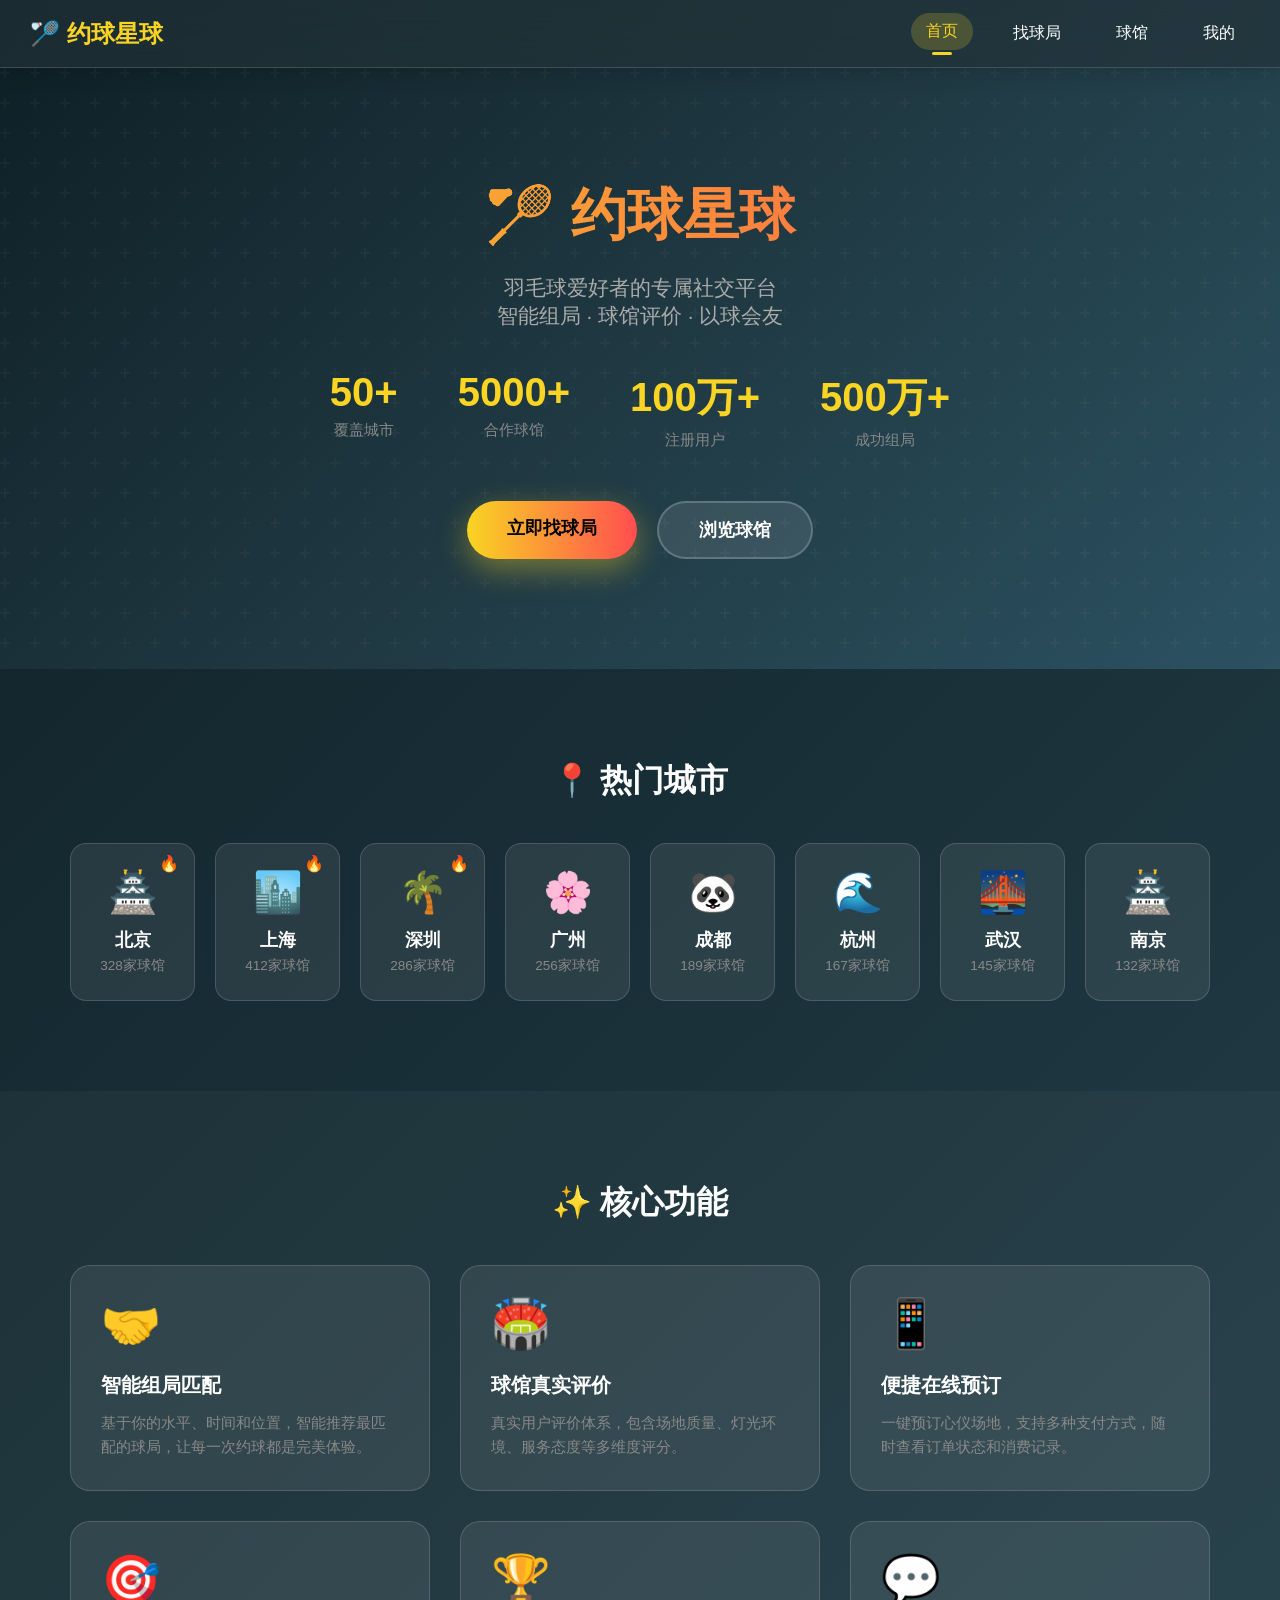
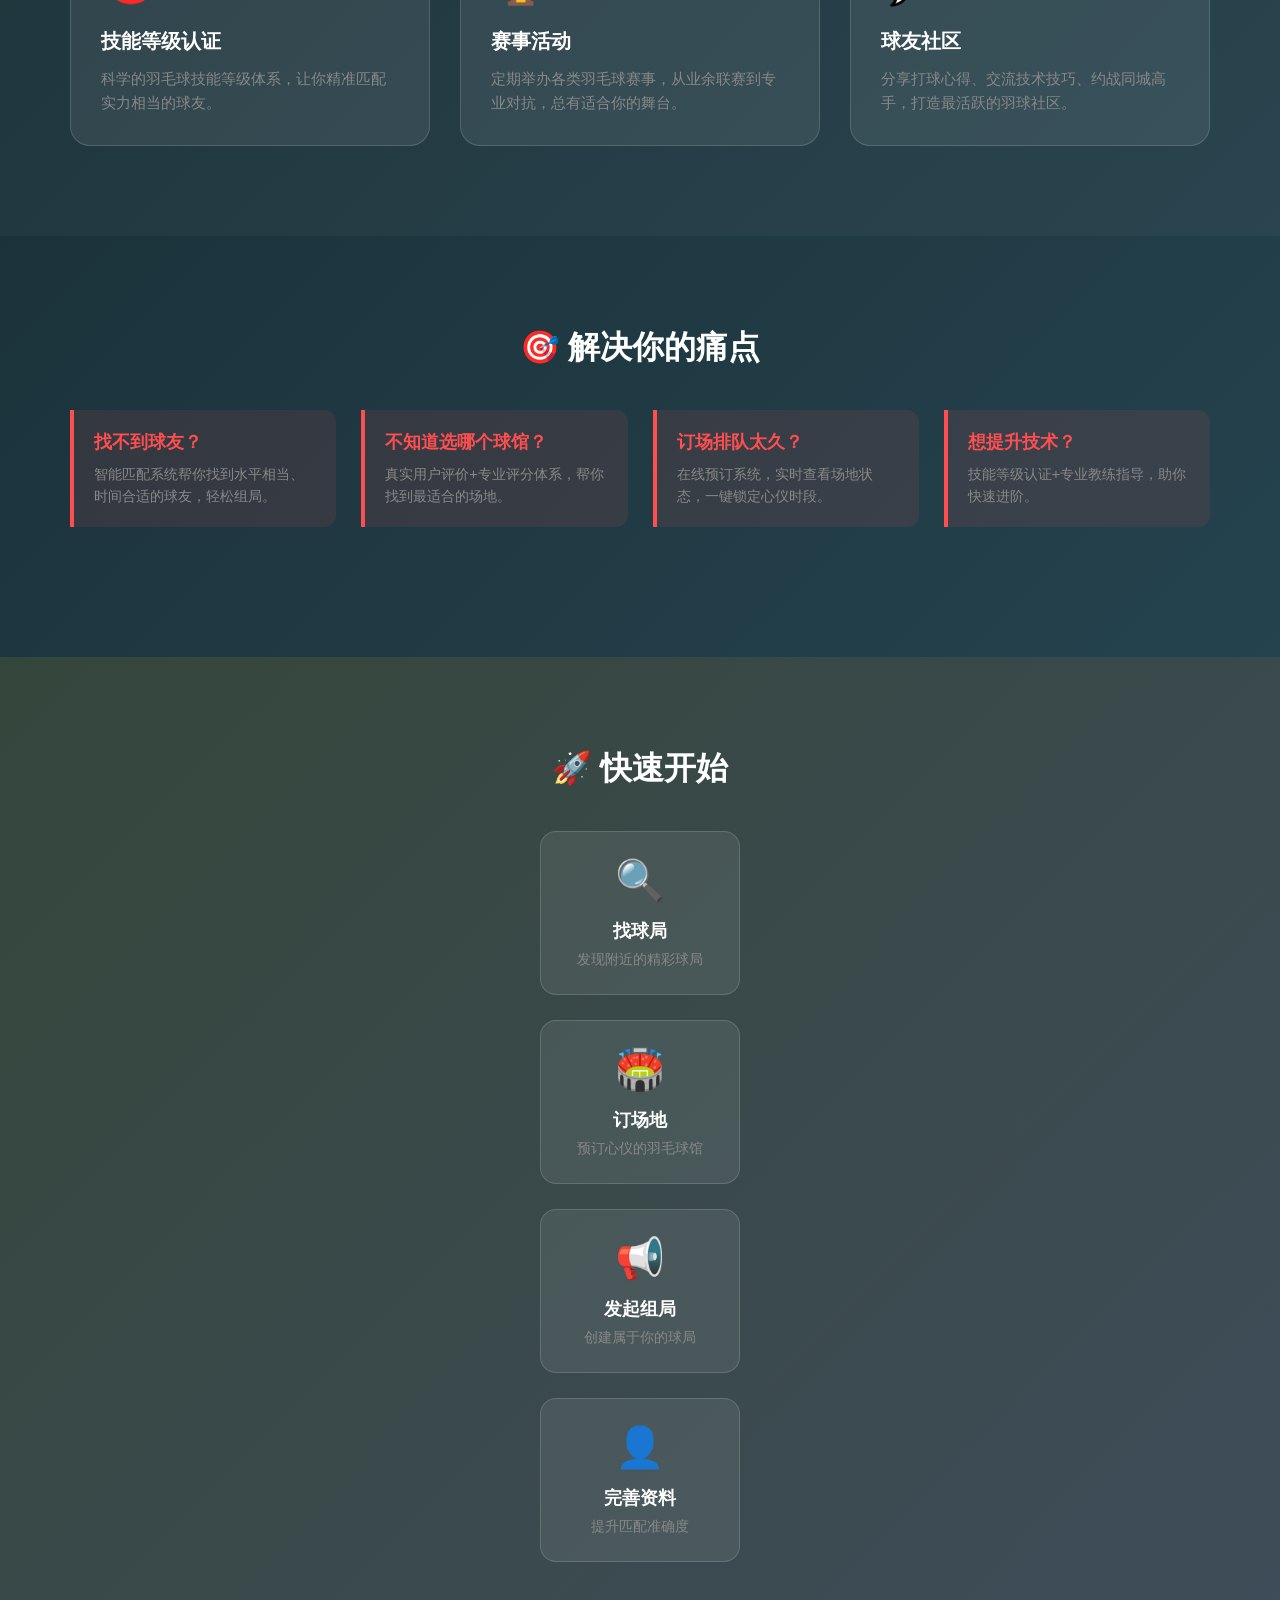
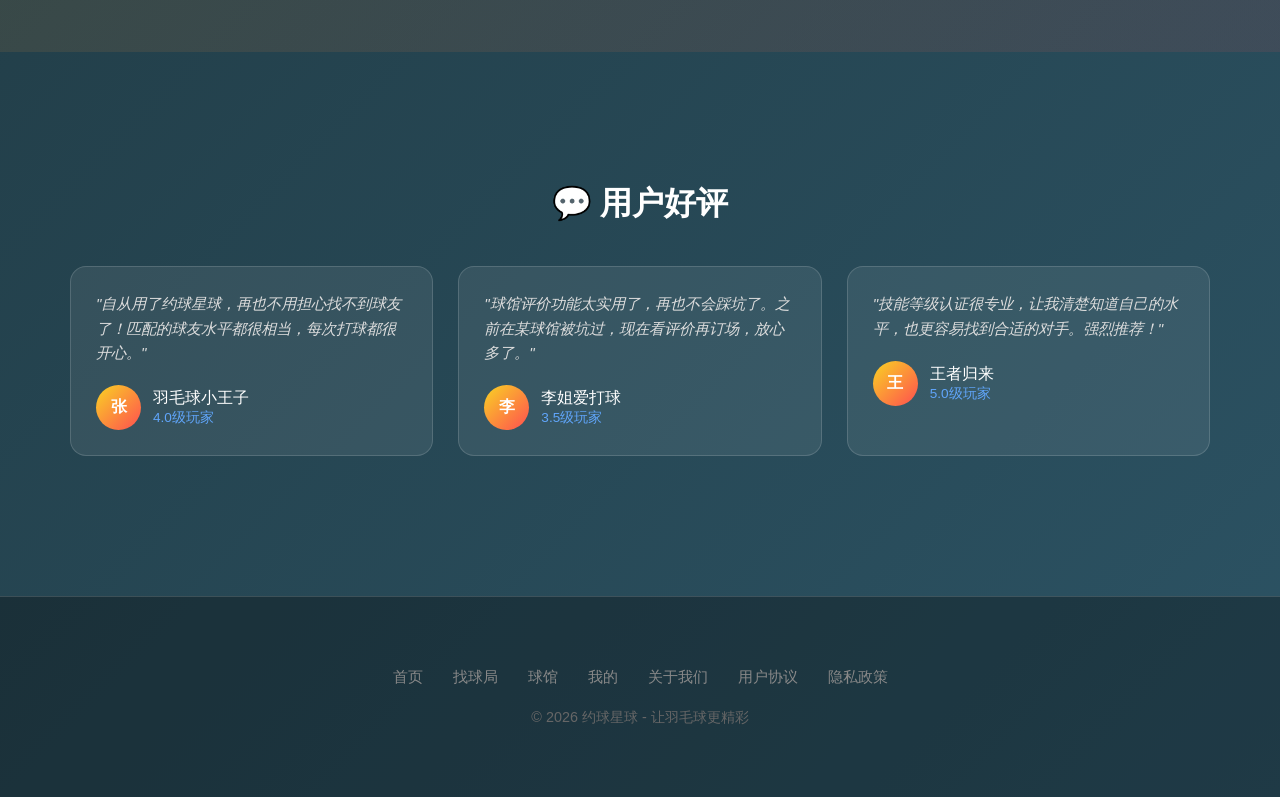
<file: yueqiuxingqiu.html>
<!DOCTYPE html>
<html lang="zh-CN">
<head>
    <meta charset="UTF-8">
    <meta name="viewport" content="width=device-width, initial-scale=1.0">
    <title>约球星球 - 羽毛球智能组局与球馆评价平台</title>
    <link rel="stylesheet" href="styles.css">
    <style>
        .hero {
            background: linear-gradient(135deg, rgba(15,32,39,0.95) 0%, rgba(32,58,67,0.95) 50%, rgba(44,83,100,0.95) 100%);
            padding: 80px 0;
            text-align: center;
            position: relative;
            overflow: hidden;
        }
        
        .hero::before {
            content: '';
            position: absolute;
            top: 0;
            left: 0;
            right: 0;
            bottom: 0;
            background: url("data:image/svg+xml,%3Csvg width='60' height='60' viewBox='0 0 60 60' xmlns='http://www.w3.org/2000/svg'%3E%3Cg fill='none' fill-rule='evenodd'%3E%3Cg fill='%23ffffff' fill-opacity='0.03'%3E%3Cpath d='M36 34v-4h-2v4h-4v2h4v4h2v-4h4v-2h-4zm0-30V0h-2v4h-4v2h4v4h2V6h4V4h-4zM6 34v-4H4v4H0v2h4v4h2v-4h4v-2H6zM6 4V0H4v4H0v2h4v4h2V6h4V4H6z'/%3E%3C/g%3E%3C/g%3E%3C/svg%3E");
        }
        
        .hero-content {
            position: relative;
            z-index: 1;
        }
        
        .hero-title {
            font-size: 3.5rem;
            font-weight: bold;
            background: linear-gradient(to right, var(--primary-color), var(--secondary-color));
            -webkit-background-clip: text;
            -webkit-text-fill-color: transparent;
            background-clip: text;
            margin-bottom: 20px;
            animation: fadeInUp 0.8s ease-out;
        }
        
        .hero-subtitle {
            font-size: 1.3rem;
            color: #aaa;
            margin-bottom: 40px;
            animation: fadeInUp 0.8s ease-out 0.2s both;
        }
        
        .hero-stats {
            display: flex;
            justify-content: center;
            gap: 60px;
            margin-bottom: 50px;
            animation: fadeInUp 0.8s ease-out 0.4s both;
        }
        
        .stat-item {
            text-align: center;
        }
        
        .stat-number {
            font-size: 2.5rem;
            font-weight: bold;
            color: var(--primary-color);
        }
        
        .stat-label {
            font-size: 0.95rem;
            color: #888;
            margin-top: 5px;
        }
        
        .hero-buttons {
            display: flex;
            justify-content: center;
            gap: 20px;
            animation: fadeInUp 0.8s ease-out 0.6s both;
        }
        
        .btn {
            padding: 15px 40px;
            border-radius: 30px;
            font-size: 1.1rem;
            font-weight: bold;
            cursor: pointer;
            transition: all 0.3s;
            text-decoration: none;
            display: inline-block;
        }
        
        .btn-primary {
            background: linear-gradient(to right, var(--primary-color), var(--secondary-color));
            color: #000;
        }
        
        .btn-primary:hover {
            transform: translateY(-3px);
            box-shadow: 0 10px 30px rgba(249,212,35,0.4);
        }
        
        .btn-secondary {
            background: rgba(255,255,255,0.1);
            border: 2px solid rgba(255,255,255,0.2);
            color: #fff;
        }
        
        .btn-secondary:hover {
            background: rgba(255,255,255,0.15);
            border-color: var(--primary-color);
            color: var(--primary-color);
        }
        
        @keyframes fadeInUp {
            from {
                opacity: 0;
                transform: translateY(30px);
            }
            to {
                opacity: 1;
                transform: translateY(0);
            }
        }
        
        .city-section {
            padding: 60px 0;
        }
        
        .section-title {
            font-size: 2rem;
            font-weight: bold;
            text-align: center;
            margin-bottom: 40px;
            color: #fff;
        }
        
        .city-grid {
            display: grid;
            grid-template-columns: repeat(auto-fit, minmax(120px, 1fr));
            gap: 20px;
        }
        
        .city-card {
            background: var(--dark-card);
            border-radius: 16px;
            padding: 25px;
            text-align: center;
            cursor: pointer;
            transition: all 0.3s;
            border: 1px solid var(--dark-border);
        }
        
        .city-card:hover {
            transform: translateY(-8px);
            border-color: var(--primary-color);
            box-shadow: 0 15px 35px rgba(249,212,35,0.2);
        }
        
        .city-icon {
            font-size: 2.5rem;
            margin-bottom: 12px;
        }
        
        .city-name {
            font-size: 1.1rem;
            font-weight: 600;
            color: #fff;
        }
        
        .city-count {
            font-size: 0.85rem;
            color: #888;
            margin-top: 5px;
        }
        
        .city-card.hot {
            position: relative;
        }
        
        .city-card.hot::after {
            content: '🔥';
            position: absolute;
            top: 10px;
            right: 15px;
            font-size: 1rem;
        }
        
        .features-section {
            padding: 60px 0;
            background: rgba(255,255,255,0.03);
        }
        
        .features-grid {
            display: grid;
            grid-template-columns: repeat(auto-fit, minmax(280px, 1fr));
            gap: 30px;
        }
        
        .feature-card {
            background: var(--dark-card);
            border-radius: 20px;
            padding: 30px;
            border: 1px solid var(--dark-border);
            transition: all 0.3s;
        }
        
        .feature-card:hover {
            transform: translateY(-5px);
            border-color: rgba(249,212,35,0.3);
        }
        
        .feature-icon {
            font-size: 3rem;
            margin-bottom: 20px;
        }
        
        .feature-title {
            font-size: 1.25rem;
            font-weight: bold;
            color: #fff;
            margin-bottom: 12px;
        }
        
        .feature-desc {
            color: #888;
            line-height: 1.6;
            font-size: 0.95rem;
        }
        
        .pain-section {
            padding: 60px 0;
        }
        
        .pain-grid {
            display: grid;
            grid-template-columns: repeat(auto-fit, minmax(250px, 1fr));
            gap: 25px;
        }
        
        .pain-item {
            background: rgba(255,78,80,0.1);
            border-left: 4px solid var(--secondary-color);
            border-radius: 0 12px 12px 0;
            padding: 20px;
        }
        
        .pain-item h4 {
            color: var(--secondary-color);
            margin-bottom: 10px;
            font-size: 1.1rem;
        }
        
        .pain-item p {
            color: #888;
            font-size: 0.9rem;
            line-height: 1.5;
        }
        
        .quick-actions {
            padding: 60px 0;
            background: linear-gradient(135deg, rgba(249,212,35,0.1) 0%, rgba(255,78,80,0.1) 100%);
        }
        
        .action-grid {
            display: grid;
            grid-template-columns: repeat(auto-fit, minmax(200px, 1fr));
            gap: 25px;
        }
        
        .action-card {
            background: var(--dark-card);
            border-radius: 16px;
            padding: 25px;
            text-align: center;
            cursor: pointer;
            transition: all 0.3s;
            border: 1px solid var(--dark-border);
        }
        
        .action-card:hover {
            transform: scale(1.05);
            border-color: var(--primary-color);
        }
        
        .action-icon {
            font-size: 2.5rem;
            margin-bottom: 15px;
        }
        
        .action-title {
            font-size: 1.1rem;
            font-weight: 600;
            color: #fff;
            margin-bottom: 8px;
        }
        
        .action-desc {
            font-size: 0.85rem;
            color: #888;
        }
        
        .testimonials-section {
            padding: 60px 0;
        }
        
        .testimonial-grid {
            display: grid;
            grid-template-columns: repeat(auto-fit, minmax(300px, 1fr));
            gap: 25px;
        }
        
        .testimonial-card {
            background: var(--dark-card);
            border-radius: 16px;
            padding: 25px;
            border: 1px solid var(--dark-border);
        }
        
        .testimonial-content {
            color: #ddd;
            font-size: 0.95rem;
            line-height: 1.6;
            margin-bottom: 20px;
            font-style: italic;
        }
        
        .testimonial-author {
            display: flex;
            align-items: center;
            gap: 12px;
        }
        
        .author-avatar {
            width: 45px;
            height: 45px;
            border-radius: 50%;
            background: linear-gradient(135deg, var(--primary-color), var(--secondary-color));
            display: flex;
            align-items: center;
            justify-content: center;
            font-size: 1rem;
            font-weight: bold;
        }
        
        .author-info {
            display: flex;
            flex-direction: column;
        }
        
        .author-name {
            color: #fff;
            font-weight: 500;
        }
        
        .author-level {
            font-size: 0.85rem;
            color: var(--info-color);
        }
        
        .footer {
            background: rgba(0,0,0,0.3);
            padding: 40px 0;
            text-align: center;
            border-top: 1px solid var(--dark-border);
        }
        
        .footer-links {
            display: flex;
            justify-content: center;
            gap: 30px;
            margin-bottom: 20px;
            flex-wrap: wrap;
        }
        
        .footer-links a {
            color: #888;
            text-decoration: none;
            font-size: 0.95rem;
            transition: color 0.3s;
        }
        
        .footer-links a:hover {
            color: var(--primary-color);
        }
        
        .footer-copy {
            color: #666;
            font-size: 0.9rem;
        }
        
        @media (max-width: 768px) {
            .hero-title {
                font-size: 2.2rem;
            }
            
            .hero-subtitle {
                font-size: 1.1rem;
            }
            
            .hero-stats {
                gap: 30px;
            }
            
            .stat-number {
                font-size: 1.8rem;
            }
            
            .btn {
                padding: 12px 25px;
                font-size: 1rem;
            }
        }
    </style>
</head>
<body>
    <div class="nav-bar">
        <div class="logo">🏸 约球星球</div>
        <div class="nav-links">
            <a href="yueqiuxingqiu.html" class="active">首页</a>
            <a href="yueqiu-group.html">找球局</a>
            <a href="yueqiu-court.html">球馆</a>
            <a href="yueqiu-profile.html">我的</a>
        </div>
    </div>

    <div class="hero">
        <canvas class="particles-canvas" id="particles-canvas"></canvas>
        <div class="container hero-content">
            <h1 class="hero-title">🏸 约球星球</h1>
            <p class="hero-subtitle">羽毛球爱好者的专属社交平台<br>智能组局 · 球馆评价 · 以球会友</p>
            
            <div class="hero-stats">
                <div class="stat-item">
                    <div class="stat-number">50+</div>
                    <div class="stat-label">覆盖城市</div>
                </div>
                <div class="stat-item">
                    <div class="stat-number">5000+</div>
                    <div class="stat-label">合作球馆</div>
                </div>
                <div class="stat-item">
                    <div class="stat-number">100万+</div>
                    <div class="stat-label">注册用户</div>
                </div>
                <div class="stat-item">
                    <div class="stat-number">500万+</div>
                    <div class="stat-label">成功组局</div>
                </div>
            </div>
            
            <div class="hero-buttons">
                <a href="yueqiu-group.html" class="btn btn-primary">立即找球局</a>
                <a href="yueqiu-court.html" class="btn btn-secondary">浏览球馆</a>
            </div>
        </div>
    </div>

    <div class="city-section">
        <div class="container">
            <h2 class="section-title">📍 热门城市</h2>
            <div class="city-grid">
                <div class="city-card hot" onclick="goToCity('beijing')">
                    <div class="city-icon">🏯</div>
                    <div class="city-name">北京</div>
                    <div class="city-count">328家球馆</div>
                </div>
                <div class="city-card hot" onclick="goToCity('shanghai')">
                    <div class="city-icon">🏙️</div>
                    <div class="city-name">上海</div>
                    <div class="city-count">412家球馆</div>
                </div>
                <div class="city-card hot" onclick="goToCity('shenzhen')">
                    <div class="city-icon">🌴</div>
                    <div class="city-name">深圳</div>
                    <div class="city-count">286家球馆</div>
                </div>
                <div class="city-card" onclick="goToCity('guangzhou')">
                    <div class="city-icon">🌸</div>
                    <div class="city-name">广州</div>
                    <div class="city-count">256家球馆</div>
                </div>
                <div class="city-card" onclick="goToCity('chengdu')">
                    <div class="city-icon">🐼</div>
                    <div class="city-name">成都</div>
                    <div class="city-count">189家球馆</div>
                </div>
                <div class="city-card" onclick="goToCity('hangzhou')">
                    <div class="city-icon">🌊</div>
                    <div class="city-name">杭州</div>
                    <div class="city-count">167家球馆</div>
                </div>
                <div class="city-card" onclick="goToCity('wuhan')">
                    <div class="city-icon">🌉</div>
                    <div class="city-name">武汉</div>
                    <div class="city-count">145家球馆</div>
                </div>
                <div class="city-card" onclick="goToCity('nanjing')">
                    <div class="city-icon">🏯</div>
                    <div class="city-name">南京</div>
                    <div class="city-count">132家球馆</div>
                </div>
            </div>
        </div>
    </div>

    <div class="features-section">
        <div class="container">
            <h2 class="section-title">✨ 核心功能</h2>
            <div class="features-grid">
                <div class="feature-card">
                    <div class="feature-icon">🤝</div>
                    <div class="feature-title">智能组局匹配</div>
                    <div class="feature-desc">基于你的水平、时间和位置，智能推荐最匹配的球局，让每一次约球都是完美体验。</div>
                </div>
                <div class="feature-card">
                    <div class="feature-icon">🏟️</div>
                    <div class="feature-title">球馆真实评价</div>
                    <div class="feature-desc">真实用户评价体系，包含场地质量、灯光环境、服务态度等多维度评分。</div>
                </div>
                <div class="feature-card">
                    <div class="feature-icon">📱</div>
                    <div class="feature-title">便捷在线预订</div>
                    <div class="feature-desc">一键预订心仪场地，支持多种支付方式，随时查看订单状态和消费记录。</div>
                </div>
                <div class="feature-card">
                    <div class="feature-icon">🎯</div>
                    <div class="feature-title">技能等级认证</div>
                    <div class="feature-desc">科学的羽毛球技能等级体系，让你精准匹配实力相当的球友。</div>
                </div>
                <div class="feature-card">
                    <div class="feature-icon">🏆</div>
                    <div class="feature-title">赛事活动</div>
                    <div class="feature-desc">定期举办各类羽毛球赛事，从业余联赛到专业对抗，总有适合你的舞台。</div>
                </div>
                <div class="feature-card">
                    <div class="feature-icon">💬</div>
                    <div class="feature-title">球友社区</div>
                    <div class="feature-desc">分享打球心得、交流技术技巧、约战同城高手，打造最活跃的羽球社区。</div>
                </div>
            </div>
        </div>
    </div>

    <div class="pain-section">
        <div class="container">
            <h2 class="section-title">🎯 解决你的痛点</h2>
            <div class="pain-grid">
                <div class="pain-item">
                    <h4>找不到球友？</h4>
                    <p>智能匹配系统帮你找到水平相当、时间合适的球友，轻松组局。</p>
                </div>
                <div class="pain-item">
                    <h4>不知道选哪个球馆？</h4>
                    <p>真实用户评价+专业评分体系，帮你找到最适合的场地。</p>
                </div>
                <div class="pain-item">
                    <h4>订场排队太久？</h4>
                    <p>在线预订系统，实时查看场地状态，一键锁定心仪时段。</p>
                </div>
                <div class="pain-item">
                    <h4>想提升技术？</h4>
                    <p>技能等级认证+专业教练指导，助你快速进阶。</p>
                </div>
            </div>
        </div>
    </div>

    <div class="quick-actions">
        <div class="container">
            <h2 class="section-title">🚀 快速开始</h2>
            <div class="action-grid">
                <div class="action-card" onclick="goToGroup()">
                    <div class="action-icon">🔍</div>
                    <div class="action-title">找球局</div>
                    <div class="action-desc">发现附近的精彩球局</div>
                </div>
                <div class="action-card" onclick="goToCourt()">
                    <div class="action-icon">🏟️</div>
                    <div class="action-title">订场地</div>
                    <div class="action-desc">预订心仪的羽毛球馆</div>
                </div>
                <div class="action-card" onclick="goToGroup()">
                    <div class="action-icon">📢</div>
                    <div class="action-title">发起组局</div>
                    <div class="action-desc">创建属于你的球局</div>
                </div>
                <div class="action-card" onclick="goToProfile()">
                    <div class="action-icon">👤</div>
                    <div class="action-title">完善资料</div>
                    <div class="action-desc">提升匹配准确度</div>
                </div>
            </div>
        </div>
    </div>

    <div class="testimonials-section">
        <div class="container">
            <h2 class="section-title">💬 用户好评</h2>
            <div class="testimonial-grid">
                <div class="testimonial-card">
                    <div class="testimonial-content">"自从用了约球星球，再也不用担心找不到球友了！匹配的球友水平都很相当，每次打球都很开心。"</div>
                    <div class="testimonial-author">
                        <div class="author-avatar">张</div>
                        <div class="author-info">
                            <div class="author-name">羽毛球小王子</div>
                            <div class="author-level">4.0级玩家</div>
                        </div>
                    </div>
                </div>
                <div class="testimonial-card">
                    <div class="testimonial-content">"球馆评价功能太实用了，再也不会踩坑了。之前在某球馆被坑过，现在看评价再订场，放心多了。"</div>
                    <div class="testimonial-author">
                        <div class="author-avatar">李</div>
                        <div class="author-info">
                            <div class="author-name">李姐爱打球</div>
                            <div class="author-level">3.5级玩家</div>
                        </div>
                    </div>
                </div>
                <div class="testimonial-card">
                    <div class="testimonial-content">"技能等级认证很专业，让我清楚知道自己的水平，也更容易找到合适的对手。强烈推荐！"</div>
                    <div class="testimonial-author">
                        <div class="author-avatar">王</div>
                        <div class="author-info">
                            <div class="author-name">王者归来</div>
                            <div class="author-level">5.0级玩家</div>
                        </div>
                    </div>
                </div>
            </div>
        </div>
    </div>

    <div class="footer">
        <div class="container">
            <div class="footer-links">
                <a href="yueqiuxingqiu.html">首页</a>
                <a href="yueqiu-group.html">找球局</a>
                <a href="yueqiu-court.html">球馆</a>
                <a href="yueqiu-profile.html">我的</a>
                <a href="#">关于我们</a>
                <a href="#">用户协议</a>
                <a href="#">隐私政策</a>
            </div>
            <div class="footer-copy">© 2026 约球星球 - 让羽毛球更精彩</div>
        </div>
    </div>

    <script>
        function goToCity(city) {
            window.location.href = 'yueqiu-court.html?city=' + city;
        }
        function goToGroup() {
            window.location.href = 'yueqiu-group.html';
        }
        function goToCourt() {
            window.location.href = 'yueqiu-court.html';
        }
        function goToProfile() {
            window.location.href = 'yueqiu-profile.html';
        }

        // 羽毛球粒子背景动画
        (function initParticles() {
            const canvas = document.getElementById('particles-canvas');
            if (!canvas) return;
            const ctx = canvas.getContext('2d');
            const hero = document.querySelector('.hero');
            let particles = [];
            const emojis = ['🏸', '⚡', '✨', '💫'];

            function resize() {
                canvas.width = hero.offsetWidth;
                canvas.height = hero.offsetHeight;
            }
            resize();
            window.addEventListener('resize', resize);

            function createParticle() {
                return {
                    x: Math.random() * canvas.width,
                    y: Math.random() * canvas.height,
                    emoji: emojis[Math.floor(Math.random() * emojis.length)],
                    size: 12 + Math.random() * 20,
                    speedX: (Math.random() - 0.5) * 0.8,
                    speedY: (Math.random() - 0.5) * 0.8,
                    opacity: 0.15 + Math.random() * 0.25,
                    rotation: Math.random() * 360,
                    rotSpeed: (Math.random() - 0.5) * 2
                };
            }

            for (let i = 0; i < 20; i++) {
                particles.push(createParticle());
            }

            function animate() {
                ctx.clearRect(0, 0, canvas.width, canvas.height);
                particles.forEach((p, i) => {
                    p.x += p.speedX;
                    p.y += p.speedY;
                    p.rotation += p.rotSpeed;

                    if (p.x < -30) p.x = canvas.width + 30;
                    if (p.x > canvas.width + 30) p.x = -30;
                    if (p.y < -30) p.y = canvas.height + 30;
                    if (p.y > canvas.height + 30) p.y = -30;

                    ctx.save();
                    ctx.translate(p.x, p.y);
                    ctx.rotate(p.rotation * Math.PI / 180);
                    ctx.globalAlpha = p.opacity;
                    ctx.font = p.size + 'px serif';
                    ctx.textAlign = 'center';
                    ctx.textBaseline = 'middle';
                    ctx.fillText(p.emoji, 0, 0);
                    ctx.restore();
                });
                requestAnimationFrame(animate);
            }
            animate();
        })();

        // 返回顶部按钮
        (function initBackToTop() {
            const btn = document.createElement('div');
            btn.className = 'back-to-top';
            btn.innerHTML = '↑';
            btn.onclick = function() { window.scrollTo({ top: 0, behavior: 'smooth' }); };
            document.body.appendChild(btn);

            window.addEventListener('scroll', function() {
                if (window.scrollY > 400) {
                    btn.classList.add('visible');
                } else {
                    btn.classList.remove('visible');
                }
            });
        })();
    </script>
</body>
</html>
</file>
<file: styles.css>
:root {
    --primary-color: #f9d423;
    --secondary-color: #ff4e50;
    --success-color: #2ecc71;
    --info-color: #60a5fa;
    --warning-color: #fbbf24;
    --dark-bg: #0f2027;
    --dark-card: rgba(255, 255, 255, 0.08);
    --dark-border: rgba(255, 255, 255, 0.15);
    --text-color: #fff;
    --text-secondary: rgba(255, 255, 255, 0.7);
    --bg-color: #0f2027;
    --card-bg: rgba(255, 255, 255, 0.08);
    --border-color: rgba(255, 255, 255, 0.15);
    --font-size-base: 16px;
}

body.theme-light {
    --bg-color: #f5f7fa;
    --card-bg: #ffffff;
    --border-color: #e5e7eb;
    --text-color: #1f2937;
    --text-secondary: #6b7280;
    --dark-bg: #f5f7fa;
    --dark-card: #ffffff;
    --dark-border: #e5e7eb;
}

body.theme-light {
    background: var(--bg-color);
    color: var(--text-color);
}

body.theme-light .nav-bar,
body.theme-light .modal,
body.theme-light .modal-content {
    background: #ffffff !important;
    color: var(--text-color);
}

body.theme-light .group-card,
body.theme-light .court-card,
body.theme-light .card,
body.theme-light .stat-card,
body.theme-light .profile-card,
body.theme-light .menu-item {
    background: #ffffff;
    border-color: #e5e7eb;
    color: var(--text-color);
}

body.theme-light .info-row .label,
body.theme-light .location-detail,
body.theme-light .organizer-level,
body.theme-light .court-address,
body.theme-light .distance {
    color: #6b7280;
}

body.theme-light .modal-overlay {
    background: rgba(0, 0, 0, 0.5);
}

body.theme-colorful {
    --primary-color: #ec4899;
    --secondary-color: #8b5cf6;
}

body.font-small { font-size: 14px; --font-size-base: 14px; }
body.font-medium { font-size: 16px; --font-size-base: 16px; }
body.font-large { font-size: 18px; --font-size-base: 18px; }
body.font-xlarge { font-size: 20px; --font-size-base: 20px; }

body.animation-off * {
    animation: none !important;
    transition: none !important;
}

* {
    margin: 0;
    padding: 0;
    box-sizing: border-box;
    font-family: 'PingFang SC', 'Microsoft YaHei', -apple-system, sans-serif;
}

html {
    scroll-behavior: smooth;
}

body {
    background: linear-gradient(135deg, #0f2027 0%, #203a43 50%, #2c5364 100%);
    color: #fff;
    min-height: 100vh;
    padding: 0;
}

.nav-bar {
    background: rgba(255, 255, 255, 0.05);
    backdrop-filter: blur(20px);
    padding: 15px 30px;
    display: flex;
    justify-content: space-between;
    align-items: center;
    position: sticky;
    top: 0;
    z-index: 100;
    border-bottom: 1px solid var(--dark-border);
    box-shadow: 0 2px 20px rgba(0, 0, 0, 0.2);
}

.nav-bar .logo {
    font-size: 1.5rem;
    font-weight: bold;
    color: var(--primary-color);
    display: flex;
    align-items: center;
    gap: 8px;
}

.nav-bar .nav-links {
    display: flex;
    gap: 25px;
}

.nav-bar .nav-links a {
    color: #fff;
    text-decoration: none;
    font-size: 1rem;
    padding: 8px 15px;
    border-radius: 20px;
    transition: all 0.3s cubic-bezier(0.4, 0, 0.2, 1);
    position: relative;
}

.nav-bar .nav-links a:hover,
.nav-bar .nav-links a.active {
    background: rgba(249, 212, 35, 0.2);
    color: var(--primary-color);
    transform: translateY(-2px);
}

.nav-bar .nav-links a.active::after {
    content: '';
    position: absolute;
    bottom: -5px;
    left: 50%;
    transform: translateX(-50%);
    width: 20px;
    height: 3px;
    background: var(--primary-color);
    border-radius: 2px;
}

.container {
    max-width: 1200px;
    margin: 0 auto;
    padding: 30px;
}

.btn-primary {
    background: linear-gradient(135deg, var(--primary-color), var(--secondary-color));
    border: none;
    padding: 16px 50px;
    border-radius: 40px;
    font-size: 1.2rem;
    font-weight: bold;
    color: #000;
    cursor: pointer;
    text-decoration: none;
    display: inline-block;
    transition: all 0.3s cubic-bezier(0.4, 0, 0.2, 1);
    box-shadow: 0 10px 30px rgba(249, 212, 35, 0.4);
}

.btn-primary:hover {
    transform: scale(1.05);
    box-shadow: 0 15px 40px rgba(249, 212, 35, 0.6);
}

.btn-secondary {
    background: rgba(255, 255, 255, 0.1);
    border: 1px solid var(--dark-border);
    padding: 12px 30px;
    border-radius: 30px;
    font-size: 1rem;
    font-weight: 600;
    color: #fff;
    cursor: pointer;
    text-decoration: none;
    display: inline-block;
    transition: all 0.3s cubic-bezier(0.4, 0, 0.2, 1);
}

.btn-secondary:hover {
    background: rgba(255, 255, 255, 0.2);
    border-color: rgba(255, 255, 255, 0.3);
    transform: translateY(-2px);
}

.card {
    background: var(--dark-card);
    border-radius: 25px;
    padding: 30px;
    border: 1px solid var(--dark-border);
    transition: all 0.4s cubic-bezier(0.4, 0, 0.2, 1);
    backdrop-filter: blur(10px);
}

.card:hover {
    background: rgba(255, 255, 255, 0.12);
    transform: translateY(-8px);
    box-shadow: 0 25px 50px rgba(0, 0, 0, 0.3);
}

.card-icon {
    font-size: 3.5rem;
    margin-bottom: 15px;
    animation: float 3s ease-in-out infinite;
}

@keyframes float {
    0%, 100% { transform: translateY(0); }
    50% { transform: translateY(-10px); }
}

.card h3 {
    font-size: 1.4rem;
    color: var(--primary-color);
    margin-bottom: 12px;
}

.card p {
    font-size: 0.95rem;
    color: #ccc;
    line-height: 1.6;
}

.pain-point {
    background: rgba(255, 77, 77, 0.15);
    border-left: 5px solid var(--secondary-color);
    padding: 25px;
    border-radius: 15px;
    margin: 30px 0;
    max-width: 900px;
    margin-left: auto;
    margin-right: auto;
    animation: slideIn 0.6s ease-out;
}

@keyframes slideIn {
    from {
        opacity: 0;
        transform: translateX(-20px);
    }
    to {
        opacity: 1;
        transform: translateX(0);
    }
}

.pain-point h3 {
    color: #ff8a80;
    font-size: 1.3rem;
    margin-bottom: 12px;
}

.pain-point p {
    color: #ddd;
    line-height: 1.7;
}

.tag {
    display: inline-block;
    padding: 5px 12px;
    border-radius: 12px;
    font-size: 0.85rem;
    font-weight: 500;
    margin: 4px;
}

.tag.good {
    background: rgba(46, 204, 113, 0.2);
    color: var(--success-color);
}

.tag.warning {
    background: rgba(255, 165, 0, 0.2);
    color: var(--warning-color);
}

.tag.info {
    background: rgba(96, 165, 250, 0.2);
    color: var(--info-color);
}

.modal-overlay {
    display: none;
    position: fixed;
    top: 0;
    left: 0;
    right: 0;
    bottom: 0;
    background: rgba(0, 0, 0, 0.8);
    backdrop-filter: blur(10px);
    z-index: 1000;
    justify-content: center;
    align-items: center;
    padding: 20px;
    animation: fadeIn 0.3s ease;
}

@keyframes fadeIn {
    from { opacity: 0; }
    to { opacity: 1; }
}

.modal-overlay.active {
    display: flex;
}

.modal {
    background: rgba(20, 30, 40, 0.98);
    border-radius: 25px;
    padding: 35px;
    max-width: 500px;
    width: 100%;
    border: 1px solid var(--dark-border);
    animation: scaleIn 0.3s cubic-bezier(0.4, 0, 0.2, 1);
}

@keyframes scaleIn {
    from {
        opacity: 0;
        transform: scale(0.9);
    }
    to {
        opacity: 1;
        transform: scale(1);
    }
}

.form-group {
    margin-bottom: 20px;
}

.form-group label {
    display: block;
    color: #aaa;
    font-size: 0.9rem;
    margin-bottom: 8px;
}

.form-group input,
.form-group select,
.form-group textarea {
    width: 100%;
    padding: 12px 15px;
    background: rgba(255, 255, 255, 0.08);
    border: 1px solid var(--dark-border);
    border-radius: 12px;
    color: #fff;
    font-size: 1rem;
    transition: all 0.3s;
}

.form-group select option {
    background: #1a2332;
    color: #fff;
    padding: 10px;
}

.form-group select option:hover,
.form-group select option:checked {
    background: linear-gradient(135deg, #f9d423, #ff4e50);
    color: #fff;
}

.form-group select optgroup {
    background: transparent;
    color: #f9d423;
    font-weight: bold;
    font-size: 1rem;
}

.form-group select optgroup option {
    background: #1a2332;
    color: #fff;
    padding: 10px;
    font-weight: normal;
}

.form-group select optgroup option:hover {
    background: linear-gradient(135deg, #f9d423, #ff4e50);
    color: #fff;
}

.form-group input:focus,
.form-group select:focus,
.form-group textarea:focus {
    outline: none;
    border-color: var(--primary-color);
    box-shadow: 0 0 20px rgba(249, 212, 35, 0.2);
}

.form-group textarea {
    resize: vertical;
    min-height: 80px;
}

.footer {
    text-align: center;
    padding: 40px 30px;
    color: #7f8c8d;
    font-size: 0.9rem;
    border-top: 1px solid var(--dark-border);
    margin-top: 50px;
    background: rgba(0, 0, 0, 0.2);
}

.hero-section {
    text-align: center;
    padding: 80px 0;
    animation: fadeInUp 0.8s ease-out;
}

@keyframes fadeInUp {
    from {
        opacity: 0;
        transform: translateY(30px);
    }
    to {
        opacity: 1;
        transform: translateY(0);
    }
}

.hero-section h1 {
    font-size: 4rem;
    margin-bottom: 20px;
    background: linear-gradient(135deg, var(--primary-color), var(--secondary-color));
    -webkit-background-clip: text;
    -webkit-text-fill-color: transparent;
    font-weight: 900;
    letter-spacing: 3px;
    text-shadow: 0 0 60px rgba(249, 212, 35, 0.3);
}

.hero-section .subtitle {
    font-size: 1.4rem;
    color: #a0d9ef;
    margin-bottom: 35px;
}

.feature-grid {
    display: grid;
    grid-template-columns: repeat(auto-fit, minmax(250px, 1fr));
    gap: 25px;
    margin: 50px 0;
}

.value-section {
    background: var(--dark-card);
    border-radius: 20px;
    padding: 40px;
    margin: 50px 0;
    border: 1px solid var(--dark-border);
}

.value-section h3 {
    color: var(--success-color);
    margin-bottom: 15px;
    font-size: 1.5rem;
}

.value-section p {
    color: #ddd;
    line-height: 1.8;
    margin-bottom: 12px;
}

.value-section .highlight {
    color: var(--primary-color);
    font-weight: bold;
}

.quick-actions {
    display: grid;
    grid-template-columns: repeat(auto-fit, minmax(180px, 1fr));
    gap: 20px;
    margin: 40px 0;
}

.quick-btn {
    background: var(--dark-card);
    border: 1px solid var(--dark-border);
    border-radius: 15px;
    padding: 25px 20px;
    text-align: center;
    cursor: pointer;
    transition: all 0.3s cubic-bezier(0.4, 0, 0.2, 1);
}

.quick-btn:hover {
    background: rgba(249, 212, 35, 0.15);
    border-color: var(--primary-color);
    transform: translateY(-8px);
    box-shadow: 0 15px 35px rgba(249, 212, 35, 0.2);
}

.quick-btn .icon {
    font-size: 2.2rem;
    margin-bottom: 12px;
}

.quick-btn .text {
    font-size: 1rem;
    color: #fff;
}

@media (max-width: 768px) {
    .nav-bar {
        padding: 12px 20px;
    }

    .nav-bar .nav-links {
        gap: 10px;
    }

    .nav-bar .nav-links a {
        font-size: 0.85rem;
        padding: 6px 10px;
    }

    .hero-section h1 {
        font-size: 2.5rem;
    }

    .container {
        padding: 20px;
    }

    .feature-grid {
        grid-template-columns: 1fr;
    }

    .hero-section {
        padding: 40px 0;
    }
}

@media (max-width: 480px) {
    .nav-bar {
        flex-direction: column;
        gap: 10px;
    }

    .hero-section h1 {
        font-size: 2rem;
    }

    .btn-primary {
        padding: 14px 35px;
        font-size: 1.1rem;
    }
}

@keyframes toastSlideDown {
    from {
        opacity: 0;
        transform: translateX(-50%) translateY(-30px);
    }
    to {
        opacity: 1;
        transform: translateX(-50%) translateY(0);
    }
}

@keyframes toastSlideUp {
    from {
        opacity: 1;
        transform: translateX(-50%) translateY(0);
    }
    to {
        opacity: 0;
        transform: translateX(-50%) translateY(-30px);
    }
}

/* ===== 第1轮优化：全局增强样式 ===== */

/* 美化滚动条 */
::-webkit-scrollbar {
    width: 8px;
    height: 8px;
}

::-webkit-scrollbar-track {
    background: rgba(255, 255, 255, 0.03);
    border-radius: 4px;
}

::-webkit-scrollbar-thumb {
    background: linear-gradient(135deg, rgba(249, 212, 35, 0.4), rgba(255, 78, 80, 0.4));
    border-radius: 4px;
    transition: background 0.3s;
}

::-webkit-scrollbar-thumb:hover {
    background: linear-gradient(135deg, rgba(249, 212, 35, 0.6), rgba(255, 78, 80, 0.6));
}

/* 文本选中颜色 */
::selection {
    background: rgba(249, 212, 35, 0.3);
    color: #fff;
}

/* 粒子背景画布 */
.particles-canvas {
    position: absolute;
    top: 0;
    left: 0;
    width: 100%;
    height: 100%;
    pointer-events: none;
    z-index: 0;
}

/* 返回顶部按钮 */
.back-to-top {
    position: fixed;
    bottom: 30px;
    right: 30px;
    width: 50px;
    height: 50px;
    background: linear-gradient(135deg, var(--primary-color), var(--secondary-color));
    border-radius: 50%;
    display: flex;
    align-items: center;
    justify-content: center;
    cursor: pointer;
    z-index: 999;
    opacity: 0;
    visibility: hidden;
    transform: translateY(20px) scale(0.8);
    transition: all 0.4s cubic-bezier(0.4, 0, 0.2, 1);
    box-shadow: 0 5px 25px rgba(249, 212, 35, 0.4);
    font-size: 1.4rem;
    color: #000;
    font-weight: bold;
}

.back-to-top.visible {
    opacity: 1;
    visibility: visible;
    transform: translateY(0) scale(1);
}

.back-to-top:hover {
    transform: translateY(-5px) scale(1.1);
    box-shadow: 0 10px 35px rgba(249, 212, 35, 0.6);
}

/* 骨架屏动画 */
.skeleton {
    background: linear-gradient(90deg,
        rgba(255, 255, 255, 0.05) 25%,
        rgba(255, 255, 255, 0.12) 50%,
        rgba(255, 255, 255, 0.05) 75%
    );
    background-size: 200% 100%;
    animation: skeleton-loading 1.5s ease-in-out infinite;
    border-radius: 12px;
}

@keyframes skeleton-loading {
    0% { background-position: 200% 0; }
    100% { background-position: -200% 0; }
}

.skeleton-card {
    height: 200px;
    border-radius: 16px;
    margin-bottom: 20px;
}

/* 页面加载淡入 */
.page-loader {
    position: fixed;
    top: 0;
    left: 0;
    right: 0;
    bottom: 0;
    background: linear-gradient(135deg, #0f2027 0%, #203a43 50%, #2c5364 100%);
    display: flex;
    flex-direction: column;
    align-items: center;
    justify-content: center;
    z-index: 9999;
    transition: opacity 0.5s ease, visibility 0.5s ease;
}

.page-loader.hidden {
    opacity: 0;
    visibility: hidden;
}

.page-loader .loader-icon {
    font-size: 3.5rem;
    animation: loader-bounce 0.8s ease-in-out infinite alternate;
}

.page-loader .loader-text {
    color: var(--primary-color);
    font-size: 1.2rem;
    margin-top: 15px;
    font-weight: bold;
    letter-spacing: 2px;
}

@keyframes loader-bounce {
    from { transform: translateY(0) rotate(-10deg); }
    to { transform: translateY(-20px) rotate(10deg); }
}

/* 卡片渐变边框光效 */
.card-glow {
    position: relative;
    overflow: hidden;
}

.card-glow::before {
    content: '';
    position: absolute;
    top: -2px;
    left: -2px;
    right: -2px;
    bottom: -2px;
    background: linear-gradient(135deg, var(--primary-color), var(--secondary-color), var(--info-color));
    border-radius: inherit;
    opacity: 0;
    z-index: -1;
    transition: opacity 0.4s ease;
}

.card-glow:hover::before {
    opacity: 0.5;
}

/* 全局动画增强 - 渐入 */
.fade-in-up {
    animation: globalFadeInUp 0.6s ease-out forwards;
}

@keyframes globalFadeInUp {
    from {
        opacity: 0;
        transform: translateY(30px);
    }
    to {
        opacity: 1;
        transform: translateY(0);
    }
}

.fade-in {
    animation: globalFadeIn 0.5s ease-out forwards;
}

@keyframes globalFadeIn {
    from { opacity: 0; }
    to { opacity: 1; }
}

/* 错抖动画 */
.shake {
    animation: shake 0.4s ease;
}

@keyframes shake {
    0%, 100% { transform: translateX(0); }
    25% { transform: translateX(-8px); }
    50% { transform: translateX(8px); }
    75% { transform: translateX(-4px); }
}

/* 空状态样式 */
.empty-state {
    text-align: center;
    padding: 60px 20px;
}

.empty-state .empty-icon {
    font-size: 4rem;
    margin-bottom: 20px;
    opacity: 0.4;
    animation: float 3s ease-in-out infinite;
}

.empty-state .empty-title {
    color: var(--text-secondary);
    font-size: 1.1rem;
    margin-bottom: 10px;
}

.empty-state .empty-desc {
    color: rgba(255, 255, 255, 0.3);
    font-size: 0.9rem;
    margin-bottom: 20px;
}

/* 脉冲点动画（用于在线/活跃状态） */
.pulse-dot {
    display: inline-block;
    width: 8px;
    height: 8px;
    background: var(--success-color);
    border-radius: 50%;
    margin-right: 6px;
    animation: pulse 2s ease-in-out infinite;
}

@keyframes pulse {
    0%, 100% { opacity: 1; box-shadow: 0 0 0 0 rgba(46, 204, 113, 0.4); }
    50% { opacity: 0.7; box-shadow: 0 0 0 6px rgba(46, 204, 113, 0); }
}
</file>
